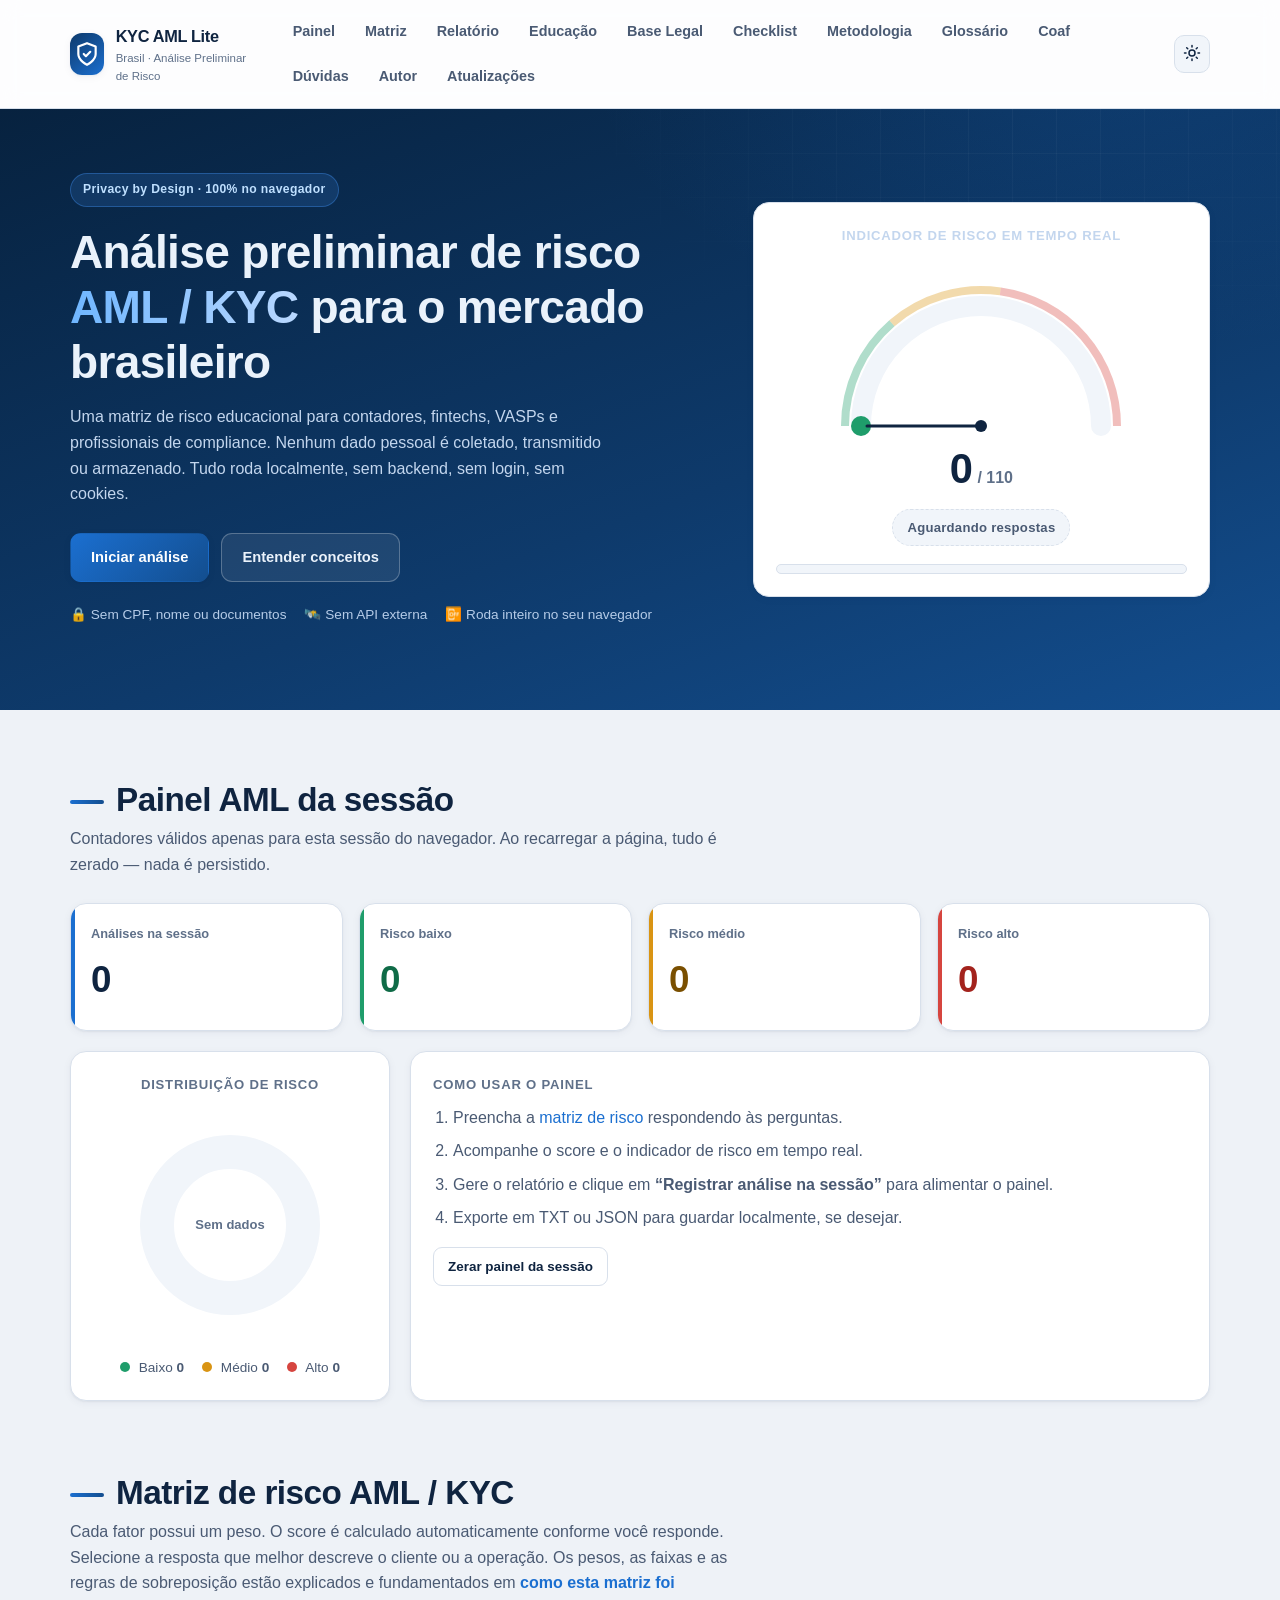
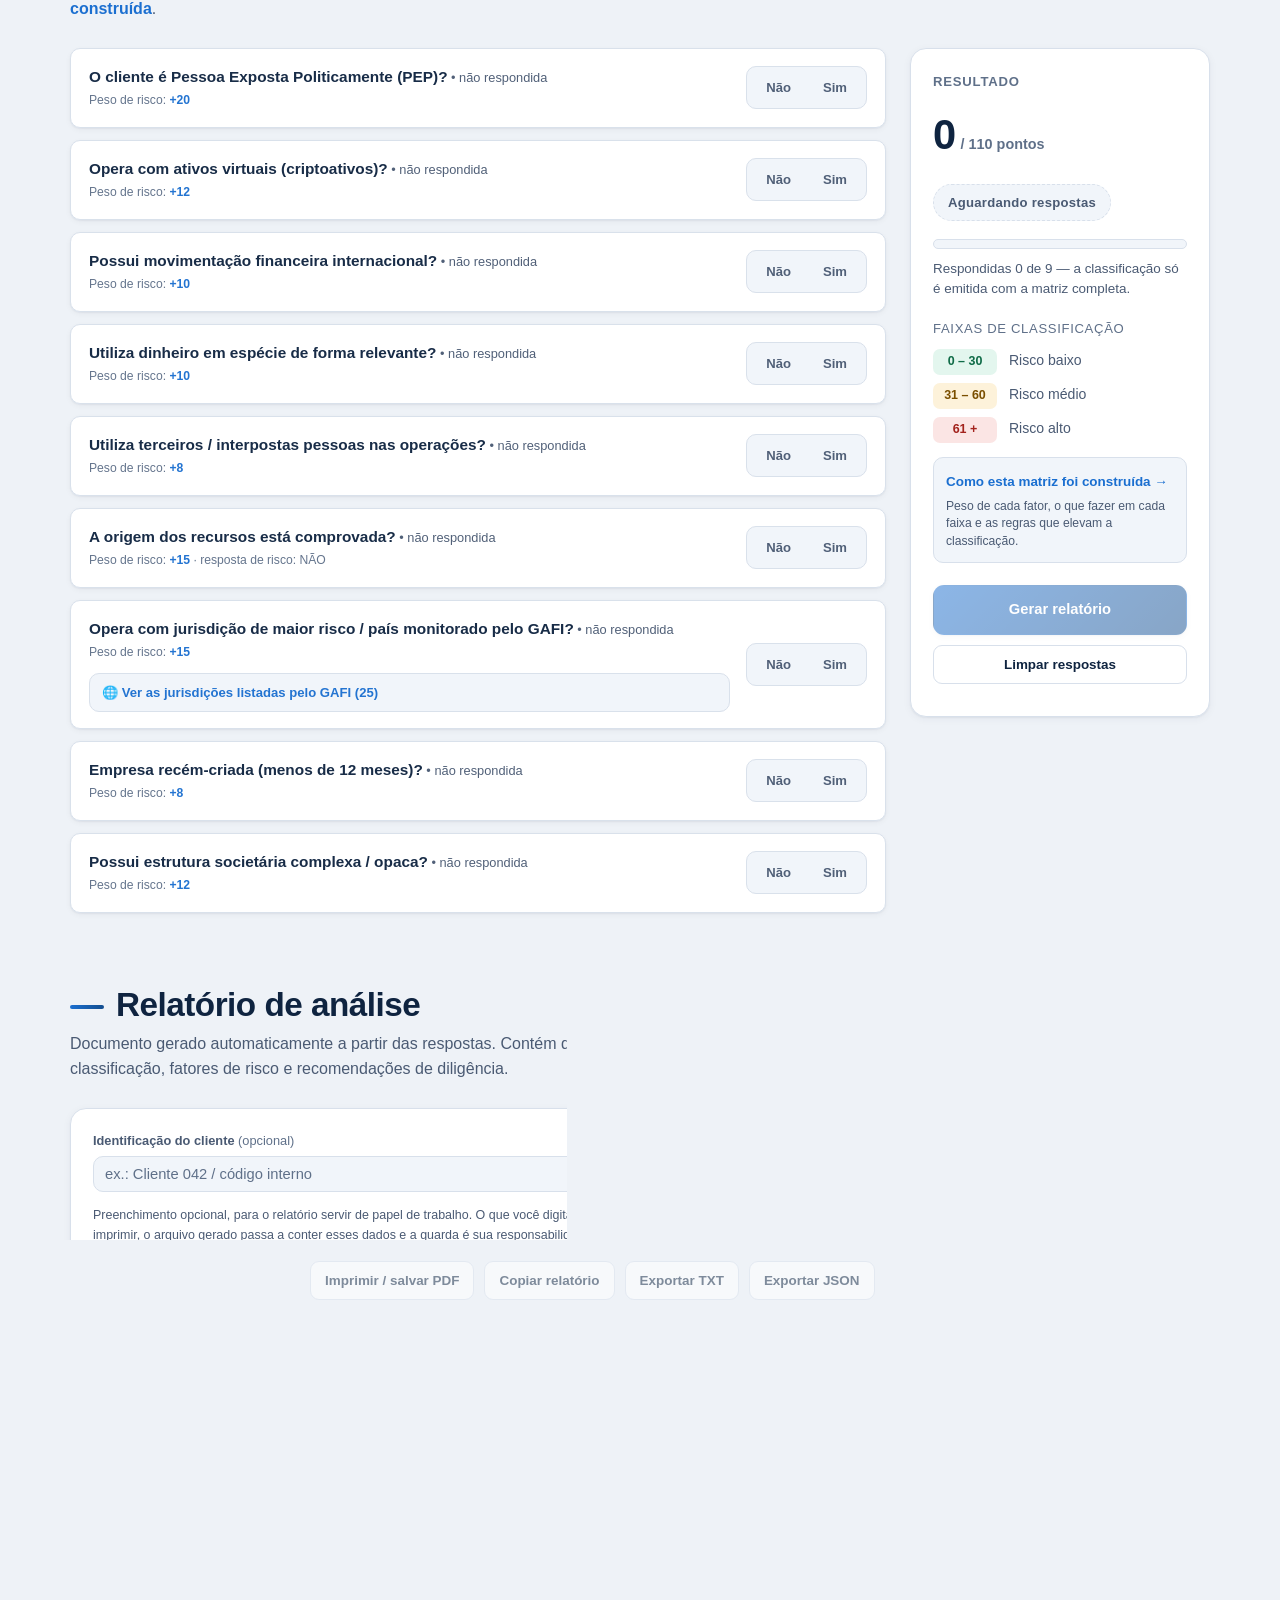
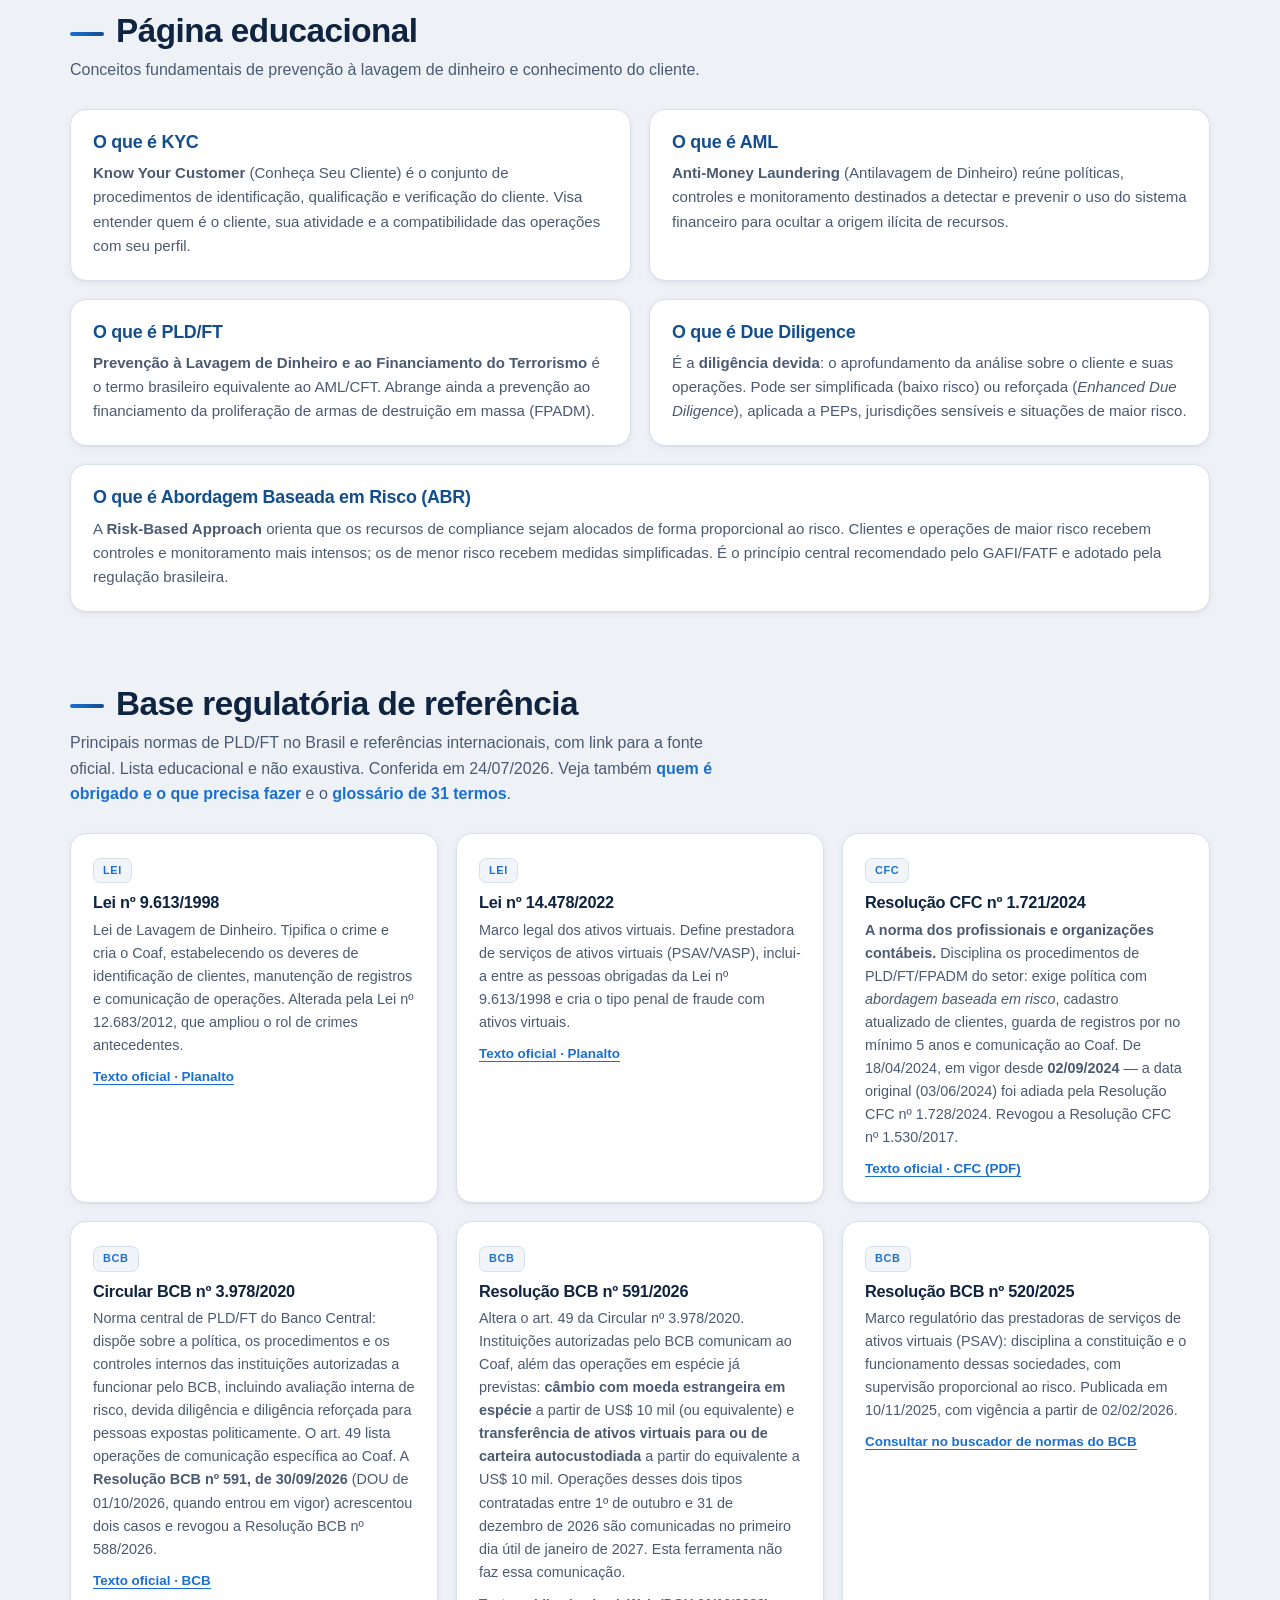
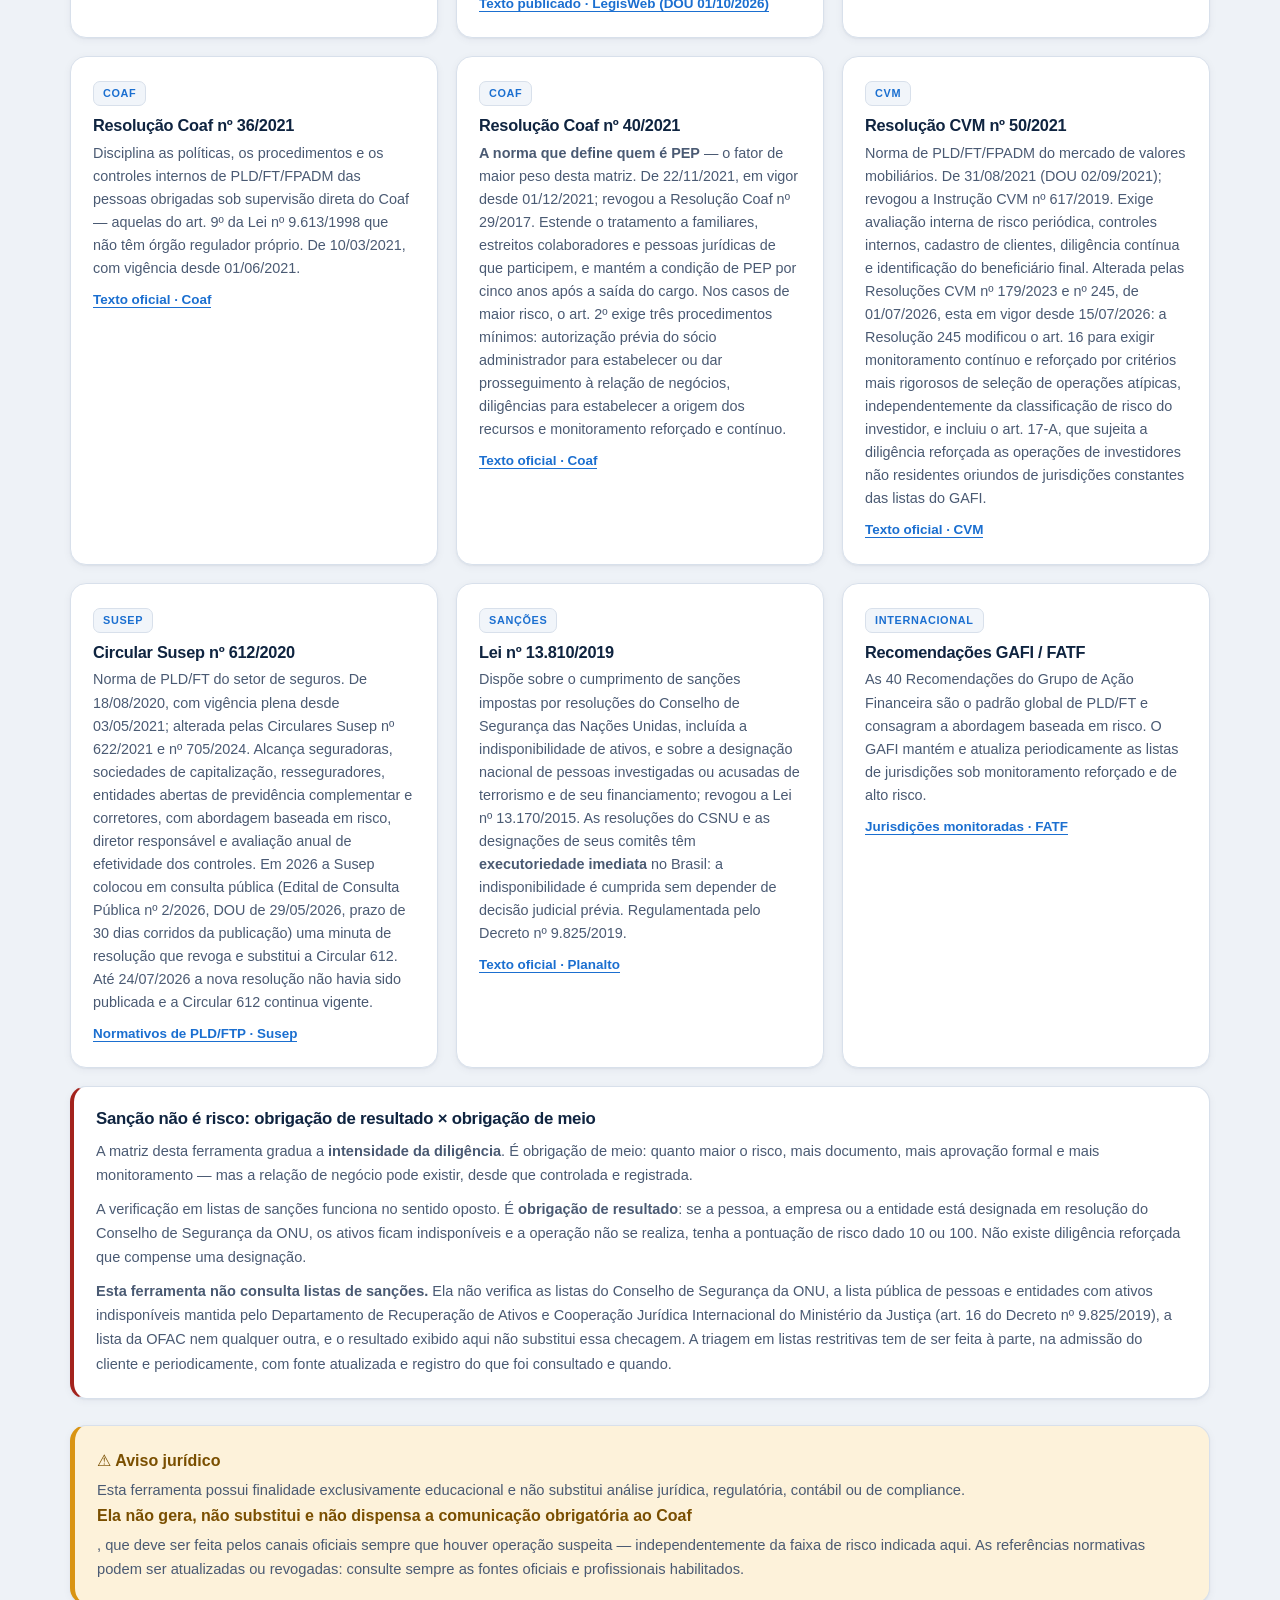
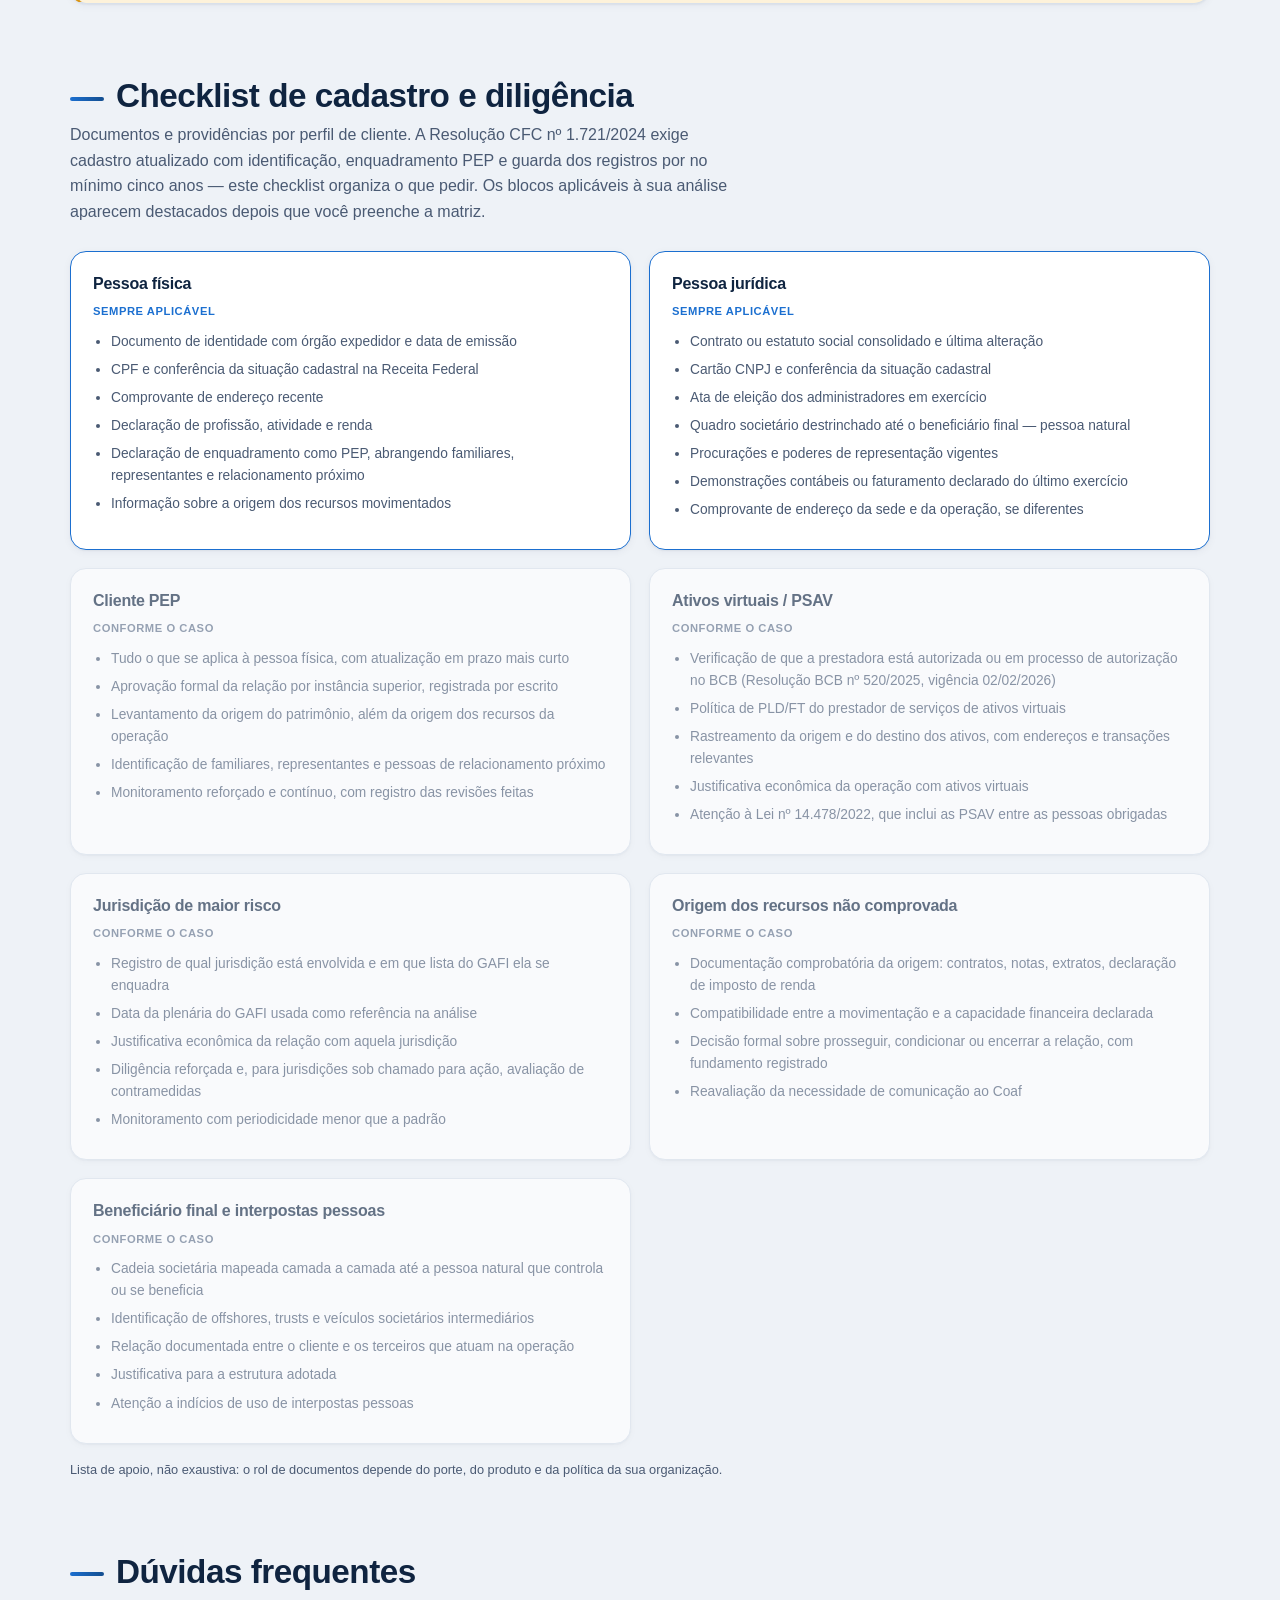
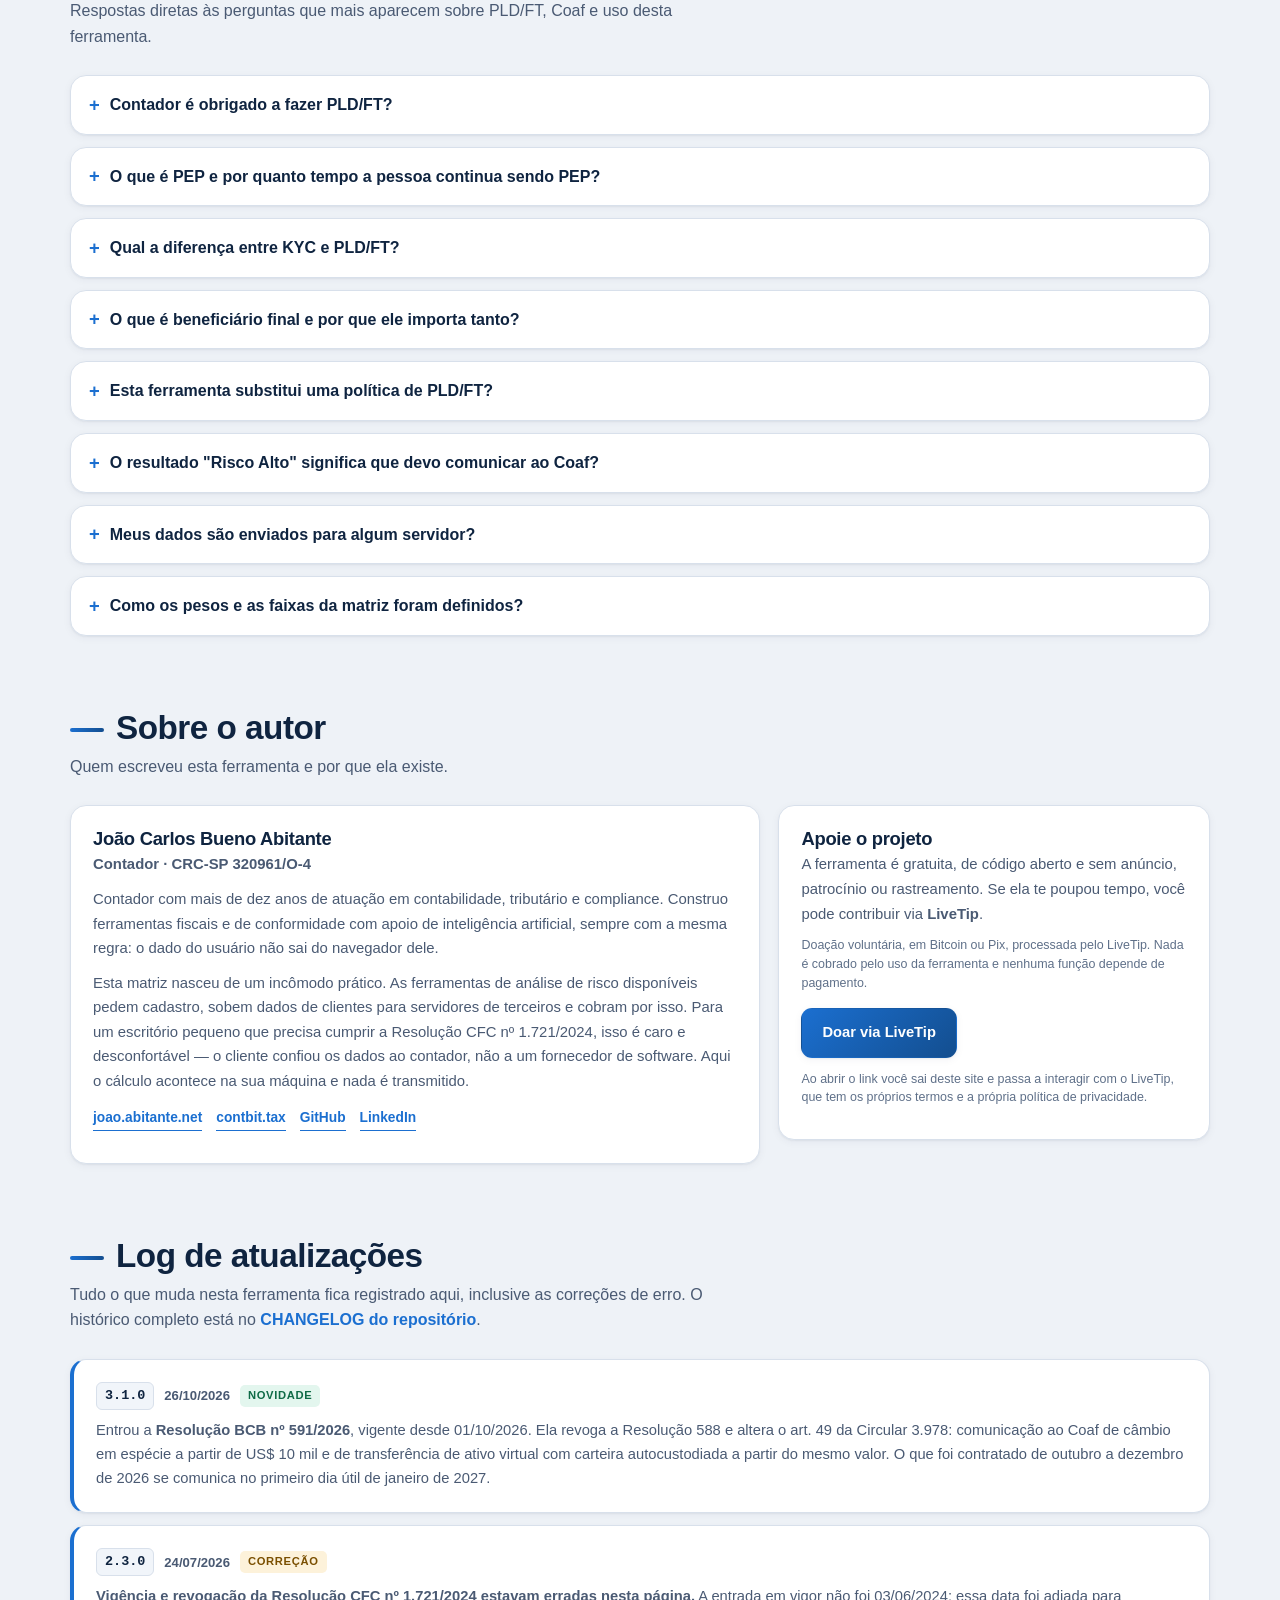
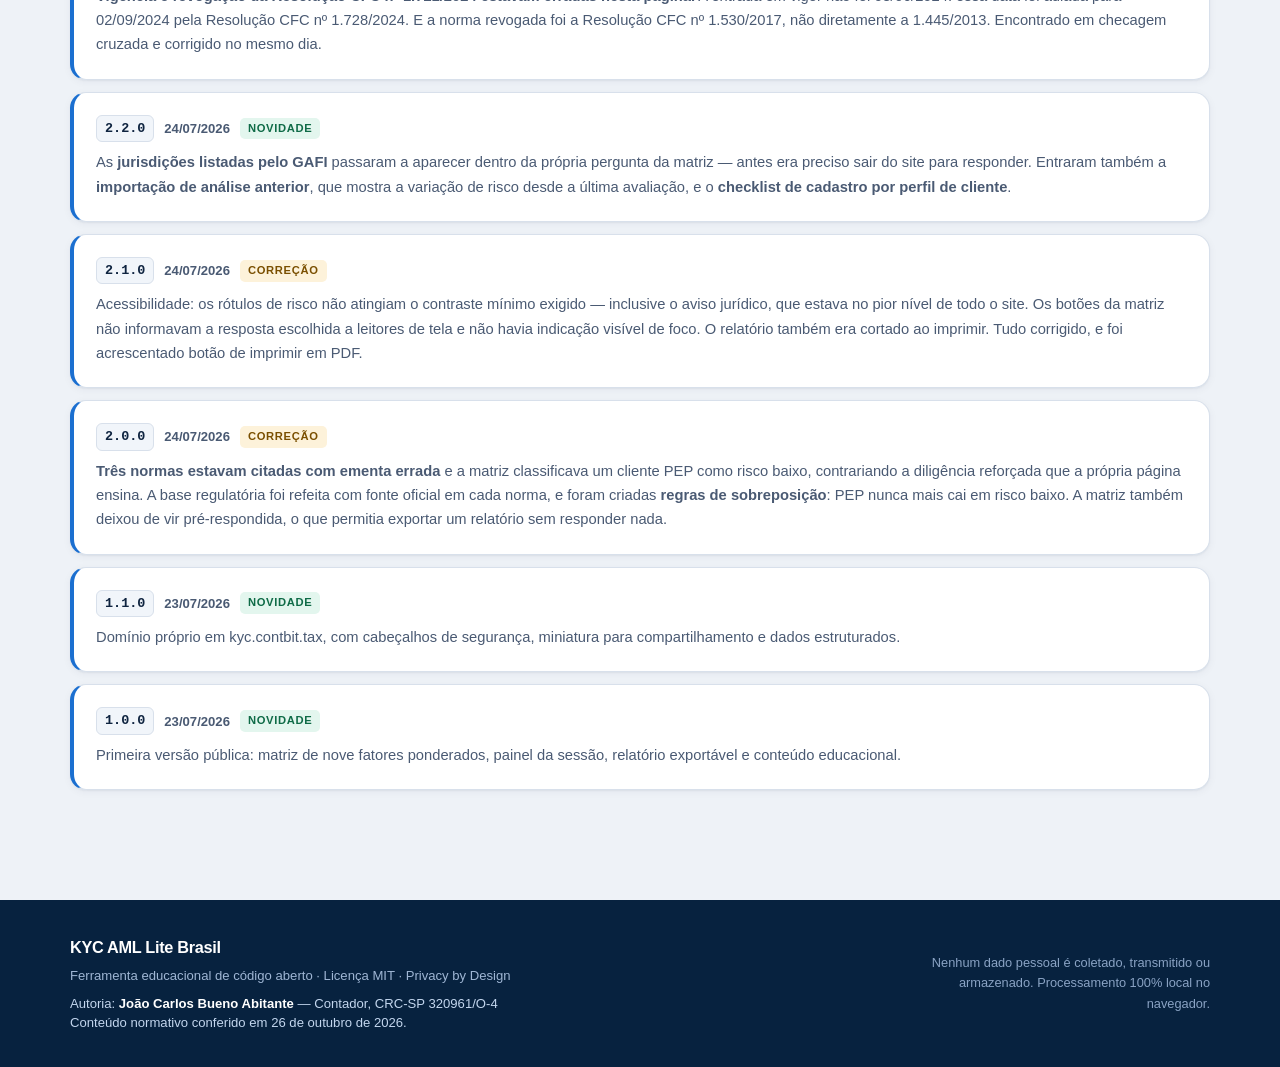
<file: index.html>
<!DOCTYPE html>
<html lang="pt-BR">
<head>
  <meta charset="UTF-8" />
  <meta name="viewport" content="width=device-width, initial-scale=1.0" />
  <meta name="description" content="Avalie o risco PLD/FT de um cliente em 9 fatores ponderados e gere um relatório com recomendações de diligência. Grátis, sem cadastro e sem enviar dado nenhum: roda inteiro no seu navegador." />
  <meta name="author" content="João Carlos Bueno Abitante" />
  <meta name="referrer" content="no-referrer" />
  <meta name="robots" content="index, follow" />
  <meta name="theme-color" content="#07223f" />
  <title>Matriz de Risco PLD/FT — análise KYC gratuita e sem cadastro</title>
  <link rel="canonical" href="https://kyc.contbit.tax/" />

  <link rel="icon" href="/favicon.ico" sizes="any" />
  <link rel="icon" type="image/png" href="/favicon.png" sizes="32x32" />
  <link rel="icon" type="image/png" href="/favicon-64.png" sizes="64x64" />
  <link rel="apple-touch-icon" href="/apple-touch-icon.png" />

  <!-- Open Graph / Twitter (imagem servida pelo próprio domínio) -->
  <meta property="og:type" content="website" />
  <meta property="og:site_name" content="KYC AML Lite Brasil" />
  <meta property="og:locale" content="pt_BR" />
  <meta property="og:title" content="Matriz de Risco PLD/FT — análise KYC gratuita e sem cadastro" />
  <meta property="og:description" content="Avalie o risco PLD/FT de um cliente em 9 fatores e gere um relatório de diligência. Grátis, sem cadastro e sem enviar dado nenhum." />
  <meta property="og:url" content="https://kyc.contbit.tax/" />
  <meta property="og:image" content="https://kyc.contbit.tax/og.png" />
  <meta property="og:image:width" content="1200" />
  <meta property="og:image:height" content="630" />
  <meta property="og:image:alt" content="KYC AML Lite Brasil — matriz de risco PLD/FT que roda no navegador, sem cadastro." />
  <meta name="twitter:card" content="summary_large_image" />
  <meta name="twitter:title" content="Matriz de Risco PLD/FT — análise KYC gratuita e sem cadastro" />
  <meta name="twitter:description" content="Avalie o risco PLD/FT de um cliente em 9 fatores. Grátis, sem cadastro, roda inteiro no seu navegador." />
  <meta name="twitter:image" content="https://kyc.contbit.tax/og.png" />
  <meta name="twitter:image:alt" content="KYC AML Lite Brasil — matriz de risco PLD/FT que roda no navegador, sem cadastro." />

  <script type="application/ld+json">
  {
    "@context": "https://schema.org",
    "@type": "WebApplication",
    "name": "KYC AML Lite Brasil",
    "url": "https://kyc.contbit.tax/",
    "description": "Ferramenta educacional gratuita de análise preliminar de risco AML/KYC. Privacy by Design: roda 100% no navegador, sem coleta de dados.",
    "applicationCategory": "BusinessApplication",
    "operatingSystem": "Web",
    "inLanguage": "pt-BR",
    "isAccessibleForFree": true,
    "offers": { "@type": "Offer", "price": "0", "priceCurrency": "BRL" },
    "datePublished": "2026-07-23",
    "dateModified": "2026-10-26",
    "author": {
      "@type": "Person",
      "@id": "https://joao.abitante.net/#pessoa",
      "name": "João Carlos Bueno Abitante",
      "jobTitle": "Contador",
      "url": "https://joao.abitante.net/",
      "hasCredential": {
        "@type": "EducationalOccupationalCredential",
        "credentialCategory": "Registro profissional",
        "name": "CRC-SP 320961/O-4",
        "recognizedBy": {
          "@type": "Organization",
          "name": "Conselho Regional de Contabilidade do Estado de São Paulo"
        }
      },
      "sameAs": ["https://joao.abitante.net/", "https://github.com/joaoabitante"]
    }
  }
  </script>
  <script type="application/ld+json">
  {
    "@context": "https://schema.org",
    "@type": "FAQPage",
    "inLanguage": "pt-BR",
    "mainEntity": [
      {
        "@type": "Question",
        "name": "Contador é obrigado a fazer PLD/FT?",
        "acceptedAnswer": { "@type": "Answer", "text": "Sim. Profissionais e organizações contábeis estão entre as pessoas obrigadas da Lei nº 9.613/1998, e a Resolução CFC nº 1.721/2024 detalha o que isso significa na prática: manter política de prevenção com abordagem baseada em risco, cadastrar e atualizar os dados dos clientes, guardar os registros por no mínimo cinco anos e comunicar ao Coaf as operações previstas na norma. A obrigação existe mesmo em escritório pequeno ou profissional autônomo." }
      },
      {
        "@type": "Question",
        "name": "O que é PEP e por quanto tempo a pessoa continua sendo PEP?",
        "acceptedAnswer": { "@type": "Answer", "text": "PEP é a pessoa exposta politicamente: quem ocupa ou ocupou cargo, emprego ou função pública relevante, no Brasil ou no exterior. A condição não termina junto com o mandato — ela permanece por um período após o afastamento (na regra geral, cinco anos) e alcança também familiares próximos, representantes e pessoas de relacionamento estreito. Ser PEP não é indício de irregularidade: significa que a relação exige diligência reforçada." }
      },
      {
        "@type": "Question",
        "name": "Qual a diferença entre KYC e PLD/FT?",
        "acceptedAnswer": { "@type": "Answer", "text": "KYC (know your customer) é o conjunto de procedimentos para conhecer e identificar o cliente — cadastro, documentos, entendimento da atividade e da origem dos recursos. PLD/FT é o programa mais amplo de prevenção à lavagem de dinheiro e ao financiamento do terrorismo, que inclui o KYC, mas também monitoramento das operações, avaliação de risco, treinamento, governança e a comunicação de operações suspeitas." }
      },
      {
        "@type": "Question",
        "name": "O que é beneficiário final e por que ele importa tanto?",
        "acceptedAnswer": { "@type": "Answer", "text": "Beneficiário final é a pessoa natural que, no fim da cadeia, controla ou se beneficia economicamente da operação — mesmo que o contrato esteja no nome de uma empresa ou de um terceiro. Ele importa porque ocultar quem realmente está por trás do dinheiro é o núcleo da lavagem: estruturas societárias em camadas e uso de interpostas pessoas existem justamente para dificultar essa identificação." }
      },
      {
        "@type": "Question",
        "name": "Esta ferramenta substitui uma política de PLD/FT?",
        "acceptedAnswer": { "@type": "Answer", "text": "Não. Ela é um apoio educacional para organizar uma análise preliminar de risco e nada mais. Uma política de PLD/FT é documento formal da organização, com governança, responsável designado, procedimentos de monitoramento, treinamento e critérios de comunicação. O resultado gerado aqui não é parecer, laudo nem relatório de compliance, e não dispensa profissional habilitado." }
      },
      {
        "@type": "Question",
        "name": "O resultado Risco Alto significa que devo comunicar ao Coaf?",
        "acceptedAnswer": { "@type": "Answer", "text": "Não diretamente — são coisas distintas. A classificação de risco orienta a intensidade da diligência que você aplica ao cliente. A comunicação ao Coaf decorre de hipóteses previstas em norma (operações suspeitas ou de comunicação obrigatória) e independe da faixa apontada aqui: pode haver dever de comunicar num cliente classificado como baixo risco, e pode não haver em um de risco alto." }
      },
      {
        "@type": "Question",
        "name": "Meus dados são enviados para algum servidor?",
        "acceptedAnswer": { "@type": "Answer", "text": "Não. A matriz é calculada inteiramente dentro do seu navegador, em JavaScript, e a página não faz nenhuma requisição de rede depois de carregada — não há API, banco de dados, cookie ou serviço de análise. Se você preencher os campos opcionais de identificação, eles também não saem da máquina e desaparecem ao fechar a aba." }
      },
      {
        "@type": "Question",
        "name": "Como os pesos e as faixas da matriz foram definidos?",
        "acceptedAnswer": { "@type": "Answer", "text": "Os pesos refletem a gravidade relativa que os fatores costumam ter na literatura de PLD/FT e nas tipologias mais conhecidas, e as faixas (0 a 30 baixo, 31 a 60 médio, 61 ou mais alto) são um recorte didático. Além da soma, existem regras de sobreposição: um cliente PEP, por exemplo, nunca é classificado como risco baixo, porque a diligência reforçada é exigida por norma." }
      }
    ]
  }
  </script>
  <script>
  /* Aplica o tema ANTES de qualquer pintura: rodando só no DOMContentLoaded,
     quem usa modo escuro via um flash branco a cada carregamento. */
  (function () {
    try {
      var t = localStorage.getItem("kyc_theme");
      if (!t) {
        t = (window.matchMedia && window.matchMedia("(prefers-color-scheme: dark)").matches) ? "dark" : "light";
      }
      document.documentElement.setAttribute("data-theme", t);
    } catch (e) {
      document.documentElement.setAttribute("data-theme", "light");
    }
  })();
  </script>
  <style>
/* =====================================================================
   KYC AML Lite Brasil — style.css
   Tema institucional fintech: azul escuro, branco, cinza claro
   Suporte a modo claro/escuro via [data-theme]
   ===================================================================== */

:root {
  /* Paleta base (modo claro) */
  --navy-900: #07223f;
  --navy-800: #0a2c52;
  --navy-700: #0e3a6b;
  --navy-600: #134e8f;
  --blue-500: #1b6fd0;
  --blue-400: #3d8be8;

  --bg:        #eef2f7;
  --bg-soft:   #f7f9fc;
  --surface:   #ffffff;
  --surface-2: #f1f5fa;
  --border:    #d8e0eb;
  --text:      #0f2440;
  --text-soft: #4a5a73;
  --text-mute: #5f7089;

  /* --low/--med/--high: PREENCHIMENTO (gráficos, barras, botões ativos).
     --*-ink: TINTA sobre --*-bg, calibrada para contraste AA (>= 4.5:1). */
  --low:  #1f9d6b;
  --low-bg: #e3f6ee;
  --low-ink: #0f6b47;
  --low-solid: #0f6b47;
  --med:  #d99413;
  --med-bg: #fdf2da;
  --med-ink: #7a4f00;
  --high: #d6453f;
  --high-bg: #fbe5e4;
  --high-ink: #a3231d;
  --high-solid: #a3231d;

  --shadow-sm: 0 1px 2px rgba(10,44,82,.06), 0 2px 8px rgba(10,44,82,.05);
  --shadow-md: 0 10px 30px rgba(10,44,82,.10);
  --radius:    16px;
  --radius-sm: 10px;

  --font-sans: "Segoe UI", "Helvetica Neue", Helvetica, Arial, system-ui, sans-serif;
  --font-mono: ui-monospace, "SF Mono", "Cascadia Code", Consolas, "Liberation Mono", monospace;
}

[data-theme="dark"] {
  --bg:        #060f1c;
  --bg-soft:   #0a1626;
  --surface:   #0e1d33;
  --surface-2: #122742;
  --border:    #1d3354;
  --text:      #e8eef7;
  --text-soft: #aebdd2;
  --text-mute: #8fa2bd;

  --low-bg: #0d2a20;
  --low-ink: #4ddba0;
  --low-solid: #157a52;
  --med-bg: #2e2410;
  --med-ink: #f0b429;
  --high-bg: #321515;
  --high-ink: #ff8a84;
  --high-solid: #b3352f;

  --shadow-sm: 0 1px 2px rgba(0,0,0,.4);
  --shadow-md: 0 14px 40px rgba(0,0,0,.5);
}

* { box-sizing: border-box; margin: 0; padding: 0; }

html { scroll-behavior: smooth; scroll-padding-top: 86px; }

body {
  font-family: var(--font-sans);
  background: var(--bg);
  color: var(--text);
  line-height: 1.6;
  -webkit-font-smoothing: antialiased;
  transition: background .3s ease, color .3s ease;
}

.container { width: min(1140px, 92%); margin-inline: auto; }

a { color: var(--blue-500); text-decoration: none; }
a:hover { text-decoration: underline; }

h1, h2, h3, h4 { line-height: 1.2; letter-spacing: -.015em; }

/* ===================== HEADER ===================== */
.site-header {
  position: sticky; top: 0; z-index: 50;
  background: color-mix(in srgb, var(--surface) 86%, transparent);
  border-bottom: 1px solid var(--border);
}
/* blur no header fixo é o item mais caro por frame em celular fraco:
   só é aplicado onde há folga de tela e o usuário não pediu menos movimento */
@media (min-width: 981px) and (prefers-reduced-motion: no-preference) {
  .site-header { backdrop-filter: saturate(140%) blur(10px); }
}
.header-inner { display: flex; align-items: center; gap: 22px; padding: 12px 0; }
.brand { display: flex; align-items: center; gap: 12px; }
.brand-mark {
  width: 42px; height: 42px; border-radius: 12px;
  display: grid; place-items: center; color: #fff;
  background: linear-gradient(140deg, var(--navy-700), var(--blue-500));
  box-shadow: var(--shadow-sm);
}
.brand-text { display: flex; flex-direction: column; }
.brand-title { font-weight: 800; font-size: 1.02rem; color: var(--text); letter-spacing: -.02em; }
.brand-sub { font-size: .72rem; color: var(--text-mute); }

.main-nav { margin-left: auto; display: flex; gap: 6px; flex-wrap: wrap; }
.main-nav a {
  color: var(--text-soft); font-size: .9rem; font-weight: 600;
  padding: 8px 12px; border-radius: 9px; text-decoration: none;
  transition: background .2s, color .2s;
}
.main-nav a:hover { background: var(--surface-2); color: var(--text); }

.theme-toggle {
  width: 44px; height: 38px; border-radius: 10px; cursor: pointer;
  border: 1px solid var(--border); background: var(--surface-2); color: var(--text);
  display: grid; place-items: center; transition: background .2s, transform .1s;
}
.theme-toggle:hover { background: var(--surface); }
.theme-toggle:active { transform: scale(.94); }
.theme-icon-dark { display: none; }
[data-theme="dark"] .theme-icon-light { display: none; }
[data-theme="dark"] .theme-icon-dark { display: block; }

/* ===================== HERO ===================== */
.hero {
  background:
    radial-gradient(900px 500px at 88% -10%, rgba(27,111,208,.18), transparent 60%),
    linear-gradient(160deg, var(--navy-900), var(--navy-700) 60%, var(--navy-600));
  color: #eaf2fb; padding: 64px 0 84px;
  position: relative; overflow: hidden;
}
.hero::after {
  content: ""; position: absolute; inset: 0;
  background-image: linear-gradient(rgba(255,255,255,.04) 1px, transparent 1px),
                    linear-gradient(90deg, rgba(255,255,255,.04) 1px, transparent 1px);
  background-size: 44px 44px; mask-image: radial-gradient(700px 400px at 80% 0%, #000, transparent 70%);
  pointer-events: none;
}
.hero-inner { position: relative; display: grid; grid-template-columns: 1.25fr .9fr; gap: 48px; align-items: center; }
.pill {
  display: inline-block; font-size: .76rem; font-weight: 700; letter-spacing: .03em;
  padding: 6px 12px; border-radius: 999px; color: #bfe0ff;
  background: rgba(61,139,232,.18); border: 1px solid rgba(61,139,232,.4);
}
.hero h1 { font-size: clamp(1.9rem, 3.6vw, 3rem); margin: 18px 0 14px; font-weight: 800; }
.grad { background: linear-gradient(90deg, #6fb6ff, #b9d8ff); -webkit-background-clip: text; background-clip: text; color: transparent; }
.hero p { color: #c3d6ee; max-width: 60ch; }
.hero-actions { display: flex; gap: 12px; margin: 26px 0 22px; flex-wrap: wrap; }
.hero-badges { list-style: none; display: flex; gap: 18px; flex-wrap: wrap; font-size: .85rem; color: #b6cce8; }

/* Botões */
.btn {
  display: inline-flex; align-items: center; justify-content: center; gap: 8px;
  font: inherit; font-weight: 700; font-size: .92rem; cursor: pointer;
  padding: 12px 20px; border-radius: 11px; border: 1px solid transparent;
  transition: transform .08s, background .2s, box-shadow .2s, border-color .2s;
  text-decoration: none;
}
.btn:active { transform: translateY(1px); }
.btn-primary { background: linear-gradient(135deg, var(--blue-500), var(--navy-600)); color: #fff; box-shadow: var(--shadow-sm); }
.btn-primary:hover { box-shadow: 0 8px 24px rgba(27,111,208,.4); text-decoration: none; }
.btn-ghost { background: var(--surface); color: var(--text); border-color: var(--border); }
.btn-ghost:hover { background: var(--surface-2); text-decoration: none; }
.hero .btn-ghost { background: rgba(255,255,255,.08); color: #eaf2fb; border-color: rgba(255,255,255,.25); }
.hero .btn-ghost:hover { background: rgba(255,255,255,.16); }
.btn-sm { padding: 8px 14px; font-size: .84rem; border-radius: 9px; }
.btn-block { width: 100%; }

/* Card medidor no hero */
.hero-gauge { text-align: center; }
.card-mini-title { font-size: .82rem; text-transform: uppercase; letter-spacing: .06em; color: var(--text-mute); margin-bottom: 10px; font-weight: 700; }
.gauge-readout { margin-top: -10px; }
.gauge-score { font-size: 2.6rem; font-weight: 800; color: var(--text); }
.gauge-max { color: var(--text-mute); font-weight: 600; }

/* ===================== CARDS / SECTIONS ===================== */
.card {
  background: var(--surface); border: 1px solid var(--border);
  border-radius: var(--radius); padding: 22px; box-shadow: var(--shadow-sm);
}
.main-stack { display: flex; flex-direction: column; gap: 72px; padding: 70px 0; }
.section-head { margin-bottom: 26px; }
.section-head h2 { font-size: clamp(1.5rem, 2.6vw, 2.1rem); font-weight: 800; }
.section-head h2::before {
  content: ""; display: inline-block; width: 34px; height: 4px; border-radius: 4px;
  background: linear-gradient(90deg, var(--blue-500), var(--navy-600)); margin-right: 12px; vertical-align: middle;
}
.section-desc { color: var(--text-soft); max-width: 75ch; margin-top: 6px; }

/* ===================== DASHBOARD ===================== */
.stat-grid { display: grid; grid-template-columns: repeat(4, 1fr); gap: 16px; }
.stat-card {
  background: var(--surface); border: 1px solid var(--border); border-radius: var(--radius);
  padding: 20px; box-shadow: var(--shadow-sm); position: relative; overflow: hidden;
}
.stat-card::before { content: ""; position: absolute; left: 0; top: 0; bottom: 0; width: 4px; }
.stat-total::before { background: var(--blue-500); }
.stat-low::before   { background: var(--low); }
.stat-med::before   { background: var(--med); }
.stat-high::before  { background: var(--high); }
.stat-label { display: block; font-size: .8rem; color: var(--text-mute); font-weight: 600; margin-bottom: 6px; }
.stat-value { font-size: 2.3rem; font-weight: 800; }
.stat-low .stat-value { color: var(--low-ink); }
.stat-med .stat-value { color: var(--med-ink); }
.stat-high .stat-value { color: var(--high-ink); }

.dash-bottom { display: grid; grid-template-columns: 320px 1fr; gap: 20px; margin-top: 20px; }
.chart-card { text-align: center; }
.chart-legend { list-style: none; display: flex; justify-content: center; gap: 18px; margin-top: 12px; font-size: .85rem; color: var(--text-soft); flex-wrap: wrap; }
.dot { display: inline-block; width: 10px; height: 10px; border-radius: 50%; margin-right: 5px; }
.dot-low { background: var(--low); } .dot-med { background: var(--med); } .dot-high { background: var(--high); }
.howto { padding-left: 20px; color: var(--text-soft); display: flex; flex-direction: column; gap: 8px; margin-bottom: 16px; }

/* ===================== MATRIZ ===================== */
.matrix-layout { display: grid; grid-template-columns: 1fr 300px; gap: 24px; align-items: start; }
.matrix-form { display: flex; flex-direction: column; gap: 12px; }
.q-item {
  background: var(--surface); border: 1px solid var(--border); border-radius: var(--radius-sm);
  padding: 16px 18px; display: flex; align-items: center; gap: 16px; box-shadow: var(--shadow-sm);
  transition: border-color .2s, box-shadow .2s;
}
.q-item.is-risk { border-color: color-mix(in srgb, var(--high) 50%, var(--border)); }
.q-main { flex: 1; }
.q-text { font-weight: 600; font-size: .96rem; }
.q-meta { font-size: .76rem; color: var(--text-mute); margin-top: 2px; }
.q-weight { font-weight: 700; color: var(--blue-500); }

.segmented { display: inline-flex; background: var(--surface-2); border: 1px solid var(--border); border-radius: 10px; padding: 3px; }
.segmented button {
  font: inherit; font-weight: 700; font-size: .82rem; cursor: pointer; border: none; background: transparent;
  color: var(--text-soft); padding: 7px 16px; border-radius: 8px; transition: background .15s, color .15s;
}
.segmented button.active-no { background: var(--low-solid); color: #fff; }
.segmented button.active-yes { background: var(--high-solid); color: #fff; }
/* Para a pergunta invertida (origem comprovada), inverter as cores semânticas */
.segmented.inverted button.active-no { background: var(--high-solid); color: #fff; }
.segmented.inverted button.active-yes { background: var(--low-solid); color: #fff; }

/* Painel lateral */
.matrix-side { position: sticky; top: 90px; }
.side-score { margin-bottom: 10px; }
.side-score-value { font-size: 2.6rem; font-weight: 800; }
.side-score-max { color: var(--text-mute); font-size: .9rem; font-weight: 600; }
.side-sub { margin: 20px 0 10px; font-size: .82rem; text-transform: uppercase; letter-spacing: .05em; color: var(--text-mute); }
.bands { list-style: none; display: flex; flex-direction: column; gap: 8px; font-size: .88rem; color: var(--text-soft); }
.band-chip { display: inline-block; min-width: 64px; text-align: center; font-weight: 700; font-size: .78rem; padding: 3px 8px; border-radius: 7px; margin-right: 8px; }
.band-low { background: var(--low-bg); color: var(--low-ink); }
.band-med { background: var(--med-bg); color: var(--med-ink); }
.band-high { background: var(--high-bg); color: var(--high-ink); }
.side-actions { margin-top: 22px; display: flex; flex-direction: column; gap: 10px; }

/* Badge de risco + progresso */
.risk-badge {
  display: inline-block; font-weight: 800; font-size: .82rem; letter-spacing: .02em;
  padding: 7px 14px; border-radius: 999px; margin: 6px 0;
}
.risk-low  { background: var(--low-bg);  color: var(--low-ink); }
.risk-med  { background: var(--med-bg);  color: var(--med-ink); }
.risk-high { background: var(--high-bg); color: var(--high-ink); }

.progress-wrap { height: 10px; background: var(--surface-2); border: 1px solid var(--border); border-radius: 999px; overflow: hidden; margin-top: 12px; }
.progress-bar { height: 100%; width: 0%; border-radius: 999px; background: var(--low); transition: width .4s ease, background .4s ease; }

/* ===================== RELATÓRIO ===================== */
.report-toolbar { display: flex; gap: 10px; flex-wrap: wrap; align-items: center; margin-bottom: 16px; }
.toolbar-msg { font-size: .82rem; font-weight: 700; color: var(--low-ink); margin-left: auto; }
.report-output {
  font-family: var(--font-mono); font-size: .86rem; line-height: 1.7;
  white-space: pre-wrap; word-break: break-word; color: var(--text);
  background: var(--surface-2); border: 1px solid var(--border); border-radius: var(--radius-sm);
  padding: 20px; min-height: 200px; max-height: 560px; overflow: auto;
}

/* ===================== EDUCAÇÃO ===================== */
.edu-grid { display: grid; grid-template-columns: repeat(2, 1fr); gap: 18px; }
.edu-card h3 { font-size: 1.12rem; margin-bottom: 8px; color: var(--navy-600); }
[data-theme="dark"] .edu-card h3 { color: var(--blue-400); }
.edu-card p { color: var(--text-soft); font-size: .94rem; }
.edu-wide { grid-column: 1 / -1; }

/* ===================== REGULATÓRIO ===================== */
.reg-grid { display: grid; grid-template-columns: repeat(3, 1fr); gap: 18px; }
.reg-card { position: relative; }
.reg-tag {
  display: inline-block; font-size: .68rem; font-weight: 800; text-transform: uppercase; letter-spacing: .06em;
  padding: 3px 9px; border-radius: 7px; margin-bottom: 10px;
  background: var(--surface-2); color: var(--blue-500); border: 1px solid var(--border);
}
.reg-card h3 { font-size: 1.02rem; margin-bottom: 6px; }
.reg-card p { color: var(--text-soft); font-size: .9rem; }
/* Estado "não respondido" e regras de sobreposição */
.risk-badge.risk-pending { background: var(--surface-2); color: var(--text-soft); border: 1px dashed var(--border); }
.q-item.is-pending { opacity: .96; }
.q-item.is-pending .q-text::after { content: " • não respondida"; color: var(--text-soft); font-size: .8rem; font-weight: 500; }
.matrix-progress { font-size: .84rem; color: var(--text-soft); margin-top: 10px; line-height: 1.45; }
.matrix-progress.is-complete { color: var(--low-ink); font-weight: 600; }
.override-box { margin-top: 12px; padding: 10px 12px; border-radius: 8px; background: rgba(214, 158, 46, .10); border: 1px solid var(--med); }
.override-box strong { display: block; font-size: .85rem; color: var(--med-ink); margin-bottom: 6px; }
.override-box ul { margin: 0; padding-left: 18px; }
.override-box li { font-size: .82rem; color: var(--text-soft); line-height: 1.5; margin-bottom: 4px; }
.btn:disabled { opacity: .5; cursor: not-allowed; }
.revisao-box { margin-top: 12px; padding: 9px 11px; border-radius: 8px; background: rgba(27,111,208,.09); border: 1px solid var(--blue-500); font-size: .8rem; color: var(--text-soft); line-height: 1.5; }
.import-label { cursor: pointer; display: inline-flex; align-items: center; }
.import-label:focus-within { outline: 3px solid var(--blue-500); outline-offset: 2px; }
#importJson:focus-visible + .import-label, .sr-only:focus + .import-label { outline: 3px solid var(--blue-500); }
/* Card de sanções */
.sancoes-card { margin-top: 18px; border-left: 4px solid var(--high-solid); }
.sancoes-card h3 { font-size: 1.05rem; margin-bottom: 10px; }
.sancoes-card p { color: var(--text-soft); font-size: .91rem; line-height: 1.65; margin-bottom: 10px; }
.sancoes-card p:last-child { margin-bottom: 0; }

/* Sobre o autor e doação */
.sobre-grid { display: grid; grid-template-columns: 1.6fr 1fr; gap: 18px; align-items: start; }
.sobre-card h3 { font-size: 1.15rem; margin-bottom: 2px; }
.sobre-cargo { font-size: .84rem; font-weight: 700; color: var(--blue-500); margin-bottom: 12px; }
.sobre-card p { color: var(--text-soft); font-size: .93rem; line-height: 1.65; margin-bottom: 10px; }
.sobre-links { display: flex; flex-wrap: wrap; gap: 14px; margin-top: 14px; }
.sobre-links a { font-size: .86rem; font-weight: 700; color: var(--blue-500); text-decoration: none; border-bottom: 1px solid currentColor; }
.doacao-card .btn { margin: 6px 0 12px; }
.doacao-nota { font-size: .78rem !important; color: var(--text-mute) !important; line-height: 1.5 !important; }
@media (max-width: 980px) { .sobre-grid { grid-template-columns: 1fr; } }

/* Log de atualizações */
.log-list { display: flex; flex-direction: column; gap: 12px; }
.log-item { border-left: 4px solid var(--blue-500); }
.log-head { display: flex; align-items: center; gap: 10px; flex-wrap: wrap; margin-bottom: 8px; }
.log-versao { font-family: var(--font-mono); font-size: .84rem; font-weight: 700; color: var(--text); background: var(--surface-2); border: 1px solid var(--border); border-radius: 6px; padding: 2px 8px; }
.log-head time { font-size: .82rem; color: var(--text-soft); font-weight: 600; }
.log-tag { font-size: .7rem; font-weight: 800; text-transform: uppercase; letter-spacing: .06em; padding: 2px 8px; border-radius: 5px; }
.log-tag.log-novo { background: var(--low-bg); color: var(--low-ink); }
.log-tag.log-fix { background: var(--med-bg); color: var(--med-ink); }
.log-item p { color: var(--text-soft); font-size: .92rem; line-height: 1.65; margin: 0; }
.section-desc a { color: var(--blue-500); font-weight: 600; }
.side-metodologia { margin: 14px 0 0; padding: 10px 12px; background: var(--surface-2); border: 1px solid var(--border); border-radius: var(--radius-sm); }
.side-metodologia a { font-size: .84rem; font-weight: 700; color: var(--blue-500); text-decoration: none; }
.side-metodologia a:hover { text-decoration: underline; }
.side-metodologia span { display: inline-block; margin-top: 4px; font-size: .76rem; color: var(--text-soft); line-height: 1.45; }
.side-link { font-size: .72rem; font-weight: 700; color: var(--blue-500); text-transform: none; letter-spacing: 0; margin-left: 6px; }

/* Canvas responsivo: sem max-width, o medidor de 300px estourava telas de ~370px */
#gaugeCanvas, #donutCanvas { max-width: 100%; height: auto; display: block; margin: 0 auto; }
/* Reserva de espaço do formulário injetado por JS, para não deslocar o layout */
#riskForm { min-height: 620px; }
@media (max-width: 720px) { #riskForm { min-height: 0; } }

/* Checklist documental */
.checklist-grid { display: grid; grid-template-columns: repeat(2, 1fr); gap: 18px; }
.check-card { opacity: .62; transition: opacity .2s, border-color .2s; }
.check-card.is-aplicavel { opacity: 1; border-color: var(--blue-500); box-shadow: var(--shadow-sm); }
.check-card h3 { font-size: 1rem; margin-bottom: 4px; }
.check-tag { display: inline-block; font-size: .7rem; font-weight: 700; text-transform: uppercase; letter-spacing: .05em; color: var(--text-mute); margin-bottom: 10px; }
.check-card.is-aplicavel .check-tag { color: var(--blue-500); }
.check-card ul { margin: 0; padding-left: 18px; }
.check-card li { font-size: .86rem; color: var(--text-soft); line-height: 1.6; margin-bottom: 6px; }
.checklist-nota { font-size: .8rem; color: var(--text-soft); margin-top: 16px; }
@media (max-width: 720px) { .checklist-grid { grid-template-columns: 1fr; } }

/* Painel do GAFI dentro da matriz */
.gafi-panel { margin-top: 10px; border: 1px solid var(--border); border-radius: var(--radius-sm); background: var(--surface-2); }
.gafi-panel summary { cursor: pointer; padding: 8px 12px; font-size: .82rem; font-weight: 700; color: var(--blue-500); list-style: none; }
.gafi-panel summary::-webkit-details-marker { display: none; }
.gafi-panel summary::before { content: "🌐 "; }
.gafi-panel[open] summary { border-bottom: 1px solid var(--border); }
.gafi-grupo { padding: 10px 12px 4px; }
.gafi-grupo strong { font-size: .78rem; text-transform: uppercase; letter-spacing: .04em; }
.gafi-grupo strong.gafi-alto { color: var(--high-ink); }
.gafi-grupo strong.gafi-cinza { color: var(--med-ink); }
.gafi-desc { font-size: .78rem; color: var(--text-soft); margin: 3px 0 6px; line-height: 1.5; }
.gafi-grupo ul { display: flex; flex-wrap: wrap; gap: 4px 6px; margin: 0; padding: 0; list-style: none; }
.gafi-grupo li { font-size: .78rem; background: var(--surface); border: 1px solid var(--border); border-radius: 5px; padding: 2px 7px; color: var(--text); }
.gafi-rodape { font-size: .74rem; color: var(--text-soft); padding: 8px 12px 0; margin: 0; line-height: 1.5; }
.gafi-link { display: inline-block; margin: 6px 12px 12px; font-size: .78rem; font-weight: 700; color: var(--blue-500); }

/* FAQ */
.faq-list { display: flex; flex-direction: column; gap: 12px; }
.faq-item { padding: 0; }
.faq-item summary {
  cursor: pointer; list-style: none; padding: 16px 18px;
  font-weight: 700; font-size: 1rem; color: var(--text);
  display: flex; align-items: center; gap: 10px;
}
.faq-item summary::-webkit-details-marker { display: none; }
.faq-item summary::before { content: "+"; color: var(--blue-500); font-weight: 800; font-size: 1.15rem; line-height: 1; }
.faq-item[open] summary::before { content: "–"; }
.faq-item summary:hover { color: var(--blue-500); }
.faq-item p { padding: 0 18px 16px 40px; margin: 0; color: var(--text-soft); font-size: .93rem; line-height: 1.65; }
@media print { .faq-item p { padding-left: 18px; } }

/* Identificação opcional do relatório */
.report-ident { display: grid; grid-template-columns: 1fr 1fr; gap: 14px; margin-bottom: 16px; }
.ident-field { display: flex; flex-direction: column; gap: 5px; }
.ident-field label { font-size: .8rem; font-weight: 700; color: var(--text-soft); }
.ident-opt { font-weight: 500; color: var(--text-mute); }
.ident-field input {
  font-family: inherit; font-size: .92rem; padding: 9px 11px; color: var(--text);
  background: var(--surface-2); border: 1px solid var(--border); border-radius: var(--radius-sm);
}
.ident-field input::placeholder { color: var(--text-mute); }
.ident-aviso { grid-column: 1 / -1; font-size: .78rem; color: var(--text-soft); line-height: 1.55; margin: 0; }
@media (max-width: 720px) { .report-ident { grid-template-columns: 1fr; } }
.reg-fonte { margin-top: 8px; }
.reg-fonte a { color: var(--blue-500); font-size: .84rem; font-weight: 600; text-decoration: none; border-bottom: 1px solid currentColor; }
.reg-fonte a:hover { color: var(--navy-700); }
[data-theme="dark"] .reg-fonte a { color: var(--blue-400); }
[data-theme="dark"] .reg-fonte a:hover { color: #8fc0f5; }

.disclaimer {
  margin-top: 26px; border-left: 5px solid var(--med);
  background: var(--med-bg);
}
.disclaimer strong { display: block; margin-bottom: 6px; color: var(--med-ink); font-size: 1rem; }
.disclaimer p { color: var(--text-soft); font-size: .92rem; }

/* ===================== FOOTER ===================== */
.site-footer { background: var(--navy-900); color: #c3d6ee; padding: 34px 0; margin-top: 40px; }
.footer-inner { display: flex; justify-content: space-between; align-items: center; gap: 20px; flex-wrap: wrap; }
.site-footer .brand-title { color: #fff; }
.footer-note { font-size: .82rem; color: #9fb6d4; margin-top: 4px; }
.footer-autor { font-size: .82rem; color: #c3d6ee; margin-top: 8px; line-height: 1.5; }
.footer-autor strong { color: #fff; }
.footer-mini { font-size: .8rem; color: #8aa3c4; max-width: 40ch; text-align: right; }

/* ===================== RESPONSIVO ===================== */
@media (max-width: 980px) {
  .hero-inner { grid-template-columns: 1fr; }
  .matrix-layout { grid-template-columns: 1fr; }
  .matrix-side { position: static; }
  .dash-bottom { grid-template-columns: 1fr; }
  .reg-grid { grid-template-columns: repeat(2, 1fr); }
}
@media (max-width: 720px) {
  /* O menu vira uma faixa rolável em vez de sumir */
  .main-nav {
    order: 3; width: 100%; overflow-x: auto; gap: 14px;
    padding-top: 8px; -webkit-overflow-scrolling: touch;
  }
  .main-nav a { white-space: nowrap; font-size: .84rem; }
  .header-inner { flex-wrap: wrap; }
  .stat-grid { grid-template-columns: repeat(2, 1fr); }
  .edu-grid, .reg-grid { grid-template-columns: 1fr; }
  .footer-mini { text-align: left; }
  .q-item { flex-direction: column; align-items: stretch; }
  /* Alvos de toque confortáveis (>= 44px) no celular */
  .segmented button { padding: 12px 20px; min-height: 44px; flex: 1; }
  .segmented { display: flex; }
  .btn-sm { min-height: 44px; }
}

/* Animação de entrada */
@keyframes rise { from { opacity: 0; transform: translateY(14px); } to { opacity: 1; transform: none; } }
.section, .hero-gauge { animation: rise .5s ease both; }

/* ===================== ACESSIBILIDADE ===================== */
:focus-visible { outline: 3px solid var(--blue-500); outline-offset: 2px; border-radius: 6px; }
[data-theme="dark"] :focus-visible { outline-color: var(--blue-400); }
.hero :focus-visible, .site-header :focus-visible, .site-footer :focus-visible { outline-color: #bfe0ff; }

/* Link para pular direto ao conteúdo (teclado / leitor de tela) */
.skip-link {
  position: absolute; left: 8px; top: -48px; z-index: 100;
  background: var(--navy-800); color: #fff; padding: 10px 16px;
  border-radius: 0 0 8px 8px; font-weight: 700; font-size: .9rem; text-decoration: none;
  transition: top .15s ease;
}
.skip-link:focus { top: 0; }

/* Descrição textual dos gráficos, só para leitores de tela */
.sr-only {
  position: absolute; width: 1px; height: 1px; padding: 0; margin: -1px;
  overflow: hidden; clip: rect(0 0 0 0); white-space: nowrap; border: 0;
}

@media (prefers-reduced-motion: reduce) {
  .section, .hero-gauge { animation: none; }
  html { scroll-behavior: auto; }
  *, *::before, *::after { transition-duration: .01ms !important; animation-duration: .01ms !important; }
}

/* ===================== IMPRESSÃO / PDF ===================== */
@media print {
  .site-header, .hero, .main-nav, .report-toolbar, .side-actions,
  #dashboard, #educacao, #sobre, #atualizacoes, #faq, #checklist,
  .theme-toggle, .site-footer, .skip-link { display: none !important; }
  body { background: #fff; color: #000; }
  .section { animation: none; padding: 0; }
  .card { box-shadow: none; border: 1px solid #999; page-break-inside: avoid; break-inside: avoid; }
  .report-output {
    max-height: none !important; overflow: visible !important;
    border: 0; background: #fff; color: #000; font-size: 11pt; white-space: pre-wrap;
  }
  #relatorio::after {
    content: "Gerado em kyc.contbit.tax";
    display: block; margin-top: 12pt; font-size: 9pt; color: #444;
  }
  @page { margin: 14mm; }
}

  </style>
</head>
<body>
  <a class="skip-link" href="#matriz">Pular para a matriz de risco</a>
  <noscript>
    <div class="disclaimer card" role="note" style="margin:24px auto;max-width:900px">
      <strong>JavaScript desativado</strong>
      <p>A matriz de risco é calculada inteiramente no seu navegador, por JavaScript — é assim que
      nenhum dado seu precisa ser enviado a um servidor. Com o JavaScript desativado, o conteúdo
      educacional e a base regulatória continuam disponíveis, mas a matriz não funciona.</p>
    </div>
  </noscript>

  <!-- ================= HEADER ================= -->
  <header class="site-header">
    <div class="container header-inner">
      <div class="brand">
        <div class="brand-mark" aria-hidden="true">
          <svg viewBox="0 0 24 24" width="26" height="26" fill="none" stroke="currentColor" stroke-width="2" stroke-linecap="round" stroke-linejoin="round">
            <path d="M12 22s8-4 8-10V5l-8-3-8 3v7c0 6 8 10 8 10z"></path>
            <path d="m9 12 2 2 4-4"></path>
          </svg>
        </div>
        <div class="brand-text">
          <span class="brand-title">KYC AML Lite</span>
          <span class="brand-sub">Brasil · Análise Preliminar de Risco</span>
        </div>
      </div>

      <nav class="main-nav" aria-label="Navegação principal">
        <a href="#dashboard">Painel</a>
        <a href="#matriz">Matriz</a>
        <a href="#relatorio">Relatório</a>
        <a href="#educacao">Educação</a>
        <a href="#regulatorio">Base Legal</a>
        <a href="#checklist">Checklist</a>
        <a href="metodologia.html">Metodologia</a>
        <a href="glossario.html">Glossário</a>
        <a href="obrigacoes-coaf.html">Coaf</a>
        <a href="#faq">Dúvidas</a>
        <a href="#sobre">Autor</a>
        <a href="#atualizacoes">Atualizações</a>
      </nav>

      <button id="themeToggle" class="theme-toggle" type="button" aria-label="Alternar modo escuro">
        <span class="theme-icon theme-icon-light" aria-hidden="true">
          <svg viewBox="0 0 24 24" width="18" height="18" fill="none" stroke="currentColor" stroke-width="2" stroke-linecap="round" stroke-linejoin="round"><circle cx="12" cy="12" r="4"/><path d="M12 2v2M12 20v2M4.93 4.93l1.41 1.41M17.66 17.66l1.41 1.41M2 12h2M20 12h2M6.34 17.66l-1.41 1.41M19.07 4.93l-1.41 1.41"/></svg>
        </span>
        <span class="theme-icon theme-icon-dark" aria-hidden="true">
          <svg viewBox="0 0 24 24" width="18" height="18" fill="none" stroke="currentColor" stroke-width="2" stroke-linecap="round" stroke-linejoin="round"><path d="M21 12.79A9 9 0 1 1 11.21 3 7 7 0 0 0 21 12.79z"/></svg>
        </span>
      </button>
    </div>
  </header>

  <!-- ================= HERO ================= -->
  <section class="hero">
    <div class="container hero-inner">
      <div class="hero-copy">
        <span class="pill">Privacy by Design · 100% no navegador</span>
        <h1>Análise preliminar de risco <span class="grad">AML / KYC</span> para o mercado brasileiro</h1>
        <p>Uma matriz de risco educacional para contadores, fintechs, VASPs e profissionais de compliance.
        Nenhum dado pessoal é coletado, transmitido ou armazenado. Tudo roda localmente, sem backend, sem login, sem cookies.</p>
        <div class="hero-actions">
          <a class="btn btn-primary" href="#matriz">Iniciar análise</a>
          <a class="btn btn-ghost" href="#educacao">Entender conceitos</a>
        </div>
        <ul class="hero-badges">
          <li>🔒 Sem CPF, nome ou documentos</li>
          <li>🛰️ Sem API externa</li>
          <li>📴 Roda inteiro no seu navegador</li>
        </ul>
      </div>

      <div class="hero-gauge card">
        <p class="card-mini-title">Indicador de risco em tempo real</p>
        <canvas id="gaugeCanvas" width="300" height="190" role="img" aria-label="Medidor de risco"></canvas>
        <div class="gauge-readout">
          <span id="gaugeScore" class="gauge-score">0</span>
          <span class="gauge-max">/ 110</span>
        </div>
        <span id="gaugeBadge" class="risk-badge risk-pending">Aguardando respostas</span>
        <div class="progress-wrap" aria-hidden="true">
          <div id="scoreProgress" class="progress-bar" style="width:0%"></div>
        </div>
      </div>
    </div>
  </section>

  <main class="container main-stack">

    <!-- ================= DASHBOARD ================= -->
    <section id="dashboard" class="section">
      <div class="section-head">
        <h2>Painel AML da sessão</h2>
        <p class="section-desc">Contadores válidos apenas para esta sessão do navegador. Ao recarregar a página, tudo é zerado — nada é persistido.</p>
      </div>

      <div class="stat-grid">
        <div class="stat-card stat-total">
          <span class="stat-label">Análises na sessão</span>
          <span id="statTotal" class="stat-value">0</span>
        </div>
        <div class="stat-card stat-low">
          <span class="stat-label">Risco baixo</span>
          <span id="statLow" class="stat-value">0</span>
        </div>
        <div class="stat-card stat-med">
          <span class="stat-label">Risco médio</span>
          <span id="statMed" class="stat-value">0</span>
        </div>
        <div class="stat-card stat-high">
          <span class="stat-label">Risco alto</span>
          <span id="statHigh" class="stat-value">0</span>
        </div>
      </div>

      <div class="dash-bottom">
        <div class="card chart-card">
          <p class="card-mini-title">Distribuição de risco</p>
          <canvas id="donutCanvas" width="240" height="240" role="img" aria-label="Distribuição de risco da sessão"></canvas>
          <ul class="chart-legend">
            <li><span class="dot dot-low"></span> Baixo <b id="legLow">0</b></li>
            <li><span class="dot dot-med"></span> Médio <b id="legMed">0</b></li>
            <li><span class="dot dot-high"></span> Alto <b id="legHigh">0</b></li>
          </ul>
        </div>
        <div class="card dash-note">
          <p class="card-mini-title">Como usar o painel</p>
          <ol class="howto">
            <li>Preencha a <a href="#matriz">matriz de risco</a> respondendo às perguntas.</li>
            <li>Acompanhe o score e o indicador de risco em tempo real.</li>
            <li>Gere o relatório e clique em <b>“Registrar análise na sessão”</b> para alimentar o painel.</li>
            <li>Exporte em TXT ou JSON para guardar localmente, se desejar.</li>
          </ol>
          <button id="resetSession" class="btn btn-ghost btn-sm" type="button">Zerar painel da sessão</button>
          <span id="sessionMsg" class="toolbar-msg" role="status" aria-live="polite"></span>
        </div>
      </div>
    </section>

    <!-- ================= MATRIZ ================= -->
    <section id="matriz" class="section">
      <div class="section-head">
        <h2>Matriz de risco AML / KYC</h2>
        <p class="section-desc">Cada fator possui um peso. O score é calculado automaticamente conforme você responde. Selecione a resposta que melhor descreve o cliente ou a operação. Os pesos, as faixas e as regras de sobreposição estão explicados e fundamentados em <a href="metodologia.html">como esta matriz foi construída</a>.</p>
      </div>

      <div class="matrix-layout">
        <form id="riskForm" class="matrix-form" autocomplete="off"></form>

        <aside class="matrix-side card">
          <p class="card-mini-title">Resultado</p>
          <div class="side-score">
            <span id="sideScore" class="side-score-value">0</span>
            <span class="side-score-max">/ 110 pontos</span>
          </div>
          <span id="sideBadge" class="risk-badge risk-pending">Aguardando respostas</span>
          <div class="progress-wrap"><div id="sideProgress" class="progress-bar" style="width:0%"></div></div>

          <p id="matrixProgress" class="matrix-progress" role="status" aria-live="polite">Respondidas 0 de 9 — a classificação só é emitida com a matriz completa.</p>
          <p id="revisaoBox" class="revisao-box" role="note" hidden></p>
          <div id="overrideBox" class="override-box" role="note" hidden></div>

          <p class="side-sub">Faixas de classificação</p>
          <ul class="bands">
            <li><span class="band-chip band-low">0 – 30</span> Risco baixo</li>
            <li><span class="band-chip band-med">31 – 60</span> Risco médio</li>
            <li><span class="band-chip band-high">61 +</span> Risco alto</li>
          </ul>

          <p class="side-metodologia"><a href="metodologia.html">Como esta matriz foi construída →</a><br />
            <span>Peso de cada fator, o que fazer em cada faixa e as regras que elevam a classificação.</span></p>

          <div class="side-actions">
            <button id="genReport" class="btn btn-primary btn-block" type="button">Gerar relatório</button>
            <button id="clearForm" class="btn btn-ghost btn-block btn-sm" type="button">Limpar respostas</button>
            <span id="matrixMsg" class="toolbar-msg" role="status" aria-live="polite"></span>
          </div>
        </aside>
      </div>
    </section>

    <!-- ================= RELATÓRIO ================= -->
    <section id="relatorio" class="section">
      <div class="section-head">
        <h2>Relatório de análise</h2>
        <p class="section-desc">Documento gerado automaticamente a partir das respostas. Contém data, score, classificação, fatores de risco e recomendações de diligência.</p>
      </div>

      <div class="report-card card">
        <div class="report-ident">
          <div class="ident-field">
            <label for="identCliente">Identificação do cliente <span class="ident-opt">(opcional)</span></label>
            <input id="identCliente" type="text" maxlength="80" autocomplete="off" spellcheck="false"
                   placeholder="ex.: Cliente 042 / código interno" />
          </div>
          <div class="ident-field">
            <label for="identAnalista">Analista responsável <span class="ident-opt">(opcional)</span></label>
            <input id="identAnalista" type="text" maxlength="80" autocomplete="off" spellcheck="false"
                   placeholder="ex.: nome e registro profissional" />
          </div>
          <p class="ident-aviso">
            Preenchimento opcional, para o relatório servir de papel de trabalho. O que você digitar
            <strong>não sai do seu navegador</strong> e não é salvo em lugar nenhum — some ao fechar a página.
            Se exportar ou imprimir, o arquivo gerado passa a conter esses dados e a guarda é sua
            responsabilidade, como controlador, nos termos da LGPD. Prefira código interno a nome completo.
          </p>
        </div>
        <div class="report-toolbar">
          <button id="registerBtn" class="btn btn-primary btn-sm" type="button">Registrar análise na sessão</button>
          <button id="printBtn" class="btn btn-ghost btn-sm" type="button">Imprimir / salvar PDF</button>
          <button id="copyBtn" class="btn btn-ghost btn-sm" type="button">Copiar relatório</button>
          <button id="exportTxt" class="btn btn-ghost btn-sm" type="button">Exportar TXT</button>
          <button id="exportJson" class="btn btn-ghost btn-sm" type="button">Exportar JSON</button>
          <label for="importJson" class="btn btn-ghost btn-sm import-label">Importar análise (JSON)</label>
          <input id="importJson" type="file" accept="application/json,.json" class="sr-only" />
          <span id="toolbarMsg" class="toolbar-msg" role="status" aria-live="polite"></span>
        </div>
        <pre id="reportOutput" class="report-output">Preencha a matriz de risco e clique em “Gerar relatório”.</pre>
      </div>
    </section>

    <!-- ================= EDUCAÇÃO ================= -->
    <section id="educacao" class="section">
      <div class="section-head">
        <h2>Página educacional</h2>
        <p class="section-desc">Conceitos fundamentais de prevenção à lavagem de dinheiro e conhecimento do cliente.</p>
      </div>

      <div class="edu-grid">
        <article class="card edu-card">
          <h3>O que é KYC</h3>
          <p><b>Know Your Customer</b> (Conheça Seu Cliente) é o conjunto de procedimentos de identificação, qualificação e verificação do cliente. Visa entender quem é o cliente, sua atividade e a compatibilidade das operações com seu perfil.</p>
        </article>
        <article class="card edu-card">
          <h3>O que é AML</h3>
          <p><b>Anti-Money Laundering</b> (Antilavagem de Dinheiro) reúne políticas, controles e monitoramento destinados a detectar e prevenir o uso do sistema financeiro para ocultar a origem ilícita de recursos.</p>
        </article>
        <article class="card edu-card">
          <h3>O que é PLD/FT</h3>
          <p><b>Prevenção à Lavagem de Dinheiro e ao Financiamento do Terrorismo</b> é o termo brasileiro equivalente ao AML/CFT. Abrange ainda a prevenção ao financiamento da proliferação de armas de destruição em massa (FPADM).</p>
        </article>
        <article class="card edu-card">
          <h3>O que é Due Diligence</h3>
          <p>É a <b>diligência devida</b>: o aprofundamento da análise sobre o cliente e suas operações. Pode ser simplificada (baixo risco) ou reforçada (<i>Enhanced Due Diligence</i>), aplicada a PEPs, jurisdições sensíveis e situações de maior risco.</p>
        </article>
        <article class="card edu-card edu-wide">
          <h3>O que é Abordagem Baseada em Risco (ABR)</h3>
          <p>A <b>Risk-Based Approach</b> orienta que os recursos de compliance sejam alocados de forma proporcional ao risco. Clientes e operações de maior risco recebem controles e monitoramento mais intensos; os de menor risco recebem medidas simplificadas. É o princípio central recomendado pelo GAFI/FATF e adotado pela regulação brasileira.</p>
        </article>
      </div>
    </section>

    <!-- ================= REGULATÓRIO ================= -->
    <section id="regulatorio" class="section">
      <div class="section-head">
        <h2>Base regulatória de referência</h2>
        <p class="section-desc">Principais normas de PLD/FT no Brasil e referências internacionais, com link para a fonte oficial. Lista educacional e não exaustiva. Conferida em 24/07/2026. Veja também <a href="obrigacoes-coaf.html">quem é obrigado e o que precisa fazer</a> e o <a href="glossario.html">glossário de 31 termos</a>.</p>
      </div>

      <div class="reg-grid">
        <div class="card reg-card">
          <span class="reg-tag">Lei</span>
          <h3>Lei nº 9.613/1998</h3>
          <p>Lei de Lavagem de Dinheiro. Tipifica o crime e cria o Coaf, estabelecendo os deveres de identificação de clientes, manutenção de registros e comunicação de operações. Alterada pela Lei nº 12.683/2012, que ampliou o rol de crimes antecedentes.</p>
          <p class="reg-fonte"><a href="https://www.planalto.gov.br/ccivil_03/leis/l9613.htm" target="_blank" rel="noopener noreferrer">Texto oficial · Planalto</a></p>
        </div>
        <div class="card reg-card">
          <span class="reg-tag">Lei</span>
          <h3>Lei nº 14.478/2022</h3>
          <p>Marco legal dos ativos virtuais. Define prestadora de serviços de ativos virtuais (PSAV/VASP), inclui-a entre as pessoas obrigadas da Lei nº 9.613/1998 e cria o tipo penal de fraude com ativos virtuais.</p>
          <p class="reg-fonte"><a href="https://www.planalto.gov.br/ccivil_03/_ato2019-2022/2022/lei/l14478.htm" target="_blank" rel="noopener noreferrer">Texto oficial · Planalto</a></p>
        </div>
        <div class="card reg-card">
          <span class="reg-tag">CFC</span>
          <h3>Resolução CFC nº 1.721/2024</h3>
          <p><strong>A norma dos profissionais e organizações contábeis.</strong> Disciplina os procedimentos de PLD/FT/FPADM do setor: exige política com <em>abordagem baseada em risco</em>, cadastro atualizado de clientes, guarda de registros por no mínimo 5 anos e comunicação ao Coaf. De 18/04/2024, em vigor desde <strong>02/09/2024</strong> — a data original (03/06/2024) foi adiada pela Resolução CFC nº 1.728/2024. Revogou a Resolução CFC nº 1.530/2017.</p>
          <p class="reg-fonte"><a href="https://www1.cfc.org.br/sisweb/SRE/docs/RES_1721.pdf" target="_blank" rel="noopener noreferrer">Texto oficial · CFC (PDF)</a></p>
        </div>
        <div class="card reg-card">
          <span class="reg-tag">BCB</span>
          <h3>Circular BCB nº 3.978/2020</h3>
          <p>Norma central de PLD/FT do Banco Central: dispõe sobre a política, os procedimentos e os controles internos das instituições autorizadas a funcionar pelo BCB, incluindo avaliação interna de risco, devida diligência e diligência reforçada para pessoas expostas politicamente. O art. 49 lista operações de comunicação específica ao Coaf. A <strong>Resolução BCB nº 591, de 30/09/2026</strong> (DOU de 01/10/2026, quando entrou em vigor) acrescentou dois casos e revogou a Resolução BCB nº 588/2026.</p>
          <p class="reg-fonte"><a href="https://www.bcb.gov.br/estabilidadefinanceira/exibenormativo?tipo=Circular&amp;numero=3978" target="_blank" rel="noopener noreferrer">Texto oficial · BCB</a></p>
        </div>
        <div class="card reg-card">
          <span class="reg-tag">BCB</span>
          <h3>Resolução BCB nº 591/2026</h3>
          <p>Altera o art. 49 da Circular nº 3.978/2020. Instituições autorizadas pelo BCB comunicam ao Coaf, além das operações em espécie já previstas: <strong>câmbio com moeda estrangeira em espécie</strong> a partir de US$ 10 mil (ou equivalente) e <strong>transferência de ativos virtuais para ou de carteira autocustodiada</strong> a partir do equivalente a US$ 10 mil. Operações desses dois tipos contratadas entre 1º de outubro e 31 de dezembro de 2026 são comunicadas no primeiro dia útil de janeiro de 2027. Esta ferramenta não faz essa comunicação.</p>
          <p class="reg-fonte"><a href="https://www.legisweb.com.br/legislacao/?id=502373" target="_blank" rel="noopener noreferrer">Texto publicado · LegisWeb (DOU 01/10/2026)</a></p>
        </div>
        <div class="card reg-card">
          <span class="reg-tag">BCB</span>
          <h3>Resolução BCB nº 520/2025</h3>
          <p>Marco regulatório das prestadoras de serviços de ativos virtuais (PSAV): disciplina a constituição e o funcionamento dessas sociedades, com supervisão proporcional ao risco. Publicada em 10/11/2025, com vigência a partir de 02/02/2026.</p>
          <p class="reg-fonte"><a href="https://www.bcb.gov.br/estabilidadefinanceira/buscanormas" target="_blank" rel="noopener noreferrer">Consultar no buscador de normas do BCB</a></p>
        </div>
        <div class="card reg-card">
          <span class="reg-tag">Coaf</span>
          <h3>Resolução Coaf nº 36/2021</h3>
          <p>Disciplina as políticas, os procedimentos e os controles internos de PLD/FT/FPADM das pessoas obrigadas sob supervisão direta do Coaf — aquelas do art. 9º da Lei nº 9.613/1998 que não têm órgão regulador próprio. De 10/03/2021, com vigência desde 01/06/2021.</p>
          <p class="reg-fonte"><a href="https://www.gov.br/coaf/pt-br/acesso-a-informacao/Institucional/a-atividade-de-supervisao/regulacao/supervisao/normas-1/resolucao-coaf-no-36-de-10-de-marco-de-2021" target="_blank" rel="noopener noreferrer">Texto oficial · Coaf</a></p>
        </div>
        <div class="card reg-card">
          <span class="reg-tag">Coaf</span>
          <h3>Resolução Coaf nº 40/2021</h3>
          <p><strong>A norma que define quem é PEP</strong> — o fator de maior peso desta matriz. De 22/11/2021, em vigor desde 01/12/2021; revogou a Resolução Coaf nº 29/2017. Estende o tratamento a familiares, estreitos colaboradores e pessoas jurídicas de que participem, e mantém a condição de PEP por cinco anos após a saída do cargo. Nos casos de maior risco, o art. 2º exige três procedimentos mínimos: autorização prévia do sócio administrador para estabelecer ou dar prosseguimento à relação de negócios, diligências para estabelecer a origem dos recursos e monitoramento reforçado e contínuo.</p>
          <p class="reg-fonte"><a href="https://www.gov.br/coaf/pt-br/acesso-a-informacao/Institucional/a-atividade-de-supervisao/regulacao/supervisao/normas-1/resolucao-coaf-no-40-de-22-de-novembro-de-2021" target="_blank" rel="noopener noreferrer">Texto oficial · Coaf</a></p>
        </div>
        <div class="card reg-card">
          <span class="reg-tag">CVM</span>
          <h3>Resolução CVM nº 50/2021</h3>
          <p>Norma de PLD/FT/FPADM do mercado de valores mobiliários. De 31/08/2021 (DOU 02/09/2021); revogou a Instrução CVM nº 617/2019. Exige avaliação interna de risco periódica, controles internos, cadastro de clientes, diligência contínua e identificação do beneficiário final. Alterada pelas Resoluções CVM nº 179/2023 e nº 245, de 01/07/2026, esta em vigor desde 15/07/2026: a Resolução 245 modificou o art. 16 para exigir monitoramento contínuo e reforçado por critérios mais rigorosos de seleção de operações atípicas, independentemente da classificação de risco do investidor, e incluiu o art. 17-A, que sujeita a diligência reforçada as operações de investidores não residentes oriundos de jurisdições constantes das listas do GAFI.</p>
          <p class="reg-fonte"><a href="https://conteudo.cvm.gov.br/legislacao/resolucoes/resol050.html" target="_blank" rel="noopener noreferrer">Texto oficial · CVM</a></p>
        </div>
        <div class="card reg-card">
          <span class="reg-tag">Susep</span>
          <h3>Circular Susep nº 612/2020</h3>
          <p>Norma de PLD/FT do setor de seguros. De 18/08/2020, com vigência plena desde 03/05/2021; alterada pelas Circulares Susep nº 622/2021 e nº 705/2024. Alcança seguradoras, sociedades de capitalização, resseguradores, entidades abertas de previdência complementar e corretores, com abordagem baseada em risco, diretor responsável e avaliação anual de efetividade dos controles. Em 2026 a Susep colocou em consulta pública (Edital de Consulta Pública nº 2/2026, DOU de 29/05/2026, prazo de 30 dias corridos da publicação) uma minuta de resolução que revoga e substitui a Circular 612. Até 24/07/2026 a nova resolução não havia sido publicada e a Circular 612 continua vigente.</p>
          <p class="reg-fonte"><a href="https://www.gov.br/susep/pt-br/assuntos/cidadao/pldftp/normativos-de-pldftp" target="_blank" rel="noopener noreferrer">Normativos de PLD/FTP · Susep</a></p>
        </div>
        <div class="card reg-card">
          <span class="reg-tag">Sanções</span>
          <h3>Lei nº 13.810/2019</h3>
          <p>Dispõe sobre o cumprimento de sanções impostas por resoluções do Conselho de Segurança das Nações Unidas, incluída a indisponibilidade de ativos, e sobre a designação nacional de pessoas investigadas ou acusadas de terrorismo e de seu financiamento; revogou a Lei nº 13.170/2015. As resoluções do CSNU e as designações de seus comitês têm <strong>executoriedade imediata</strong> no Brasil: a indisponibilidade é cumprida sem depender de decisão judicial prévia. Regulamentada pelo Decreto nº 9.825/2019.</p>
          <p class="reg-fonte"><a href="https://www.planalto.gov.br/ccivil_03/_ato2019-2022/2019/lei/L13810.htm" target="_blank" rel="noopener noreferrer">Texto oficial · Planalto</a></p>
        </div>
        <div class="card reg-card">
          <span class="reg-tag">Internacional</span>
          <h3>Recomendações GAFI / FATF</h3>
          <p>As 40 Recomendações do Grupo de Ação Financeira são o padrão global de PLD/FT e consagram a abordagem baseada em risco. O GAFI mantém e atualiza periodicamente as listas de jurisdições sob monitoramento reforçado e de alto risco.</p>
          <p class="reg-fonte"><a href="https://www.fatf-gafi.org/en/publications/High-risk-and-other-monitored-jurisdictions.html" target="_blank" rel="noopener noreferrer">Jurisdições monitoradas · FATF</a></p>
        </div>
      </div>

      <div class="card sancoes-card">
        <h3>Sanção não é risco: obrigação de resultado × obrigação de meio</h3>
        <p>A matriz desta ferramenta gradua a <strong>intensidade da diligência</strong>. É obrigação de meio: quanto maior o risco, mais documento, mais aprovação formal e mais monitoramento — mas a relação de negócio pode existir, desde que controlada e registrada.</p>
        <p>A verificação em listas de sanções funciona no sentido oposto. É <strong>obrigação de resultado</strong>: se a pessoa, a empresa ou a entidade está designada em resolução do Conselho de Segurança da ONU, os ativos ficam indisponíveis e a operação não se realiza, tenha a pontuação de risco dado 10 ou 100. Não existe diligência reforçada que compense uma designação.</p>
        <p><strong>Esta ferramenta não consulta listas de sanções.</strong> Ela não verifica as listas do Conselho de Segurança da ONU, a lista pública de pessoas e entidades com ativos indisponíveis mantida pelo Departamento de Recuperação de Ativos e Cooperação Jurídica Internacional do Ministério da Justiça (art. 16 do Decreto nº 9.825/2019), a lista da OFAC nem qualquer outra, e o resultado exibido aqui não substitui essa checagem. A triagem em listas restritivas tem de ser feita à parte, na admissão do cliente e periodicamente, com fonte atualizada e registro do que foi consultado e quando.</p>
      </div>

      <div class="disclaimer card" role="note" id="aviso-juridico">
        <strong>⚠️ Aviso jurídico</strong>
        <p>Esta ferramenta possui finalidade exclusivamente educacional e não substitui análise jurídica, regulatória, contábil ou de compliance. <strong>Ela não gera, não substitui e não dispensa a comunicação obrigatória ao Coaf</strong>, que deve ser feita pelos canais oficiais sempre que houver operação suspeita — independentemente da faixa de risco indicada aqui. As referências normativas podem ser atualizadas ou revogadas: consulte sempre as fontes oficiais e profissionais habilitados.</p>
      </div>
    </section>

    <!-- ================= CHECKLIST ================= -->
    <section id="checklist" class="section">
      <div class="section-head">
        <h2>Checklist de cadastro e diligência</h2>
        <p class="section-desc">Documentos e providências por perfil de cliente. A Resolução CFC nº 1.721/2024 exige cadastro atualizado com identificação, enquadramento PEP e guarda dos registros por no mínimo cinco anos — este checklist organiza o que pedir. Os blocos aplicáveis à sua análise aparecem destacados depois que você preenche a matriz.</p>
      </div>
      <div id="checklistGrid" class="checklist-grid"></div>
      <p class="checklist-nota">Lista de apoio, não exaustiva: o rol de documentos depende do porte, do produto e da política da sua organização.</p>
    </section>

    <!-- ================= FAQ ================= -->
    <section id="faq" class="section">
      <div class="section-head">
        <h2>Dúvidas frequentes</h2>
        <p class="section-desc">Respostas diretas às perguntas que mais aparecem sobre PLD/FT, Coaf e uso desta ferramenta.</p>
      </div>

      <div class="faq-list">
        <details class="card faq-item">
          <summary>Contador é obrigado a fazer PLD/FT?</summary>
          <p>Sim. Profissionais e organizações contábeis estão entre as pessoas obrigadas da Lei nº 9.613/1998, e a <strong>Resolução CFC nº 1.721/2024</strong> detalha o que isso significa na prática: manter política de prevenção com abordagem baseada em risco, cadastrar e atualizar os dados dos clientes, guardar os registros por no mínimo cinco anos e comunicar ao Coaf as operações previstas na norma. A obrigação existe mesmo em escritório pequeno ou profissional autônomo.</p>
        </details>
        <details class="card faq-item">
          <summary>O que é PEP e por quanto tempo a pessoa continua sendo PEP?</summary>
          <p>PEP é a pessoa exposta politicamente: quem ocupa ou ocupou cargo, emprego ou função pública relevante, no Brasil ou no exterior. A condição não termina junto com o mandato — ela permanece por um período após o afastamento (na regra geral, cinco anos) e alcança também familiares próximos, representantes e pessoas de relacionamento estreito. Ser PEP não é indício de irregularidade: significa que a relação exige diligência reforçada.</p>
        </details>
        <details class="card faq-item">
          <summary>Qual a diferença entre KYC e PLD/FT?</summary>
          <p>KYC (<em>know your customer</em>) é o conjunto de procedimentos para conhecer e identificar o cliente — cadastro, documentos, entendimento da atividade e da origem dos recursos. PLD/FT é o programa mais amplo de prevenção à lavagem de dinheiro e ao financiamento do terrorismo, que inclui o KYC, mas também monitoramento das operações, avaliação de risco, treinamento, governança e a comunicação de operações suspeitas.</p>
        </details>
        <details class="card faq-item">
          <summary>O que é beneficiário final e por que ele importa tanto?</summary>
          <p>Beneficiário final é a pessoa natural que, no fim da cadeia, controla ou se beneficia economicamente da operação — mesmo que o contrato esteja no nome de uma empresa ou de um terceiro. Ele importa porque ocultar quem realmente está por trás do dinheiro é o núcleo da lavagem: estruturas societárias em camadas e uso de interpostas pessoas existem justamente para dificultar essa identificação.</p>
        </details>
        <details class="card faq-item">
          <summary>Esta ferramenta substitui uma política de PLD/FT?</summary>
          <p>Não. Ela é um apoio educacional para organizar uma análise preliminar de risco e nada mais. Uma política de PLD/FT é documento formal da organização, com governança, responsável designado, procedimentos de monitoramento, treinamento e critérios de comunicação. O resultado gerado aqui não é parecer, laudo nem relatório de compliance, e não dispensa profissional habilitado.</p>
        </details>
        <details class="card faq-item">
          <summary>O resultado "Risco Alto" significa que devo comunicar ao Coaf?</summary>
          <p>Não diretamente — são coisas distintas. A classificação de risco orienta a intensidade da diligência que você aplica ao cliente. A comunicação ao Coaf decorre de hipóteses previstas em norma (operações suspeitas ou de comunicação obrigatória) e <strong>independe da faixa apontada aqui</strong>: pode haver dever de comunicar num cliente classificado como baixo risco, e pode não haver em um de risco alto. Na dúvida, consulte a norma do seu setor.</p>
        </details>
        <details class="card faq-item">
          <summary>Meus dados são enviados para algum servidor?</summary>
          <p>Não. A matriz é calculada inteiramente dentro do seu navegador, em JavaScript, e a página não faz nenhuma requisição de rede depois de carregada — não há API, banco de dados, cookie ou serviço de análise. Se você preencher os campos opcionais de identificação, eles também não saem da máquina e desaparecem ao fechar a aba. Só existe dado fora do navegador se você mesmo exportar ou imprimir o relatório.</p>
        </details>
        <details class="card faq-item">
          <summary>Como os pesos e as faixas da matriz foram definidos?</summary>
          <p>Os pesos refletem a gravidade relativa que os fatores costumam ter na literatura de PLD/FT e nas tipologias mais conhecidas, e as faixas (0–30 baixo, 31–60 médio, 61+ alto) são um recorte didático. Além da soma, existem <strong>regras de sobreposição</strong>: um cliente PEP, por exemplo, nunca é classificado como risco baixo, porque a diligência reforçada é exigida por norma. É um modelo educacional de referência — sua organização deve calibrar os critérios conforme o próprio porte, produtos e clientela.</p>
        </details>
      </div>
    </section>
    <!-- ================= SOBRE O AUTOR ================= -->
    <section id="sobre" class="section">
      <div class="section-head">
        <h2>Sobre o autor</h2>
        <p class="section-desc">Quem escreveu esta ferramenta e por que ela existe.</p>
      </div>

      <div class="sobre-grid">
        <div class="card sobre-card">
          <h3>João Carlos Bueno Abitante</h3>
          <p class="sobre-cargo">Contador · CRC-SP 320961/O-4</p>
          <p>Contador com mais de dez anos de atuação em contabilidade, tributário e compliance. Construo ferramentas fiscais e de conformidade com apoio de inteligência artificial, sempre com a mesma regra: o dado do usuário não sai do navegador dele.</p>
          <p>Esta matriz nasceu de um incômodo prático. As ferramentas de análise de risco disponíveis pedem cadastro, sobem dados de clientes para servidores de terceiros e cobram por isso. Para um escritório pequeno que precisa cumprir a Resolução CFC nº 1.721/2024, isso é caro e desconfortável — o cliente confiou os dados ao contador, não a um fornecedor de software. Aqui o cálculo acontece na sua máquina e nada é transmitido.</p>
          <p class="sobre-links">
            <a href="https://joao.abitante.net/" target="_blank" rel="noopener noreferrer">joao.abitante.net</a>
            <a href="https://contbit.tax/" target="_blank" rel="noopener noreferrer">contbit.tax</a>
            <a href="https://github.com/joaoabitante" target="_blank" rel="noopener noreferrer">GitHub</a>
            <a href="https://www.linkedin.com/in/joaocarlos" target="_blank" rel="noopener noreferrer">LinkedIn</a>
          </p>
        </div>

        <div class="card sobre-card doacao-card">
          <h3>Apoie o projeto</h3>
          <p>A ferramenta é gratuita, de código aberto e sem anúncio, patrocínio ou rastreamento. Se ela te poupou tempo, você pode contribuir via <strong>LiveTip</strong>.</p>
          <p class="doacao-nota">Doação voluntária, em Bitcoin ou Pix, processada pelo LiveTip. Nada é cobrado pelo uso da ferramenta e nenhuma função depende de pagamento.</p>
          <a class="btn btn-primary" href="https://livetip.gg/libertcontador" target="_blank" rel="noopener noreferrer">Doar via LiveTip</a>
          <p class="doacao-nota">Ao abrir o link você sai deste site e passa a interagir com o LiveTip, que tem os próprios termos e a própria política de privacidade.</p>
        </div>
      </div>
    </section>

    <!-- ================= LOG DE ATUALIZAÇÕES ================= -->
    <section id="atualizacoes" class="section">
      <div class="section-head">
        <h2>Log de atualizações</h2>
        <p class="section-desc">Tudo o que muda nesta ferramenta fica registrado aqui, inclusive as correções de erro. O histórico completo está no <a href="https://github.com/joaoabitante/KYC-AML/blob/main/CHANGELOG.md" target="_blank" rel="noopener noreferrer">CHANGELOG do repositório</a>.</p>
      </div>

      <div class="log-list">
        <article class="card log-item">
          <header class="log-head">
            <span class="log-versao">3.1.0</span>
            <time datetime="2026-10-26">26/10/2026</time>
            <span class="log-tag log-novo">novidade</span>
          </header>
          <p>Entrou a <strong>Resolução BCB nº 591/2026</strong>, vigente desde 01/10/2026. Ela revoga a Resolução 588 e altera o art. 49 da Circular 3.978: comunicação ao Coaf de câmbio em espécie a partir de US$ 10 mil e de transferência de ativo virtual com carteira autocustodiada a partir do mesmo valor. O que foi contratado de outubro a dezembro de 2026 se comunica no primeiro dia útil de janeiro de 2027.</p>
        </article>

        <article class="card log-item">
          <header class="log-head">
            <span class="log-versao">2.3.0</span>
            <time datetime="2026-07-24">24/07/2026</time>
            <span class="log-tag log-fix">correção</span>
          </header>
          <p><strong>Vigência e revogação da Resolução CFC nº 1.721/2024 estavam erradas nesta página.</strong> A entrada em vigor não foi 03/06/2024: essa data foi adiada para 02/09/2024 pela Resolução CFC nº 1.728/2024. E a norma revogada foi a Resolução CFC nº 1.530/2017, não diretamente a 1.445/2013. Encontrado em checagem cruzada e corrigido no mesmo dia.</p>
        </article>

        <article class="card log-item">
          <header class="log-head">
            <span class="log-versao">2.2.0</span>
            <time datetime="2026-07-24">24/07/2026</time>
            <span class="log-tag log-novo">novidade</span>
          </header>
          <p>As <strong>jurisdições listadas pelo GAFI</strong> passaram a aparecer dentro da própria pergunta da matriz — antes era preciso sair do site para responder. Entraram também a <strong>importação de análise anterior</strong>, que mostra a variação de risco desde a última avaliação, e o <strong>checklist de cadastro por perfil de cliente</strong>.</p>
        </article>

        <article class="card log-item">
          <header class="log-head">
            <span class="log-versao">2.1.0</span>
            <time datetime="2026-07-24">24/07/2026</time>
            <span class="log-tag log-fix">correção</span>
          </header>
          <p>Acessibilidade: os rótulos de risco não atingiam o contraste mínimo exigido — inclusive o aviso jurídico, que estava no pior nível de todo o site. Os botões da matriz não informavam a resposta escolhida a leitores de tela e não havia indicação visível de foco. O relatório também era cortado ao imprimir. Tudo corrigido, e foi acrescentado botão de imprimir em PDF.</p>
        </article>

        <article class="card log-item">
          <header class="log-head">
            <span class="log-versao">2.0.0</span>
            <time datetime="2026-07-24">24/07/2026</time>
            <span class="log-tag log-fix">correção</span>
          </header>
          <p><strong>Três normas estavam citadas com ementa errada</strong> e a matriz classificava um cliente PEP como risco baixo, contrariando a diligência reforçada que a própria página ensina. A base regulatória foi refeita com fonte oficial em cada norma, e foram criadas <strong>regras de sobreposição</strong>: PEP nunca mais cai em risco baixo. A matriz também deixou de vir pré-respondida, o que permitia exportar um relatório sem responder nada.</p>
        </article>

        <article class="card log-item">
          <header class="log-head">
            <span class="log-versao">1.1.0</span>
            <time datetime="2026-07-23">23/07/2026</time>
            <span class="log-tag log-novo">novidade</span>
          </header>
          <p>Domínio próprio em kyc.contbit.tax, com cabeçalhos de segurança, miniatura para compartilhamento e dados estruturados.</p>
        </article>

        <article class="card log-item">
          <header class="log-head">
            <span class="log-versao">1.0.0</span>
            <time datetime="2026-07-23">23/07/2026</time>
            <span class="log-tag log-novo">novidade</span>
          </header>
          <p>Primeira versão pública: matriz de nove fatores ponderados, painel da sessão, relatório exportável e conteúdo educacional.</p>
        </article>
      </div>
    </section>
  </main>

  <!-- ================= FOOTER ================= -->
  <footer class="site-footer">
    <div class="container footer-inner">
      <div>
        <span class="brand-title">KYC AML Lite Brasil</span>
        <p class="footer-note">Ferramenta educacional de código aberto · Licença MIT · Privacy by Design</p>
        <p class="footer-autor">Autoria: <strong>João Carlos Bueno Abitante</strong> — Contador, CRC-SP 320961/O-4<br />
          Conteúdo normativo conferido em <time datetime="2026-10-26">26 de outubro de 2026</time>.</p>
      </div>
      <p class="footer-mini">Nenhum dado pessoal é coletado, transmitido ou armazenado. Processamento 100% local no navegador.</p>
    </div>
  </footer>

  <!-- Listas do GAFI/FATF embarcadas no build.
       NÃO editar à mão fora dos marcadores: o workflow .github/workflows/gafi.yml
       abre issue a cada plenária lembrando de conferir contra a fonte oficial.
       Nenhuma requisição de rede acontece no navegador — o dado já vem na página. -->
  <!-- GAFI:START -->
  <script type="application/json" id="gafi-data">
  {
    "plenaria": "19 de junho de 2026",
    "verificado_em": "2026-07-24",
    "fonte": "https://www.fatf-gafi.org/en/countries/black-and-grey-lists.html",
    "call_for_action": ["Coreia do Norte", "Irã", "Mianmar"],
    "increased_monitoring": [
      "Angola", "Bolívia", "Bósnia e Herzegovina", "Bulgária", "Camarões",
      "Costa do Marfim", "Haiti", "Iêmen", "Iraque", "Kuwait", "Laos", "Líbano",
      "Mônaco", "Nepal", "Papua-Nova Guiné", "Quênia", "República Democrática do Congo",
      "Síria", "Sudão do Sul", "Venezuela", "Vietnã", "Ilhas Virgens Britânicas"
    ]
  }
  </script>
  <!-- GAFI:END -->

  <script>
/* =====================================================================
   KYC AML Lite Brasil — script.js
   100% local · sem backend · sem armazenamento de dados pessoais
   Sem localStorage para dados de cliente. Contadores apenas em memória.
   ===================================================================== */

(function () {
  "use strict";

  /* ----------------------------------------------------------------
     1) DEFINIÇÃO DA MATRIZ DE RISCO
     - peso: pontos somados quando a resposta é a "de risco"
     - inverted: se true, a resposta de risco é "NÃO" (ex.: origem NÃO comprovada)
     - rec: recomendação de diligência associada ao fator
  ---------------------------------------------------------------- */
  var QUESTIONS = [
    { id: "pep",     text: "O cliente é Pessoa Exposta Politicamente (PEP)?",
      weight: 20, inverted: false,
      rec: "Aplicar Due Diligence Reforçada (EDD), aprovação por instância superior e monitoramento contínuo das operações." },
    { id: "va",      text: "Opera com ativos virtuais (criptoativos)?",
      weight: 12, inverted: false,
      rec: "Verificar conformidade do prestador (VASP), rastrear origem/destino dos ativos e observar a Lei 14.478/2022." },
    { id: "intl",    text: "Possui movimentação financeira internacional?",
      weight: 10, inverted: false,
      rec: "Avaliar países envolvidos, finalidade das remessas e compatibilidade com a atividade declarada." },
    { id: "cash",    text: "Utiliza dinheiro em espécie de forma relevante?",
      weight: 10, inverted: false,
      rec: "Reforçar registro e justificativa econômica das operações em espécie; atenção a fracionamento (smurfing)." },
    { id: "third",   text: "Utiliza terceiros / interpostas pessoas nas operações?",
      weight: 8,  inverted: false,
      rec: "Identificar o beneficiário final e a relação entre as partes; investigar possível uso de laranjas." },
    { id: "origin",  text: "A origem dos recursos está comprovada?",
      weight: 15, inverted: true,
      rec: "Exigir documentação comprobatória da origem dos recursos antes de prosseguir com a relação." },
    { id: "juris",   text: "Opera com jurisdição de maior risco / país monitorado pelo GAFI?",
      weight: 15, inverted: false,
      rec: "Aplicar EDD, consultar listas de países de alto risco do GAFI/FATF e intensificar o monitoramento." },
    { id: "new",     text: "Empresa recém-criada (menos de 12 meses)?",
      weight: 8,  inverted: false,
      rec: "Verificar atos constitutivos, capacidade econômica e coerência entre faturamento e movimentação." },
    { id: "complex", text: "Possui estrutura societária complexa / opaca?",
      weight: 12, inverted: false,
      rec: "Mapear cadeia societária até o beneficiário final efetivo; investigar offshores e camadas societárias." }
  ];

  var MAX_SCORE = QUESTIONS.reduce(function (s, q) { return s + q.weight; }, 0); // 110
  var VERSAO_MATRIZ = "2.0 (24/07/2026)";

  /* ----------------------------------------------------------------
     1.2) CHECKLIST DOCUMENTAL POR PERFIL
     `quando` = null → sempre aplicável; função → destaca conforme a matriz
  ---------------------------------------------------------------- */
  var CHECKLIST = [
    {
      id: "pf", titulo: "Pessoa física", quando: null,
      itens: [
        "Documento de identidade com órgão expedidor e data de emissão",
        "CPF e conferência da situação cadastral na Receita Federal",
        "Comprovante de endereço recente",
        "Declaração de profissão, atividade e renda",
        "Declaração de enquadramento como PEP, abrangendo familiares, representantes e relacionamento próximo",
        "Informação sobre a origem dos recursos movimentados"
      ]
    },
    {
      id: "pj", titulo: "Pessoa jurídica", quando: null,
      itens: [
        "Contrato ou estatuto social consolidado e última alteração",
        "Cartão CNPJ e conferência da situação cadastral",
        "Ata de eleição dos administradores em exercício",
        "Quadro societário destrinchado até o beneficiário final — pessoa natural",
        "Procurações e poderes de representação vigentes",
        "Demonstrações contábeis ou faturamento declarado do último exercício",
        "Comprovante de endereço da sede e da operação, se diferentes"
      ]
    },
    {
      id: "pep", titulo: "Cliente PEP", quando: function (a) { return a.pep === true; },
      itens: [
        "Tudo o que se aplica à pessoa física, com atualização em prazo mais curto",
        "Aprovação formal da relação por instância superior, registrada por escrito",
        "Levantamento da origem do patrimônio, além da origem dos recursos da operação",
        "Identificação de familiares, representantes e pessoas de relacionamento próximo",
        "Monitoramento reforçado e contínuo, com registro das revisões feitas"
      ]
    },
    {
      id: "vasp", titulo: "Ativos virtuais / PSAV", quando: function (a) { return a.va === true; },
      itens: [
        "Verificação de que a prestadora está autorizada ou em processo de autorização no BCB (Resolução BCB nº 520/2025, vigência 02/02/2026)",
        "Política de PLD/FT do prestador de serviços de ativos virtuais",
        "Rastreamento da origem e do destino dos ativos, com endereços e transações relevantes",
        "Justificativa econômica da operação com ativos virtuais",
        "Atenção à Lei nº 14.478/2022, que inclui as PSAV entre as pessoas obrigadas"
      ]
    },
    {
      id: "juris", titulo: "Jurisdição de maior risco", quando: function (a) { return a.juris === true; },
      itens: [
        "Registro de qual jurisdição está envolvida e em que lista do GAFI ela se enquadra",
        "Data da plenária do GAFI usada como referência na análise",
        "Justificativa econômica da relação com aquela jurisdição",
        "Diligência reforçada e, para jurisdições sob chamado para ação, avaliação de contramedidas",
        "Monitoramento com periodicidade menor que a padrão"
      ]
    },
    {
      id: "origem", titulo: "Origem dos recursos não comprovada", quando: function (a) { return a.origin === false; },
      itens: [
        "Documentação comprobatória da origem: contratos, notas, extratos, declaração de imposto de renda",
        "Compatibilidade entre a movimentação e a capacidade financeira declarada",
        "Decisão formal sobre prosseguir, condicionar ou encerrar a relação, com fundamento registrado",
        "Reavaliação da necessidade de comunicação ao Coaf"
      ]
    },
    {
      id: "beneficiario", titulo: "Beneficiário final e interpostas pessoas",
      quando: function (a) { return a.complex === true || a.third === true; },
      itens: [
        "Cadeia societária mapeada camada a camada até a pessoa natural que controla ou se beneficia",
        "Identificação de offshores, trusts e veículos societários intermediários",
        "Relação documentada entre o cliente e os terceiros que atuam na operação",
        "Justificativa para a estrutura adotada",
        "Atenção a indícios de uso de interpostas pessoas"
      ]
    }
  ];

  /* Listas do GAFI embarcadas na própria página (sem requisição de rede) */
  var GAFI = (function () {
    try {
      var el = document.getElementById("gafi-data");
      return el ? JSON.parse(el.textContent) : null;
    } catch (e) { return null; }
  })();

  /* ----------------------------------------------------------------
     1.1) REGRAS DE SOBREPOSIÇÃO (piso de classificação)
     A soma de pesos não captura interação entre fatores nem obrigação
     normativa. Estas regras impõem um piso à classificação final,
     qualquer que seja o escore.
  ---------------------------------------------------------------- */
  var NIVEIS = { low: 0, med: 1, high: 2 };

  var OVERRIDES = [
    { piso: "med",
      quando: function (a) { return a.pep === true; },
      motivo: "Cliente é PEP: a diligência reforçada (EDD) e a aprovação por instância superior são exigidas por norma, qualquer que seja o escore." },
    { piso: "high",
      quando: function (a) { return a.pep === true && a.origin === false; },
      motivo: "Cliente é PEP e a origem dos recursos não está comprovada." },
    { piso: "high",
      quando: function (a) { return a.juris === true && a.origin === false; },
      motivo: "Operação com jurisdição de maior risco somada a origem dos recursos não comprovada." },
    { piso: "high",
      quando: function (a) { return a.complex === true && a.third === true; },
      motivo: "Estrutura societária opaca combinada com uso de interpostas pessoas: dificulta identificar o beneficiário final." }
  ];

  /* Estado das respostas: true = "Sim", false = "Não", null = não respondida */
  var answers = {};
  QUESTIONS.forEach(function (q) { answers[q.id] = null; });

  /* Contadores da sessão (somente memória) */
  var session = { total: 0, low: 0, med: 0, high: 0 };

  /* Último relatório gerado */
  var lastReport = null;

  /* Análise anterior carregada via importação (para comparar na revisão periódica) */
  var anterior = null;

  /* Assinatura da última análise registrada no painel, para não contar em dobro */
  var ultimaRegistrada = null;

  /* ----------------------------------------------------------------
     2) HELPERS
  ---------------------------------------------------------------- */
  function $(sel) { return document.querySelector(sel); }

  function classify(score) {
    if (score <= 30) return { key: "low",  label: "Risco Baixo",  cls: "risk-low",  color: getColor("--low") };
    if (score <= 60) return { key: "med",  label: "Risco Médio",  cls: "risk-med",  color: getColor("--med") };
    return            { key: "high", label: "Risco Alto",   cls: "risk-high", color: getColor("--high") };
  }

  function rotulo(key) {
    if (key === "low")  return { key: "low",  label: "Risco Baixo", cls: "risk-low",  color: getColor("--low") };
    if (key === "med")  return { key: "med",  label: "Risco Médio", cls: "risk-med",  color: getColor("--med") };
    return                     { key: "high", label: "Risco Alto",  cls: "risk-high", color: getColor("--high") };
  }

  /* Quantas perguntas já foram respondidas */
  function respondidas() {
    var n = 0;
    QUESTIONS.forEach(function (q) { if (answers[q.id] !== null) n++; });
    return n;
  }
  function matrizCompleta() { return respondidas() === QUESTIONS.length; }

  /* Avaliação completa: soma + regras de sobreposição */
  function avaliar() {
    var r = computeScore();
    var base = classify(r.score);
    var nivel = base.key;
    var motivos = [];

    OVERRIDES.forEach(function (o) {
      if (o.quando(answers)) {
        motivos.push(o.motivo);
        if (NIVEIS[o.piso] > NIVEIS[nivel]) nivel = o.piso;
      }
    });

    return {
      score: r.score,
      factors: r.factors,
      base: base,
      classe: rotulo(nivel),
      elevado: nivel !== base.key,
      motivos: motivos,
      completa: matrizCompleta()
    };
  }

  /* Cores do tema em cache: getComputedStyle era chamado ~8x por clique e
     ~12x por resize, forçando recálculo de estilo à toa. */
  var _cores = {};
  function getColor(varName) {
    if (_cores[varName]) return _cores[varName];
    var v = getComputedStyle(document.documentElement).getPropertyValue(varName).trim() || "#888";
    _cores[varName] = v;
    return v;
  }
  function limparCacheCores() { _cores = {}; }

  function computeScore() {
    var score = 0;
    var factors = [];
    QUESTIONS.forEach(function (q) {
      if (answers[q.id] === null) return; // não respondida não pontua
      var isRisk = q.inverted ? (answers[q.id] === false) : (answers[q.id] === true);
      if (isRisk) {
        score += q.weight;
        factors.push(q);
      }
    });
    return { score: score, factors: factors };
  }

  function nowStamp() {
    var d = new Date();
    var pad = function (n) { return String(n).padStart(2, "0"); };
    return pad(d.getDate()) + "/" + pad(d.getMonth() + 1) + "/" + d.getFullYear() +
           " às " + pad(d.getHours()) + ":" + pad(d.getMinutes());
  }

  /* ----------------------------------------------------------------
     3) RENDER DA MATRIZ
  ---------------------------------------------------------------- */
  function renderMatrix() {
    var form = $("#riskForm");
    form.innerHTML = "";
    QUESTIONS.forEach(function (q) {
      var item = document.createElement("div");
      item.className = "q-item";
      item.dataset.id = q.id;

      var main = document.createElement("div");
      main.className = "q-main";
      main.innerHTML =
        '<div class="q-text">' + q.text + '</div>' +
        '<div class="q-meta">Peso de risco: <span class="q-weight">+' + q.weight + '</span>' +
        (q.inverted ? ' · resposta de risco: NÃO' : '') + '</div>';

      var seg = document.createElement("div");
      seg.className = "segmented" + (q.inverted ? " inverted" : "");
      seg.setAttribute("role", "group");
      seg.setAttribute("aria-label", q.text);

      var btnNo = document.createElement("button");
      btnNo.type = "button"; btnNo.textContent = "Não"; btnNo.dataset.val = "no";
      btnNo.setAttribute("aria-label", "Não — " + q.text);
      var btnYes = document.createElement("button");
      btnYes.type = "button"; btnYes.textContent = "Sim"; btnYes.dataset.val = "yes";
      btnYes.setAttribute("aria-label", "Sim — " + q.text);

      seg.appendChild(btnNo); seg.appendChild(btnYes);

      btnNo.addEventListener("click", function () { setAnswer(q.id, false); });
      btnYes.addEventListener("click", function () { setAnswer(q.id, true); });

      item.appendChild(main);
      item.appendChild(seg);

      // Na pergunta de jurisdição, entrega a lista do GAFI ali mesmo
      if (q.id === "juris" && GAFI) { main.appendChild(painelGafi()); }

      form.appendChild(item);
    });
    refreshSegments();
  }

  /* Checklist documental — montado com textContent, destacado pela matriz */
  function renderChecklist() {
    var grid = document.getElementById("checklistGrid");
    if (!grid) return;
    grid.textContent = "";
    CHECKLIST.forEach(function (bloco) {
      var aplica = bloco.quando ? bloco.quando(answers) : true;
      var card = document.createElement("div");
      card.className = "card check-card" + (aplica ? " is-aplicavel" : "");
      card.dataset.id = bloco.id;

      var h = document.createElement("h3");
      h.textContent = bloco.titulo;
      card.appendChild(h);

      var tag = document.createElement("span");
      tag.className = "check-tag";
      tag.textContent = bloco.quando
        ? (aplica ? "aplicável a esta análise" : "conforme o caso")
        : "sempre aplicável";
      card.appendChild(tag);

      var ul = document.createElement("ul");
      bloco.itens.forEach(function (t) {
        var li = document.createElement("li");
        li.textContent = t;
        ul.appendChild(li);
      });
      card.appendChild(ul);
      grid.appendChild(card);
    });
  }

  /* Lista do GAFI renderizada com textContent (nunca innerHTML) */
  function painelGafi() {
    var det = document.createElement("details");
    det.className = "gafi-panel";

    var sum = document.createElement("summary");
    sum.textContent = "Ver as jurisdições listadas pelo GAFI (" +
      (GAFI.call_for_action.length + GAFI.increased_monitoring.length) + ")";
    det.appendChild(sum);

    function grupo(titulo, descricao, lista, cls) {
      var wrap = document.createElement("div");
      wrap.className = "gafi-grupo";
      var h = document.createElement("strong");
      h.className = cls;
      h.textContent = titulo + " (" + lista.length + ")";
      var d = document.createElement("p");
      d.className = "gafi-desc";
      d.textContent = descricao;
      var ul = document.createElement("ul");
      lista.forEach(function (pais) {
        var li = document.createElement("li");
        li.textContent = pais;
        ul.appendChild(li);
      });
      wrap.appendChild(h); wrap.appendChild(d); wrap.appendChild(ul);
      return wrap;
    }

    det.appendChild(grupo(
      "Alto risco — chamado para ação",
      "Deficiências estratégicas graves. A norma pede contramedidas e diligência reforçada.",
      GAFI.call_for_action, "gafi-alto"));
    det.appendChild(grupo(
      "Sob monitoramento reforçado (lista cinza)",
      "Jurisdições com plano de ação em andamento junto ao GAFI. Exigem atenção adicional.",
      GAFI.increased_monitoring, "gafi-cinza"));

    var rodape = document.createElement("p");
    rodape.className = "gafi-rodape";
    rodape.textContent = "Plenária de " + GAFI.plenaria + " · conferido em " +
      GAFI.verificado_em.split("-").reverse().join("/") +
      ". As listas mudam três vezes ao ano — confirme na fonte oficial do GAFI antes de decidir.";
    det.appendChild(rodape);

    var link = document.createElement("a");
    link.href = GAFI.fonte;
    link.target = "_blank";
    link.rel = "noopener noreferrer";
    link.className = "gafi-link";
    link.textContent = "Fonte oficial · FATF/GAFI";
    det.appendChild(link);

    return det;
  }

  function setAnswer(id, value) {
    answers[id] = value;
    refreshSegments();
    updateLive();
  }

  function refreshSegments() {
    QUESTIONS.forEach(function (q) {
      var item = document.querySelector('.q-item[data-id="' + q.id + '"]');
      if (!item) return;
      var seg = item.querySelector(".segmented");
      var btnNo = seg.querySelector('[data-val="no"]');
      var btnYes = seg.querySelector('[data-val="yes"]');
      btnNo.className = ""; btnYes.className = "";
      if (answers[q.id] === true) { btnYes.className = "active-yes"; }
      else if (answers[q.id] === false) { btnNo.className = "active-no"; }

      // estado exposto a leitor de tela (a cor não é o único canal)
      btnYes.setAttribute("aria-pressed", String(answers[q.id] === true));
      btnNo.setAttribute("aria-pressed", String(answers[q.id] === false));

      var respondida = answers[q.id] !== null;
      var isRisk = respondida && (q.inverted ? (answers[q.id] === false) : (answers[q.id] === true));
      item.classList.toggle("is-risk", isRisk);
      item.classList.toggle("is-pending", !respondida);
    });
  }

  /* ----------------------------------------------------------------
     4) ATUALIZAÇÃO EM TEMPO REAL (score, badges, barras, medidor)
  ---------------------------------------------------------------- */
  function updateLive() {
    var a = avaliar();
    var pct = Math.min(100, Math.round((a.score / MAX_SCORE) * 100));

    // Hero
    $("#gaugeScore").textContent = a.score;
    setBadge($("#gaugeBadge"), a);
    setProgress($("#scoreProgress"), pct, a.classe.color);

    // Painel lateral matriz
    $("#sideScore").textContent = a.score;
    setBadge($("#sideBadge"), a);
    setProgress($("#sideProgress"), pct, a.classe.color);

    // Alternativa textual do medidor (leitor de tela) — acompanha o score
    var gc = document.getElementById("gaugeCanvas");
    if (gc) {
      gc.setAttribute("aria-label", a.completa
        ? "Medidor de risco: " + a.score + " de " + MAX_SCORE + " pontos, " + a.classe.label +
          (a.elevado ? ", elevado por regra de sobreposição" : "")
        : "Medidor de risco: matriz incompleta, classificação ainda não emitida");
    }

    // Progresso de preenchimento e travas de exportação
    var n = respondidas();
    var prog = $("#matrixProgress");
    if (prog) {
      prog.textContent = a.completa
        ? "Matriz completa: " + QUESTIONS.length + " de " + QUESTIONS.length + " respondidas. Resultado: " +
          a.classe.label + ", " + a.score + " de " + MAX_SCORE + " pontos" +
          (a.elevado ? " (elevado por regra de sobreposição)" : "") + "."
        : "Respondidas " + n + " de " + QUESTIONS.length + " — a classificação só é emitida com a matriz completa.";
      prog.classList.toggle("is-complete", a.completa);
    }
    travarAcoes(a.completa);

    // Comparação com a análise importada (revisão periódica)
    var rev = $("#revisaoBox");
    if (rev) {
      if (anterior && a.completa) {
        var delta = anterior.score === null ? null : a.score - anterior.score;
        var frase = "Revisão da análise de " + anterior.data + ". ";
        if (delta === null) { frase += "Escore anterior não registrado no arquivo."; }
        else if (delta > 0)  { frase += "O risco subiu " + delta + " ponto" + (delta > 1 ? "s" : "") + ": de " + anterior.score + " (" + anterior.classificacao + ") para " + a.score + " (" + a.classe.label + ")."; }
        else if (delta < 0)  { frase += "O risco caiu " + Math.abs(delta) + " ponto" + (delta < -1 ? "s" : "") + ": de " + anterior.score + " (" + anterior.classificacao + ") para " + a.score + " (" + a.classe.label + ")."; }
        else                 { frase += "O escore permanece em " + a.score + " (" + a.classe.label + ")."; }
        rev.textContent = frase;
        rev.hidden = false;
      } else {
        rev.hidden = true;
        rev.textContent = "";
      }
    }

    // Motivos das regras de sobreposição
    var box = $("#overrideBox");
    if (box) {
      if (a.completa && a.motivos.length) {
        var itens = a.motivos.map(function (m) {
          var li = document.createElement("li");
          li.textContent = m;
          return li;
        });
        box.innerHTML = "";
        var titulo = document.createElement("strong");
        titulo.textContent = a.elevado
          ? "Classificação elevada por regra de sobreposição"
          : "Regras de sobreposição aplicáveis";
        box.appendChild(titulo);
        var ul = document.createElement("ul");
        itens.forEach(function (li) { ul.appendChild(li); });
        box.appendChild(ul);
        box.hidden = false;
      } else {
        box.hidden = true;
        box.innerHTML = "";
      }
    }

    renderChecklist();
    drawGauge(a.score);
  }

  /* Impede gerar/exportar relatório com a matriz incompleta */
  function travarAcoes(completa) {
    ["#genReport", "#registerBtn", "#printBtn", "#copyBtn", "#exportTxt", "#exportJson"].forEach(function (sel) {
      var el = $(sel);
      if (!el) return;
      el.disabled = !completa;
      el.title = completa ? "" : "Responda todas as perguntas da matriz para liberar esta ação.";
    });
  }

  function setBadge(el, a) {
    if (!a.completa) {
      el.textContent = "Aguardando respostas";
      el.className = "risk-badge risk-pending";
      return;
    }
    el.textContent = a.classe.label + (a.elevado ? " (por regra)" : "");
    el.className = "risk-badge " + a.classe.cls;
  }
  function setProgress(el, pct, color) {
    el.style.width = pct + "%";
    el.style.background = color;
  }

  /* ----------------------------------------------------------------
     5) GERAÇÃO DE RELATÓRIO
  ---------------------------------------------------------------- */
  function buildReport() {
    var a = avaliar();
    var r = { score: a.score, factors: a.factors };
    var c = a.classe;
    var stamp = nowStamp();

    // Identificação opcional: texto puro, uma linha, nunca interpretado como HTML
    function campoIdent(sel) {
      var el = $(sel);
      if (!el) return "";
      return String(el.value || "").replace(/[\r\n\t]+/g, " ").trim().slice(0, 80);
    }
    var cliente = campoIdent("#identCliente");
    var analista = campoIdent("#identAnalista");

    var overrideLines = a.motivos.length
      ? a.motivos.map(function (m, i) { return "  " + (i + 1) + ". " + m; }).join("\n")
      : "  • Nenhuma regra de sobreposição aplicável.";

    var factorLines = r.factors.length
      ? r.factors.map(function (q) {
          var label = q.inverted ? (q.text.replace("?", "") + " → NÃO") : q.text.replace("?", "");
          return "  • " + label + "  (+" + q.weight + ")";
        }).join("\n")
      : "  • Nenhum fator de risco relevante identificado.";

    var recLines = r.factors.length
      ? r.factors.map(function (q, i) { return "  " + (i + 1) + ". " + q.rec; }).join("\n")
      : "  • Diligência simplificada compatível com baixo risco, mantendo monitoramento de rotina.";

    var text =
"============================================================\n" +
"   RELATÓRIO DE ANÁLISE PRELIMINAR DE RISCO AML / KYC\n" +
"   KYC AML Lite Brasil — ferramenta educacional\n" +
"============================================================\n\n" +
(cliente  ? "Cliente..........: " + cliente + "\n" : "") +
(analista ? "Analista.........: " + analista + "\n" : "") +
(anterior ? "Revisão de.......: análise de " + anterior.data +
            (anterior.score !== null ? " (score " + anterior.score + ", " + anterior.classificacao + ")" : "") + "\n" : "") +
"Data da análise..: " + stamp + "\n" +
"Versão da matriz.: " + VERSAO_MATRIZ + "\n" +
((answers.juris === true && GAFI)
  ? "Listas do GAFI...: plenária de " + GAFI.plenaria + " (conferidas em " +
    GAFI.verificado_em.split("-").reverse().join("/") + ")\n" : "") +
"Score de risco...: " + r.score + " / " + MAX_SCORE + " pontos\n" +
"Classificação....: " + c.label.toUpperCase() +
  (a.elevado ? "  (elevada de " + a.base.label.toUpperCase() + " por regra de sobreposição)" : "") + "\n\n" +
"------------------------------------------------------------\n" +
"FATORES DE RISCO IDENTIFICADOS\n" +
"------------------------------------------------------------\n" +
factorLines + "\n\n" +
"------------------------------------------------------------\n" +
"REGRAS DE SOBREPOSIÇÃO APLICADAS\n" +
"------------------------------------------------------------\n" +
overrideLines + "\n\n" +
"------------------------------------------------------------\n" +
"RECOMENDAÇÕES DE DILIGÊNCIA\n" +
"------------------------------------------------------------\n" +
recLines + "\n\n" +
"------------------------------------------------------------\n" +
"FAIXAS DE CLASSIFICAÇÃO\n" +
"------------------------------------------------------------\n" +
"  0 – 30  : Risco baixo\n" +
"  31 – 60 : Risco médio\n" +
"  61 +    : Risco alto\n" +
"  As regras de sobreposição podem elevar a classificação acima\n" +
"  da faixa indicada pelo escore.\n\n" +
"------------------------------------------------------------\n" +
"AVISO JURÍDICO\n" +
"------------------------------------------------------------\n" +
"Documento gerado automaticamente por ferramenta educacional.\n" +
"NÃO é parecer, laudo ou relatório de compliance, e não substitui\n" +
"análise jurídica, regulatória ou contábil por profissional\n" +
"habilitado. NÃO gera nem substitui a comunicação obrigatória ao\n" +
"Coaf, que deve ser feita pelos canais oficiais sempre que houver\n" +
"operação suspeita, independentemente da faixa acima.\n" +
"Nenhum dado pessoal foi coletado ou armazenado.\n" +
"============================================================\n";

    lastReport = {
      schema: "kyc-aml-lite/1",
      // ISO 8601 com fuso: a data em pt-BR abaixo é para leitura humana e não é parseável
      gerado_em_iso: new Date().toISOString(),
      fuso_horario: (function () {
        try { return Intl.DateTimeFormat().resolvedOptions().timeZone || ""; } catch (e) { return ""; }
      })(),
      revisao_de: anterior,
      cliente: cliente || null,
      analista: analista || null,
      gerado_em: stamp,
      versao_matriz: VERSAO_MATRIZ,
      respostas: (function () { var o = {}; QUESTIONS.forEach(function (q) { o[q.id] = answers[q.id]; }); return o; })(),
      listas_gafi: (answers.juris === true && GAFI)
        ? { plenaria: GAFI.plenaria, verificado_em: GAFI.verificado_em } : null,
      score: r.score,
      score_maximo: MAX_SCORE,
      classificacao: c.label,
      faixa: c.key,
      classificacao_por_escore: a.base.label,
      elevada_por_regra: a.elevado,
      regras_de_sobreposicao: a.motivos,
      fatores_de_risco: r.factors.map(function (q) {
        return { id: q.id, fator: q.text, peso: q.weight, resposta_de_risco: q.inverted ? "NÃO" : "SIM" };
      }),
      recomendacoes: r.factors.length ? r.factors.map(function (q) { return q.rec; })
                                      : ["Diligência simplificada compatível com baixo risco."],
      aviso: "Documento gerado automaticamente por ferramenta educacional. Não é parecer nem laudo e não substitui análise jurídica, regulatória, contábil ou de compliance.",
      aviso_coaf: "Não gera nem substitui a comunicação obrigatória ao Coaf, que independe da faixa de risco indicada.",
      privacidade: "Nenhum dado pessoal coletado ou armazenado. Processamento 100% local."
    };

    $("#reportOutput").textContent = text;
    return text;
  }

  /* ----------------------------------------------------------------
     6) DASHBOARD / SESSÃO
  ---------------------------------------------------------------- */
  function registerAnalysis() {
    // Sempre regenera: registrar um relatório obsoleto contaria a faixa errada
    buildReport();
    if (!lastReport) return;

    // Impede contar duas vezes a mesma análise (duplo clique / clique repetido)
    var assinatura = JSON.stringify(lastReport.respostas) + "|" + lastReport.faixa;
    if (assinatura === ultimaRegistrada) {
      flash("Esta análise já foi registrada. Mude alguma resposta para registrar outra.");
      return;
    }
    ultimaRegistrada = assinatura;

    session.total += 1;
    if (lastReport.faixa === "low") session.low += 1;
    else if (lastReport.faixa === "med") session.med += 1;
    else session.high += 1;
    renderDashboard();
    flash("Análise registrada no painel da sessão ✓");
  }

  function renderDashboard() {
    $("#statTotal").textContent = session.total;
    $("#statLow").textContent = session.low;
    $("#statMed").textContent = session.med;
    $("#statHigh").textContent = session.high;
    $("#legLow").textContent = session.low;
    $("#legMed").textContent = session.med;
    $("#legHigh").textContent = session.high;
    drawDonut();
  }

  function resetSession() {
    session = { total: 0, low: 0, med: 0, high: 0 };
    ultimaRegistrada = null;
    renderDashboard();
    flash("Painel da sessão zerado.", "#sessionMsg");
  }

  /* ----------------------------------------------------------------
     7) EXPORTAÇÃO / CÓPIA (somente download local)
  ---------------------------------------------------------------- */
  function download(filename, content, mime) {
    var blob = new Blob([content], { type: mime });
    var url = URL.createObjectURL(blob);
    var a = document.createElement("a");
    a.href = url; a.download = filename;
    document.body.appendChild(a); a.click();
    document.body.removeChild(a);
    setTimeout(function () { URL.revokeObjectURL(url); }, 1500);
  }

  function fileStamp() {
    var d = new Date(), p = function (n) { return String(n).padStart(2, "0"); };
    return d.getFullYear() + p(d.getMonth() + 1) + p(d.getDate()) + "-" + p(d.getHours()) + p(d.getMinutes());
  }

  function copyReport() {
    var text = $("#reportOutput").textContent;
    if (navigator.clipboard && navigator.clipboard.writeText) {
      navigator.clipboard.writeText(text).then(
        function () { flash("Relatório copiado ✓"); },
        function () { fallbackCopy(text); }
      );
    } else { fallbackCopy(text); }
  }
  function fallbackCopy(text) {
    var ta = document.createElement("textarea");
    ta.value = text; ta.style.position = "fixed"; ta.style.opacity = "0";
    document.body.appendChild(ta); ta.select();
    var ok = false;
    // execCommand devolve false quando a cópia falha: ignorar isso anunciava sucesso falso
    try { ok = document.execCommand("copy") === true; } catch (e) { ok = false; }
    document.body.removeChild(ta);
    flash(ok ? "Relatório copiado ✓" : "Não foi possível copiar — use “Exportar TXT”.");
  }

  /* Mensagem de status; `alvo` permite avisar na seção onde a ação aconteceu,
     em vez de escrever numa área fora da tela do usuário. */
  function flash(msg, alvo) {
    var el = $(alvo || "#toolbarMsg");
    if (!el) el = $("#toolbarMsg");
    if (!el) return;
    el.textContent = msg;
    clearTimeout(el._t);
    el._t = setTimeout(function () { el.textContent = ""; }, 4000);
  }

  /* ----------------------------------------------------------------
     8) GRÁFICOS EM CANVAS (vanilla, sem dependências externas)
  ---------------------------------------------------------------- */
  /* Ajusta o canvas ao devicePixelRatio: sem isso o desenho sai borrado
     em qualquer tela HiDPI (praticamente todo celular). Devolve as
     dimensões em CSS pixels, para o restante do código não mudar. */
  function prepararCanvas(cv, wCss, hCss) {
    var dpr = window.devicePixelRatio || 1;
    var larguraReal = cv.clientWidth || wCss;
    var escala = Math.min(1, larguraReal / wCss);
    var W = Math.round(wCss * escala), H = Math.round(hCss * escala);
    if (cv.width !== Math.round(W * dpr) || cv.height !== Math.round(H * dpr)) {
      cv.width = Math.round(W * dpr);
      cv.height = Math.round(H * dpr);
    }
    cv.style.width = W + "px";
    cv.style.height = H + "px";
    var ctx = cv.getContext("2d");
    ctx.setTransform(1, 0, 0, 1, 0, 0);
    ctx.scale(cv.width / W, cv.height / H);
    ctx.clearRect(0, 0, W, H);
    return { ctx: ctx, W: W, H: H, escala: escala };
  }

  function drawGauge(score) {
    var cv = $("#gaugeCanvas"); if (!cv) return;
    var p = prepararCanvas(cv, 300, 190);
    var ctx = p.ctx, W = p.W, H = p.H;
    var cx = W / 2, cy = H - 20 * p.escala, R = 120 * p.escala;
    ctx.lineCap = "round";

    // trilho de fundo (semicírculo)
    ctx.beginPath();
    ctx.lineWidth = 20 * p.escala;
    ctx.strokeStyle = getColor("--surface-2");
    ctx.arc(cx, cy, R, Math.PI, 2 * Math.PI);
    ctx.stroke();

    // faixas coloridas
    var bands = [
      { from: 0,  to: 30,  color: getColor("--low") },
      { from: 30, to: 60,  color: getColor("--med") },
      { from: 60, to: MAX_SCORE, color: getColor("--high") }
    ];
    bands.forEach(function (b) {
      var a0 = Math.PI + (b.from / MAX_SCORE) * Math.PI;
      var a1 = Math.PI + (Math.min(b.to, MAX_SCORE) / MAX_SCORE) * Math.PI;
      ctx.beginPath(); ctx.lineWidth = 8 * p.escala; ctx.globalAlpha = .35;
      ctx.lineCap = "butt";
      ctx.strokeStyle = b.color; ctx.arc(cx, cy, R + 16 * p.escala, a0, a1); ctx.stroke();
      ctx.lineCap = "round";
      ctx.globalAlpha = 1;
    });

    // arco do score atual — usa a classificação final (com sobreposição)
    var frac = Math.min(1, score / MAX_SCORE);
    var c = matrizCompleta() ? avaliar().classe : classify(score);
    ctx.beginPath();
    ctx.lineWidth = 20 * p.escala;
    ctx.strokeStyle = c.color;
    ctx.arc(cx, cy, R, Math.PI, Math.PI + frac * Math.PI);
    ctx.stroke();

    // ponteiro
    var ang = Math.PI + frac * Math.PI;
    ctx.beginPath();
    ctx.strokeStyle = getColor("--text");
    ctx.lineWidth = 3 * p.escala;
    ctx.moveTo(cx, cy);
    ctx.lineTo(cx + Math.cos(ang) * (R - 6 * p.escala), cy + Math.sin(ang) * (R - 6 * p.escala));
    ctx.stroke();
    ctx.beginPath();
    ctx.fillStyle = getColor("--text");
    ctx.arc(cx, cy, 6 * p.escala, 0, 2 * Math.PI); ctx.fill();
  }

  function drawDonut() {
    var cv = $("#donutCanvas"); if (!cv) return;
    var p = prepararCanvas(cv, 240, 240);
    var ctx = p.ctx, W = p.W, H = p.H;
    var cx = W / 2, cy = H / 2, R = 90 * p.escala, r = 56 * p.escala;

    var data = [
      { v: session.low,  color: getColor("--low") },
      { v: session.med,  color: getColor("--med") },
      { v: session.high, color: getColor("--high") }
    ];
    var total = data.reduce(function (s, d) { return s + d.v; }, 0);

    if (total === 0) {
      ctx.beginPath(); ctx.lineWidth = R - r;
      ctx.strokeStyle = getColor("--surface-2");
      ctx.arc(cx, cy, (R + r) / 2, 0, 2 * Math.PI); ctx.stroke();
      ctx.fillStyle = getColor("--text-mute");
      ctx.font = "600 13px sans-serif"; ctx.textAlign = "center"; ctx.textBaseline = "middle";
      ctx.fillText("Sem dados", cx, cy);
      return;
    }

    var start = -Math.PI / 2;
    data.forEach(function (d) {
      if (d.v === 0) return;
      var slice = (d.v / total) * 2 * Math.PI;
      ctx.beginPath();
      ctx.moveTo(cx, cy);
      ctx.fillStyle = d.color;
      ctx.arc(cx, cy, R, start, start + slice);
      ctx.closePath(); ctx.fill();
      start += slice;
    });

    // furo central
    ctx.beginPath();
    ctx.fillStyle = getColor("--surface");
    ctx.arc(cx, cy, r, 0, 2 * Math.PI); ctx.fill();

    ctx.fillStyle = getColor("--text");
    ctx.font = "800 26px sans-serif"; ctx.textAlign = "center"; ctx.textBaseline = "middle";
    ctx.fillText(String(total), cx, cy - 6);
    ctx.fillStyle = getColor("--text-mute");
    ctx.font = "600 11px sans-serif";
    ctx.fillText("análises", cx, cy + 14);
  }

  /* ----------------------------------------------------------------
     9) TEMA (modo escuro) — preferência salva apenas como flag de UI
  ---------------------------------------------------------------- */
  function applyTheme(theme) {
    document.documentElement.setAttribute("data-theme", theme);
    try { localStorage.setItem("kyc_theme", theme); } catch (e) {}
    limparCacheCores(); // as variáveis de cor mudaram com o tema
    updateLive();
    drawDonut();
  }
  function initTheme() {
    var saved = null;
    try { saved = localStorage.getItem("kyc_theme"); } catch (e) {}
    if (!saved) {
      saved = (window.matchMedia && window.matchMedia("(prefers-color-scheme: dark)").matches) ? "dark" : "light";
    }
    document.documentElement.setAttribute("data-theme", saved);
  }

  /* ----------------------------------------------------------------
     10) BIND DE EVENTOS + INICIALIZAÇÃO
  ---------------------------------------------------------------- */
  function bind() {
    $("#themeToggle").addEventListener("click", function () {
      var cur = document.documentElement.getAttribute("data-theme");
      applyTheme(cur === "dark" ? "light" : "dark");
    });

    $("#genReport").addEventListener("click", function () {
      buildReport();
      document.getElementById("relatorio").scrollIntoView({ behavior: "smooth" });
    });
    $("#clearForm").addEventListener("click", function () {
      QUESTIONS.forEach(function (q) { answers[q.id] = null; });
      lastReport = null;
      anterior = null;
      $("#reportOutput").textContent = "Preencha a matriz de risco e clique em “Gerar relatório”.";
      $("#identCliente").value = ""; $("#identAnalista").value = "";
      refreshSegments(); updateLive();
      flash("Respostas limpas.", "#matrixMsg");
    });

    /* Importação de análise anterior — FileReader lê o arquivo local,
       sem nenhuma requisição de rede (compatível com connect-src 'none'). */
    $("#importJson").addEventListener("change", function (ev) {
      var f = ev.target.files && ev.target.files[0];
      if (!f) return;
      if (f.size > 200000) { flash("Arquivo grande demais para ser um relatório desta ferramenta."); ev.target.value = ""; return; }
      var fr = new FileReader();
      fr.onerror = function () { flash("Não foi possível ler o arquivo."); ev.target.value = ""; };
      fr.onload = function () {
        var d;
        try { d = JSON.parse(String(fr.result)); }
        catch (e) { flash("Arquivo inválido: não é um JSON legível."); ev.target.value = ""; return; }

        if (!d || d.schema !== "kyc-aml-lite/1" || !d.respostas) {
          flash("Este JSON não foi gerado por esta ferramenta (versão 2.0 ou mais recente).");
          ev.target.value = ""; return;
        }

        var lidas = 0;
        QUESTIONS.forEach(function (q) {
          var v = d.respostas[q.id];
          if (v === true || v === false) { answers[q.id] = v; lidas++; }
          else { answers[q.id] = null; }
        });

        anterior = {
          data: typeof d.gerado_em === "string" ? d.gerado_em.slice(0, 40) : "",
          score: typeof d.score === "number" ? d.score : null,
          classificacao: typeof d.classificacao === "string" ? d.classificacao.slice(0, 40) : "",
          versao: typeof d.versao_matriz === "string" ? d.versao_matriz.slice(0, 40) : ""
        };
        if (typeof d.cliente === "string") { $("#identCliente").value = d.cliente.slice(0, 80); }
        if (typeof d.analista === "string") { $("#identAnalista").value = d.analista.slice(0, 80); }

        refreshSegments(); updateLive();
        flash("Análise de " + (anterior.data || "data desconhecida") + " carregada (" + lidas + " respostas). O arquivo foi lido no seu navegador.");
        document.getElementById("matriz").scrollIntoView({ behavior: "smooth" });
        ev.target.value = "";
      };
      fr.readAsText(f);
    });

    $("#registerBtn").addEventListener("click", registerAnalysis);
    $("#printBtn").addEventListener("click", function () {
      buildReport();
      window.print();
    });
    $("#copyBtn").addEventListener("click", function () { buildReport(); copyReport(); });
    $("#exportTxt").addEventListener("click", function () {
      var text = buildReport();
      // BOM UTF-8: sem ele, acentos viram mojibake no Bloco de Notas e no Excel antigos
      download("relatorio-aml-" + fileStamp() + ".txt", "﻿" + text, "text/plain;charset=utf-8");
      flash("Arquivo TXT gerado ✓");
    });
    $("#exportJson").addEventListener("click", function () {
      buildReport();
      download("relatorio-aml-" + fileStamp() + ".json",
               JSON.stringify(lastReport, null, 2), "application/json;charset=utf-8");
      flash("Arquivo JSON gerado ✓");
    });
    $("#resetSession").addEventListener("click", resetSession);

    // Redesenhar gráficos ao redimensionar (densidade de pixels estável)
    // Debounce: sem isso os dois canvas eram redesenhados a cada frame de
    // scroll no Android, onde a barra de endereço dispara resize continuamente.
    var _rt = null;
    window.addEventListener("resize", function () {
      clearTimeout(_rt);
      _rt = setTimeout(function () { drawGauge(computeScore().score); drawDonut(); }, 150);
    });
  }

  function init() {
    initTheme();
    renderMatrix();
    renderDashboard();
    updateLive();
    bind();
  }

  if (document.readyState === "loading") {
    document.addEventListener("DOMContentLoaded", init);
  } else { init(); }
})();

  </script>
</body>
</html>
</file>
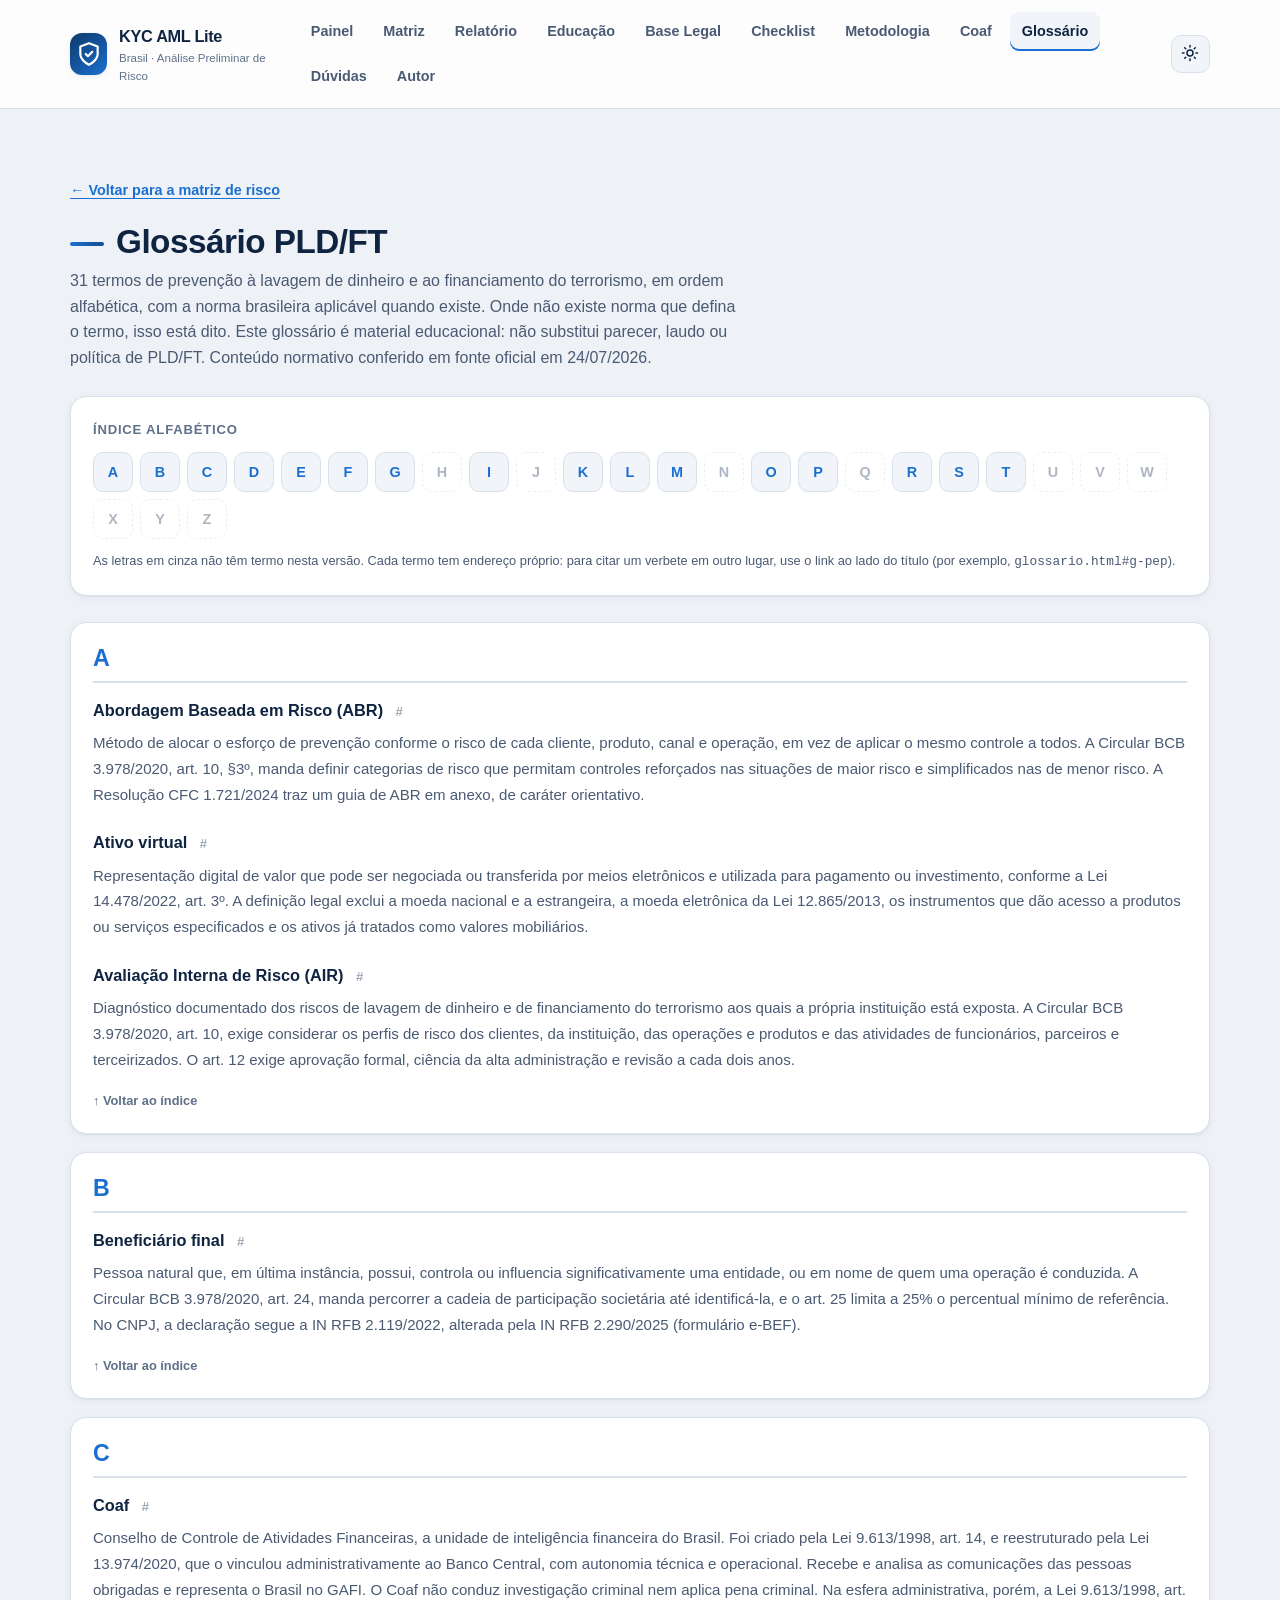
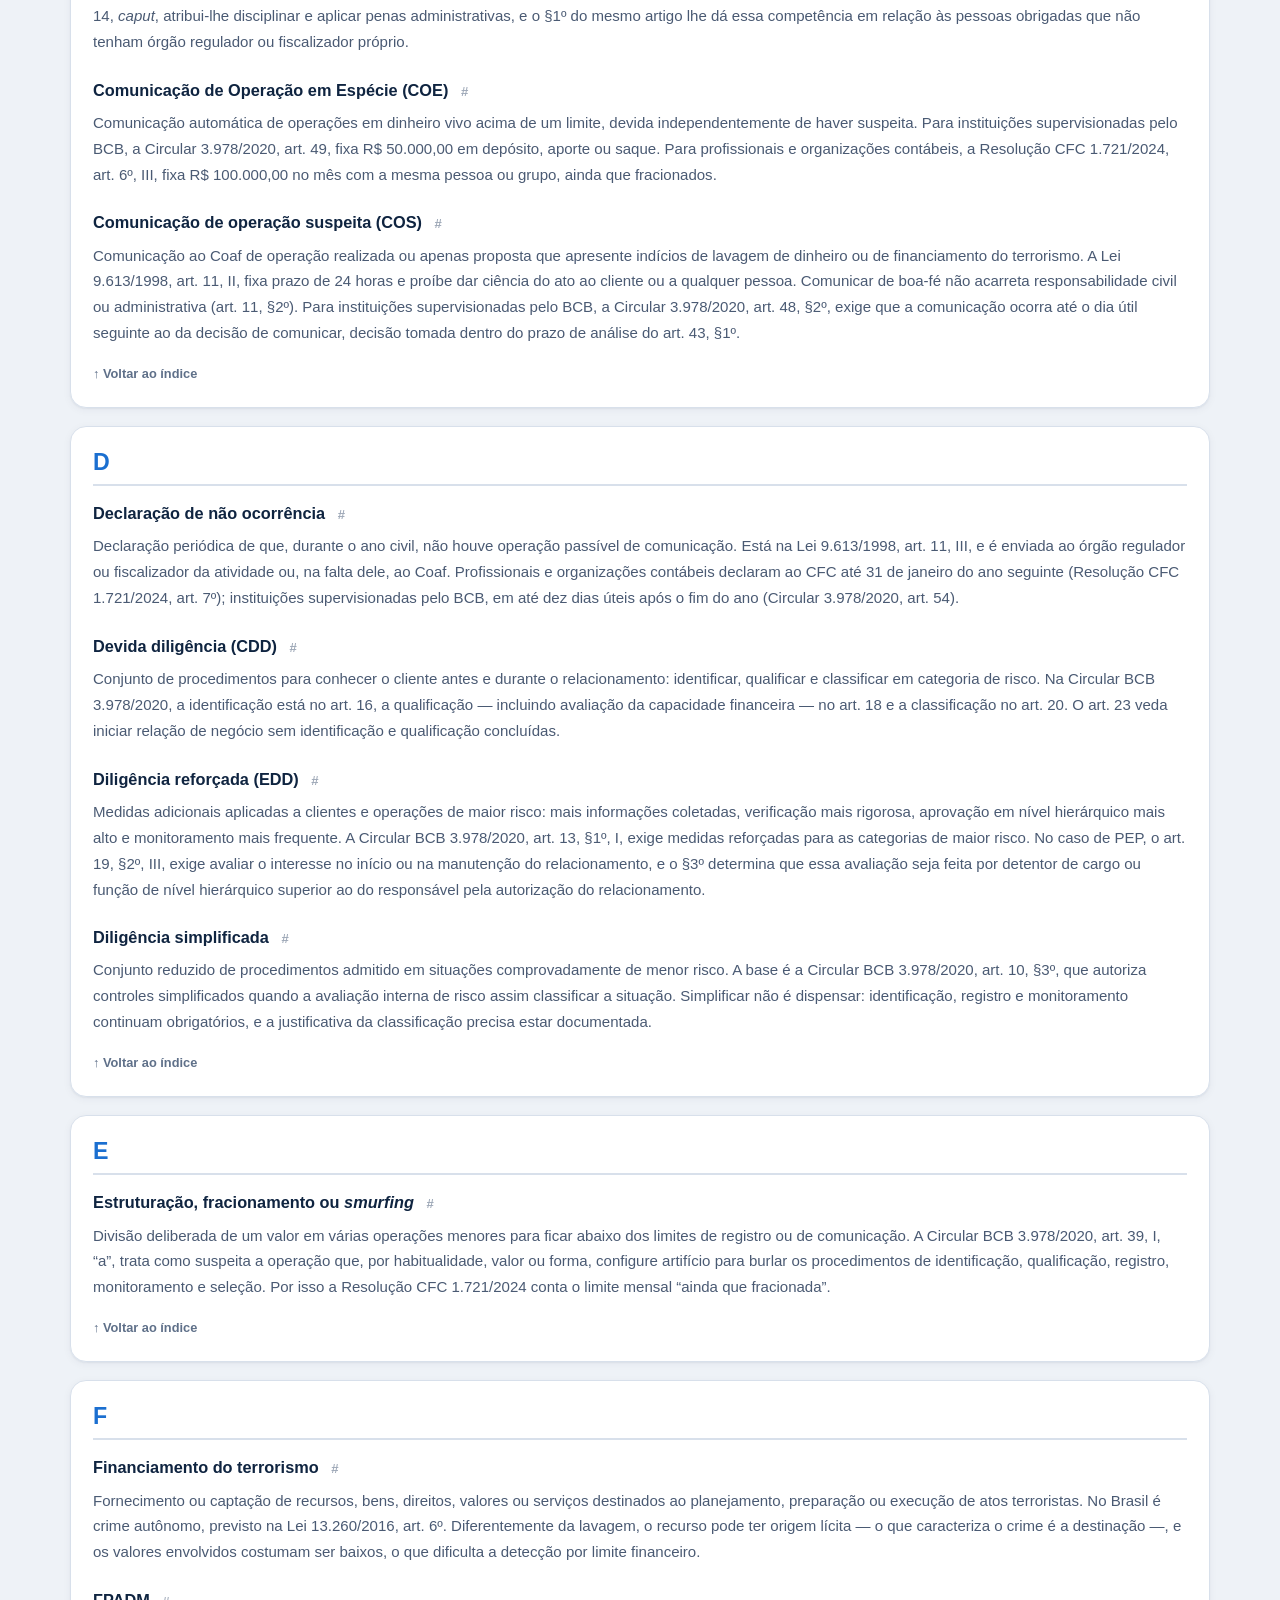
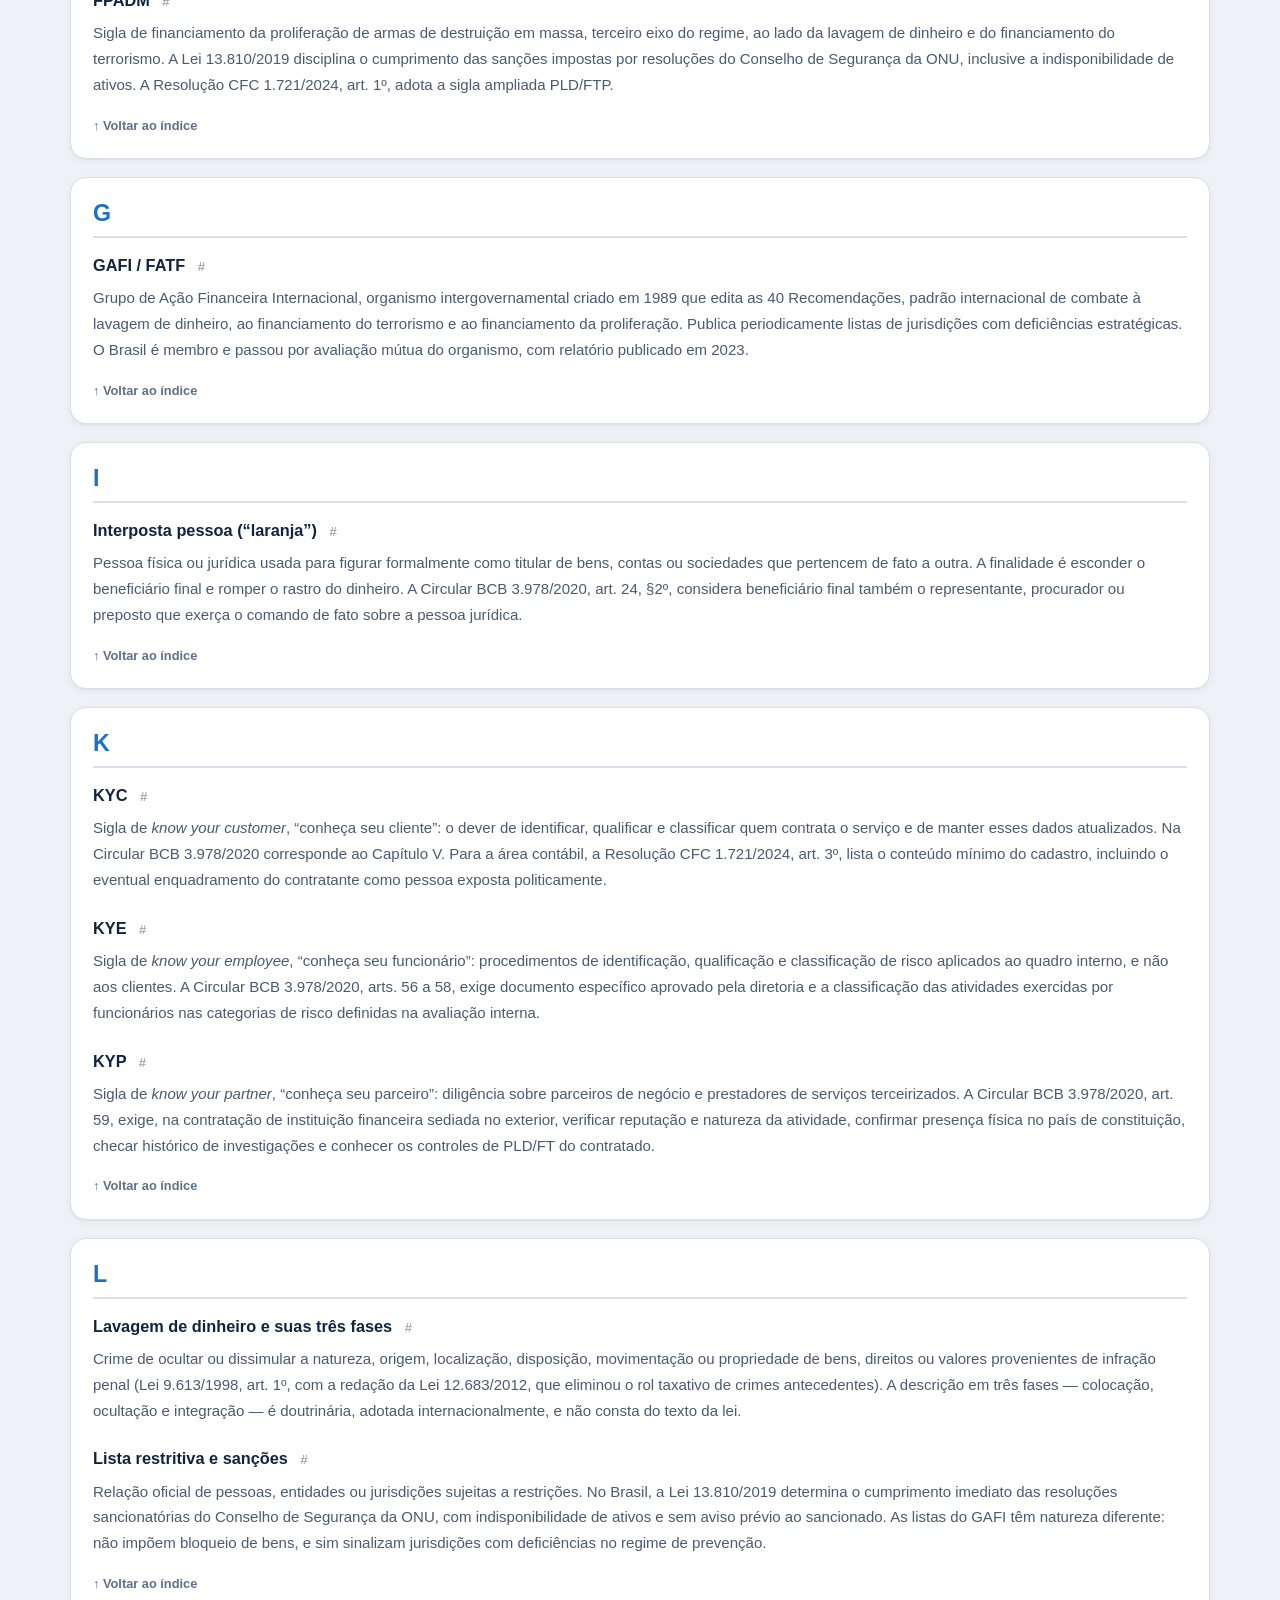
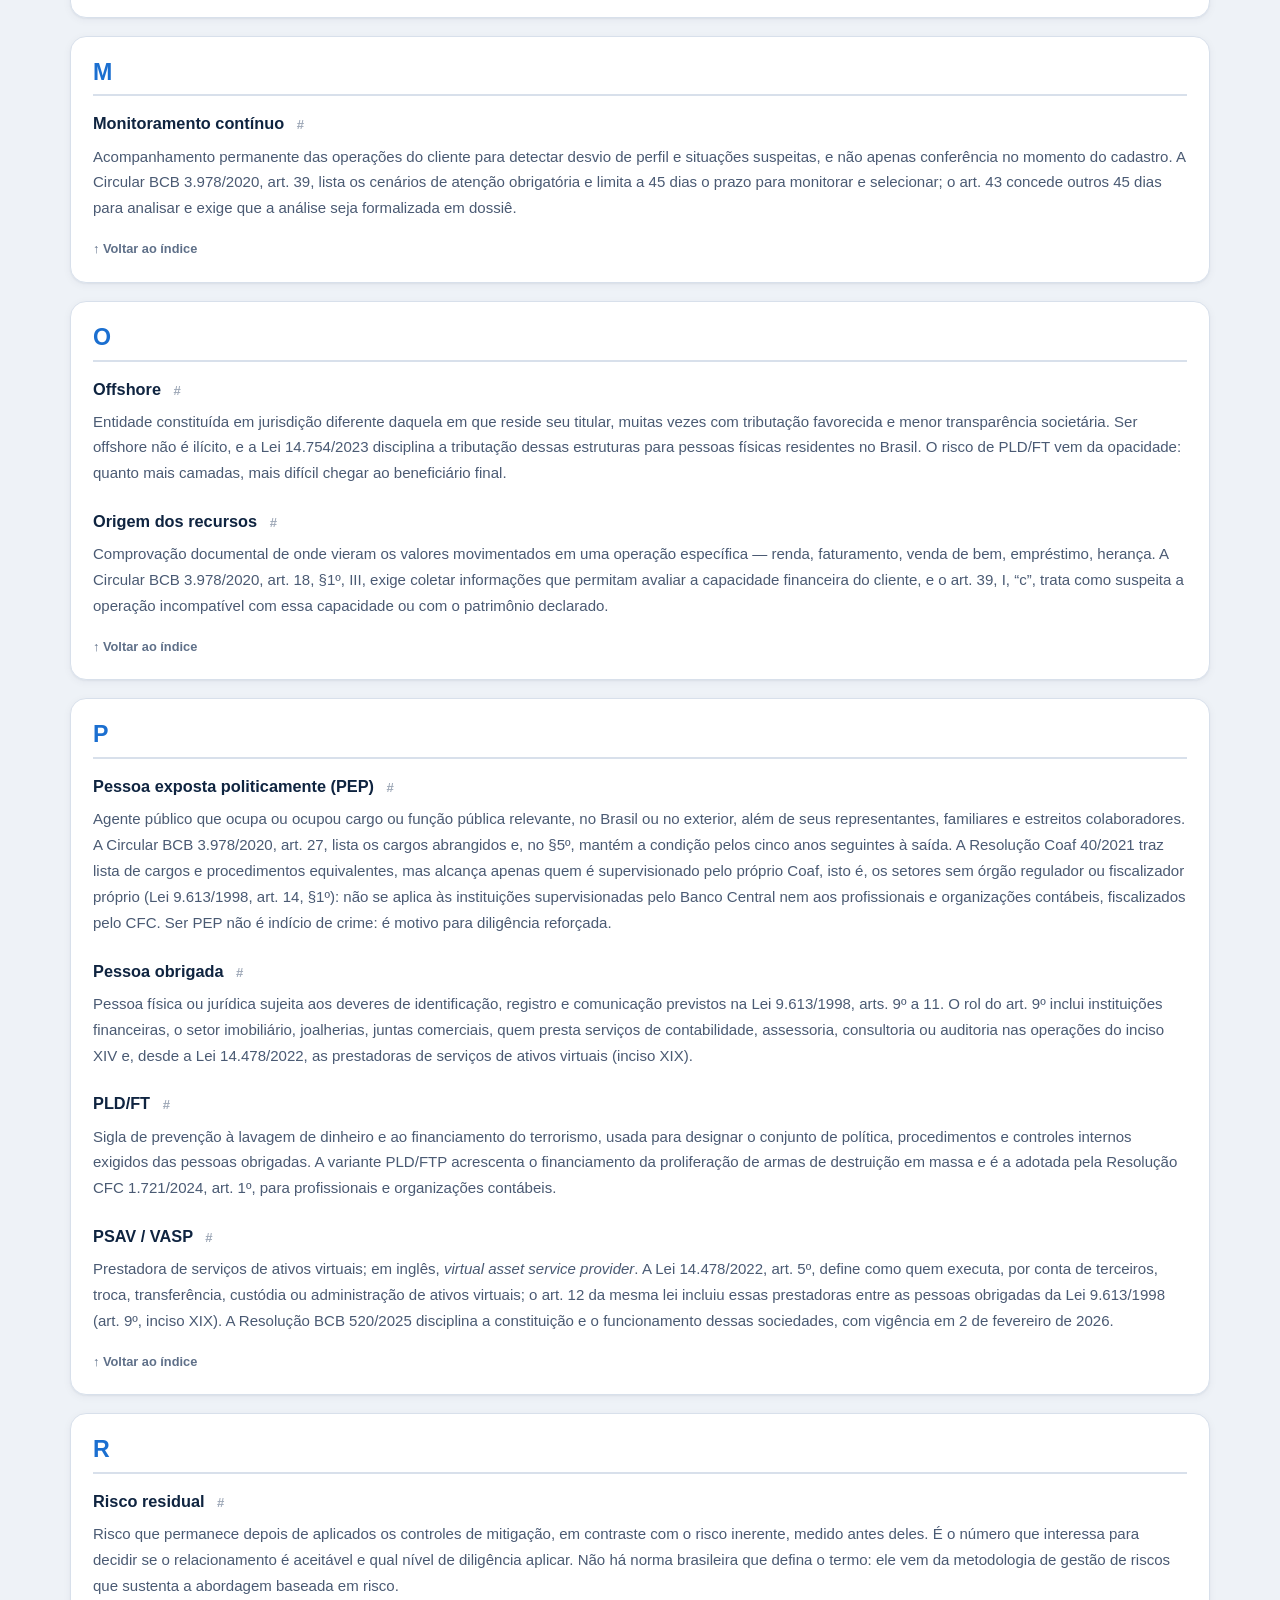
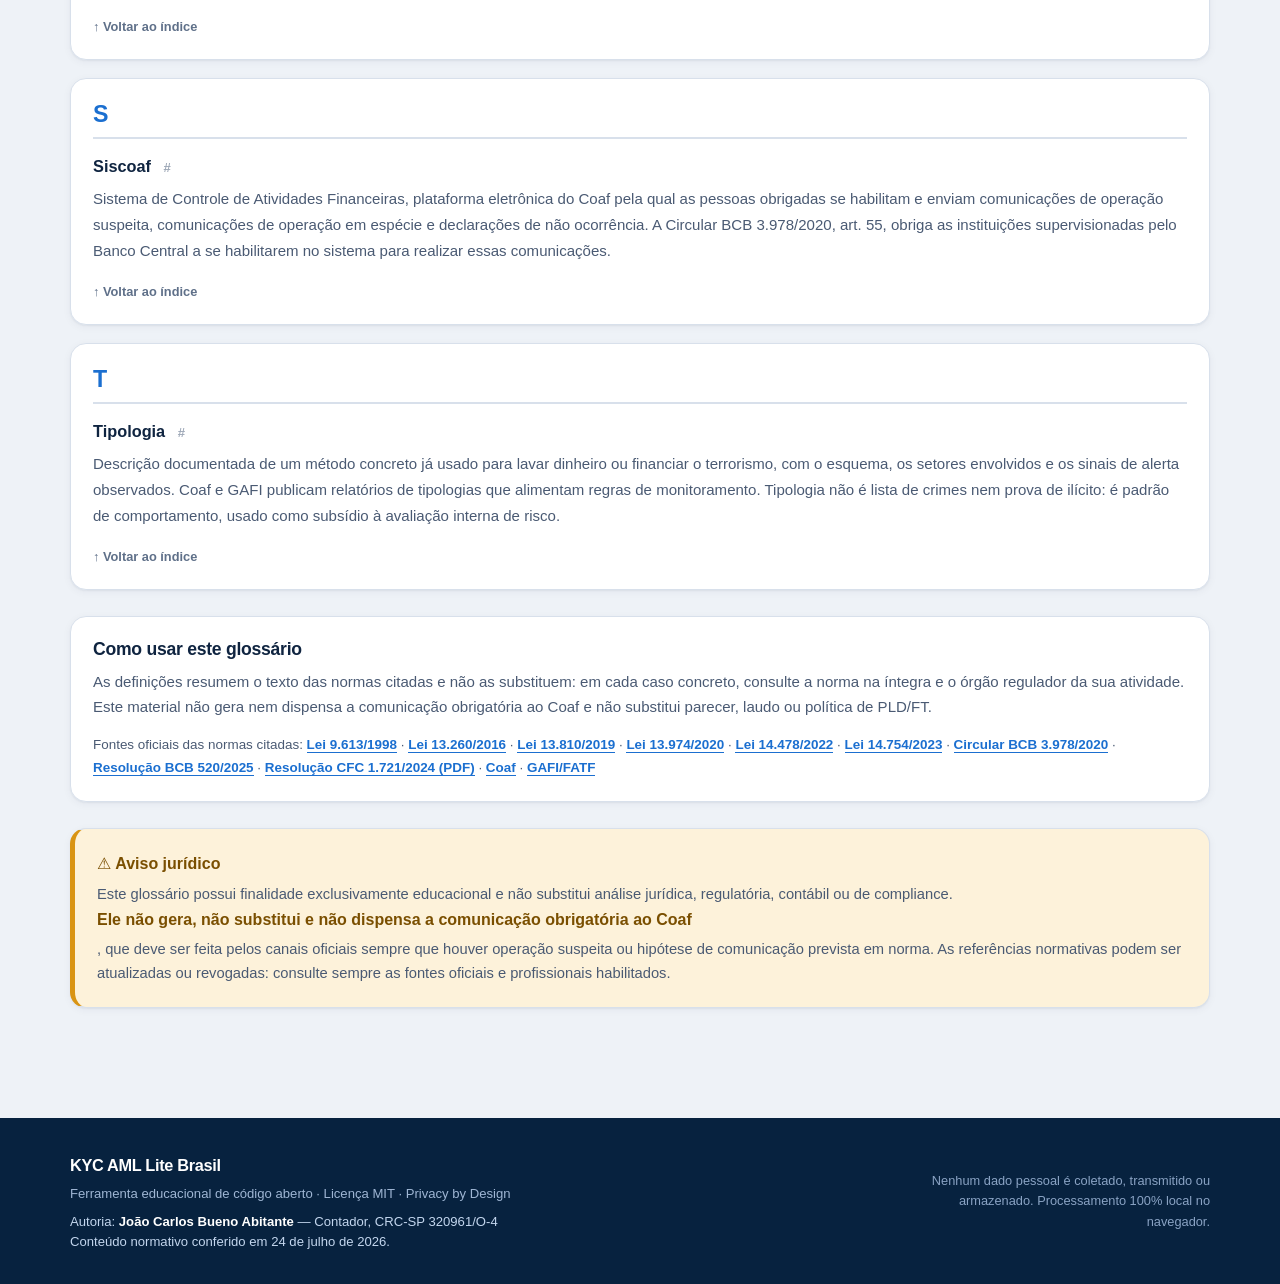
<file: glossario.html>
<!DOCTYPE html>
<html lang="pt-BR">
<head>
  <meta charset="UTF-8" />
  <meta name="viewport" content="width=device-width, initial-scale=1.0" />
  <meta name="description" content="Glossário de PLD/FT com 31 termos definidos e a norma brasileira de cada um: Lei 9.613/1998, Circular BCB 3.978/2020 e Resolução CFC 1.721/2024. Índice alfabético." />
  <meta name="author" content="João Carlos Bueno Abitante" />
  <meta name="referrer" content="no-referrer" />
  <meta name="robots" content="index, follow" />
  <meta name="theme-color" content="#07223f" />
  <title>Glossário PLD/FT — 31 termos com a norma brasileira aplicável</title>
  <link rel="canonical" href="https://kyc.contbit.tax/glossario.html" />

  <link rel="icon" href="/favicon.ico" sizes="any" />
  <link rel="icon" type="image/png" href="/favicon.png" sizes="32x32" />
  <link rel="icon" type="image/png" href="/favicon-64.png" sizes="64x64" />
  <link rel="apple-touch-icon" href="/apple-touch-icon.png" />

  <!-- Open Graph / Twitter (imagem servida pelo próprio domínio) -->
  <meta property="og:type" content="article" />
  <meta property="og:site_name" content="KYC AML Lite Brasil" />
  <meta property="og:locale" content="pt_BR" />
  <meta property="og:title" content="Glossário PLD/FT — 31 termos com a norma brasileira aplicável" />
  <meta property="og:description" content="31 termos de prevenção à lavagem de dinheiro e financiamento do terrorismo, cada um com o artigo da norma que o sustenta. Onde não há norma, está dito." />
  <meta property="og:url" content="https://kyc.contbit.tax/glossario.html" />
  <meta property="og:image" content="https://kyc.contbit.tax/og.png" />
  <meta property="og:image:width" content="1200" />
  <meta property="og:image:height" content="630" />
  <meta property="og:image:alt" content="Cartão do site KYC AML Lite Brasil, ferramenta educacional de análise de risco PLD/FT" />
  <meta name="twitter:card" content="summary_large_image" />
  <meta name="twitter:title" content="Glossário PLD/FT — 31 termos com a norma brasileira aplicável" />
  <meta name="twitter:description" content="31 termos de PLD/FT com o artigo da norma que sustenta cada definição. Conferido em fonte oficial." />
  <meta name="twitter:image" content="https://kyc.contbit.tax/og.png" />
  <meta name="twitter:image:alt" content="Cartão do site KYC AML Lite Brasil, ferramenta educacional de análise de risco PLD/FT" />

  <script type="application/ld+json">
  {
    "@context": "https://schema.org",
    "@type": "WebPage",
    "@id": "https://kyc.contbit.tax/glossario.html",
    "url": "https://kyc.contbit.tax/glossario.html",
    "name": "Glossário PLD/FT — 31 termos com a norma brasileira aplicável",
    "description": "Glossário de PLD/FT com 31 termos definidos e a norma brasileira de cada um: Lei 9.613/1998, Circular BCB 3.978/2020 e Resolução CFC 1.721/2024.",
    "inLanguage": "pt-BR",
    "datePublished": "2026-07-24",
    "dateModified": "2026-07-24",
    "isPartOf": {
      "@type": "WebSite",
      "@id": "https://kyc.contbit.tax/#site",
      "name": "KYC AML Lite Brasil",
      "url": "https://kyc.contbit.tax/",
      "inLanguage": "pt-BR"
    },
    "publisher": {
      "@type": "Person",
      "@id": "https://joao.abitante.net/#pessoa",
      "name": "João Carlos Bueno Abitante"
    },
    "author": {
      "@type": "Person",
      "@id": "https://joao.abitante.net/#pessoa",
      "name": "João Carlos Bueno Abitante",
      "jobTitle": "Contador",
      "url": "https://joao.abitante.net/",
      "hasCredential": {
        "@type": "EducationalOccupationalCredential",
        "credentialCategory": "Registro profissional",
        "name": "CRC-SP 320961/O-4",
        "recognizedBy": {
          "@type": "Organization",
          "name": "Conselho Regional de Contabilidade do Estado de São Paulo"
        }
      },
      "sameAs": ["https://joao.abitante.net/", "https://github.com/joaoabitante"]
    },
    "breadcrumb": {
      "@type": "BreadcrumbList",
      "itemListElement": [
        { "@type": "ListItem", "position": 1, "name": "Matriz de risco PLD/FT", "item": "https://kyc.contbit.tax/" },
        { "@type": "ListItem", "position": 2, "name": "Glossário PLD/FT", "item": "https://kyc.contbit.tax/glossario.html" }
      ]
    },
    "mainEntity": {
      "@type": "DefinedTermSet",
      "@id": "https://kyc.contbit.tax/glossario.html#glossario",
      "name": "Glossário PLD/FT",
      "url": "https://kyc.contbit.tax/glossario.html",
      "inLanguage": "pt-BR",
      "description": "31 termos de prevenção à lavagem de dinheiro e ao financiamento do terrorismo, com a norma brasileira aplicável a cada um.",
      "hasDefinedTerm": [
        {
          "@type": "DefinedTerm",
          "@id": "https://kyc.contbit.tax/glossario.html#g-abr",
          "name": "Abordagem Baseada em Risco (ABR)",
          "description": "Método de alocar o esforço de prevenção conforme o risco de cada cliente, produto, canal e operação, em vez de aplicar o mesmo controle a todos. A Circular BCB 3.978/2020, art. 10, §3º, manda definir categorias de risco que permitam controles reforçados nas situações de maior risco e simplificados nas de menor risco. A Resolução CFC 1.721/2024 traz um guia de ABR em anexo, de caráter orientativo.",
          "inDefinedTermSet": { "@id": "https://kyc.contbit.tax/glossario.html#glossario" }
        },
        {
          "@type": "DefinedTerm",
          "@id": "https://kyc.contbit.tax/glossario.html#g-ativo-virtual",
          "name": "Ativo virtual",
          "description": "Representação digital de valor que pode ser negociada ou transferida por meios eletrônicos e utilizada para pagamento ou investimento, conforme a Lei 14.478/2022, art. 3º. A definição legal exclui a moeda nacional e a estrangeira, a moeda eletrônica da Lei 12.865/2013, os instrumentos que dão acesso a produtos ou serviços especificados e os ativos já tratados como valores mobiliários.",
          "inDefinedTermSet": { "@id": "https://kyc.contbit.tax/glossario.html#glossario" }
        },
        {
          "@type": "DefinedTerm",
          "@id": "https://kyc.contbit.tax/glossario.html#g-air",
          "name": "Avaliação Interna de Risco (AIR)",
          "description": "Diagnóstico documentado dos riscos de lavagem de dinheiro e de financiamento do terrorismo aos quais a própria instituição está exposta. A Circular BCB 3.978/2020, art. 10, exige considerar os perfis de risco dos clientes, da instituição, das operações e produtos e das atividades de funcionários, parceiros e terceirizados. O art. 12 exige aprovação formal, ciência da alta administração e revisão a cada dois anos.",
          "inDefinedTermSet": { "@id": "https://kyc.contbit.tax/glossario.html#glossario" }
        },
        {
          "@type": "DefinedTerm",
          "@id": "https://kyc.contbit.tax/glossario.html#g-beneficiario-final",
          "name": "Beneficiário final",
          "description": "Pessoa natural que, em última instância, possui, controla ou influencia significativamente uma entidade, ou em nome de quem uma operação é conduzida. A Circular BCB 3.978/2020, art. 24, manda percorrer a cadeia de participação societária até identificá-la, e o art. 25 limita a 25% o percentual mínimo de referência. No CNPJ, a declaração segue a IN RFB 2.119/2022, alterada pela IN RFB 2.290/2025 (formulário e-BEF).",
          "inDefinedTermSet": { "@id": "https://kyc.contbit.tax/glossario.html#glossario" }
        },
        {
          "@type": "DefinedTerm",
          "@id": "https://kyc.contbit.tax/glossario.html#g-coaf",
          "name": "Coaf",
          "description": "Conselho de Controle de Atividades Financeiras, a unidade de inteligência financeira do Brasil. Foi criado pela Lei 9.613/1998, art. 14, e reestruturado pela Lei 13.974/2020, que o vinculou administrativamente ao Banco Central, com autonomia técnica e operacional. Recebe e analisa as comunicações das pessoas obrigadas e representa o Brasil no GAFI. O Coaf não conduz investigação criminal nem aplica pena criminal. Na esfera administrativa, porém, a Lei 9.613/1998, art. 14, caput, atribui-lhe disciplinar e aplicar penas administrativas, e o §1º do mesmo artigo lhe dá essa competência em relação às pessoas obrigadas que não tenham órgão regulador ou fiscalizador próprio.",
          "inDefinedTermSet": { "@id": "https://kyc.contbit.tax/glossario.html#glossario" }
        },
        {
          "@type": "DefinedTerm",
          "@id": "https://kyc.contbit.tax/glossario.html#g-coe",
          "name": "Comunicação de Operação em Espécie (COE)",
          "description": "Comunicação automática de operações em dinheiro vivo acima de um limite, devida independentemente de haver suspeita. Para instituições supervisionadas pelo BCB, a Circular 3.978/2020, art. 49, fixa R$ 50.000,00 em depósito, aporte ou saque. Para profissionais e organizações contábeis, a Resolução CFC 1.721/2024, art. 6º, III, fixa R$ 100.000,00 no mês com a mesma pessoa ou grupo, ainda que fracionados.",
          "inDefinedTermSet": { "@id": "https://kyc.contbit.tax/glossario.html#glossario" }
        },
        {
          "@type": "DefinedTerm",
          "@id": "https://kyc.contbit.tax/glossario.html#g-cos",
          "name": "Comunicação de operação suspeita (COS)",
          "description": "Comunicação ao Coaf de operação realizada ou apenas proposta que apresente indícios de lavagem de dinheiro ou de financiamento do terrorismo. A Lei 9.613/1998, art. 11, II, fixa prazo de 24 horas e proíbe dar ciência do ato ao cliente ou a qualquer pessoa. Comunicar de boa-fé não acarreta responsabilidade civil ou administrativa (art. 11, §2º). Para instituições supervisionadas pelo BCB, a Circular 3.978/2020, art. 48, §2º, exige que a comunicação ocorra até o dia útil seguinte ao da decisão de comunicar, decisão tomada dentro do prazo de análise do art. 43, §1º.",
          "inDefinedTermSet": { "@id": "https://kyc.contbit.tax/glossario.html#glossario" }
        },
        {
          "@type": "DefinedTerm",
          "@id": "https://kyc.contbit.tax/glossario.html#g-nao-ocorrencia",
          "name": "Declaração de não ocorrência",
          "description": "Declaração periódica de que, durante o ano civil, não houve operação passível de comunicação. Está na Lei 9.613/1998, art. 11, III, e é enviada ao órgão regulador ou fiscalizador da atividade ou, na falta dele, ao Coaf. Profissionais e organizações contábeis declaram ao CFC até 31 de janeiro do ano seguinte (Resolução CFC 1.721/2024, art. 7º); instituições supervisionadas pelo BCB, em até dez dias úteis após o fim do ano (Circular 3.978/2020, art. 54).",
          "inDefinedTermSet": { "@id": "https://kyc.contbit.tax/glossario.html#glossario" }
        },
        {
          "@type": "DefinedTerm",
          "@id": "https://kyc.contbit.tax/glossario.html#g-cdd",
          "name": "Devida diligência (CDD)",
          "description": "Conjunto de procedimentos para conhecer o cliente antes e durante o relacionamento: identificar, qualificar e classificar em categoria de risco. Na Circular BCB 3.978/2020, a identificação está no art. 16, a qualificação, incluindo avaliação da capacidade financeira, no art. 18, e a classificação no art. 20. O art. 23 veda iniciar relação de negócio sem identificação e qualificação concluídas.",
          "inDefinedTermSet": { "@id": "https://kyc.contbit.tax/glossario.html#glossario" }
        },
        {
          "@type": "DefinedTerm",
          "@id": "https://kyc.contbit.tax/glossario.html#g-edd",
          "name": "Diligência reforçada (EDD)",
          "description": "Medidas adicionais aplicadas a clientes e operações de maior risco: mais informações coletadas, verificação mais rigorosa, aprovação em nível hierárquico mais alto e monitoramento mais frequente. A Circular BCB 3.978/2020, art. 13, §1º, I, exige medidas reforçadas para as categorias de maior risco. No caso de PEP, o art. 19, §2º, III, exige avaliar o interesse no início ou na manutenção do relacionamento, e o §3º determina que essa avaliação seja feita por detentor de cargo ou função de nível hierárquico superior ao do responsável pela autorização do relacionamento.",
          "inDefinedTermSet": { "@id": "https://kyc.contbit.tax/glossario.html#glossario" }
        },
        {
          "@type": "DefinedTerm",
          "@id": "https://kyc.contbit.tax/glossario.html#g-ddd-simplificada",
          "name": "Diligência simplificada",
          "description": "Conjunto reduzido de procedimentos admitido em situações comprovadamente de menor risco. A base é a Circular BCB 3.978/2020, art. 10, §3º, que autoriza controles simplificados quando a avaliação interna de risco assim classificar a situação. Simplificar não é dispensar: identificação, registro e monitoramento continuam obrigatórios, e a justificativa da classificação precisa estar documentada.",
          "inDefinedTermSet": { "@id": "https://kyc.contbit.tax/glossario.html#glossario" }
        },
        {
          "@type": "DefinedTerm",
          "@id": "https://kyc.contbit.tax/glossario.html#g-estruturacao",
          "name": "Estruturação, fracionamento ou smurfing",
          "description": "Divisão deliberada de um valor em várias operações menores para ficar abaixo dos limites de registro ou de comunicação. A Circular BCB 3.978/2020, art. 39, I, alínea a, trata como suspeita a operação que, por habitualidade, valor ou forma, configure artifício para burlar os procedimentos de identificação, qualificação, registro, monitoramento e seleção. Por isso a Resolução CFC 1.721/2024 conta o limite mensal ainda que a operação seja fracionada.",
          "inDefinedTermSet": { "@id": "https://kyc.contbit.tax/glossario.html#glossario" }
        },
        {
          "@type": "DefinedTerm",
          "@id": "https://kyc.contbit.tax/glossario.html#g-ft",
          "name": "Financiamento do terrorismo",
          "description": "Fornecimento ou captação de recursos, bens, direitos, valores ou serviços destinados ao planejamento, preparação ou execução de atos terroristas. No Brasil é crime autônomo, previsto na Lei 13.260/2016, art. 6º. Diferentemente da lavagem, o recurso pode ter origem lícita, pois o que caracteriza o crime é a destinação, e os valores envolvidos costumam ser baixos, o que dificulta a detecção por limite financeiro.",
          "inDefinedTermSet": { "@id": "https://kyc.contbit.tax/glossario.html#glossario" }
        },
        {
          "@type": "DefinedTerm",
          "@id": "https://kyc.contbit.tax/glossario.html#g-fpadm",
          "name": "FPADM",
          "description": "Sigla de financiamento da proliferação de armas de destruição em massa, terceiro eixo do regime, ao lado da lavagem de dinheiro e do financiamento do terrorismo. A Lei 13.810/2019 disciplina o cumprimento das sanções impostas por resoluções do Conselho de Segurança da ONU, inclusive a indisponibilidade de ativos. A Resolução CFC 1.721/2024, art. 1º, adota a sigla ampliada PLD/FTP.",
          "inDefinedTermSet": { "@id": "https://kyc.contbit.tax/glossario.html#glossario" }
        },
        {
          "@type": "DefinedTerm",
          "@id": "https://kyc.contbit.tax/glossario.html#g-gafi",
          "name": "GAFI / FATF",
          "description": "Grupo de Ação Financeira Internacional, organismo intergovernamental criado em 1989 que edita as 40 Recomendações, padrão internacional de combate à lavagem de dinheiro, ao financiamento do terrorismo e ao financiamento da proliferação. Publica periodicamente listas de jurisdições com deficiências estratégicas. O Brasil é membro e passou por avaliação mútua do organismo, com relatório publicado em 2023.",
          "inDefinedTermSet": { "@id": "https://kyc.contbit.tax/glossario.html#glossario" }
        },
        {
          "@type": "DefinedTerm",
          "@id": "https://kyc.contbit.tax/glossario.html#g-interposta-pessoa",
          "name": "Interposta pessoa (laranja)",
          "description": "Pessoa física ou jurídica usada para figurar formalmente como titular de bens, contas ou sociedades que pertencem de fato a outra. A finalidade é esconder o beneficiário final e romper o rastro do dinheiro. A Circular BCB 3.978/2020, art. 24, §2º, considera beneficiário final também o representante, procurador ou preposto que exerça o comando de fato sobre a pessoa jurídica.",
          "inDefinedTermSet": { "@id": "https://kyc.contbit.tax/glossario.html#glossario" }
        },
        {
          "@type": "DefinedTerm",
          "@id": "https://kyc.contbit.tax/glossario.html#g-kyc",
          "name": "KYC",
          "description": "Sigla de know your customer, conheça seu cliente: o dever de identificar, qualificar e classificar quem contrata o serviço e de manter esses dados atualizados. Na Circular BCB 3.978/2020 corresponde ao Capítulo V. Para a área contábil, a Resolução CFC 1.721/2024, art. 3º, lista o conteúdo mínimo do cadastro, incluindo o eventual enquadramento do contratante como pessoa exposta politicamente.",
          "inDefinedTermSet": { "@id": "https://kyc.contbit.tax/glossario.html#glossario" }
        },
        {
          "@type": "DefinedTerm",
          "@id": "https://kyc.contbit.tax/glossario.html#g-kye",
          "name": "KYE",
          "description": "Sigla de know your employee, conheça seu funcionário: procedimentos de identificação, qualificação e classificação de risco aplicados ao quadro interno, e não aos clientes. A Circular BCB 3.978/2020, arts. 56 a 58, exige documento específico aprovado pela diretoria e a classificação das atividades exercidas por funcionários nas categorias de risco definidas na avaliação interna.",
          "inDefinedTermSet": { "@id": "https://kyc.contbit.tax/glossario.html#glossario" }
        },
        {
          "@type": "DefinedTerm",
          "@id": "https://kyc.contbit.tax/glossario.html#g-kyp",
          "name": "KYP",
          "description": "Sigla de know your partner, conheça seu parceiro: diligência sobre parceiros de negócio e prestadores de serviços terceirizados. A Circular BCB 3.978/2020, art. 59, exige, na contratação de instituição financeira sediada no exterior, verificar reputação e natureza da atividade, confirmar presença física no país de constituição, checar histórico de investigações e conhecer os controles de PLD/FT do contratado.",
          "inDefinedTermSet": { "@id": "https://kyc.contbit.tax/glossario.html#glossario" }
        },
        {
          "@type": "DefinedTerm",
          "@id": "https://kyc.contbit.tax/glossario.html#g-lavagem",
          "name": "Lavagem de dinheiro e suas três fases",
          "description": "Crime de ocultar ou dissimular a natureza, origem, localização, disposição, movimentação ou propriedade de bens, direitos ou valores provenientes de infração penal (Lei 9.613/1998, art. 1º, com a redação da Lei 12.683/2012, que eliminou o rol taxativo de crimes antecedentes). A descrição em três fases, colocação, ocultação e integração, é doutrinária, adotada internacionalmente, e não consta do texto da lei.",
          "inDefinedTermSet": { "@id": "https://kyc.contbit.tax/glossario.html#glossario" }
        },
        {
          "@type": "DefinedTerm",
          "@id": "https://kyc.contbit.tax/glossario.html#g-listas",
          "name": "Lista restritiva e sanções",
          "description": "Relação oficial de pessoas, entidades ou jurisdições sujeitas a restrições. No Brasil, a Lei 13.810/2019 determina o cumprimento imediato das resoluções sancionatórias do Conselho de Segurança da ONU, com indisponibilidade de ativos e sem aviso prévio ao sancionado. As listas do GAFI têm natureza diferente: não impõem bloqueio de bens, e sim sinalizam jurisdições com deficiências no regime de prevenção.",
          "inDefinedTermSet": { "@id": "https://kyc.contbit.tax/glossario.html#glossario" }
        },
        {
          "@type": "DefinedTerm",
          "@id": "https://kyc.contbit.tax/glossario.html#g-monitoramento",
          "name": "Monitoramento contínuo",
          "description": "Acompanhamento permanente das operações do cliente para detectar desvio de perfil e situações suspeitas, e não apenas conferência no momento do cadastro. A Circular BCB 3.978/2020, art. 39, lista os cenários de atenção obrigatória e limita a 45 dias o prazo para monitorar e selecionar; o art. 43 concede outros 45 dias para analisar e exige que a análise seja formalizada em dossiê.",
          "inDefinedTermSet": { "@id": "https://kyc.contbit.tax/glossario.html#glossario" }
        },
        {
          "@type": "DefinedTerm",
          "@id": "https://kyc.contbit.tax/glossario.html#g-offshore",
          "name": "Offshore",
          "description": "Entidade constituída em jurisdição diferente daquela em que reside seu titular, muitas vezes com tributação favorecida e menor transparência societária. Ser offshore não é ilícito, e a Lei 14.754/2023 disciplina a tributação dessas estruturas para pessoas físicas residentes no Brasil. O risco de PLD/FT vem da opacidade: quanto mais camadas, mais difícil chegar ao beneficiário final.",
          "inDefinedTermSet": { "@id": "https://kyc.contbit.tax/glossario.html#glossario" }
        },
        {
          "@type": "DefinedTerm",
          "@id": "https://kyc.contbit.tax/glossario.html#g-origem-recursos",
          "name": "Origem dos recursos",
          "description": "Comprovação documental de onde vieram os valores movimentados em uma operação específica: renda, faturamento, venda de bem, empréstimo, herança. A Circular BCB 3.978/2020, art. 18, §1º, III, exige coletar informações que permitam avaliar a capacidade financeira do cliente, e o art. 39, I, alínea c, trata como suspeita a operação incompatível com essa capacidade ou com o patrimônio declarado.",
          "inDefinedTermSet": { "@id": "https://kyc.contbit.tax/glossario.html#glossario" }
        },
        {
          "@type": "DefinedTerm",
          "@id": "https://kyc.contbit.tax/glossario.html#g-pep",
          "name": "Pessoa exposta politicamente (PEP)",
          "description": "Agente público que ocupa ou ocupou cargo ou função pública relevante, no Brasil ou no exterior, além de seus representantes, familiares e estreitos colaboradores. A Circular BCB 3.978/2020, art. 27, lista os cargos abrangidos e, no §5º, mantém a condição pelos cinco anos seguintes à saída. A Resolução Coaf 40/2021 traz lista de cargos e procedimentos equivalentes, mas alcança apenas quem é supervisionado pelo próprio Coaf, isto é, os setores sem órgão regulador ou fiscalizador próprio (Lei 9.613/1998, art. 14, §1º): não se aplica às instituições supervisionadas pelo Banco Central nem aos profissionais e organizações contábeis, fiscalizados pelo CFC. Ser PEP não é indício de crime: é motivo para diligência reforçada.",
          "inDefinedTermSet": { "@id": "https://kyc.contbit.tax/glossario.html#glossario" }
        },
        {
          "@type": "DefinedTerm",
          "@id": "https://kyc.contbit.tax/glossario.html#g-pessoa-obrigada",
          "name": "Pessoa obrigada",
          "description": "Pessoa física ou jurídica sujeita aos deveres de identificação, registro e comunicação previstos na Lei 9.613/1998, arts. 9º a 11. O rol do art. 9º inclui instituições financeiras, o setor imobiliário, joalherias, juntas comerciais, quem presta serviços de contabilidade, assessoria, consultoria ou auditoria nas operações do inciso XIV e, desde a Lei 14.478/2022, as prestadoras de serviços de ativos virtuais (inciso XIX).",
          "inDefinedTermSet": { "@id": "https://kyc.contbit.tax/glossario.html#glossario" }
        },
        {
          "@type": "DefinedTerm",
          "@id": "https://kyc.contbit.tax/glossario.html#g-pldft",
          "name": "PLD/FT",
          "description": "Sigla de prevenção à lavagem de dinheiro e ao financiamento do terrorismo, usada para designar o conjunto de política, procedimentos e controles internos exigidos das pessoas obrigadas. A variante PLD/FTP acrescenta o financiamento da proliferação de armas de destruição em massa e é a adotada pela Resolução CFC 1.721/2024, art. 1º, para profissionais e organizações contábeis.",
          "inDefinedTermSet": { "@id": "https://kyc.contbit.tax/glossario.html#glossario" }
        },
        {
          "@type": "DefinedTerm",
          "@id": "https://kyc.contbit.tax/glossario.html#g-psav",
          "name": "PSAV / VASP",
          "description": "Prestadora de serviços de ativos virtuais; em inglês, virtual asset service provider. A Lei 14.478/2022, art. 5º, define como quem executa, por conta de terceiros, troca, transferência, custódia ou administração de ativos virtuais; o art. 12 da mesma lei incluiu essas prestadoras entre as pessoas obrigadas da Lei 9.613/1998 (art. 9º, inciso XIX). A Resolução BCB 520/2025 disciplina a constituição e o funcionamento dessas sociedades, com vigência em 2 de fevereiro de 2026.",
          "inDefinedTermSet": { "@id": "https://kyc.contbit.tax/glossario.html#glossario" }
        },
        {
          "@type": "DefinedTerm",
          "@id": "https://kyc.contbit.tax/glossario.html#g-risco-residual",
          "name": "Risco residual",
          "description": "Risco que permanece depois de aplicados os controles de mitigação, em contraste com o risco inerente, medido antes deles. É o número que interessa para decidir se o relacionamento é aceitável e qual nível de diligência aplicar. Não há norma brasileira que defina o termo: ele vem da metodologia de gestão de riscos que sustenta a abordagem baseada em risco.",
          "inDefinedTermSet": { "@id": "https://kyc.contbit.tax/glossario.html#glossario" }
        },
        {
          "@type": "DefinedTerm",
          "@id": "https://kyc.contbit.tax/glossario.html#g-siscoaf",
          "name": "Siscoaf",
          "description": "Sistema de Controle de Atividades Financeiras, plataforma eletrônica do Coaf pela qual as pessoas obrigadas se habilitam e enviam comunicações de operação suspeita, comunicações de operação em espécie e declarações de não ocorrência. A Circular BCB 3.978/2020, art. 55, obriga as instituições supervisionadas pelo Banco Central a se habilitarem no sistema para realizar essas comunicações.",
          "inDefinedTermSet": { "@id": "https://kyc.contbit.tax/glossario.html#glossario" }
        },
        {
          "@type": "DefinedTerm",
          "@id": "https://kyc.contbit.tax/glossario.html#g-tipologia",
          "name": "Tipologia",
          "description": "Descrição documentada de um método concreto já usado para lavar dinheiro ou financiar o terrorismo, com o esquema, os setores envolvidos e os sinais de alerta observados. Coaf e GAFI publicam relatórios de tipologias que alimentam regras de monitoramento. Tipologia não é lista de crimes nem prova de ilícito: é padrão de comportamento, usado como subsídio à avaliação interna de risco.",
          "inDefinedTermSet": { "@id": "https://kyc.contbit.tax/glossario.html#glossario" }
        }
      ]
    }
  }
  </script>
  <script>
  /* Aplica o tema ANTES de qualquer pintura: rodando só no DOMContentLoaded,
     quem usa modo escuro via um flash branco a cada carregamento. */
  (function () {
    try {
      var t = localStorage.getItem("kyc_theme");
      if (!t) {
        t = (window.matchMedia && window.matchMedia("(prefers-color-scheme: dark)").matches) ? "dark" : "light";
      }
      document.documentElement.setAttribute("data-theme", t);
    } catch (e) {
      document.documentElement.setAttribute("data-theme", "light");
    }
  })();
  </script>
  <style>
/* =====================================================================
   KYC AML Lite Brasil — style.css
   Tema institucional fintech: azul escuro, branco, cinza claro
   Suporte a modo claro/escuro via [data-theme]
   ===================================================================== */

:root {
  /* Paleta base (modo claro) */
  --navy-900: #07223f;
  --navy-800: #0a2c52;
  --navy-700: #0e3a6b;
  --navy-600: #134e8f;
  --blue-500: #1b6fd0;
  --blue-400: #3d8be8;

  --bg:        #eef2f7;
  --bg-soft:   #f7f9fc;
  --surface:   #ffffff;
  --surface-2: #f1f5fa;
  --border:    #d8e0eb;
  --text:      #0f2440;
  --text-soft: #4a5a73;
  --text-mute: #5f7089;

  /* --low/--med/--high: PREENCHIMENTO (gráficos, barras, botões ativos).
     --*-ink: TINTA sobre --*-bg, calibrada para contraste AA (>= 4.5:1). */
  --low:  #1f9d6b;
  --low-bg: #e3f6ee;
  --low-ink: #0f6b47;
  --low-solid: #0f6b47;
  --med:  #d99413;
  --med-bg: #fdf2da;
  --med-ink: #7a4f00;
  --high: #d6453f;
  --high-bg: #fbe5e4;
  --high-ink: #a3231d;
  --high-solid: #a3231d;

  --shadow-sm: 0 1px 2px rgba(10,44,82,.06), 0 2px 8px rgba(10,44,82,.05);
  --shadow-md: 0 10px 30px rgba(10,44,82,.10);
  --radius:    16px;
  --radius-sm: 10px;

  --font-sans: "Segoe UI", "Helvetica Neue", Helvetica, Arial, system-ui, sans-serif;
  --font-mono: ui-monospace, "SF Mono", "Cascadia Code", Consolas, "Liberation Mono", monospace;
}

[data-theme="dark"] {
  --bg:        #060f1c;
  --bg-soft:   #0a1626;
  --surface:   #0e1d33;
  --surface-2: #122742;
  --border:    #1d3354;
  --text:      #e8eef7;
  --text-soft: #aebdd2;
  --text-mute: #8fa2bd;

  --low-bg: #0d2a20;
  --low-ink: #4ddba0;
  --low-solid: #157a52;
  --med-bg: #2e2410;
  --med-ink: #f0b429;
  --high-bg: #321515;
  --high-ink: #ff8a84;
  --high-solid: #b3352f;

  --shadow-sm: 0 1px 2px rgba(0,0,0,.4);
  --shadow-md: 0 14px 40px rgba(0,0,0,.5);
}

* { box-sizing: border-box; margin: 0; padding: 0; }

html { scroll-behavior: smooth; scroll-padding-top: 86px; }

body {
  font-family: var(--font-sans);
  background: var(--bg);
  color: var(--text);
  line-height: 1.6;
  -webkit-font-smoothing: antialiased;
  transition: background .3s ease, color .3s ease;
}

.container { width: min(1140px, 92%); margin-inline: auto; }

a { color: var(--blue-500); text-decoration: none; }
a:hover { text-decoration: underline; }

h1, h2, h3, h4 { line-height: 1.2; letter-spacing: -.015em; }

/* ===================== HEADER ===================== */
.site-header {
  position: sticky; top: 0; z-index: 50;
  background: color-mix(in srgb, var(--surface) 86%, transparent);
  border-bottom: 1px solid var(--border);
}
/* blur no header fixo é o item mais caro por frame em celular fraco:
   só é aplicado onde há folga de tela e o usuário não pediu menos movimento */
@media (min-width: 981px) and (prefers-reduced-motion: no-preference) {
  .site-header { backdrop-filter: saturate(140%) blur(10px); }
}
.header-inner { display: flex; align-items: center; gap: 22px; padding: 12px 0; }
.brand { display: flex; align-items: center; gap: 12px; }
.brand-mark {
  width: 42px; height: 42px; border-radius: 12px;
  display: grid; place-items: center; color: #fff;
  background: linear-gradient(140deg, var(--navy-700), var(--blue-500));
  box-shadow: var(--shadow-sm);
}
.brand-text { display: flex; flex-direction: column; }
.brand-title { font-weight: 800; font-size: 1.02rem; color: var(--text); letter-spacing: -.02em; }
.brand-sub { font-size: .72rem; color: var(--text-mute); }

.main-nav { margin-left: auto; display: flex; gap: 6px; flex-wrap: wrap; }
.main-nav a {
  color: var(--text-soft); font-size: .9rem; font-weight: 600;
  padding: 8px 12px; border-radius: 9px; text-decoration: none;
  transition: background .2s, color .2s;
}
.main-nav a:hover { background: var(--surface-2); color: var(--text); }

.theme-toggle {
  width: 44px; height: 38px; border-radius: 10px; cursor: pointer;
  border: 1px solid var(--border); background: var(--surface-2); color: var(--text);
  display: grid; place-items: center; transition: background .2s, transform .1s;
}
.theme-toggle:hover { background: var(--surface); }
.theme-toggle:active { transform: scale(.94); }
.theme-icon-dark { display: none; }
[data-theme="dark"] .theme-icon-light { display: none; }
[data-theme="dark"] .theme-icon-dark { display: block; }

/* ===================== HERO ===================== */
.hero {
  background:
    radial-gradient(900px 500px at 88% -10%, rgba(27,111,208,.18), transparent 60%),
    linear-gradient(160deg, var(--navy-900), var(--navy-700) 60%, var(--navy-600));
  color: #eaf2fb; padding: 64px 0 84px;
  position: relative; overflow: hidden;
}
.hero::after {
  content: ""; position: absolute; inset: 0;
  background-image: linear-gradient(rgba(255,255,255,.04) 1px, transparent 1px),
                    linear-gradient(90deg, rgba(255,255,255,.04) 1px, transparent 1px);
  background-size: 44px 44px; mask-image: radial-gradient(700px 400px at 80% 0%, #000, transparent 70%);
  pointer-events: none;
}
.hero-inner { position: relative; display: grid; grid-template-columns: 1.25fr .9fr; gap: 48px; align-items: center; }
.pill {
  display: inline-block; font-size: .76rem; font-weight: 700; letter-spacing: .03em;
  padding: 6px 12px; border-radius: 999px; color: #bfe0ff;
  background: rgba(61,139,232,.18); border: 1px solid rgba(61,139,232,.4);
}
.hero h1 { font-size: clamp(1.9rem, 3.6vw, 3rem); margin: 18px 0 14px; font-weight: 800; }
.grad { background: linear-gradient(90deg, #6fb6ff, #b9d8ff); -webkit-background-clip: text; background-clip: text; color: transparent; }
.hero p { color: #c3d6ee; max-width: 60ch; }
.hero-actions { display: flex; gap: 12px; margin: 26px 0 22px; flex-wrap: wrap; }
.hero-badges { list-style: none; display: flex; gap: 18px; flex-wrap: wrap; font-size: .85rem; color: #b6cce8; }

/* Botões */
.btn {
  display: inline-flex; align-items: center; justify-content: center; gap: 8px;
  font: inherit; font-weight: 700; font-size: .92rem; cursor: pointer;
  padding: 12px 20px; border-radius: 11px; border: 1px solid transparent;
  transition: transform .08s, background .2s, box-shadow .2s, border-color .2s;
  text-decoration: none;
}
.btn:active { transform: translateY(1px); }
.btn-primary { background: linear-gradient(135deg, var(--blue-500), var(--navy-600)); color: #fff; box-shadow: var(--shadow-sm); }
.btn-primary:hover { box-shadow: 0 8px 24px rgba(27,111,208,.4); text-decoration: none; }
.btn-ghost { background: var(--surface); color: var(--text); border-color: var(--border); }
.btn-ghost:hover { background: var(--surface-2); text-decoration: none; }
.hero .btn-ghost { background: rgba(255,255,255,.08); color: #eaf2fb; border-color: rgba(255,255,255,.25); }
.hero .btn-ghost:hover { background: rgba(255,255,255,.16); }
.btn-sm { padding: 8px 14px; font-size: .84rem; border-radius: 9px; }
.btn-block { width: 100%; }

/* Card medidor no hero */
.hero-gauge { text-align: center; }
.card-mini-title { font-size: .82rem; text-transform: uppercase; letter-spacing: .06em; color: var(--text-mute); margin-bottom: 10px; font-weight: 700; }
.gauge-readout { margin-top: -10px; }
.gauge-score { font-size: 2.6rem; font-weight: 800; color: var(--text); }
.gauge-max { color: var(--text-mute); font-weight: 600; }

/* ===================== CARDS / SECTIONS ===================== */
.card {
  background: var(--surface); border: 1px solid var(--border);
  border-radius: var(--radius); padding: 22px; box-shadow: var(--shadow-sm);
}
.main-stack { display: flex; flex-direction: column; gap: 72px; padding: 70px 0; }
.section-head { margin-bottom: 26px; }
.section-head h2 { font-size: clamp(1.5rem, 2.6vw, 2.1rem); font-weight: 800; }
.section-head h2::before {
  content: ""; display: inline-block; width: 34px; height: 4px; border-radius: 4px;
  background: linear-gradient(90deg, var(--blue-500), var(--navy-600)); margin-right: 12px; vertical-align: middle;
}
.section-desc { color: var(--text-soft); max-width: 75ch; margin-top: 6px; }

/* ===================== DASHBOARD ===================== */
.stat-grid { display: grid; grid-template-columns: repeat(4, 1fr); gap: 16px; }
.stat-card {
  background: var(--surface); border: 1px solid var(--border); border-radius: var(--radius);
  padding: 20px; box-shadow: var(--shadow-sm); position: relative; overflow: hidden;
}
.stat-card::before { content: ""; position: absolute; left: 0; top: 0; bottom: 0; width: 4px; }
.stat-total::before { background: var(--blue-500); }
.stat-low::before   { background: var(--low); }
.stat-med::before   { background: var(--med); }
.stat-high::before  { background: var(--high); }
.stat-label { display: block; font-size: .8rem; color: var(--text-mute); font-weight: 600; margin-bottom: 6px; }
.stat-value { font-size: 2.3rem; font-weight: 800; }
.stat-low .stat-value { color: var(--low-ink); }
.stat-med .stat-value { color: var(--med-ink); }
.stat-high .stat-value { color: var(--high-ink); }

.dash-bottom { display: grid; grid-template-columns: 320px 1fr; gap: 20px; margin-top: 20px; }
.chart-card { text-align: center; }
.chart-legend { list-style: none; display: flex; justify-content: center; gap: 18px; margin-top: 12px; font-size: .85rem; color: var(--text-soft); flex-wrap: wrap; }
.dot { display: inline-block; width: 10px; height: 10px; border-radius: 50%; margin-right: 5px; }
.dot-low { background: var(--low); } .dot-med { background: var(--med); } .dot-high { background: var(--high); }
.howto { padding-left: 20px; color: var(--text-soft); display: flex; flex-direction: column; gap: 8px; margin-bottom: 16px; }

/* ===================== MATRIZ ===================== */
.matrix-layout { display: grid; grid-template-columns: 1fr 300px; gap: 24px; align-items: start; }
.matrix-form { display: flex; flex-direction: column; gap: 12px; }
.q-item {
  background: var(--surface); border: 1px solid var(--border); border-radius: var(--radius-sm);
  padding: 16px 18px; display: flex; align-items: center; gap: 16px; box-shadow: var(--shadow-sm);
  transition: border-color .2s, box-shadow .2s;
}
.q-item.is-risk { border-color: color-mix(in srgb, var(--high) 50%, var(--border)); }
.q-main { flex: 1; }
.q-text { font-weight: 600; font-size: .96rem; }
.q-meta { font-size: .76rem; color: var(--text-mute); margin-top: 2px; }
.q-weight { font-weight: 700; color: var(--blue-500); }

.segmented { display: inline-flex; background: var(--surface-2); border: 1px solid var(--border); border-radius: 10px; padding: 3px; }
.segmented button {
  font: inherit; font-weight: 700; font-size: .82rem; cursor: pointer; border: none; background: transparent;
  color: var(--text-soft); padding: 7px 16px; border-radius: 8px; transition: background .15s, color .15s;
}
.segmented button.active-no { background: var(--low-solid); color: #fff; }
.segmented button.active-yes { background: var(--high-solid); color: #fff; }
/* Para a pergunta invertida (origem comprovada), inverter as cores semânticas */
.segmented.inverted button.active-no { background: var(--high-solid); color: #fff; }
.segmented.inverted button.active-yes { background: var(--low-solid); color: #fff; }

/* Painel lateral */
.matrix-side { position: sticky; top: 90px; }
.side-score { margin-bottom: 10px; }
.side-score-value { font-size: 2.6rem; font-weight: 800; }
.side-score-max { color: var(--text-mute); font-size: .9rem; font-weight: 600; }
.side-sub { margin: 20px 0 10px; font-size: .82rem; text-transform: uppercase; letter-spacing: .05em; color: var(--text-mute); }
.bands { list-style: none; display: flex; flex-direction: column; gap: 8px; font-size: .88rem; color: var(--text-soft); }
.band-chip { display: inline-block; min-width: 64px; text-align: center; font-weight: 700; font-size: .78rem; padding: 3px 8px; border-radius: 7px; margin-right: 8px; }
.band-low { background: var(--low-bg); color: var(--low-ink); }
.band-med { background: var(--med-bg); color: var(--med-ink); }
.band-high { background: var(--high-bg); color: var(--high-ink); }
.side-actions { margin-top: 22px; display: flex; flex-direction: column; gap: 10px; }

/* Badge de risco + progresso */
.risk-badge {
  display: inline-block; font-weight: 800; font-size: .82rem; letter-spacing: .02em;
  padding: 7px 14px; border-radius: 999px; margin: 6px 0;
}
.risk-low  { background: var(--low-bg);  color: var(--low-ink); }
.risk-med  { background: var(--med-bg);  color: var(--med-ink); }
.risk-high { background: var(--high-bg); color: var(--high-ink); }

.progress-wrap { height: 10px; background: var(--surface-2); border: 1px solid var(--border); border-radius: 999px; overflow: hidden; margin-top: 12px; }
.progress-bar { height: 100%; width: 0%; border-radius: 999px; background: var(--low); transition: width .4s ease, background .4s ease; }

/* ===================== RELATÓRIO ===================== */
.report-toolbar { display: flex; gap: 10px; flex-wrap: wrap; align-items: center; margin-bottom: 16px; }
.toolbar-msg { font-size: .82rem; font-weight: 700; color: var(--low-ink); margin-left: auto; }
.report-output {
  font-family: var(--font-mono); font-size: .86rem; line-height: 1.7;
  white-space: pre-wrap; word-break: break-word; color: var(--text);
  background: var(--surface-2); border: 1px solid var(--border); border-radius: var(--radius-sm);
  padding: 20px; min-height: 200px; max-height: 560px; overflow: auto;
}

/* ===================== EDUCAÇÃO ===================== */
.edu-grid { display: grid; grid-template-columns: repeat(2, 1fr); gap: 18px; }
.edu-card h3 { font-size: 1.12rem; margin-bottom: 8px; color: var(--navy-600); }
[data-theme="dark"] .edu-card h3 { color: var(--blue-400); }
.edu-card p { color: var(--text-soft); font-size: .94rem; }
.edu-wide { grid-column: 1 / -1; }

/* ===================== REGULATÓRIO ===================== */
.reg-grid { display: grid; grid-template-columns: repeat(3, 1fr); gap: 18px; }
.reg-card { position: relative; }
.reg-tag {
  display: inline-block; font-size: .68rem; font-weight: 800; text-transform: uppercase; letter-spacing: .06em;
  padding: 3px 9px; border-radius: 7px; margin-bottom: 10px;
  background: var(--surface-2); color: var(--blue-500); border: 1px solid var(--border);
}
.reg-card h3 { font-size: 1.02rem; margin-bottom: 6px; }
.reg-card p { color: var(--text-soft); font-size: .9rem; }
/* Estado "não respondido" e regras de sobreposição */
.risk-badge.risk-pending { background: var(--surface-2); color: var(--text-soft); border: 1px dashed var(--border); }
.q-item.is-pending { opacity: .96; }
.q-item.is-pending .q-text::after { content: " • não respondida"; color: var(--text-soft); font-size: .8rem; font-weight: 500; }
.matrix-progress { font-size: .84rem; color: var(--text-soft); margin-top: 10px; line-height: 1.45; }
.matrix-progress.is-complete { color: var(--low-ink); font-weight: 600; }
.override-box { margin-top: 12px; padding: 10px 12px; border-radius: 8px; background: rgba(214, 158, 46, .10); border: 1px solid var(--med); }
.override-box strong { display: block; font-size: .85rem; color: var(--med-ink); margin-bottom: 6px; }
.override-box ul { margin: 0; padding-left: 18px; }
.override-box li { font-size: .82rem; color: var(--text-soft); line-height: 1.5; margin-bottom: 4px; }
.btn:disabled { opacity: .5; cursor: not-allowed; }
.revisao-box { margin-top: 12px; padding: 9px 11px; border-radius: 8px; background: rgba(27,111,208,.09); border: 1px solid var(--blue-500); font-size: .8rem; color: var(--text-soft); line-height: 1.5; }
.import-label { cursor: pointer; display: inline-flex; align-items: center; }
.import-label:focus-within { outline: 3px solid var(--blue-500); outline-offset: 2px; }
#importJson:focus-visible + .import-label, .sr-only:focus + .import-label { outline: 3px solid var(--blue-500); }
/* Sobre o autor e doação */
.sobre-grid { display: grid; grid-template-columns: 1.6fr 1fr; gap: 18px; align-items: start; }
.sobre-card h3 { font-size: 1.15rem; margin-bottom: 2px; }
.sobre-cargo { font-size: .84rem; font-weight: 700; color: var(--blue-500); margin-bottom: 12px; }
.sobre-card p { color: var(--text-soft); font-size: .93rem; line-height: 1.65; margin-bottom: 10px; }
.sobre-links { display: flex; flex-wrap: wrap; gap: 14px; margin-top: 14px; }
.sobre-links a { font-size: .86rem; font-weight: 700; color: var(--blue-500); text-decoration: none; border-bottom: 1px solid currentColor; }
.doacao-card .btn { margin: 6px 0 12px; }
.doacao-nota { font-size: .78rem !important; color: var(--text-mute) !important; line-height: 1.5 !important; }
@media (max-width: 980px) { .sobre-grid { grid-template-columns: 1fr; } }

/* Log de atualizações */
.log-list { display: flex; flex-direction: column; gap: 12px; }
.log-item { border-left: 4px solid var(--blue-500); }
.log-head { display: flex; align-items: center; gap: 10px; flex-wrap: wrap; margin-bottom: 8px; }
.log-versao { font-family: var(--font-mono); font-size: .84rem; font-weight: 700; color: var(--text); background: var(--surface-2); border: 1px solid var(--border); border-radius: 6px; padding: 2px 8px; }
.log-head time { font-size: .82rem; color: var(--text-soft); font-weight: 600; }
.log-tag { font-size: .7rem; font-weight: 800; text-transform: uppercase; letter-spacing: .06em; padding: 2px 8px; border-radius: 5px; }
.log-tag.log-novo { background: var(--low-bg); color: var(--low-ink); }
.log-tag.log-fix { background: var(--med-bg); color: var(--med-ink); }
.log-item p { color: var(--text-soft); font-size: .92rem; line-height: 1.65; margin: 0; }
.section-desc a { color: var(--blue-500); font-weight: 600; }

/* Canvas responsivo: sem max-width, o medidor de 300px estourava telas de ~370px */
#gaugeCanvas, #donutCanvas { max-width: 100%; height: auto; display: block; margin: 0 auto; }
/* Reserva de espaço do formulário injetado por JS, para não deslocar o layout */
#riskForm { min-height: 620px; }
@media (max-width: 720px) { #riskForm { min-height: 0; } }

/* Checklist documental */
.checklist-grid { display: grid; grid-template-columns: repeat(2, 1fr); gap: 18px; }
.check-card { opacity: .62; transition: opacity .2s, border-color .2s; }
.check-card.is-aplicavel { opacity: 1; border-color: var(--blue-500); box-shadow: var(--shadow-sm); }
.check-card h3 { font-size: 1rem; margin-bottom: 4px; }
.check-tag { display: inline-block; font-size: .7rem; font-weight: 700; text-transform: uppercase; letter-spacing: .05em; color: var(--text-mute); margin-bottom: 10px; }
.check-card.is-aplicavel .check-tag { color: var(--blue-500); }
.check-card ul { margin: 0; padding-left: 18px; }
.check-card li { font-size: .86rem; color: var(--text-soft); line-height: 1.6; margin-bottom: 6px; }
.checklist-nota { font-size: .8rem; color: var(--text-soft); margin-top: 16px; }
@media (max-width: 720px) { .checklist-grid { grid-template-columns: 1fr; } }

/* Painel do GAFI dentro da matriz */
.gafi-panel { margin-top: 10px; border: 1px solid var(--border); border-radius: var(--radius-sm); background: var(--surface-2); }
.gafi-panel summary { cursor: pointer; padding: 8px 12px; font-size: .82rem; font-weight: 700; color: var(--blue-500); list-style: none; }
.gafi-panel summary::-webkit-details-marker { display: none; }
.gafi-panel summary::before { content: "🌐 "; }
.gafi-panel[open] summary { border-bottom: 1px solid var(--border); }
.gafi-grupo { padding: 10px 12px 4px; }
.gafi-grupo strong { font-size: .78rem; text-transform: uppercase; letter-spacing: .04em; }
.gafi-grupo strong.gafi-alto { color: var(--high-ink); }
.gafi-grupo strong.gafi-cinza { color: var(--med-ink); }
.gafi-desc { font-size: .78rem; color: var(--text-soft); margin: 3px 0 6px; line-height: 1.5; }
.gafi-grupo ul { display: flex; flex-wrap: wrap; gap: 4px 6px; margin: 0; padding: 0; list-style: none; }
.gafi-grupo li { font-size: .78rem; background: var(--surface); border: 1px solid var(--border); border-radius: 5px; padding: 2px 7px; color: var(--text); }
.gafi-rodape { font-size: .74rem; color: var(--text-soft); padding: 8px 12px 0; margin: 0; line-height: 1.5; }
.gafi-link { display: inline-block; margin: 6px 12px 12px; font-size: .78rem; font-weight: 700; color: var(--blue-500); }

/* FAQ */
.faq-list { display: flex; flex-direction: column; gap: 12px; }
.faq-item { padding: 0; }
.faq-item summary {
  cursor: pointer; list-style: none; padding: 16px 18px;
  font-weight: 700; font-size: 1rem; color: var(--text);
  display: flex; align-items: center; gap: 10px;
}
.faq-item summary::-webkit-details-marker { display: none; }
.faq-item summary::before { content: "+"; color: var(--blue-500); font-weight: 800; font-size: 1.15rem; line-height: 1; }
.faq-item[open] summary::before { content: "–"; }
.faq-item summary:hover { color: var(--blue-500); }
.faq-item p { padding: 0 18px 16px 40px; margin: 0; color: var(--text-soft); font-size: .93rem; line-height: 1.65; }
@media print { .faq-item p { padding-left: 18px; } }

/* Identificação opcional do relatório */
.report-ident { display: grid; grid-template-columns: 1fr 1fr; gap: 14px; margin-bottom: 16px; }
.ident-field { display: flex; flex-direction: column; gap: 5px; }
.ident-field label { font-size: .8rem; font-weight: 700; color: var(--text-soft); }
.ident-opt { font-weight: 500; color: var(--text-mute); }
.ident-field input {
  font-family: inherit; font-size: .92rem; padding: 9px 11px; color: var(--text);
  background: var(--surface-2); border: 1px solid var(--border); border-radius: var(--radius-sm);
}
.ident-field input::placeholder { color: var(--text-mute); }
.ident-aviso { grid-column: 1 / -1; font-size: .78rem; color: var(--text-soft); line-height: 1.55; margin: 0; }
@media (max-width: 720px) { .report-ident { grid-template-columns: 1fr; } }
.reg-fonte { margin-top: 8px; }
.reg-fonte a { color: var(--blue-500); font-size: .84rem; font-weight: 600; text-decoration: none; border-bottom: 1px solid currentColor; }
.reg-fonte a:hover { color: var(--navy-700); }
[data-theme="dark"] .reg-fonte a { color: var(--blue-400); }
[data-theme="dark"] .reg-fonte a:hover { color: #8fc0f5; }

.disclaimer {
  margin-top: 26px; border-left: 5px solid var(--med);
  background: var(--med-bg);
}
.disclaimer strong { display: block; margin-bottom: 6px; color: var(--med-ink); font-size: 1rem; }
.disclaimer p { color: var(--text-soft); font-size: .92rem; }

/* ===================== FOOTER ===================== */
.site-footer { background: var(--navy-900); color: #c3d6ee; padding: 34px 0; margin-top: 40px; }
.footer-inner { display: flex; justify-content: space-between; align-items: center; gap: 20px; flex-wrap: wrap; }
.site-footer .brand-title { color: #fff; }
.footer-note { font-size: .82rem; color: #9fb6d4; margin-top: 4px; }
.footer-autor { font-size: .82rem; color: #c3d6ee; margin-top: 8px; line-height: 1.5; }
.footer-autor strong { color: #fff; }
.footer-mini { font-size: .8rem; color: #8aa3c4; max-width: 40ch; text-align: right; }

/* ===================== RESPONSIVO ===================== */
@media (max-width: 980px) {
  .hero-inner { grid-template-columns: 1fr; }
  .matrix-layout { grid-template-columns: 1fr; }
  .matrix-side { position: static; }
  .dash-bottom { grid-template-columns: 1fr; }
  .reg-grid { grid-template-columns: repeat(2, 1fr); }
}
@media (max-width: 720px) {
  /* O menu vira uma faixa rolável em vez de sumir */
  .main-nav {
    order: 3; width: 100%; overflow-x: auto; gap: 14px;
    padding-top: 8px; -webkit-overflow-scrolling: touch;
  }
  .main-nav a { white-space: nowrap; font-size: .84rem; }
  .header-inner { flex-wrap: wrap; }
  .stat-grid { grid-template-columns: repeat(2, 1fr); }
  .edu-grid, .reg-grid { grid-template-columns: 1fr; }
  .footer-mini { text-align: left; }
  .q-item { flex-direction: column; align-items: stretch; }
  /* Alvos de toque confortáveis (>= 44px) no celular */
  .segmented button { padding: 12px 20px; min-height: 44px; flex: 1; }
  .segmented { display: flex; }
  .btn-sm { min-height: 44px; }
}

/* Animação de entrada */
@keyframes rise { from { opacity: 0; transform: translateY(14px); } to { opacity: 1; transform: none; } }
.section, .hero-gauge { animation: rise .5s ease both; }

/* ===================== ACESSIBILIDADE ===================== */
:focus-visible { outline: 3px solid var(--blue-500); outline-offset: 2px; border-radius: 6px; }
[data-theme="dark"] :focus-visible { outline-color: var(--blue-400); }
.hero :focus-visible, .site-header :focus-visible, .site-footer :focus-visible { outline-color: #bfe0ff; }

/* Link para pular direto ao conteúdo (teclado / leitor de tela) */
.skip-link {
  position: absolute; left: 8px; top: -48px; z-index: 100;
  background: var(--navy-800); color: #fff; padding: 10px 16px;
  border-radius: 0 0 8px 8px; font-weight: 700; font-size: .9rem; text-decoration: none;
  transition: top .15s ease;
}
.skip-link:focus { top: 0; }

/* Descrição textual dos gráficos, só para leitores de tela */
.sr-only {
  position: absolute; width: 1px; height: 1px; padding: 0; margin: -1px;
  overflow: hidden; clip: rect(0 0 0 0); white-space: nowrap; border: 0;
}

@media (prefers-reduced-motion: reduce) {
  .section, .hero-gauge { animation: none; }
  html { scroll-behavior: auto; }
  *, *::before, *::after { transition-duration: .01ms !important; animation-duration: .01ms !important; }
}

/* ===================== IMPRESSÃO / PDF ===================== */
@media print {
  .site-header, .hero, .main-nav, .report-toolbar, .side-actions,
  #dashboard, #educacao, #sobre, #atualizacoes, #faq, #checklist,
  .theme-toggle, .site-footer, .skip-link { display: none !important; }
  body { background: #fff; color: #000; }
  .section { animation: none; padding: 0; }
  .card { box-shadow: none; border: 1px solid #999; page-break-inside: avoid; break-inside: avoid; }
  .report-output {
    max-height: none !important; overflow: visible !important;
    border: 0; background: #fff; color: #000; font-size: 11pt; white-space: pre-wrap;
  }
  #relatorio::after {
    content: "Gerado em kyc.contbit.tax";
    display: block; margin-top: 12pt; font-size: 9pt; color: #444;
  }
  @page { margin: 14mm; }
}

/* =====================================================================
   CSS EXCLUSIVO DA PÁGINA DE GLOSSÁRIO (acrescentado ao final)
   ===================================================================== */

/* Página atual no menu */
.main-nav a[aria-current="page"] {
  background: var(--surface-2); color: var(--text);
  box-shadow: inset 0 -2px 0 var(--blue-500);
}

/* Navegação de retorno */
.voltar { margin: 0 0 20px; font-size: .9rem; }
.voltar a { font-weight: 700; border-bottom: 1px solid currentColor; }
.voltar a:hover { text-decoration: none; color: var(--navy-700); }
[data-theme="dark"] .voltar a:hover { color: var(--blue-400); }

/* Índice alfabético */
.alpha-card { margin-bottom: 26px; }
.alpha-titulo { font-size: .82rem; text-transform: uppercase; letter-spacing: .06em; color: var(--text-mute); font-weight: 700; margin-bottom: 12px; }
.alpha-index { list-style: none; display: flex; flex-wrap: wrap; gap: 7px; margin: 0; padding: 0; }
.alpha-index a,
.alpha-index span {
  display: grid; place-items: center;
  min-width: 40px; min-height: 40px; padding: 0 9px;
  border-radius: 10px; font-weight: 800; font-size: .9rem;
}
.alpha-index a {
  color: var(--blue-500); background: var(--surface-2);
  border: 1px solid var(--border); text-decoration: none;
  transition: background .15s, color .15s;
}
.alpha-index a:hover { background: var(--surface); color: var(--navy-700); text-decoration: none; }
[data-theme="dark"] .alpha-index a { color: var(--blue-400); }
[data-theme="dark"] .alpha-index a:hover { color: #8fc0f5; }
.alpha-index span {
  color: var(--text-mute); border: 1px dashed var(--border);
  background: transparent; opacity: .5; font-weight: 700;
}
.alpha-nota { font-size: .8rem; color: var(--text-soft); margin-top: 12px; }

/* Lista de termos */
.glossario { display: flex; flex-direction: column; gap: 18px; }
.letra-card { scroll-margin-top: 96px; }
.letra {
  font-size: 1.45rem; font-weight: 800; color: var(--blue-500);
  border-bottom: 2px solid var(--border); padding-bottom: 8px; margin-bottom: 4px;
}
[data-theme="dark"] .letra { color: var(--blue-400); }
.termos dt {
  font-size: 1.02rem; font-weight: 700; color: var(--text);
  margin-top: 22px; scroll-margin-top: 100px;
}
.termos dt:first-of-type { margin-top: 14px; }
.termos dd { margin: 7px 0 0; color: var(--text-soft); font-size: .94rem; line-height: 1.72; }
.termos dt:target { background: var(--surface-2); border-radius: 8px; padding: 4px 8px; margin-left: -8px; }
.perma {
  margin-left: 8px; font-size: .82rem; font-weight: 700; color: var(--text-mute);
  text-decoration: none; opacity: .6;
}
.perma:hover { opacity: 1; color: var(--blue-500); text-decoration: none; }

/* Título principal da página (mesma pauta visual dos h2 do site) */
.section-head h1 { font-size: clamp(1.5rem, 2.6vw, 2.1rem); font-weight: 800; }
.section-head h1::before {
  content: ""; display: inline-block; width: 34px; height: 4px; border-radius: 4px;
  background: linear-gradient(90deg, var(--blue-500), var(--navy-600)); margin-right: 12px; vertical-align: middle;
}

/* Bloco final "como usar" */
.uso-card { margin-top: 26px; }
.uso-card h2 { font-size: 1.1rem; margin-bottom: 8px; }
.uso-card p { color: var(--text-soft); font-size: .94rem; line-height: 1.7; }
.uso-card .reg-fonte { margin-top: 14px; color: var(--text-soft); font-size: .84rem; }

/* Volta ao índice, ao fim de cada letra */
.subir { margin-top: 18px; font-size: .8rem; }
.subir a { color: var(--text-mute); font-weight: 600; }
.subir a:hover { color: var(--blue-500); }

@media print {
  .voltar, .alpha-card, .subir, .perma { display: none !important; }
  .letra-card { break-inside: avoid; }
}
  .main-nav a.nav-atual { background: var(--surface-2); color: var(--text); font-weight: 700; }
  </style>
</head>
<body>
  <a class="skip-link" href="#glossario">Pular para o glossário</a>
  <noscript>
    <div class="disclaimer card" role="note" style="margin:24px auto;max-width:900px">
      <strong>JavaScript desativado</strong>
      <p>Esta página é conteúdo estático: o glossário, o índice alfabético e os links para as fontes
      oficiais funcionam normalmente sem JavaScript. Só o botão de alternar entre modo claro e escuro
      deixa de responder.</p>
    </div>
  </noscript>

  <!-- ================= HEADER ================= -->
  <header class="site-header">
    <div class="container header-inner">
      <div class="brand">
        <div class="brand-mark" aria-hidden="true">
          <svg viewBox="0 0 24 24" width="26" height="26" fill="none" stroke="currentColor" stroke-width="2" stroke-linecap="round" stroke-linejoin="round">
            <path d="M12 22s8-4 8-10V5l-8-3-8 3v7c0 6 8 10 8 10z"></path>
            <path d="m9 12 2 2 4-4"></path>
          </svg>
        </div>
        <div class="brand-text">
          <span class="brand-title">KYC AML Lite</span>
          <span class="brand-sub">Brasil · Análise Preliminar de Risco</span>
        </div>
      </div>

      <nav class="main-nav" aria-label="Navegação principal">
        <a href="index.html#dashboard">Painel</a>
        <a href="index.html#matriz">Matriz</a>
        <a href="index.html#relatorio">Relatório</a>
        <a href="index.html#educacao">Educação</a>
        <a href="index.html#regulatorio">Base Legal</a>
        <a href="index.html#checklist">Checklist</a>
        <a href="metodologia.html">Metodologia</a>
        <a href="obrigacoes-coaf.html">Coaf</a>
        <a href="glossario.html" aria-current="page" class="nav-atual">Glossário</a>
        <a href="index.html#faq">Dúvidas</a>
        <a href="index.html#sobre">Autor</a>
      </nav>

      <button id="themeToggle" class="theme-toggle" type="button" aria-label="Alternar modo escuro">
        <span class="theme-icon theme-icon-light" aria-hidden="true">
          <svg viewBox="0 0 24 24" width="18" height="18" fill="none" stroke="currentColor" stroke-width="2" stroke-linecap="round" stroke-linejoin="round"><circle cx="12" cy="12" r="4"/><path d="M12 2v2M12 20v2M4.93 4.93l1.41 1.41M17.66 17.66l1.41 1.41M2 12h2M20 12h2M6.34 17.66l-1.41 1.41M19.07 4.93l-1.41 1.41"/></svg>
        </span>
        <span class="theme-icon theme-icon-dark" aria-hidden="true">
          <svg viewBox="0 0 24 24" width="18" height="18" fill="none" stroke="currentColor" stroke-width="2" stroke-linecap="round" stroke-linejoin="round"><path d="M21 12.79A9 9 0 1 1 11.21 3 7 7 0 0 0 21 12.79z"/></svg>
        </span>
      </button>
    </div>
  </header>

  <main class="container main-stack">
    <section id="glossario" class="section">
      <p class="voltar"><a href="index.html">← Voltar para a matriz de risco</a></p>

      <div class="section-head">
        <h1>Glossário PLD/FT</h1>
        <p class="section-desc">31 termos de prevenção à lavagem de dinheiro e ao financiamento do terrorismo, em ordem alfabética, com a norma brasileira aplicável quando existe. Onde não existe norma que defina o termo, isso está dito. Este glossário é material educacional: não substitui parecer, laudo ou política de PLD/FT. Conteúdo normativo conferido em fonte oficial em 24/07/2026.</p>
      </div>

      <nav class="card alpha-card" aria-labelledby="alpha-titulo" id="indice">
        <p class="alpha-titulo" id="alpha-titulo">Índice alfabético</p>
        <ul class="alpha-index">
          <li><a href="#letra-a" aria-label="Termos com A">A</a></li>
          <li><a href="#letra-b" aria-label="Termos com B">B</a></li>
          <li><a href="#letra-c" aria-label="Termos com C">C</a></li>
          <li><a href="#letra-d" aria-label="Termos com D">D</a></li>
          <li><a href="#letra-e" aria-label="Termos com E">E</a></li>
          <li><a href="#letra-f" aria-label="Termos com F">F</a></li>
          <li><a href="#letra-g" aria-label="Termos com G">G</a></li>
          <li><span aria-hidden="true">H</span></li>
          <li><a href="#letra-i" aria-label="Termos com I">I</a></li>
          <li><span aria-hidden="true">J</span></li>
          <li><a href="#letra-k" aria-label="Termos com K">K</a></li>
          <li><a href="#letra-l" aria-label="Termos com L">L</a></li>
          <li><a href="#letra-m" aria-label="Termos com M">M</a></li>
          <li><span aria-hidden="true">N</span></li>
          <li><a href="#letra-o" aria-label="Termos com O">O</a></li>
          <li><a href="#letra-p" aria-label="Termos com P">P</a></li>
          <li><span aria-hidden="true">Q</span></li>
          <li><a href="#letra-r" aria-label="Termos com R">R</a></li>
          <li><a href="#letra-s" aria-label="Termos com S">S</a></li>
          <li><a href="#letra-t" aria-label="Termos com T">T</a></li>
          <li><span aria-hidden="true">U</span></li>
          <li><span aria-hidden="true">V</span></li>
          <li><span aria-hidden="true">W</span></li>
          <li><span aria-hidden="true">X</span></li>
          <li><span aria-hidden="true">Y</span></li>
          <li><span aria-hidden="true">Z</span></li>
        </ul>
        <p class="alpha-nota">As letras em cinza não têm termo nesta versão. Cada termo tem endereço próprio: para citar um verbete em outro lugar, use o link ao lado do título (por exemplo, <code>glossario.html#g-pep</code>).</p>
      </nav>

      <div class="glossario">

        <div class="card letra-card" id="letra-a">
          <h2 class="letra">A</h2>
          <dl class="termos">
            <dt id="g-abr">Abordagem Baseada em Risco (ABR) <a class="perma" href="#g-abr" aria-label="Link permanente para Abordagem Baseada em Risco">#</a></dt>
            <dd>Método de alocar o esforço de prevenção conforme o risco de cada cliente, produto, canal e operação, em vez de aplicar o mesmo controle a todos. A Circular BCB 3.978/2020, art. 10, §3º, manda definir categorias de risco que permitam controles reforçados nas situações de maior risco e simplificados nas de menor risco. A Resolução CFC 1.721/2024 traz um guia de ABR em anexo, de caráter orientativo.</dd>

            <dt id="g-ativo-virtual">Ativo virtual <a class="perma" href="#g-ativo-virtual" aria-label="Link permanente para Ativo virtual">#</a></dt>
            <dd>Representação digital de valor que pode ser negociada ou transferida por meios eletrônicos e utilizada para pagamento ou investimento, conforme a Lei 14.478/2022, art. 3º. A definição legal exclui a moeda nacional e a estrangeira, a moeda eletrônica da Lei 12.865/2013, os instrumentos que dão acesso a produtos ou serviços especificados e os ativos já tratados como valores mobiliários.</dd>

            <dt id="g-air">Avaliação Interna de Risco (AIR) <a class="perma" href="#g-air" aria-label="Link permanente para Avaliação Interna de Risco">#</a></dt>
            <dd>Diagnóstico documentado dos riscos de lavagem de dinheiro e de financiamento do terrorismo aos quais a própria instituição está exposta. A Circular BCB 3.978/2020, art. 10, exige considerar os perfis de risco dos clientes, da instituição, das operações e produtos e das atividades de funcionários, parceiros e terceirizados. O art. 12 exige aprovação formal, ciência da alta administração e revisão a cada dois anos.</dd>
          </dl>
          <p class="subir"><a href="#indice">↑ Voltar ao índice</a></p>
        </div>

        <div class="card letra-card" id="letra-b">
          <h2 class="letra">B</h2>
          <dl class="termos">
            <dt id="g-beneficiario-final">Beneficiário final <a class="perma" href="#g-beneficiario-final" aria-label="Link permanente para Beneficiário final">#</a></dt>
            <dd>Pessoa natural que, em última instância, possui, controla ou influencia significativamente uma entidade, ou em nome de quem uma operação é conduzida. A Circular BCB 3.978/2020, art. 24, manda percorrer a cadeia de participação societária até identificá-la, e o art. 25 limita a 25% o percentual mínimo de referência. No CNPJ, a declaração segue a IN RFB 2.119/2022, alterada pela IN RFB 2.290/2025 (formulário e-BEF).</dd>
          </dl>
          <p class="subir"><a href="#indice">↑ Voltar ao índice</a></p>
        </div>

        <div class="card letra-card" id="letra-c">
          <h2 class="letra">C</h2>
          <dl class="termos">
            <dt id="g-coaf">Coaf <a class="perma" href="#g-coaf" aria-label="Link permanente para Coaf">#</a></dt>
            <dd>Conselho de Controle de Atividades Financeiras, a unidade de inteligência financeira do Brasil. Foi criado pela Lei 9.613/1998, art. 14, e reestruturado pela Lei 13.974/2020, que o vinculou administrativamente ao Banco Central, com autonomia técnica e operacional. Recebe e analisa as comunicações das pessoas obrigadas e representa o Brasil no GAFI. O Coaf não conduz investigação criminal nem aplica pena criminal. Na esfera administrativa, porém, a Lei 9.613/1998, art. 14, <em>caput</em>, atribui-lhe disciplinar e aplicar penas administrativas, e o §1º do mesmo artigo lhe dá essa competência em relação às pessoas obrigadas que não tenham órgão regulador ou fiscalizador próprio.</dd>

            <dt id="g-coe">Comunicação de Operação em Espécie (COE) <a class="perma" href="#g-coe" aria-label="Link permanente para Comunicação de Operação em Espécie">#</a></dt>
            <dd>Comunicação automática de operações em dinheiro vivo acima de um limite, devida independentemente de haver suspeita. Para instituições supervisionadas pelo BCB, a Circular 3.978/2020, art. 49, fixa R$ 50.000,00 em depósito, aporte ou saque. Para profissionais e organizações contábeis, a Resolução CFC 1.721/2024, art. 6º, III, fixa R$ 100.000,00 no mês com a mesma pessoa ou grupo, ainda que fracionados.</dd>

            <dt id="g-cos">Comunicação de operação suspeita (COS) <a class="perma" href="#g-cos" aria-label="Link permanente para Comunicação de operação suspeita">#</a></dt>
            <dd>Comunicação ao Coaf de operação realizada ou apenas proposta que apresente indícios de lavagem de dinheiro ou de financiamento do terrorismo. A Lei 9.613/1998, art. 11, II, fixa prazo de 24 horas e proíbe dar ciência do ato ao cliente ou a qualquer pessoa. Comunicar de boa-fé não acarreta responsabilidade civil ou administrativa (art. 11, §2º). Para instituições supervisionadas pelo BCB, a Circular 3.978/2020, art. 48, §2º, exige que a comunicação ocorra até o dia útil seguinte ao da decisão de comunicar, decisão tomada dentro do prazo de análise do art. 43, §1º.</dd>
          </dl>
          <p class="subir"><a href="#indice">↑ Voltar ao índice</a></p>
        </div>

        <div class="card letra-card" id="letra-d">
          <h2 class="letra">D</h2>
          <dl class="termos">
            <dt id="g-nao-ocorrencia">Declaração de não ocorrência <a class="perma" href="#g-nao-ocorrencia" aria-label="Link permanente para Declaração de não ocorrência">#</a></dt>
            <dd>Declaração periódica de que, durante o ano civil, não houve operação passível de comunicação. Está na Lei 9.613/1998, art. 11, III, e é enviada ao órgão regulador ou fiscalizador da atividade ou, na falta dele, ao Coaf. Profissionais e organizações contábeis declaram ao CFC até 31 de janeiro do ano seguinte (Resolução CFC 1.721/2024, art. 7º); instituições supervisionadas pelo BCB, em até dez dias úteis após o fim do ano (Circular 3.978/2020, art. 54).</dd>

            <dt id="g-cdd">Devida diligência (CDD) <a class="perma" href="#g-cdd" aria-label="Link permanente para Devida diligência">#</a></dt>
            <dd>Conjunto de procedimentos para conhecer o cliente antes e durante o relacionamento: identificar, qualificar e classificar em categoria de risco. Na Circular BCB 3.978/2020, a identificação está no art. 16, a qualificação — incluindo avaliação da capacidade financeira — no art. 18 e a classificação no art. 20. O art. 23 veda iniciar relação de negócio sem identificação e qualificação concluídas.</dd>

            <dt id="g-edd">Diligência reforçada (EDD) <a class="perma" href="#g-edd" aria-label="Link permanente para Diligência reforçada">#</a></dt>
            <dd>Medidas adicionais aplicadas a clientes e operações de maior risco: mais informações coletadas, verificação mais rigorosa, aprovação em nível hierárquico mais alto e monitoramento mais frequente. A Circular BCB 3.978/2020, art. 13, §1º, I, exige medidas reforçadas para as categorias de maior risco. No caso de PEP, o art. 19, §2º, III, exige avaliar o interesse no início ou na manutenção do relacionamento, e o §3º determina que essa avaliação seja feita por detentor de cargo ou função de nível hierárquico superior ao do responsável pela autorização do relacionamento.</dd>

            <dt id="g-ddd-simplificada">Diligência simplificada <a class="perma" href="#g-ddd-simplificada" aria-label="Link permanente para Diligência simplificada">#</a></dt>
            <dd>Conjunto reduzido de procedimentos admitido em situações comprovadamente de menor risco. A base é a Circular BCB 3.978/2020, art. 10, §3º, que autoriza controles simplificados quando a avaliação interna de risco assim classificar a situação. Simplificar não é dispensar: identificação, registro e monitoramento continuam obrigatórios, e a justificativa da classificação precisa estar documentada.</dd>
          </dl>
          <p class="subir"><a href="#indice">↑ Voltar ao índice</a></p>
        </div>

        <div class="card letra-card" id="letra-e">
          <h2 class="letra">E</h2>
          <dl class="termos">
            <dt id="g-estruturacao">Estruturação, fracionamento ou <em>smurfing</em> <a class="perma" href="#g-estruturacao" aria-label="Link permanente para Estruturação, fracionamento ou smurfing">#</a></dt>
            <dd>Divisão deliberada de um valor em várias operações menores para ficar abaixo dos limites de registro ou de comunicação. A Circular BCB 3.978/2020, art. 39, I, &ldquo;a&rdquo;, trata como suspeita a operação que, por habitualidade, valor ou forma, configure artifício para burlar os procedimentos de identificação, qualificação, registro, monitoramento e seleção. Por isso a Resolução CFC 1.721/2024 conta o limite mensal &ldquo;ainda que fracionada&rdquo;.</dd>
          </dl>
          <p class="subir"><a href="#indice">↑ Voltar ao índice</a></p>
        </div>

        <div class="card letra-card" id="letra-f">
          <h2 class="letra">F</h2>
          <dl class="termos">
            <dt id="g-ft">Financiamento do terrorismo <a class="perma" href="#g-ft" aria-label="Link permanente para Financiamento do terrorismo">#</a></dt>
            <dd>Fornecimento ou captação de recursos, bens, direitos, valores ou serviços destinados ao planejamento, preparação ou execução de atos terroristas. No Brasil é crime autônomo, previsto na Lei 13.260/2016, art. 6º. Diferentemente da lavagem, o recurso pode ter origem lícita — o que caracteriza o crime é a destinação —, e os valores envolvidos costumam ser baixos, o que dificulta a detecção por limite financeiro.</dd>

            <dt id="g-fpadm">FPADM <a class="perma" href="#g-fpadm" aria-label="Link permanente para FPADM">#</a></dt>
            <dd>Sigla de financiamento da proliferação de armas de destruição em massa, terceiro eixo do regime, ao lado da lavagem de dinheiro e do financiamento do terrorismo. A Lei 13.810/2019 disciplina o cumprimento das sanções impostas por resoluções do Conselho de Segurança da ONU, inclusive a indisponibilidade de ativos. A Resolução CFC 1.721/2024, art. 1º, adota a sigla ampliada PLD/FTP.</dd>
          </dl>
          <p class="subir"><a href="#indice">↑ Voltar ao índice</a></p>
        </div>

        <div class="card letra-card" id="letra-g">
          <h2 class="letra">G</h2>
          <dl class="termos">
            <dt id="g-gafi">GAFI / FATF <a class="perma" href="#g-gafi" aria-label="Link permanente para GAFI / FATF">#</a></dt>
            <dd>Grupo de Ação Financeira Internacional, organismo intergovernamental criado em 1989 que edita as 40 Recomendações, padrão internacional de combate à lavagem de dinheiro, ao financiamento do terrorismo e ao financiamento da proliferação. Publica periodicamente listas de jurisdições com deficiências estratégicas. O Brasil é membro e passou por avaliação mútua do organismo, com relatório publicado em 2023.</dd>
          </dl>
          <p class="subir"><a href="#indice">↑ Voltar ao índice</a></p>
        </div>

        <div class="card letra-card" id="letra-i">
          <h2 class="letra">I</h2>
          <dl class="termos">
            <dt id="g-interposta-pessoa">Interposta pessoa (&ldquo;laranja&rdquo;) <a class="perma" href="#g-interposta-pessoa" aria-label="Link permanente para Interposta pessoa">#</a></dt>
            <dd>Pessoa física ou jurídica usada para figurar formalmente como titular de bens, contas ou sociedades que pertencem de fato a outra. A finalidade é esconder o beneficiário final e romper o rastro do dinheiro. A Circular BCB 3.978/2020, art. 24, §2º, considera beneficiário final também o representante, procurador ou preposto que exerça o comando de fato sobre a pessoa jurídica.</dd>
          </dl>
          <p class="subir"><a href="#indice">↑ Voltar ao índice</a></p>
        </div>

        <div class="card letra-card" id="letra-k">
          <h2 class="letra">K</h2>
          <dl class="termos">
            <dt id="g-kyc">KYC <a class="perma" href="#g-kyc" aria-label="Link permanente para KYC">#</a></dt>
            <dd>Sigla de <em>know your customer</em>, &ldquo;conheça seu cliente&rdquo;: o dever de identificar, qualificar e classificar quem contrata o serviço e de manter esses dados atualizados. Na Circular BCB 3.978/2020 corresponde ao Capítulo V. Para a área contábil, a Resolução CFC 1.721/2024, art. 3º, lista o conteúdo mínimo do cadastro, incluindo o eventual enquadramento do contratante como pessoa exposta politicamente.</dd>

            <dt id="g-kye">KYE <a class="perma" href="#g-kye" aria-label="Link permanente para KYE">#</a></dt>
            <dd>Sigla de <em>know your employee</em>, &ldquo;conheça seu funcionário&rdquo;: procedimentos de identificação, qualificação e classificação de risco aplicados ao quadro interno, e não aos clientes. A Circular BCB 3.978/2020, arts. 56 a 58, exige documento específico aprovado pela diretoria e a classificação das atividades exercidas por funcionários nas categorias de risco definidas na avaliação interna.</dd>

            <dt id="g-kyp">KYP <a class="perma" href="#g-kyp" aria-label="Link permanente para KYP">#</a></dt>
            <dd>Sigla de <em>know your partner</em>, &ldquo;conheça seu parceiro&rdquo;: diligência sobre parceiros de negócio e prestadores de serviços terceirizados. A Circular BCB 3.978/2020, art. 59, exige, na contratação de instituição financeira sediada no exterior, verificar reputação e natureza da atividade, confirmar presença física no país de constituição, checar histórico de investigações e conhecer os controles de PLD/FT do contratado.</dd>
          </dl>
          <p class="subir"><a href="#indice">↑ Voltar ao índice</a></p>
        </div>

        <div class="card letra-card" id="letra-l">
          <h2 class="letra">L</h2>
          <dl class="termos">
            <dt id="g-lavagem">Lavagem de dinheiro e suas três fases <a class="perma" href="#g-lavagem" aria-label="Link permanente para Lavagem de dinheiro e suas três fases">#</a></dt>
            <dd>Crime de ocultar ou dissimular a natureza, origem, localização, disposição, movimentação ou propriedade de bens, direitos ou valores provenientes de infração penal (Lei 9.613/1998, art. 1º, com a redação da Lei 12.683/2012, que eliminou o rol taxativo de crimes antecedentes). A descrição em três fases — colocação, ocultação e integração — é doutrinária, adotada internacionalmente, e não consta do texto da lei.</dd>

            <dt id="g-listas">Lista restritiva e sanções <a class="perma" href="#g-listas" aria-label="Link permanente para Lista restritiva e sanções">#</a></dt>
            <dd>Relação oficial de pessoas, entidades ou jurisdições sujeitas a restrições. No Brasil, a Lei 13.810/2019 determina o cumprimento imediato das resoluções sancionatórias do Conselho de Segurança da ONU, com indisponibilidade de ativos e sem aviso prévio ao sancionado. As listas do GAFI têm natureza diferente: não impõem bloqueio de bens, e sim sinalizam jurisdições com deficiências no regime de prevenção.</dd>
          </dl>
          <p class="subir"><a href="#indice">↑ Voltar ao índice</a></p>
        </div>

        <div class="card letra-card" id="letra-m">
          <h2 class="letra">M</h2>
          <dl class="termos">
            <dt id="g-monitoramento">Monitoramento contínuo <a class="perma" href="#g-monitoramento" aria-label="Link permanente para Monitoramento contínuo">#</a></dt>
            <dd>Acompanhamento permanente das operações do cliente para detectar desvio de perfil e situações suspeitas, e não apenas conferência no momento do cadastro. A Circular BCB 3.978/2020, art. 39, lista os cenários de atenção obrigatória e limita a 45 dias o prazo para monitorar e selecionar; o art. 43 concede outros 45 dias para analisar e exige que a análise seja formalizada em dossiê.</dd>
          </dl>
          <p class="subir"><a href="#indice">↑ Voltar ao índice</a></p>
        </div>

        <div class="card letra-card" id="letra-o">
          <h2 class="letra">O</h2>
          <dl class="termos">
            <dt id="g-offshore">Offshore <a class="perma" href="#g-offshore" aria-label="Link permanente para Offshore">#</a></dt>
            <dd>Entidade constituída em jurisdição diferente daquela em que reside seu titular, muitas vezes com tributação favorecida e menor transparência societária. Ser offshore não é ilícito, e a Lei 14.754/2023 disciplina a tributação dessas estruturas para pessoas físicas residentes no Brasil. O risco de PLD/FT vem da opacidade: quanto mais camadas, mais difícil chegar ao beneficiário final.</dd>

            <dt id="g-origem-recursos">Origem dos recursos <a class="perma" href="#g-origem-recursos" aria-label="Link permanente para Origem dos recursos">#</a></dt>
            <dd>Comprovação documental de onde vieram os valores movimentados em uma operação específica — renda, faturamento, venda de bem, empréstimo, herança. A Circular BCB 3.978/2020, art. 18, §1º, III, exige coletar informações que permitam avaliar a capacidade financeira do cliente, e o art. 39, I, &ldquo;c&rdquo;, trata como suspeita a operação incompatível com essa capacidade ou com o patrimônio declarado.</dd>
          </dl>
          <p class="subir"><a href="#indice">↑ Voltar ao índice</a></p>
        </div>

        <div class="card letra-card" id="letra-p">
          <h2 class="letra">P</h2>
          <dl class="termos">
            <dt id="g-pep">Pessoa exposta politicamente (PEP) <a class="perma" href="#g-pep" aria-label="Link permanente para Pessoa exposta politicamente">#</a></dt>
            <dd>Agente público que ocupa ou ocupou cargo ou função pública relevante, no Brasil ou no exterior, além de seus representantes, familiares e estreitos colaboradores. A Circular BCB 3.978/2020, art. 27, lista os cargos abrangidos e, no §5º, mantém a condição pelos cinco anos seguintes à saída. A Resolução Coaf 40/2021 traz lista de cargos e procedimentos equivalentes, mas alcança apenas quem é supervisionado pelo próprio Coaf, isto é, os setores sem órgão regulador ou fiscalizador próprio (Lei 9.613/1998, art. 14, §1º): não se aplica às instituições supervisionadas pelo Banco Central nem aos profissionais e organizações contábeis, fiscalizados pelo CFC. Ser PEP não é indício de crime: é motivo para diligência reforçada.</dd>

            <dt id="g-pessoa-obrigada">Pessoa obrigada <a class="perma" href="#g-pessoa-obrigada" aria-label="Link permanente para Pessoa obrigada">#</a></dt>
            <dd>Pessoa física ou jurídica sujeita aos deveres de identificação, registro e comunicação previstos na Lei 9.613/1998, arts. 9º a 11. O rol do art. 9º inclui instituições financeiras, o setor imobiliário, joalherias, juntas comerciais, quem presta serviços de contabilidade, assessoria, consultoria ou auditoria nas operações do inciso XIV e, desde a Lei 14.478/2022, as prestadoras de serviços de ativos virtuais (inciso XIX).</dd>

            <dt id="g-pldft">PLD/FT <a class="perma" href="#g-pldft" aria-label="Link permanente para PLD/FT">#</a></dt>
            <dd>Sigla de prevenção à lavagem de dinheiro e ao financiamento do terrorismo, usada para designar o conjunto de política, procedimentos e controles internos exigidos das pessoas obrigadas. A variante PLD/FTP acrescenta o financiamento da proliferação de armas de destruição em massa e é a adotada pela Resolução CFC 1.721/2024, art. 1º, para profissionais e organizações contábeis.</dd>

            <dt id="g-psav">PSAV / VASP <a class="perma" href="#g-psav" aria-label="Link permanente para PSAV / VASP">#</a></dt>
            <dd>Prestadora de serviços de ativos virtuais; em inglês, <em>virtual asset service provider</em>. A Lei 14.478/2022, art. 5º, define como quem executa, por conta de terceiros, troca, transferência, custódia ou administração de ativos virtuais; o art. 12 da mesma lei incluiu essas prestadoras entre as pessoas obrigadas da Lei 9.613/1998 (art. 9º, inciso XIX). A Resolução BCB 520/2025 disciplina a constituição e o funcionamento dessas sociedades, com vigência em 2 de fevereiro de 2026.</dd>
          </dl>
          <p class="subir"><a href="#indice">↑ Voltar ao índice</a></p>
        </div>

        <div class="card letra-card" id="letra-r">
          <h2 class="letra">R</h2>
          <dl class="termos">
            <dt id="g-risco-residual">Risco residual <a class="perma" href="#g-risco-residual" aria-label="Link permanente para Risco residual">#</a></dt>
            <dd>Risco que permanece depois de aplicados os controles de mitigação, em contraste com o risco inerente, medido antes deles. É o número que interessa para decidir se o relacionamento é aceitável e qual nível de diligência aplicar. Não há norma brasileira que defina o termo: ele vem da metodologia de gestão de riscos que sustenta a abordagem baseada em risco.</dd>
          </dl>
          <p class="subir"><a href="#indice">↑ Voltar ao índice</a></p>
        </div>

        <div class="card letra-card" id="letra-s">
          <h2 class="letra">S</h2>
          <dl class="termos">
            <dt id="g-siscoaf">Siscoaf <a class="perma" href="#g-siscoaf" aria-label="Link permanente para Siscoaf">#</a></dt>
            <dd>Sistema de Controle de Atividades Financeiras, plataforma eletrônica do Coaf pela qual as pessoas obrigadas se habilitam e enviam comunicações de operação suspeita, comunicações de operação em espécie e declarações de não ocorrência. A Circular BCB 3.978/2020, art. 55, obriga as instituições supervisionadas pelo Banco Central a se habilitarem no sistema para realizar essas comunicações.</dd>
          </dl>
          <p class="subir"><a href="#indice">↑ Voltar ao índice</a></p>
        </div>

        <div class="card letra-card" id="letra-t">
          <h2 class="letra">T</h2>
          <dl class="termos">
            <dt id="g-tipologia">Tipologia <a class="perma" href="#g-tipologia" aria-label="Link permanente para Tipologia">#</a></dt>
            <dd>Descrição documentada de um método concreto já usado para lavar dinheiro ou financiar o terrorismo, com o esquema, os setores envolvidos e os sinais de alerta observados. Coaf e GAFI publicam relatórios de tipologias que alimentam regras de monitoramento. Tipologia não é lista de crimes nem prova de ilícito: é padrão de comportamento, usado como subsídio à avaliação interna de risco.</dd>
          </dl>
          <p class="subir"><a href="#indice">↑ Voltar ao índice</a></p>
        </div>

      </div>

      <div class="card uso-card">
        <h2>Como usar este glossário</h2>
        <p>As definições resumem o texto das normas citadas e não as substituem: em cada caso concreto, consulte a norma na íntegra e o órgão regulador da sua atividade. Este material não gera nem dispensa a comunicação obrigatória ao Coaf e não substitui parecer, laudo ou política de PLD/FT.</p>
        <p class="reg-fonte">Fontes oficiais das normas citadas:
          <a href="https://www.planalto.gov.br/ccivil_03/leis/l9613.htm" target="_blank" rel="noopener noreferrer">Lei 9.613/1998</a> ·
          <a href="https://www.planalto.gov.br/ccivil_03/_ato2015-2018/2016/lei/l13260.htm" target="_blank" rel="noopener noreferrer">Lei 13.260/2016</a> ·
          <a href="https://www.planalto.gov.br/ccivil_03/_ato2019-2022/2019/lei/L13810.htm" target="_blank" rel="noopener noreferrer">Lei 13.810/2019</a> ·
          <a href="https://www.planalto.gov.br/ccivil_03/_ato2019-2022/2020/lei/L13974.htm" target="_blank" rel="noopener noreferrer">Lei 13.974/2020</a> ·
          <a href="https://www.planalto.gov.br/ccivil_03/_ato2019-2022/2022/lei/L14478.htm" target="_blank" rel="noopener noreferrer">Lei 14.478/2022</a> ·
          <a href="https://www.planalto.gov.br/ccivil_03/_ato2023-2026/2023/lei/L14754.htm" target="_blank" rel="noopener noreferrer">Lei 14.754/2023</a> ·
          <a href="https://www.bcb.gov.br/estabilidadefinanceira/exibenormativo?tipo=Circular&amp;numero=3978" target="_blank" rel="noopener noreferrer">Circular BCB 3.978/2020</a> ·
          <a href="https://www.bcb.gov.br/estabilidadefinanceira/buscanormas" target="_blank" rel="noopener noreferrer">Resolução BCB 520/2025</a> ·
          <a href="https://www1.cfc.org.br/sisweb/SRE/docs/RES_1721.pdf" target="_blank" rel="noopener noreferrer">Resolução CFC 1.721/2024 (PDF)</a> ·
          <a href="https://www.gov.br/coaf/pt-br" target="_blank" rel="noopener noreferrer">Coaf</a> ·
          <a href="https://www.fatf-gafi.org/en/the-fatf/history-of-the-fatf.html" target="_blank" rel="noopener noreferrer">GAFI/FATF</a>
        </p>
      </div>

      <div class="disclaimer card" role="note" id="aviso-juridico">
        <strong>⚠️ Aviso jurídico</strong>
        <p>Este glossário possui finalidade exclusivamente educacional e não substitui análise jurídica, regulatória, contábil ou de compliance. <strong>Ele não gera, não substitui e não dispensa a comunicação obrigatória ao Coaf</strong>, que deve ser feita pelos canais oficiais sempre que houver operação suspeita ou hipótese de comunicação prevista em norma. As referências normativas podem ser atualizadas ou revogadas: consulte sempre as fontes oficiais e profissionais habilitados.</p>
      </div>
    </section>
  </main>

  <!-- ================= FOOTER ================= -->
  <footer class="site-footer">
    <div class="container footer-inner">
      <div>
        <span class="brand-title">KYC AML Lite Brasil</span>
        <p class="footer-note">Ferramenta educacional de código aberto · Licença MIT · Privacy by Design</p>
        <p class="footer-autor">Autoria: <strong>João Carlos Bueno Abitante</strong> — Contador, CRC-SP 320961/O-4<br />
          Conteúdo normativo conferido em <time datetime="2026-07-24">24 de julho de 2026</time>.</p>
      </div>
      <p class="footer-mini">Nenhum dado pessoal é coletado, transmitido ou armazenado. Processamento 100% local no navegador.</p>
    </div>
  </footer>

  <script>
  /* Único script de interação desta página: alternar claro/escuro.
     Sem requisição de rede, sem cookie; a preferência é gravada apenas
     na chave kyc_theme do localStorage, igual à página inicial. */
  (function () {
    "use strict";
    var btn = document.getElementById("themeToggle");
    if (!btn) { return; }
    btn.addEventListener("click", function () {
      var atual = document.documentElement.getAttribute("data-theme");
      var novo = (atual === "dark") ? "light" : "dark";
      document.documentElement.setAttribute("data-theme", novo);
      try { localStorage.setItem("kyc_theme", novo); } catch (e) {}
    });
  })();
  </script>
</body>
</html>
</file>
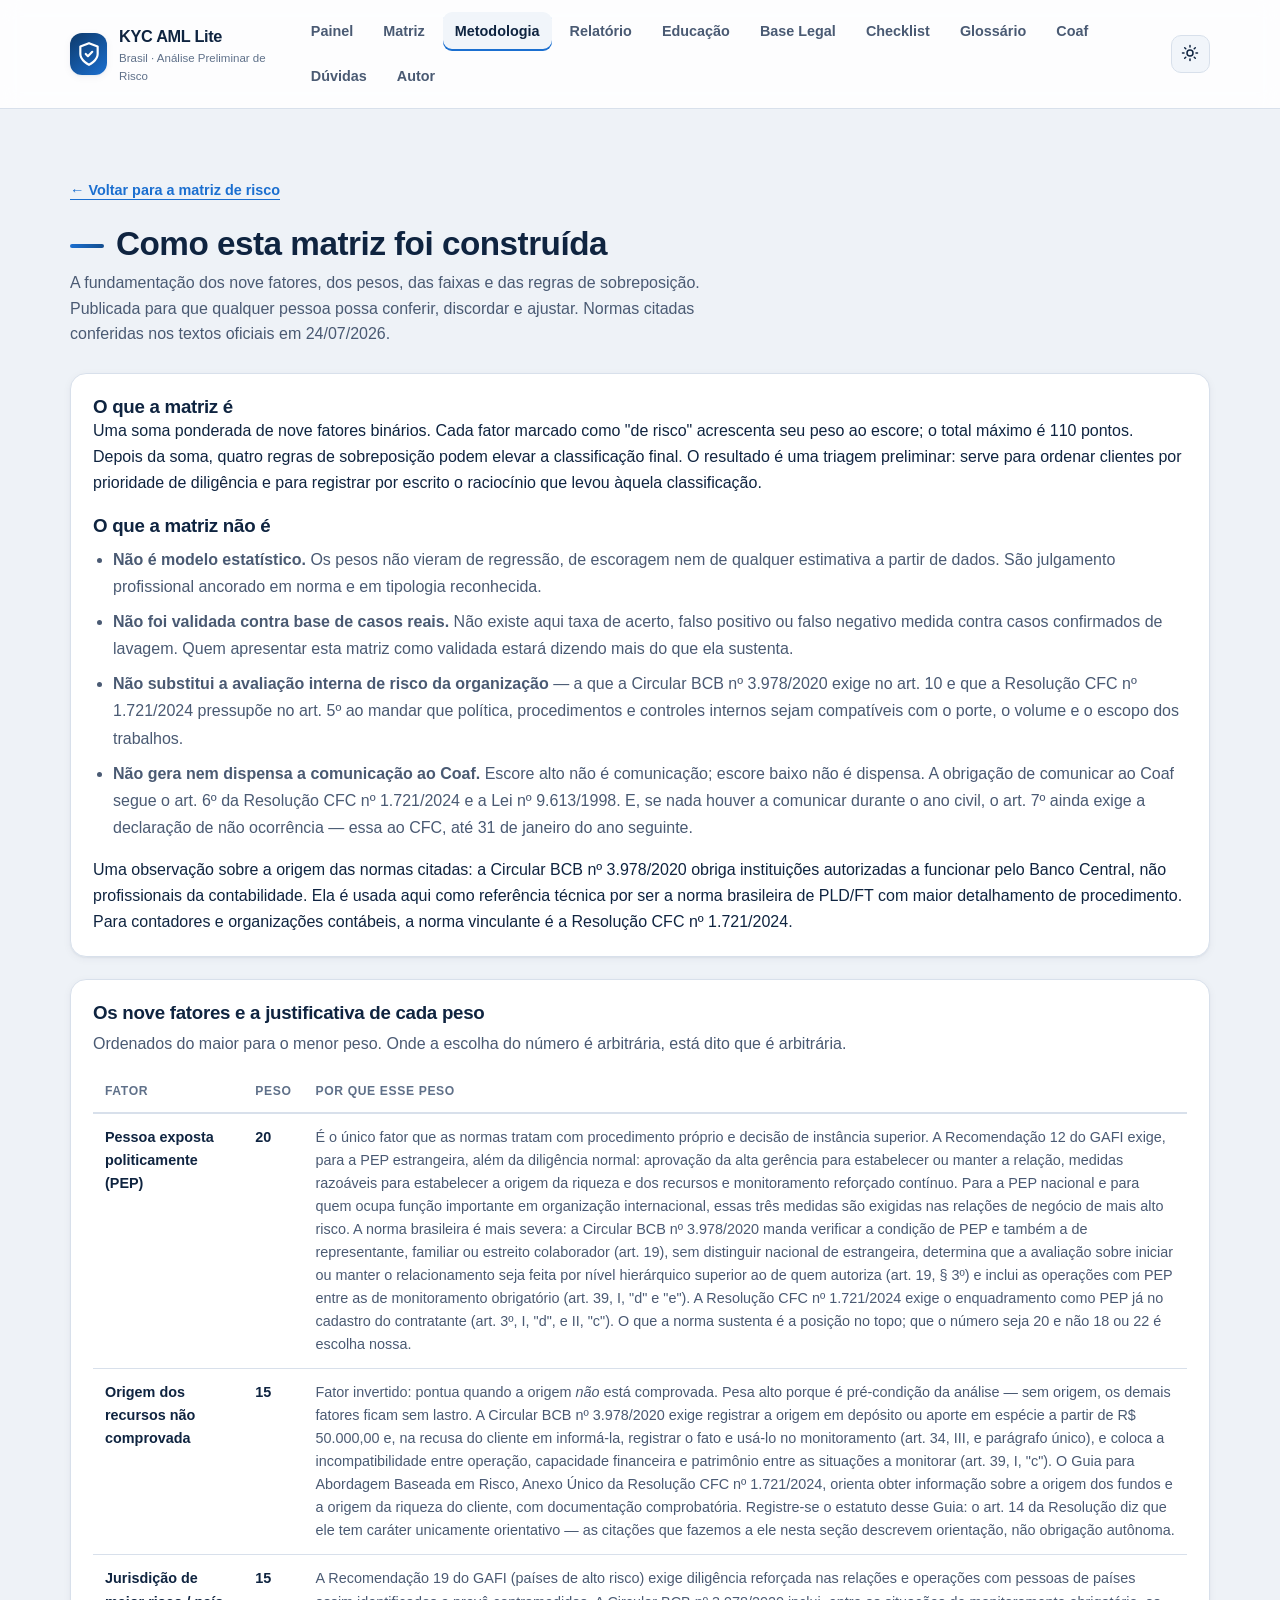
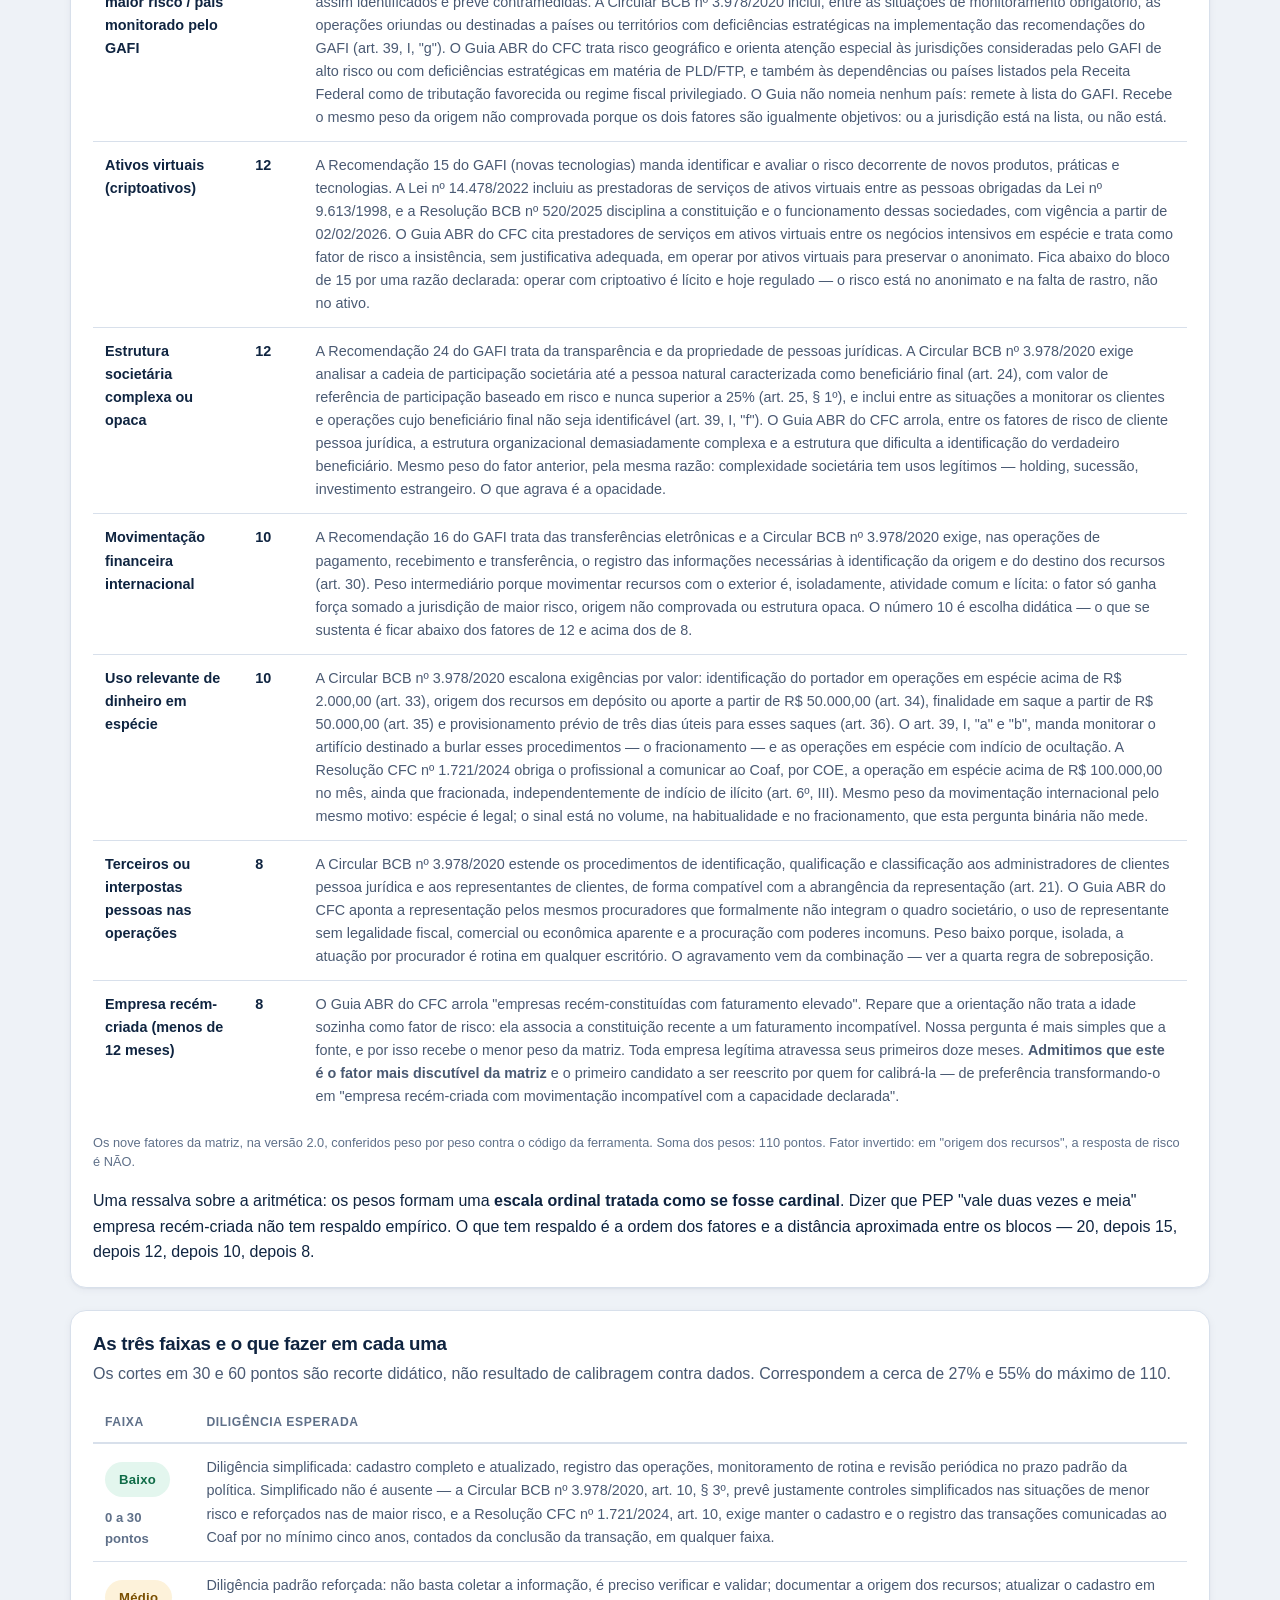
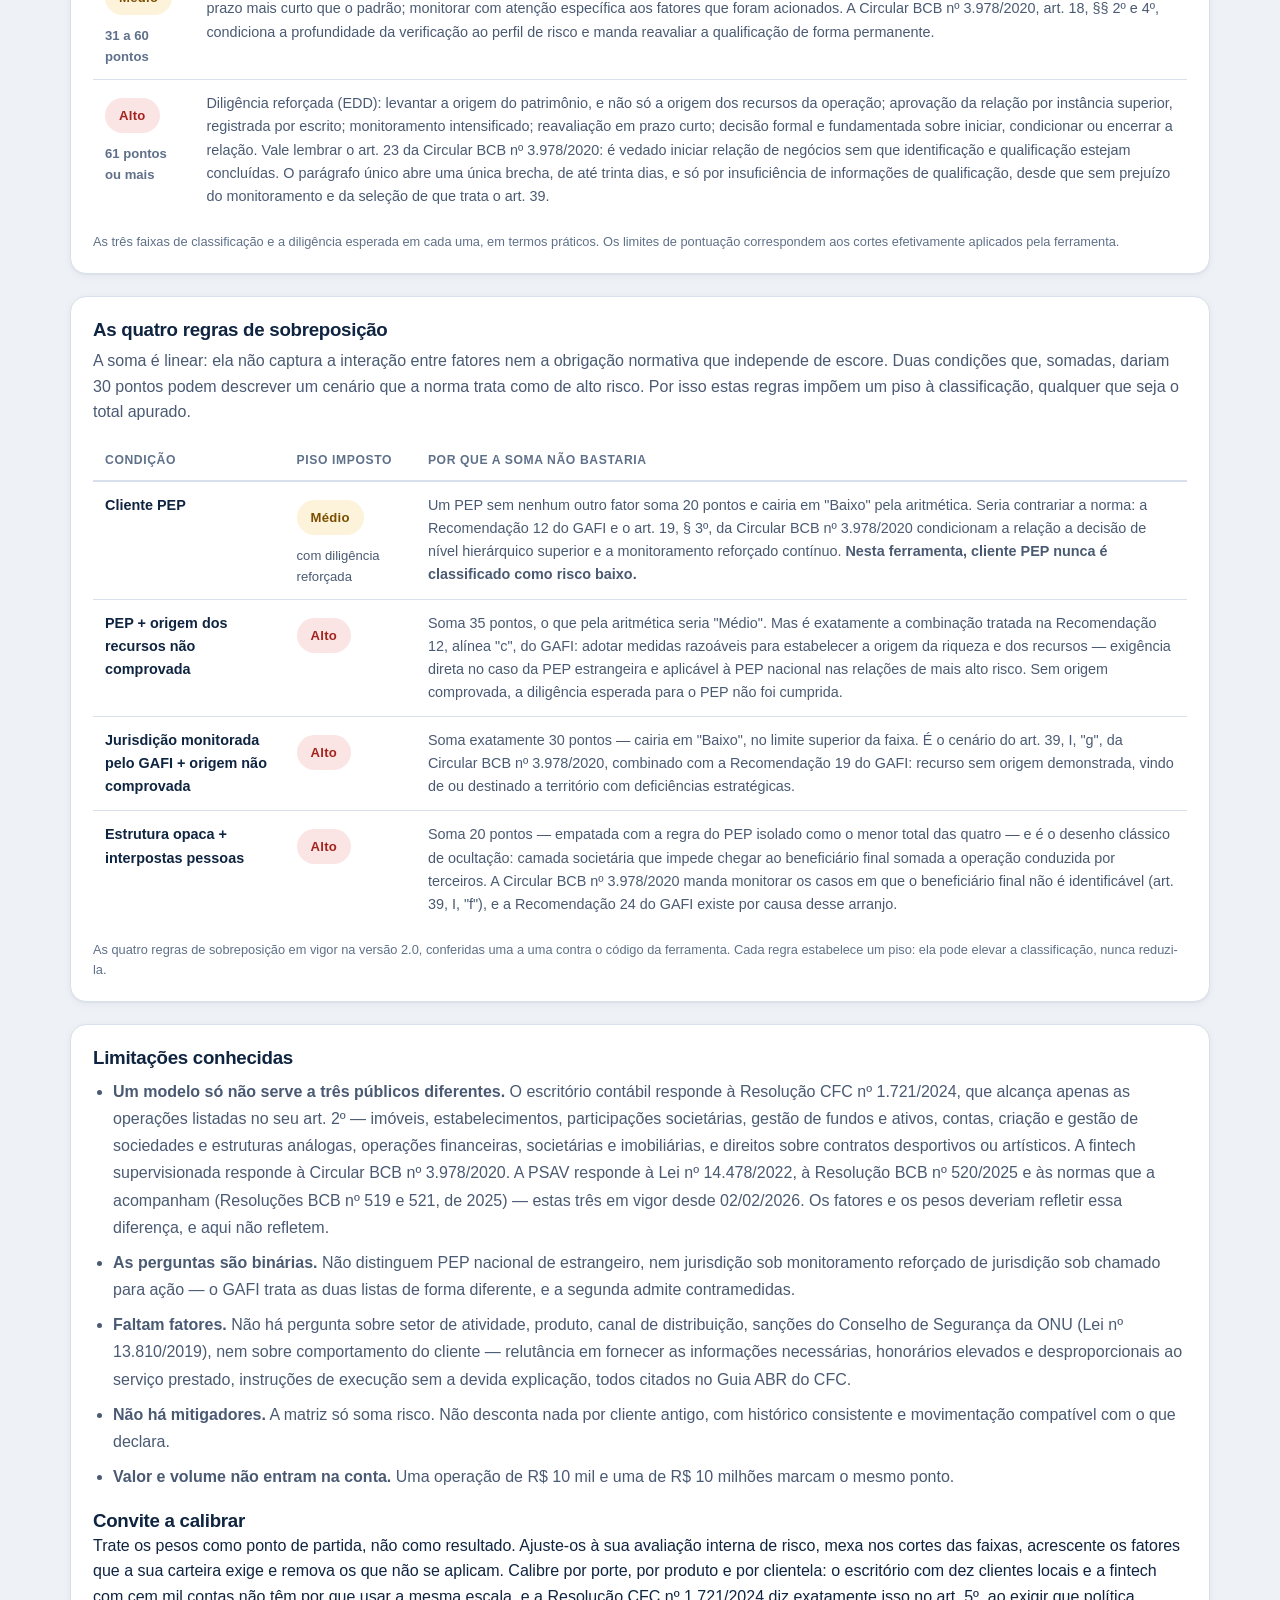
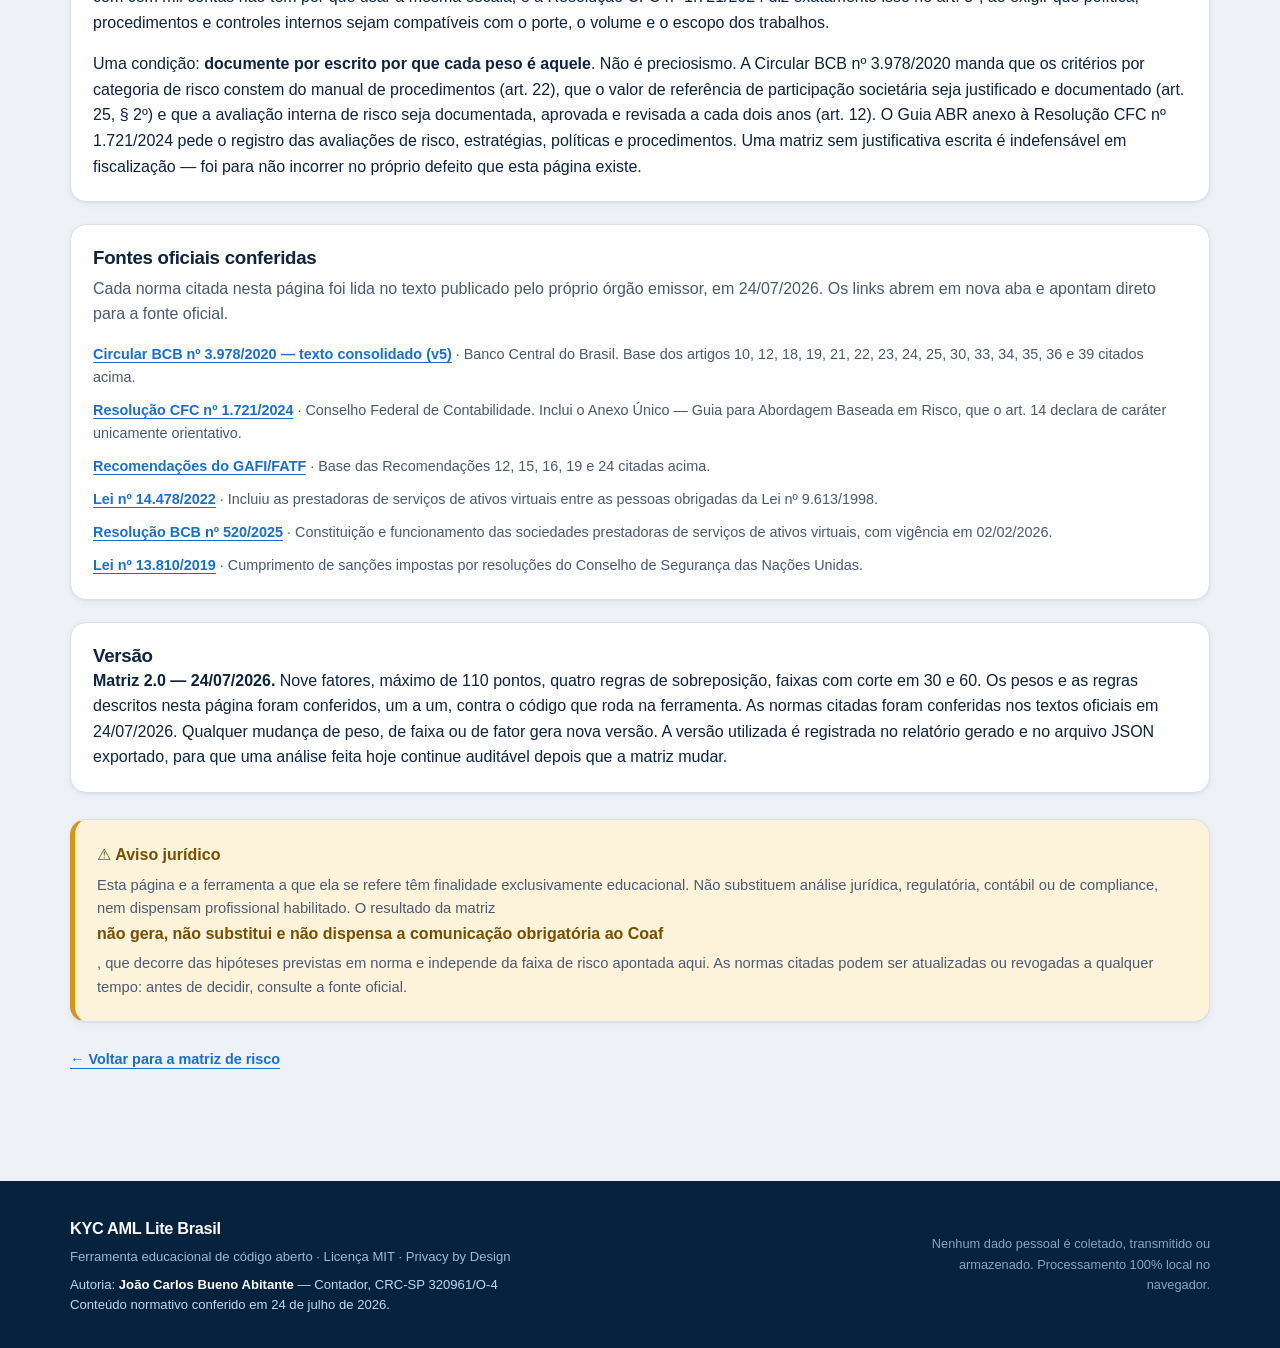
<file: metodologia.html>
<!DOCTYPE html>
<html lang="pt-BR">
<head>
  <meta charset="UTF-8" />
  <meta name="viewport" content="width=device-width, initial-scale=1.0" />
  <meta name="description" content="Como os nove fatores, os pesos e as três faixas da matriz de risco PLD/FT foram definidos, com a norma que sustenta cada escolha e o que é apenas recorte didático." />
  <meta name="author" content="João Carlos Bueno Abitante" />
  <meta name="referrer" content="no-referrer" />
  <meta name="robots" content="index, follow" />
  <meta name="theme-color" content="#07223f" />
  <title>Metodologia da matriz de risco PLD/FT: pesos, faixas e fontes</title>
  <link rel="canonical" href="https://kyc.contbit.tax/metodologia.html" />

  <link rel="icon" href="/favicon.ico" sizes="any" />
  <link rel="icon" type="image/png" href="/favicon.png" sizes="32x32" />
  <link rel="icon" type="image/png" href="/favicon-64.png" sizes="64x64" />
  <link rel="apple-touch-icon" href="/apple-touch-icon.png" />

  <!-- Open Graph / Twitter (imagem servida pelo próprio domínio) -->
  <meta property="og:type" content="article" />
  <meta property="og:site_name" content="KYC AML Lite Brasil" />
  <meta property="og:locale" content="pt_BR" />
  <meta property="og:title" content="Metodologia da matriz de risco PLD/FT: pesos, faixas e fontes" />
  <meta property="og:description" content="A fundamentação dos nove fatores, dos pesos, das faixas e das regras de sobreposição — com o que decorre de norma e o que é escolha didática declarada." />
  <meta property="og:url" content="https://kyc.contbit.tax/metodologia.html" />
  <meta property="og:image" content="https://kyc.contbit.tax/og.png" />
  <meta property="og:image:width" content="1200" />
  <meta property="og:image:height" content="630" />
  <meta property="og:image:alt" content="Cartão do KYC AML Lite Brasil, ferramenta educacional de análise preliminar de risco PLD/FT que roda inteiramente no navegador." />
  <meta name="twitter:card" content="summary_large_image" />
  <meta name="twitter:title" content="Metodologia da matriz de risco PLD/FT: pesos, faixas e fontes" />
  <meta name="twitter:description" content="Nove fatores, 110 pontos, quatro regras de sobreposição. A justificativa de cada peso e as limitações conhecidas do modelo." />
  <meta name="twitter:image" content="https://kyc.contbit.tax/og.png" />

  <script type="application/ld+json">
  {
    "@context": "https://schema.org",
    "@type": "WebPage",
    "name": "Como esta matriz de risco foi construída",
    "headline": "Metodologia da matriz de risco PLD/FT: pesos, faixas e fontes",
    "url": "https://kyc.contbit.tax/metodologia.html",
    "inLanguage": "pt-BR",
    "datePublished": "2026-07-24",
    "dateModified": "2026-07-24",
    "description": "Fundamentação pública do modelo de análise preliminar de risco PLD/FT do KYC AML Lite Brasil: os nove fatores, a justificativa normativa de cada peso, as três faixas de diligência, as quatro regras de sobreposição e as limitações conhecidas.",
    "about": {
      "@type": "Thing",
      "name": "Metodologia da matriz de risco PLD/FT do KYC AML Lite Brasil",
      "description": "Soma ponderada de nove fatores binários, com total máximo de 110 pontos e faixas de risco cortadas em 30 e 60 pontos, complementada por quatro regras de sobreposição que impõem um piso à classificação final independentemente do escore apurado. A metodologia expõe a norma que sustenta a posição relativa de cada fator, declara quais números são recorte didático do autor e não decorrem de norma, indica a diligência esperada em cada faixa e relaciona as limitações conhecidas do modelo, entre elas a ausência de validação contra base de casos reais, a ausência de fatores mitigadores e o tratamento de uma escala ordinal como se fosse cardinal."
    },
    "author": {
      "@type": "Person",
      "@id": "https://joao.abitante.net/#pessoa",
      "name": "João Carlos Bueno Abitante",
      "jobTitle": "Contador",
      "url": "https://joao.abitante.net/",
      "hasCredential": {
        "@type": "EducationalOccupationalCredential",
        "credentialCategory": "Registro profissional",
        "name": "CRC-SP 320961/O-4",
        "recognizedBy": {
          "@type": "Organization",
          "name": "Conselho Regional de Contabilidade do Estado de São Paulo"
        }
      },
      "sameAs": ["https://joao.abitante.net/", "https://github.com/joaoabitante"]
    },
    "publisher": { "@id": "https://joao.abitante.net/#pessoa" },
    "isPartOf": {
      "@type": "WebSite",
      "@id": "https://kyc.contbit.tax/#site",
      "name": "KYC AML Lite Brasil",
      "url": "https://kyc.contbit.tax/",
      "inLanguage": "pt-BR",
      "publisher": { "@id": "https://joao.abitante.net/#pessoa" }
    }
  }
  </script>
  <script>
  /* Aplica o tema ANTES de qualquer pintura: rodando só no DOMContentLoaded,
     quem usa modo escuro via um flash branco a cada carregamento. */
  (function () {
    try {
      var t = localStorage.getItem("kyc_theme");
      if (!t) {
        t = (window.matchMedia && window.matchMedia("(prefers-color-scheme: dark)").matches) ? "dark" : "light";
      }
      document.documentElement.setAttribute("data-theme", t);
    } catch (e) {
      document.documentElement.setAttribute("data-theme", "light");
    }
  })();
  </script>
  <style>
/* =====================================================================
   KYC AML Lite Brasil — style.css
   Tema institucional fintech: azul escuro, branco, cinza claro
   Suporte a modo claro/escuro via [data-theme]
   ===================================================================== */

:root {
  /* Paleta base (modo claro) */
  --navy-900: #07223f;
  --navy-800: #0a2c52;
  --navy-700: #0e3a6b;
  --navy-600: #134e8f;
  --blue-500: #1b6fd0;
  --blue-400: #3d8be8;

  --bg:        #eef2f7;
  --bg-soft:   #f7f9fc;
  --surface:   #ffffff;
  --surface-2: #f1f5fa;
  --border:    #d8e0eb;
  --text:      #0f2440;
  --text-soft: #4a5a73;
  --text-mute: #5f7089;

  /* --low/--med/--high: PREENCHIMENTO (gráficos, barras, botões ativos).
     --*-ink: TINTA sobre --*-bg, calibrada para contraste AA (>= 4.5:1). */
  --low:  #1f9d6b;
  --low-bg: #e3f6ee;
  --low-ink: #0f6b47;
  --low-solid: #0f6b47;
  --med:  #d99413;
  --med-bg: #fdf2da;
  --med-ink: #7a4f00;
  --high: #d6453f;
  --high-bg: #fbe5e4;
  --high-ink: #a3231d;
  --high-solid: #a3231d;

  --shadow-sm: 0 1px 2px rgba(10,44,82,.06), 0 2px 8px rgba(10,44,82,.05);
  --shadow-md: 0 10px 30px rgba(10,44,82,.10);
  --radius:    16px;
  --radius-sm: 10px;

  --font-sans: "Segoe UI", "Helvetica Neue", Helvetica, Arial, system-ui, sans-serif;
  --font-mono: ui-monospace, "SF Mono", "Cascadia Code", Consolas, "Liberation Mono", monospace;
}

[data-theme="dark"] {
  --bg:        #060f1c;
  --bg-soft:   #0a1626;
  --surface:   #0e1d33;
  --surface-2: #122742;
  --border:    #1d3354;
  --text:      #e8eef7;
  --text-soft: #aebdd2;
  --text-mute: #8fa2bd;

  --low-bg: #0d2a20;
  --low-ink: #4ddba0;
  --low-solid: #157a52;
  --med-bg: #2e2410;
  --med-ink: #f0b429;
  --high-bg: #321515;
  --high-ink: #ff8a84;
  --high-solid: #b3352f;

  --shadow-sm: 0 1px 2px rgba(0,0,0,.4);
  --shadow-md: 0 14px 40px rgba(0,0,0,.5);
}

* { box-sizing: border-box; margin: 0; padding: 0; }

html { scroll-behavior: smooth; scroll-padding-top: 86px; }

body {
  font-family: var(--font-sans);
  background: var(--bg);
  color: var(--text);
  line-height: 1.6;
  -webkit-font-smoothing: antialiased;
  transition: background .3s ease, color .3s ease;
}

.container { width: min(1140px, 92%); margin-inline: auto; }

a { color: var(--blue-500); text-decoration: none; }
a:hover { text-decoration: underline; }

h1, h2, h3, h4 { line-height: 1.2; letter-spacing: -.015em; }

/* ===================== HEADER ===================== */
.site-header {
  position: sticky; top: 0; z-index: 50;
  background: color-mix(in srgb, var(--surface) 86%, transparent);
  border-bottom: 1px solid var(--border);
}
/* blur no header fixo é o item mais caro por frame em celular fraco:
   só é aplicado onde há folga de tela e o usuário não pediu menos movimento */
@media (min-width: 981px) and (prefers-reduced-motion: no-preference) {
  .site-header { backdrop-filter: saturate(140%) blur(10px); }
}
.header-inner { display: flex; align-items: center; gap: 22px; padding: 12px 0; }
.brand { display: flex; align-items: center; gap: 12px; }
.brand-mark {
  width: 42px; height: 42px; border-radius: 12px;
  display: grid; place-items: center; color: #fff;
  background: linear-gradient(140deg, var(--navy-700), var(--blue-500));
  box-shadow: var(--shadow-sm);
}
.brand-text { display: flex; flex-direction: column; }
.brand-title { font-weight: 800; font-size: 1.02rem; color: var(--text); letter-spacing: -.02em; }
.brand-sub { font-size: .72rem; color: var(--text-mute); }

.main-nav { margin-left: auto; display: flex; gap: 6px; flex-wrap: wrap; }
.main-nav a {
  color: var(--text-soft); font-size: .9rem; font-weight: 600;
  padding: 8px 12px; border-radius: 9px; text-decoration: none;
  transition: background .2s, color .2s;
}
.main-nav a:hover { background: var(--surface-2); color: var(--text); }

.theme-toggle {
  width: 44px; height: 38px; border-radius: 10px; cursor: pointer;
  border: 1px solid var(--border); background: var(--surface-2); color: var(--text);
  display: grid; place-items: center; transition: background .2s, transform .1s;
}
.theme-toggle:hover { background: var(--surface); }
.theme-toggle:active { transform: scale(.94); }
.theme-icon-dark { display: none; }
[data-theme="dark"] .theme-icon-light { display: none; }
[data-theme="dark"] .theme-icon-dark { display: block; }

/* ===================== HERO ===================== */
.hero {
  background:
    radial-gradient(900px 500px at 88% -10%, rgba(27,111,208,.18), transparent 60%),
    linear-gradient(160deg, var(--navy-900), var(--navy-700) 60%, var(--navy-600));
  color: #eaf2fb; padding: 64px 0 84px;
  position: relative; overflow: hidden;
}
.hero::after {
  content: ""; position: absolute; inset: 0;
  background-image: linear-gradient(rgba(255,255,255,.04) 1px, transparent 1px),
                    linear-gradient(90deg, rgba(255,255,255,.04) 1px, transparent 1px);
  background-size: 44px 44px; mask-image: radial-gradient(700px 400px at 80% 0%, #000, transparent 70%);
  pointer-events: none;
}
.hero-inner { position: relative; display: grid; grid-template-columns: 1.25fr .9fr; gap: 48px; align-items: center; }
.pill {
  display: inline-block; font-size: .76rem; font-weight: 700; letter-spacing: .03em;
  padding: 6px 12px; border-radius: 999px; color: #bfe0ff;
  background: rgba(61,139,232,.18); border: 1px solid rgba(61,139,232,.4);
}
.hero h1 { font-size: clamp(1.9rem, 3.6vw, 3rem); margin: 18px 0 14px; font-weight: 800; }
.grad { background: linear-gradient(90deg, #6fb6ff, #b9d8ff); -webkit-background-clip: text; background-clip: text; color: transparent; }
.hero p { color: #c3d6ee; max-width: 60ch; }
.hero-actions { display: flex; gap: 12px; margin: 26px 0 22px; flex-wrap: wrap; }
.hero-badges { list-style: none; display: flex; gap: 18px; flex-wrap: wrap; font-size: .85rem; color: #b6cce8; }

/* Botões */
.btn {
  display: inline-flex; align-items: center; justify-content: center; gap: 8px;
  font: inherit; font-weight: 700; font-size: .92rem; cursor: pointer;
  padding: 12px 20px; border-radius: 11px; border: 1px solid transparent;
  transition: transform .08s, background .2s, box-shadow .2s, border-color .2s;
  text-decoration: none;
}
.btn:active { transform: translateY(1px); }
.btn-primary { background: linear-gradient(135deg, var(--blue-500), var(--navy-600)); color: #fff; box-shadow: var(--shadow-sm); }
.btn-primary:hover { box-shadow: 0 8px 24px rgba(27,111,208,.4); text-decoration: none; }
.btn-ghost { background: var(--surface); color: var(--text); border-color: var(--border); }
.btn-ghost:hover { background: var(--surface-2); text-decoration: none; }
.hero .btn-ghost { background: rgba(255,255,255,.08); color: #eaf2fb; border-color: rgba(255,255,255,.25); }
.hero .btn-ghost:hover { background: rgba(255,255,255,.16); }
.btn-sm { padding: 8px 14px; font-size: .84rem; border-radius: 9px; }
.btn-block { width: 100%; }

/* Card medidor no hero */
.hero-gauge { text-align: center; }
.card-mini-title { font-size: .82rem; text-transform: uppercase; letter-spacing: .06em; color: var(--text-mute); margin-bottom: 10px; font-weight: 700; }
.gauge-readout { margin-top: -10px; }
.gauge-score { font-size: 2.6rem; font-weight: 800; color: var(--text); }
.gauge-max { color: var(--text-mute); font-weight: 600; }

/* ===================== CARDS / SECTIONS ===================== */
.card {
  background: var(--surface); border: 1px solid var(--border);
  border-radius: var(--radius); padding: 22px; box-shadow: var(--shadow-sm);
}
.main-stack { display: flex; flex-direction: column; gap: 72px; padding: 70px 0; }
.section-head { margin-bottom: 26px; }
.section-head h2 { font-size: clamp(1.5rem, 2.6vw, 2.1rem); font-weight: 800; }
.section-head h2::before {
  content: ""; display: inline-block; width: 34px; height: 4px; border-radius: 4px;
  background: linear-gradient(90deg, var(--blue-500), var(--navy-600)); margin-right: 12px; vertical-align: middle;
}
.section-desc { color: var(--text-soft); max-width: 75ch; margin-top: 6px; }

/* ===================== DASHBOARD ===================== */
.stat-grid { display: grid; grid-template-columns: repeat(4, 1fr); gap: 16px; }
.stat-card {
  background: var(--surface); border: 1px solid var(--border); border-radius: var(--radius);
  padding: 20px; box-shadow: var(--shadow-sm); position: relative; overflow: hidden;
}
.stat-card::before { content: ""; position: absolute; left: 0; top: 0; bottom: 0; width: 4px; }
.stat-total::before { background: var(--blue-500); }
.stat-low::before   { background: var(--low); }
.stat-med::before   { background: var(--med); }
.stat-high::before  { background: var(--high); }
.stat-label { display: block; font-size: .8rem; color: var(--text-mute); font-weight: 600; margin-bottom: 6px; }
.stat-value { font-size: 2.3rem; font-weight: 800; }
.stat-low .stat-value { color: var(--low-ink); }
.stat-med .stat-value { color: var(--med-ink); }
.stat-high .stat-value { color: var(--high-ink); }

.dash-bottom { display: grid; grid-template-columns: 320px 1fr; gap: 20px; margin-top: 20px; }
.chart-card { text-align: center; }
.chart-legend { list-style: none; display: flex; justify-content: center; gap: 18px; margin-top: 12px; font-size: .85rem; color: var(--text-soft); flex-wrap: wrap; }
.dot { display: inline-block; width: 10px; height: 10px; border-radius: 50%; margin-right: 5px; }
.dot-low { background: var(--low); } .dot-med { background: var(--med); } .dot-high { background: var(--high); }
.howto { padding-left: 20px; color: var(--text-soft); display: flex; flex-direction: column; gap: 8px; margin-bottom: 16px; }

/* ===================== MATRIZ ===================== */
.matrix-layout { display: grid; grid-template-columns: 1fr 300px; gap: 24px; align-items: start; }
.matrix-form { display: flex; flex-direction: column; gap: 12px; }
.q-item {
  background: var(--surface); border: 1px solid var(--border); border-radius: var(--radius-sm);
  padding: 16px 18px; display: flex; align-items: center; gap: 16px; box-shadow: var(--shadow-sm);
  transition: border-color .2s, box-shadow .2s;
}
.q-item.is-risk { border-color: color-mix(in srgb, var(--high) 50%, var(--border)); }
.q-main { flex: 1; }
.q-text { font-weight: 600; font-size: .96rem; }
.q-meta { font-size: .76rem; color: var(--text-mute); margin-top: 2px; }
.q-weight { font-weight: 700; color: var(--blue-500); }

.segmented { display: inline-flex; background: var(--surface-2); border: 1px solid var(--border); border-radius: 10px; padding: 3px; }
.segmented button {
  font: inherit; font-weight: 700; font-size: .82rem; cursor: pointer; border: none; background: transparent;
  color: var(--text-soft); padding: 7px 16px; border-radius: 8px; transition: background .15s, color .15s;
}
.segmented button.active-no { background: var(--low-solid); color: #fff; }
.segmented button.active-yes { background: var(--high-solid); color: #fff; }
/* Para a pergunta invertida (origem comprovada), inverter as cores semânticas */
.segmented.inverted button.active-no { background: var(--high-solid); color: #fff; }
.segmented.inverted button.active-yes { background: var(--low-solid); color: #fff; }

/* Painel lateral */
.matrix-side { position: sticky; top: 90px; }
.side-score { margin-bottom: 10px; }
.side-score-value { font-size: 2.6rem; font-weight: 800; }
.side-score-max { color: var(--text-mute); font-size: .9rem; font-weight: 600; }
.side-sub { margin: 20px 0 10px; font-size: .82rem; text-transform: uppercase; letter-spacing: .05em; color: var(--text-mute); }
.bands { list-style: none; display: flex; flex-direction: column; gap: 8px; font-size: .88rem; color: var(--text-soft); }
.band-chip { display: inline-block; min-width: 64px; text-align: center; font-weight: 700; font-size: .78rem; padding: 3px 8px; border-radius: 7px; margin-right: 8px; }
.band-low { background: var(--low-bg); color: var(--low-ink); }
.band-med { background: var(--med-bg); color: var(--med-ink); }
.band-high { background: var(--high-bg); color: var(--high-ink); }
.side-actions { margin-top: 22px; display: flex; flex-direction: column; gap: 10px; }

/* Badge de risco + progresso */
.risk-badge {
  display: inline-block; font-weight: 800; font-size: .82rem; letter-spacing: .02em;
  padding: 7px 14px; border-radius: 999px; margin: 6px 0;
}
.risk-low  { background: var(--low-bg);  color: var(--low-ink); }
.risk-med  { background: var(--med-bg);  color: var(--med-ink); }
.risk-high { background: var(--high-bg); color: var(--high-ink); }

.progress-wrap { height: 10px; background: var(--surface-2); border: 1px solid var(--border); border-radius: 999px; overflow: hidden; margin-top: 12px; }
.progress-bar { height: 100%; width: 0%; border-radius: 999px; background: var(--low); transition: width .4s ease, background .4s ease; }

/* ===================== RELATÓRIO ===================== */
.report-toolbar { display: flex; gap: 10px; flex-wrap: wrap; align-items: center; margin-bottom: 16px; }
.toolbar-msg { font-size: .82rem; font-weight: 700; color: var(--low-ink); margin-left: auto; }
.report-output {
  font-family: var(--font-mono); font-size: .86rem; line-height: 1.7;
  white-space: pre-wrap; word-break: break-word; color: var(--text);
  background: var(--surface-2); border: 1px solid var(--border); border-radius: var(--radius-sm);
  padding: 20px; min-height: 200px; max-height: 560px; overflow: auto;
}

/* ===================== EDUCAÇÃO ===================== */
.edu-grid { display: grid; grid-template-columns: repeat(2, 1fr); gap: 18px; }
.edu-card h3 { font-size: 1.12rem; margin-bottom: 8px; color: var(--navy-600); }
[data-theme="dark"] .edu-card h3 { color: var(--blue-400); }
.edu-card p { color: var(--text-soft); font-size: .94rem; }
.edu-wide { grid-column: 1 / -1; }

/* ===================== REGULATÓRIO ===================== */
.reg-grid { display: grid; grid-template-columns: repeat(3, 1fr); gap: 18px; }
.reg-card { position: relative; }
.reg-tag {
  display: inline-block; font-size: .68rem; font-weight: 800; text-transform: uppercase; letter-spacing: .06em;
  padding: 3px 9px; border-radius: 7px; margin-bottom: 10px;
  background: var(--surface-2); color: var(--blue-500); border: 1px solid var(--border);
}
.reg-card h3 { font-size: 1.02rem; margin-bottom: 6px; }
.reg-card p { color: var(--text-soft); font-size: .9rem; }
/* Estado "não respondido" e regras de sobreposição */
.risk-badge.risk-pending { background: var(--surface-2); color: var(--text-soft); border: 1px dashed var(--border); }
.q-item.is-pending { opacity: .96; }
.q-item.is-pending .q-text::after { content: " • não respondida"; color: var(--text-soft); font-size: .8rem; font-weight: 500; }
.matrix-progress { font-size: .84rem; color: var(--text-soft); margin-top: 10px; line-height: 1.45; }
.matrix-progress.is-complete { color: var(--low-ink); font-weight: 600; }
.override-box { margin-top: 12px; padding: 10px 12px; border-radius: 8px; background: rgba(214, 158, 46, .10); border: 1px solid var(--med); }
.override-box strong { display: block; font-size: .85rem; color: var(--med-ink); margin-bottom: 6px; }
.override-box ul { margin: 0; padding-left: 18px; }
.override-box li { font-size: .82rem; color: var(--text-soft); line-height: 1.5; margin-bottom: 4px; }
.btn:disabled { opacity: .5; cursor: not-allowed; }
.revisao-box { margin-top: 12px; padding: 9px 11px; border-radius: 8px; background: rgba(27,111,208,.09); border: 1px solid var(--blue-500); font-size: .8rem; color: var(--text-soft); line-height: 1.5; }
.import-label { cursor: pointer; display: inline-flex; align-items: center; }
.import-label:focus-within { outline: 3px solid var(--blue-500); outline-offset: 2px; }
#importJson:focus-visible + .import-label, .sr-only:focus + .import-label { outline: 3px solid var(--blue-500); }
/* Sobre o autor e doação */
.sobre-grid { display: grid; grid-template-columns: 1.6fr 1fr; gap: 18px; align-items: start; }
.sobre-card h3 { font-size: 1.15rem; margin-bottom: 2px; }
.sobre-cargo { font-size: .84rem; font-weight: 700; color: var(--blue-500); margin-bottom: 12px; }
.sobre-card p { color: var(--text-soft); font-size: .93rem; line-height: 1.65; margin-bottom: 10px; }
.sobre-links { display: flex; flex-wrap: wrap; gap: 14px; margin-top: 14px; }
.sobre-links a { font-size: .86rem; font-weight: 700; color: var(--blue-500); text-decoration: none; border-bottom: 1px solid currentColor; }
.doacao-card .btn { margin: 6px 0 12px; }
.doacao-nota { font-size: .78rem !important; color: var(--text-mute) !important; line-height: 1.5 !important; }
@media (max-width: 980px) { .sobre-grid { grid-template-columns: 1fr; } }

/* Log de atualizações */
.log-list { display: flex; flex-direction: column; gap: 12px; }
.log-item { border-left: 4px solid var(--blue-500); }
.log-head { display: flex; align-items: center; gap: 10px; flex-wrap: wrap; margin-bottom: 8px; }
.log-versao { font-family: var(--font-mono); font-size: .84rem; font-weight: 700; color: var(--text); background: var(--surface-2); border: 1px solid var(--border); border-radius: 6px; padding: 2px 8px; }
.log-head time { font-size: .82rem; color: var(--text-soft); font-weight: 600; }
.log-tag { font-size: .7rem; font-weight: 800; text-transform: uppercase; letter-spacing: .06em; padding: 2px 8px; border-radius: 5px; }
.log-tag.log-novo { background: var(--low-bg); color: var(--low-ink); }
.log-tag.log-fix { background: var(--med-bg); color: var(--med-ink); }
.log-item p { color: var(--text-soft); font-size: .92rem; line-height: 1.65; margin: 0; }
.section-desc a { color: var(--blue-500); font-weight: 600; }

/* Canvas responsivo: sem max-width, o medidor de 300px estourava telas de ~370px */
#gaugeCanvas, #donutCanvas { max-width: 100%; height: auto; display: block; margin: 0 auto; }
/* Reserva de espaço do formulário injetado por JS, para não deslocar o layout */
#riskForm { min-height: 620px; }
@media (max-width: 720px) { #riskForm { min-height: 0; } }

/* Checklist documental */
.checklist-grid { display: grid; grid-template-columns: repeat(2, 1fr); gap: 18px; }
.check-card { opacity: .62; transition: opacity .2s, border-color .2s; }
.check-card.is-aplicavel { opacity: 1; border-color: var(--blue-500); box-shadow: var(--shadow-sm); }
.check-card h3 { font-size: 1rem; margin-bottom: 4px; }
.check-tag { display: inline-block; font-size: .7rem; font-weight: 700; text-transform: uppercase; letter-spacing: .05em; color: var(--text-mute); margin-bottom: 10px; }
.check-card.is-aplicavel .check-tag { color: var(--blue-500); }
.check-card ul { margin: 0; padding-left: 18px; }
.check-card li { font-size: .86rem; color: var(--text-soft); line-height: 1.6; margin-bottom: 6px; }
.checklist-nota { font-size: .8rem; color: var(--text-soft); margin-top: 16px; }
@media (max-width: 720px) { .checklist-grid { grid-template-columns: 1fr; } }

/* Painel do GAFI dentro da matriz */
.gafi-panel { margin-top: 10px; border: 1px solid var(--border); border-radius: var(--radius-sm); background: var(--surface-2); }
.gafi-panel summary { cursor: pointer; padding: 8px 12px; font-size: .82rem; font-weight: 700; color: var(--blue-500); list-style: none; }
.gafi-panel summary::-webkit-details-marker { display: none; }
.gafi-panel summary::before { content: "🌐 "; }
.gafi-panel[open] summary { border-bottom: 1px solid var(--border); }
.gafi-grupo { padding: 10px 12px 4px; }
.gafi-grupo strong { font-size: .78rem; text-transform: uppercase; letter-spacing: .04em; }
.gafi-grupo strong.gafi-alto { color: var(--high-ink); }
.gafi-grupo strong.gafi-cinza { color: var(--med-ink); }
.gafi-desc { font-size: .78rem; color: var(--text-soft); margin: 3px 0 6px; line-height: 1.5; }
.gafi-grupo ul { display: flex; flex-wrap: wrap; gap: 4px 6px; margin: 0; padding: 0; list-style: none; }
.gafi-grupo li { font-size: .78rem; background: var(--surface); border: 1px solid var(--border); border-radius: 5px; padding: 2px 7px; color: var(--text); }
.gafi-rodape { font-size: .74rem; color: var(--text-soft); padding: 8px 12px 0; margin: 0; line-height: 1.5; }
.gafi-link { display: inline-block; margin: 6px 12px 12px; font-size: .78rem; font-weight: 700; color: var(--blue-500); }

/* FAQ */
.faq-list { display: flex; flex-direction: column; gap: 12px; }
.faq-item { padding: 0; }
.faq-item summary {
  cursor: pointer; list-style: none; padding: 16px 18px;
  font-weight: 700; font-size: 1rem; color: var(--text);
  display: flex; align-items: center; gap: 10px;
}
.faq-item summary::-webkit-details-marker { display: none; }
.faq-item summary::before { content: "+"; color: var(--blue-500); font-weight: 800; font-size: 1.15rem; line-height: 1; }
.faq-item[open] summary::before { content: "–"; }
.faq-item summary:hover { color: var(--blue-500); }
.faq-item p { padding: 0 18px 16px 40px; margin: 0; color: var(--text-soft); font-size: .93rem; line-height: 1.65; }
@media print { .faq-item p { padding-left: 18px; } }

/* Identificação opcional do relatório */
.report-ident { display: grid; grid-template-columns: 1fr 1fr; gap: 14px; margin-bottom: 16px; }
.ident-field { display: flex; flex-direction: column; gap: 5px; }
.ident-field label { font-size: .8rem; font-weight: 700; color: var(--text-soft); }
.ident-opt { font-weight: 500; color: var(--text-mute); }
.ident-field input {
  font-family: inherit; font-size: .92rem; padding: 9px 11px; color: var(--text);
  background: var(--surface-2); border: 1px solid var(--border); border-radius: var(--radius-sm);
}
.ident-field input::placeholder { color: var(--text-mute); }
.ident-aviso { grid-column: 1 / -1; font-size: .78rem; color: var(--text-soft); line-height: 1.55; margin: 0; }
@media (max-width: 720px) { .report-ident { grid-template-columns: 1fr; } }
.reg-fonte { margin-top: 8px; }
.reg-fonte a { color: var(--blue-500); font-size: .84rem; font-weight: 600; text-decoration: none; border-bottom: 1px solid currentColor; }
.reg-fonte a:hover { color: var(--navy-700); }
[data-theme="dark"] .reg-fonte a { color: var(--blue-400); }
[data-theme="dark"] .reg-fonte a:hover { color: #8fc0f5; }

.disclaimer {
  margin-top: 26px; border-left: 5px solid var(--med);
  background: var(--med-bg);
}
.disclaimer strong { display: block; margin-bottom: 6px; color: var(--med-ink); font-size: 1rem; }
.disclaimer p { color: var(--text-soft); font-size: .92rem; }

/* ===================== FOOTER ===================== */
.site-footer { background: var(--navy-900); color: #c3d6ee; padding: 34px 0; margin-top: 40px; }
.footer-inner { display: flex; justify-content: space-between; align-items: center; gap: 20px; flex-wrap: wrap; }
.site-footer .brand-title { color: #fff; }
.footer-note { font-size: .82rem; color: #9fb6d4; margin-top: 4px; }
.footer-autor { font-size: .82rem; color: #c3d6ee; margin-top: 8px; line-height: 1.5; }
.footer-autor strong { color: #fff; }
.footer-mini { font-size: .8rem; color: #8aa3c4; max-width: 40ch; text-align: right; }

/* ===================== RESPONSIVO ===================== */
@media (max-width: 980px) {
  .hero-inner { grid-template-columns: 1fr; }
  .matrix-layout { grid-template-columns: 1fr; }
  .matrix-side { position: static; }
  .dash-bottom { grid-template-columns: 1fr; }
  .reg-grid { grid-template-columns: repeat(2, 1fr); }
}
@media (max-width: 720px) {
  /* O menu vira uma faixa rolável em vez de sumir */
  .main-nav {
    order: 3; width: 100%; overflow-x: auto; gap: 14px;
    padding-top: 8px; -webkit-overflow-scrolling: touch;
  }
  .main-nav a { white-space: nowrap; font-size: .84rem; }
  .header-inner { flex-wrap: wrap; }
  .stat-grid { grid-template-columns: repeat(2, 1fr); }
  .edu-grid, .reg-grid { grid-template-columns: 1fr; }
  .footer-mini { text-align: left; }
  .q-item { flex-direction: column; align-items: stretch; }
  /* Alvos de toque confortáveis (>= 44px) no celular */
  .segmented button { padding: 12px 20px; min-height: 44px; flex: 1; }
  .segmented { display: flex; }
  .btn-sm { min-height: 44px; }
}

/* Animação de entrada */
@keyframes rise { from { opacity: 0; transform: translateY(14px); } to { opacity: 1; transform: none; } }
.section, .hero-gauge { animation: rise .5s ease both; }

/* ===================== ACESSIBILIDADE ===================== */
:focus-visible { outline: 3px solid var(--blue-500); outline-offset: 2px; border-radius: 6px; }
[data-theme="dark"] :focus-visible { outline-color: var(--blue-400); }
.hero :focus-visible, .site-header :focus-visible, .site-footer :focus-visible { outline-color: #bfe0ff; }

/* Link para pular direto ao conteúdo (teclado / leitor de tela) */
.skip-link {
  position: absolute; left: 8px; top: -48px; z-index: 100;
  background: var(--navy-800); color: #fff; padding: 10px 16px;
  border-radius: 0 0 8px 8px; font-weight: 700; font-size: .9rem; text-decoration: none;
  transition: top .15s ease;
}
.skip-link:focus { top: 0; }

/* Descrição textual dos gráficos, só para leitores de tela */
.sr-only {
  position: absolute; width: 1px; height: 1px; padding: 0; margin: -1px;
  overflow: hidden; clip: rect(0 0 0 0); white-space: nowrap; border: 0;
}

@media (prefers-reduced-motion: reduce) {
  .section, .hero-gauge { animation: none; }
  html { scroll-behavior: auto; }
  *, *::before, *::after { transition-duration: .01ms !important; animation-duration: .01ms !important; }
}

/* ===================== IMPRESSÃO / PDF ===================== */
@media print {
  .site-header, .hero, .main-nav, .report-toolbar, .side-actions,
  #dashboard, #educacao, #sobre, #atualizacoes, #faq, #checklist,
  .theme-toggle, .site-footer, .skip-link { display: none !important; }
  body { background: #fff; color: #000; }
  .section { animation: none; padding: 0; }
  .card { box-shadow: none; border: 1px solid #999; page-break-inside: avoid; break-inside: avoid; }
  .report-output {
    max-height: none !important; overflow: visible !important;
    border: 0; background: #fff; color: #000; font-size: 11pt; white-space: pre-wrap;
  }
  #relatorio::after {
    content: "Gerado em kyc.contbit.tax";
    display: block; margin-top: 12pt; font-size: 9pt; color: #444;
  }
  @page { margin: 14mm; }
}

/* =====================================================================
   ACRÉSCIMOS DESTA PÁGINA (metodologia.html)
   ===================================================================== */

/* Navegação de retorno no topo do conteúdo */
.voltar { margin-bottom: 22px; font-size: .9rem; }
.voltar a {
  font-weight: 700; color: var(--blue-500); text-decoration: none;
  border-bottom: 1px solid currentColor; padding-bottom: 1px;
}
.voltar a:hover { color: var(--navy-700); }
[data-theme="dark"] .voltar a { color: var(--blue-400); }
[data-theme="dark"] .voltar a:hover { color: #8fc0f5; }

/* Página atual no menu */
.main-nav a[aria-current="page"] {
  background: var(--surface-2); color: var(--text);
  box-shadow: inset 0 -2px 0 var(--blue-500);
}

/* Tabelas largas: rolagem própria, o corpo da página nunca rola na horizontal */
.tabela-scroll { overflow-x: auto; -webkit-overflow-scrolling: touch; }
.tab-meto { width: 100%; border-collapse: collapse; font-size: .9rem; text-align: left; }
.tab-meto-fatores { min-width: 640px; }
.tab-meto-faixas { min-width: 620px; }
.tab-meto-regras { min-width: 640px; }
.tab-meto caption {
  caption-side: bottom; text-align: left; color: var(--text-mute);
  font-size: .8rem; padding-top: 12px; line-height: 1.55;
}
.tab-meto thead tr { border-bottom: 2px solid var(--border); }
.tab-meto th[scope="col"] {
  padding: 10px 12px; color: var(--text-mute); font-weight: 700;
  font-size: .76rem; text-transform: uppercase; letter-spacing: .05em;
}
.tab-meto tbody tr { border-bottom: 1px solid var(--border); }
.tab-meto tbody tr:last-child { border-bottom: 0; }
.tab-meto tbody th[scope="row"] { padding: 12px; color: var(--text); vertical-align: top; font-weight: 700; }
.tab-meto td { padding: 12px; vertical-align: top; color: var(--text-soft); }
.tab-meto .col-peso, .tab-meto .cel-peso { white-space: nowrap; }
.tab-meto .cel-peso { font-weight: 800; color: var(--text); }
.faixa-pontos { display: block; margin-top: 4px; color: var(--text-mute); font-size: .82rem; font-weight: 600; }
.piso-nota { display: block; margin-top: 4px; font-size: .82rem; }

/* Listas de texto corrido dentro dos cards */
.lista-meto { margin: 8px 0 0; padding-left: 20px; color: var(--text-soft); line-height: 1.7; }
.lista-meto li + li { margin-top: 8px; }
.card h3 + .sub-desc { color: var(--text-soft); margin: 6px 0 16px; }
.sub-h3 { margin-top: 20px; }
.nota-meto { margin-top: 16px; }

/* Fontes oficiais conferidas */
.fontes-lista { list-style: none; margin: 10px 0 0; padding: 0; display: flex; flex-direction: column; gap: 10px; }
.fontes-lista li { color: var(--text-soft); font-size: .9rem; line-height: 1.6; }
.fontes-lista a { font-weight: 700; color: var(--blue-500); border-bottom: 1px solid currentColor; text-decoration: none; }
.fontes-lista a:hover { color: var(--navy-700); }
[data-theme="dark"] .fontes-lista a { color: var(--blue-400); }
[data-theme="dark"] .fontes-lista a:hover { color: #8fc0f5; }
  .main-nav a.nav-atual { background: var(--surface-2); color: var(--text); font-weight: 700; }
  </style>
</head>
<body>
  <a class="skip-link" href="#conteudo">Pular para o conteúdo</a>
  <noscript>
    <div class="disclaimer card" role="note" style="margin:24px auto;max-width:900px">
      <strong>JavaScript desativado</strong>
      <p>Esta página é texto estático: a metodologia, as tabelas e as fontes continuam
      inteiramente legíveis sem JavaScript. A única função que depende dele é o botão de
      alternar entre o modo claro e o escuro.</p>
    </div>
  </noscript>

  <!-- ================= HEADER ================= -->
  <header class="site-header">
    <div class="container header-inner">
      <div class="brand">
        <div class="brand-mark" aria-hidden="true">
          <svg viewBox="0 0 24 24" width="26" height="26" fill="none" stroke="currentColor" stroke-width="2" stroke-linecap="round" stroke-linejoin="round">
            <path d="M12 22s8-4 8-10V5l-8-3-8 3v7c0 6 8 10 8 10z"></path>
            <path d="m9 12 2 2 4-4"></path>
          </svg>
        </div>
        <div class="brand-text">
          <span class="brand-title">KYC AML Lite</span>
          <span class="brand-sub">Brasil · Análise Preliminar de Risco</span>
        </div>
      </div>

      <nav class="main-nav" aria-label="Navegação principal">
        <a href="index.html#dashboard">Painel</a>
        <a href="index.html#matriz">Matriz</a>
        <a href="metodologia.html" aria-current="page" class="nav-atual">Metodologia</a>
        <a href="index.html#relatorio">Relatório</a>
        <a href="index.html#educacao">Educação</a>
        <a href="index.html#regulatorio">Base Legal</a>
        <a href="index.html#checklist">Checklist</a>
        <a href="glossario.html">Glossário</a>
        <a href="obrigacoes-coaf.html">Coaf</a>
        <a href="index.html#faq">Dúvidas</a>
        <a href="index.html#sobre">Autor</a>
      </nav>

      <button id="themeToggle" class="theme-toggle" type="button" aria-label="Alternar modo escuro">
        <span class="theme-icon theme-icon-light" aria-hidden="true">
          <svg viewBox="0 0 24 24" width="18" height="18" fill="none" stroke="currentColor" stroke-width="2" stroke-linecap="round" stroke-linejoin="round"><circle cx="12" cy="12" r="4"/><path d="M12 2v2M12 20v2M4.93 4.93l1.41 1.41M17.66 17.66l1.41 1.41M2 12h2M20 12h2M6.34 17.66l-1.41 1.41M19.07 4.93l-1.41 1.41"/></svg>
        </span>
        <span class="theme-icon theme-icon-dark" aria-hidden="true">
          <svg viewBox="0 0 24 24" width="18" height="18" fill="none" stroke="currentColor" stroke-width="2" stroke-linecap="round" stroke-linejoin="round"><path d="M21 12.79A9 9 0 1 1 11.21 3 7 7 0 0 0 21 12.79z"/></svg>
        </span>
      </button>
    </div>
  </header>

  <main id="conteudo" class="container main-stack">
    <section class="section">

      <p class="voltar"><a href="index.html">← Voltar para a matriz de risco</a></p>

      <div class="section-head">
        <h2>Como esta matriz foi construída</h2>
        <p class="section-desc">A fundamentação dos nove fatores, dos pesos, das faixas e das regras de sobreposição. Publicada para que qualquer pessoa possa conferir, discordar e ajustar. Normas citadas conferidas nos textos oficiais em 24/07/2026.</p>
      </div>

      <div class="card">
        <h3>O que a matriz é</h3>
        <p>Uma soma ponderada de nove fatores binários. Cada fator marcado como "de risco" acrescenta seu peso ao escore; o total máximo é 110 pontos. Depois da soma, quatro regras de sobreposição podem elevar a classificação final. O resultado é uma triagem preliminar: serve para ordenar clientes por prioridade de diligência e para registrar por escrito o raciocínio que levou àquela classificação.</p>

        <h3 class="sub-h3">O que a matriz não é</h3>
        <ul class="lista-meto">
          <li><strong>Não é modelo estatístico.</strong> Os pesos não vieram de regressão, de escoragem nem de qualquer estimativa a partir de dados. São julgamento profissional ancorado em norma e em tipologia reconhecida.</li>
          <li><strong>Não foi validada contra base de casos reais.</strong> Não existe aqui taxa de acerto, falso positivo ou falso negativo medida contra casos confirmados de lavagem. Quem apresentar esta matriz como validada estará dizendo mais do que ela sustenta.</li>
          <li><strong>Não substitui a avaliação interna de risco da organização</strong> — a que a Circular BCB nº 3.978/2020 exige no art. 10 e que a Resolução CFC nº 1.721/2024 pressupõe no art. 5º ao mandar que política, procedimentos e controles internos sejam compatíveis com o porte, o volume e o escopo dos trabalhos.</li>
          <li><strong>Não gera nem dispensa a comunicação ao Coaf.</strong> Escore alto não é comunicação; escore baixo não é dispensa. A obrigação de comunicar ao Coaf segue o art. 6º da Resolução CFC nº 1.721/2024 e a Lei nº 9.613/1998. E, se nada houver a comunicar durante o ano civil, o art. 7º ainda exige a declaração de não ocorrência — essa ao CFC, até 31 de janeiro do ano seguinte.</li>
        </ul>
        <p class="nota-meto">Uma observação sobre a origem das normas citadas: a Circular BCB nº 3.978/2020 obriga instituições autorizadas a funcionar pelo Banco Central, não profissionais da contabilidade. Ela é usada aqui como referência técnica por ser a norma brasileira de PLD/FT com maior detalhamento de procedimento. Para contadores e organizações contábeis, a norma vinculante é a Resolução CFC nº 1.721/2024.</p>
      </div>

      <div class="card" style="margin-top:22px">
        <h3>Os nove fatores e a justificativa de cada peso</h3>
        <p class="sub-desc">Ordenados do maior para o menor peso. Onde a escolha do número é arbitrária, está dito que é arbitrária.</p>

        <div class="tabela-scroll">
          <table class="tab-meto tab-meto-fatores">
            <caption>Os nove fatores da matriz, na versão 2.0, conferidos peso por peso contra o código da ferramenta. Soma dos pesos: 110 pontos. Fator invertido: em "origem dos recursos", a resposta de risco é NÃO.</caption>
            <thead>
              <tr>
                <th scope="col">Fator</th>
                <th scope="col" class="col-peso">Peso</th>
                <th scope="col">Por que esse peso</th>
              </tr>
            </thead>
            <tbody>
              <tr>
                <th scope="row">Pessoa exposta politicamente (PEP)</th>
                <td class="cel-peso">20</td>
                <td>É o único fator que as normas tratam com procedimento próprio e decisão de instância superior. A Recomendação 12 do GAFI exige, para a PEP estrangeira, além da diligência normal: aprovação da alta gerência para estabelecer ou manter a relação, medidas razoáveis para estabelecer a origem da riqueza e dos recursos e monitoramento reforçado contínuo. Para a PEP nacional e para quem ocupa função importante em organização internacional, essas três medidas são exigidas nas relações de negócio de mais alto risco. A norma brasileira é mais severa: a Circular BCB nº 3.978/2020 manda verificar a condição de PEP e também a de representante, familiar ou estreito colaborador (art. 19), sem distinguir nacional de estrangeira, determina que a avaliação sobre iniciar ou manter o relacionamento seja feita por nível hierárquico superior ao de quem autoriza (art. 19, § 3º) e inclui as operações com PEP entre as de monitoramento obrigatório (art. 39, I, "d" e "e"). A Resolução CFC nº 1.721/2024 exige o enquadramento como PEP já no cadastro do contratante (art. 3º, I, "d", e II, "c"). O que a norma sustenta é a posição no topo; que o número seja 20 e não 18 ou 22 é escolha nossa.</td>
              </tr>
              <tr>
                <th scope="row">Origem dos recursos não comprovada</th>
                <td class="cel-peso">15</td>
                <td>Fator invertido: pontua quando a origem <em>não</em> está comprovada. Pesa alto porque é pré-condição da análise — sem origem, os demais fatores ficam sem lastro. A Circular BCB nº 3.978/2020 exige registrar a origem em depósito ou aporte em espécie a partir de R$ 50.000,00 e, na recusa do cliente em informá-la, registrar o fato e usá-lo no monitoramento (art. 34, III, e parágrafo único), e coloca a incompatibilidade entre operação, capacidade financeira e patrimônio entre as situações a monitorar (art. 39, I, "c"). O Guia para Abordagem Baseada em Risco, Anexo Único da Resolução CFC nº 1.721/2024, orienta obter informação sobre a origem dos fundos e a origem da riqueza do cliente, com documentação comprobatória. Registre-se o estatuto desse Guia: o art. 14 da Resolução diz que ele tem caráter unicamente orientativo — as citações que fazemos a ele nesta seção descrevem orientação, não obrigação autônoma.</td>
              </tr>
              <tr>
                <th scope="row">Jurisdição de maior risco / país monitorado pelo GAFI</th>
                <td class="cel-peso">15</td>
                <td>A Recomendação 19 do GAFI (países de alto risco) exige diligência reforçada nas relações e operações com pessoas de países assim identificados e prevê contramedidas. A Circular BCB nº 3.978/2020 inclui, entre as situações de monitoramento obrigatório, as operações oriundas ou destinadas a países ou territórios com deficiências estratégicas na implementação das recomendações do GAFI (art. 39, I, "g"). O Guia ABR do CFC trata risco geográfico e orienta atenção especial às jurisdições consideradas pelo GAFI de alto risco ou com deficiências estratégicas em matéria de PLD/FTP, e também às dependências ou países listados pela Receita Federal como de tributação favorecida ou regime fiscal privilegiado. O Guia não nomeia nenhum país: remete à lista do GAFI. Recebe o mesmo peso da origem não comprovada porque os dois fatores são igualmente objetivos: ou a jurisdição está na lista, ou não está.</td>
              </tr>
              <tr>
                <th scope="row">Ativos virtuais (criptoativos)</th>
                <td class="cel-peso">12</td>
                <td>A Recomendação 15 do GAFI (novas tecnologias) manda identificar e avaliar o risco decorrente de novos produtos, práticas e tecnologias. A Lei nº 14.478/2022 incluiu as prestadoras de serviços de ativos virtuais entre as pessoas obrigadas da Lei nº 9.613/1998, e a Resolução BCB nº 520/2025 disciplina a constituição e o funcionamento dessas sociedades, com vigência a partir de 02/02/2026. O Guia ABR do CFC cita prestadores de serviços em ativos virtuais entre os negócios intensivos em espécie e trata como fator de risco a insistência, sem justificativa adequada, em operar por ativos virtuais para preservar o anonimato. Fica abaixo do bloco de 15 por uma razão declarada: operar com criptoativo é lícito e hoje regulado — o risco está no anonimato e na falta de rastro, não no ativo.</td>
              </tr>
              <tr>
                <th scope="row">Estrutura societária complexa ou opaca</th>
                <td class="cel-peso">12</td>
                <td>A Recomendação 24 do GAFI trata da transparência e da propriedade de pessoas jurídicas. A Circular BCB nº 3.978/2020 exige analisar a cadeia de participação societária até a pessoa natural caracterizada como beneficiário final (art. 24), com valor de referência de participação baseado em risco e nunca superior a 25% (art. 25, § 1º), e inclui entre as situações a monitorar os clientes e operações cujo beneficiário final não seja identificável (art. 39, I, "f"). O Guia ABR do CFC arrola, entre os fatores de risco de cliente pessoa jurídica, a estrutura organizacional demasiadamente complexa e a estrutura que dificulta a identificação do verdadeiro beneficiário. Mesmo peso do fator anterior, pela mesma razão: complexidade societária tem usos legítimos — holding, sucessão, investimento estrangeiro. O que agrava é a opacidade.</td>
              </tr>
              <tr>
                <th scope="row">Movimentação financeira internacional</th>
                <td class="cel-peso">10</td>
                <td>A Recomendação 16 do GAFI trata das transferências eletrônicas e a Circular BCB nº 3.978/2020 exige, nas operações de pagamento, recebimento e transferência, o registro das informações necessárias à identificação da origem e do destino dos recursos (art. 30). Peso intermediário porque movimentar recursos com o exterior é, isoladamente, atividade comum e lícita: o fator só ganha força somado a jurisdição de maior risco, origem não comprovada ou estrutura opaca. O número 10 é escolha didática — o que se sustenta é ficar abaixo dos fatores de 12 e acima dos de 8.</td>
              </tr>
              <tr>
                <th scope="row">Uso relevante de dinheiro em espécie</th>
                <td class="cel-peso">10</td>
                <td>A Circular BCB nº 3.978/2020 escalona exigências por valor: identificação do portador em operações em espécie acima de R$ 2.000,00 (art. 33), origem dos recursos em depósito ou aporte a partir de R$ 50.000,00 (art. 34), finalidade em saque a partir de R$ 50.000,00 (art. 35) e provisionamento prévio de três dias úteis para esses saques (art. 36). O art. 39, I, "a" e "b", manda monitorar o artifício destinado a burlar esses procedimentos — o fracionamento — e as operações em espécie com indício de ocultação. A Resolução CFC nº 1.721/2024 obriga o profissional a comunicar ao Coaf, por COE, a operação em espécie acima de R$ 100.000,00 no mês, ainda que fracionada, independentemente de indício de ilícito (art. 6º, III). Mesmo peso da movimentação internacional pelo mesmo motivo: espécie é legal; o sinal está no volume, na habitualidade e no fracionamento, que esta pergunta binária não mede.</td>
              </tr>
              <tr>
                <th scope="row">Terceiros ou interpostas pessoas nas operações</th>
                <td class="cel-peso">8</td>
                <td>A Circular BCB nº 3.978/2020 estende os procedimentos de identificação, qualificação e classificação aos administradores de clientes pessoa jurídica e aos representantes de clientes, de forma compatível com a abrangência da representação (art. 21). O Guia ABR do CFC aponta a representação pelos mesmos procuradores que formalmente não integram o quadro societário, o uso de representante sem legalidade fiscal, comercial ou econômica aparente e a procuração com poderes incomuns. Peso baixo porque, isolada, a atuação por procurador é rotina em qualquer escritório. O agravamento vem da combinação — ver a quarta regra de sobreposição.</td>
              </tr>
              <tr>
                <th scope="row">Empresa recém-criada (menos de 12 meses)</th>
                <td class="cel-peso">8</td>
                <td>O Guia ABR do CFC arrola "empresas recém-constituídas com faturamento elevado". Repare que a orientação não trata a idade sozinha como fator de risco: ela associa a constituição recente a um faturamento incompatível. Nossa pergunta é mais simples que a fonte, e por isso recebe o menor peso da matriz. Toda empresa legítima atravessa seus primeiros doze meses. <strong>Admitimos que este é o fator mais discutível da matriz</strong> e o primeiro candidato a ser reescrito por quem for calibrá-la — de preferência transformando-o em "empresa recém-criada com movimentação incompatível com a capacidade declarada".</td>
              </tr>
            </tbody>
          </table>
        </div>

        <p class="nota-meto">Uma ressalva sobre a aritmética: os pesos formam uma <strong>escala ordinal tratada como se fosse cardinal</strong>. Dizer que PEP "vale duas vezes e meia" empresa recém-criada não tem respaldo empírico. O que tem respaldo é a ordem dos fatores e a distância aproximada entre os blocos — 20, depois 15, depois 12, depois 10, depois 8.</p>
      </div>

      <div class="card" style="margin-top:22px">
        <h3>As três faixas e o que fazer em cada uma</h3>
        <p class="sub-desc">Os cortes em 30 e 60 pontos são recorte didático, não resultado de calibragem contra dados. Correspondem a cerca de 27% e 55% do máximo de 110.</p>

        <div class="tabela-scroll">
          <table class="tab-meto tab-meto-faixas">
            <caption>As três faixas de classificação e a diligência esperada em cada uma, em termos práticos. Os limites de pontuação correspondem aos cortes efetivamente aplicados pela ferramenta.</caption>
            <thead>
              <tr>
                <th scope="col" class="col-peso">Faixa</th>
                <th scope="col">Diligência esperada</th>
              </tr>
            </thead>
            <tbody>
              <tr>
                <th scope="row"><span class="risk-badge risk-low">Baixo</span><span class="faixa-pontos">0 a 30 pontos</span></th>
                <td>Diligência simplificada: cadastro completo e atualizado, registro das operações, monitoramento de rotina e revisão periódica no prazo padrão da política. Simplificado não é ausente — a Circular BCB nº 3.978/2020, art. 10, § 3º, prevê justamente controles simplificados nas situações de menor risco e reforçados nas de maior risco, e a Resolução CFC nº 1.721/2024, art. 10, exige manter o cadastro e o registro das transações comunicadas ao Coaf por no mínimo cinco anos, contados da conclusão da transação, em qualquer faixa.</td>
              </tr>
              <tr>
                <th scope="row"><span class="risk-badge risk-med">Médio</span><span class="faixa-pontos">31 a 60 pontos</span></th>
                <td>Diligência padrão reforçada: não basta coletar a informação, é preciso verificar e validar; documentar a origem dos recursos; atualizar o cadastro em prazo mais curto que o padrão; monitorar com atenção específica aos fatores que foram acionados. A Circular BCB nº 3.978/2020, art. 18, §§ 2º e 4º, condiciona a profundidade da verificação ao perfil de risco e manda reavaliar a qualificação de forma permanente.</td>
              </tr>
              <tr>
                <th scope="row"><span class="risk-badge risk-high">Alto</span><span class="faixa-pontos">61 pontos ou mais</span></th>
                <td>Diligência reforçada (EDD): levantar a origem do patrimônio, e não só a origem dos recursos da operação; aprovação da relação por instância superior, registrada por escrito; monitoramento intensificado; reavaliação em prazo curto; decisão formal e fundamentada sobre iniciar, condicionar ou encerrar a relação. Vale lembrar o art. 23 da Circular BCB nº 3.978/2020: é vedado iniciar relação de negócios sem que identificação e qualificação estejam concluídas. O parágrafo único abre uma única brecha, de até trinta dias, e só por insuficiência de informações de qualificação, desde que sem prejuízo do monitoramento e da seleção de que trata o art. 39.</td>
              </tr>
            </tbody>
          </table>
        </div>
      </div>

      <div class="card" style="margin-top:22px">
        <h3>As quatro regras de sobreposição</h3>
        <p class="sub-desc">A soma é linear: ela não captura a interação entre fatores nem a obrigação normativa que independe de escore. Duas condições que, somadas, dariam 30 pontos podem descrever um cenário que a norma trata como de alto risco. Por isso estas regras impõem um piso à classificação, qualquer que seja o total apurado.</p>

        <div class="tabela-scroll">
          <table class="tab-meto tab-meto-regras">
            <caption>As quatro regras de sobreposição em vigor na versão 2.0, conferidas uma a uma contra o código da ferramenta. Cada regra estabelece um piso: ela pode elevar a classificação, nunca reduzi-la.</caption>
            <thead>
              <tr>
                <th scope="col">Condição</th>
                <th scope="col" class="col-peso">Piso imposto</th>
                <th scope="col">Por que a soma não bastaria</th>
              </tr>
            </thead>
            <tbody>
              <tr>
                <th scope="row">Cliente PEP</th>
                <td><span class="risk-badge risk-med">Médio</span><span class="piso-nota">com diligência reforçada</span></td>
                <td>Um PEP sem nenhum outro fator soma 20 pontos e cairia em "Baixo" pela aritmética. Seria contrariar a norma: a Recomendação 12 do GAFI e o art. 19, § 3º, da Circular BCB nº 3.978/2020 condicionam a relação a decisão de nível hierárquico superior e a monitoramento reforçado contínuo. <strong>Nesta ferramenta, cliente PEP nunca é classificado como risco baixo.</strong></td>
              </tr>
              <tr>
                <th scope="row">PEP + origem dos recursos não comprovada</th>
                <td><span class="risk-badge risk-high">Alto</span></td>
                <td>Soma 35 pontos, o que pela aritmética seria "Médio". Mas é exatamente a combinação tratada na Recomendação 12, alínea "c", do GAFI: adotar medidas razoáveis para estabelecer a origem da riqueza e dos recursos — exigência direta no caso da PEP estrangeira e aplicável à PEP nacional nas relações de mais alto risco. Sem origem comprovada, a diligência esperada para o PEP não foi cumprida.</td>
              </tr>
              <tr>
                <th scope="row">Jurisdição monitorada pelo GAFI + origem não comprovada</th>
                <td><span class="risk-badge risk-high">Alto</span></td>
                <td>Soma exatamente 30 pontos — cairia em "Baixo", no limite superior da faixa. É o cenário do art. 39, I, "g", da Circular BCB nº 3.978/2020, combinado com a Recomendação 19 do GAFI: recurso sem origem demonstrada, vindo de ou destinado a território com deficiências estratégicas.</td>
              </tr>
              <tr>
                <th scope="row">Estrutura opaca + interpostas pessoas</th>
                <td><span class="risk-badge risk-high">Alto</span></td>
                <td>Soma 20 pontos — empatada com a regra do PEP isolado como o menor total das quatro — e é o desenho clássico de ocultação: camada societária que impede chegar ao beneficiário final somada a operação conduzida por terceiros. A Circular BCB nº 3.978/2020 manda monitorar os casos em que o beneficiário final não é identificável (art. 39, I, "f"), e a Recomendação 24 do GAFI existe por causa desse arranjo.</td>
              </tr>
            </tbody>
          </table>
        </div>
      </div>

      <div class="card" style="margin-top:22px">
        <h3>Limitações conhecidas</h3>
        <ul class="lista-meto">
          <li><strong>Um modelo só não serve a três públicos diferentes.</strong> O escritório contábil responde à Resolução CFC nº 1.721/2024, que alcança apenas as operações listadas no seu art. 2º — imóveis, estabelecimentos, participações societárias, gestão de fundos e ativos, contas, criação e gestão de sociedades e estruturas análogas, operações financeiras, societárias e imobiliárias, e direitos sobre contratos desportivos ou artísticos. A fintech supervisionada responde à Circular BCB nº 3.978/2020. A PSAV responde à Lei nº 14.478/2022, à Resolução BCB nº 520/2025 e às normas que a acompanham (Resoluções BCB nº 519 e 521, de 2025) — estas três em vigor desde 02/02/2026. Os fatores e os pesos deveriam refletir essa diferença, e aqui não refletem.</li>
          <li><strong>As perguntas são binárias.</strong> Não distinguem PEP nacional de estrangeiro, nem jurisdição sob monitoramento reforçado de jurisdição sob chamado para ação — o GAFI trata as duas listas de forma diferente, e a segunda admite contramedidas.</li>
          <li><strong>Faltam fatores.</strong> Não há pergunta sobre setor de atividade, produto, canal de distribuição, sanções do Conselho de Segurança da ONU (Lei nº 13.810/2019), nem sobre comportamento do cliente — relutância em fornecer as informações necessárias, honorários elevados e desproporcionais ao serviço prestado, instruções de execução sem a devida explicação, todos citados no Guia ABR do CFC.</li>
          <li><strong>Não há mitigadores.</strong> A matriz só soma risco. Não desconta nada por cliente antigo, com histórico consistente e movimentação compatível com o que declara.</li>
          <li><strong>Valor e volume não entram na conta.</strong> Uma operação de R$ 10 mil e uma de R$ 10 milhões marcam o mesmo ponto.</li>
        </ul>

        <h3 class="sub-h3">Convite a calibrar</h3>
        <p>Trate os pesos como ponto de partida, não como resultado. Ajuste-os à sua avaliação interna de risco, mexa nos cortes das faixas, acrescente os fatores que a sua carteira exige e remova os que não se aplicam. Calibre por porte, por produto e por clientela: o escritório com dez clientes locais e a fintech com cem mil contas não têm por que usar a mesma escala, e a Resolução CFC nº 1.721/2024 diz exatamente isso no art. 5º, ao exigir que política, procedimentos e controles internos sejam compatíveis com o porte, o volume e o escopo dos trabalhos.</p>
        <p class="nota-meto">Uma condição: <strong>documente por escrito por que cada peso é aquele</strong>. Não é preciosismo. A Circular BCB nº 3.978/2020 manda que os critérios por categoria de risco constem do manual de procedimentos (art. 22), que o valor de referência de participação societária seja justificado e documentado (art. 25, § 2º) e que a avaliação interna de risco seja documentada, aprovada e revisada a cada dois anos (art. 12). O Guia ABR anexo à Resolução CFC nº 1.721/2024 pede o registro das avaliações de risco, estratégias, políticas e procedimentos. Uma matriz sem justificativa escrita é indefensável em fiscalização — foi para não incorrer no próprio defeito que esta página existe.</p>
      </div>

      <div class="card" style="margin-top:22px">
        <h3>Fontes oficiais conferidas</h3>
        <p class="sub-desc">Cada norma citada nesta página foi lida no texto publicado pelo próprio órgão emissor, em 24/07/2026. Os links abrem em nova aba e apontam direto para a fonte oficial.</p>
        <ul class="fontes-lista">
          <li><a href="https://normativos.bcb.gov.br/Lists/Normativos/Attachments/50905/Circ_3978_v5_P.pdf" target="_blank" rel="noopener noreferrer">Circular BCB nº 3.978/2020 — texto consolidado (v5)</a> · Banco Central do Brasil. Base dos artigos 10, 12, 18, 19, 21, 22, 23, 24, 25, 30, 33, 34, 35, 36 e 39 citados acima.</li>
          <li><a href="https://www1.cfc.org.br/sisweb/SRE/docs/RES_1721.pdf" target="_blank" rel="noopener noreferrer">Resolução CFC nº 1.721/2024</a> · Conselho Federal de Contabilidade. Inclui o Anexo Único — Guia para Abordagem Baseada em Risco, que o art. 14 declara de caráter unicamente orientativo.</li>
          <li><a href="https://www.fatf-gafi.org/en/publications/Fatfrecommendations/Fatf-recommendations.html" target="_blank" rel="noopener noreferrer">Recomendações do GAFI/FATF</a> · Base das Recomendações 12, 15, 16, 19 e 24 citadas acima.</li>
          <li><a href="https://www.planalto.gov.br/ccivil_03/_ato2019-2022/2022/lei/L14478.htm" target="_blank" rel="noopener noreferrer">Lei nº 14.478/2022</a> · Incluiu as prestadoras de serviços de ativos virtuais entre as pessoas obrigadas da Lei nº 9.613/1998.</li>
          <li><a href="https://www.bcb.gov.br/estabilidadefinanceira/exibenormativo?tipo=Resolu%C3%A7%C3%A3o%20BCB&amp;numero=520" target="_blank" rel="noopener noreferrer">Resolução BCB nº 520/2025</a> · Constituição e funcionamento das sociedades prestadoras de serviços de ativos virtuais, com vigência em 02/02/2026.</li>
          <li><a href="https://www.planalto.gov.br/ccivil_03/_ato2019-2022/2019/lei/L13810.htm" target="_blank" rel="noopener noreferrer">Lei nº 13.810/2019</a> · Cumprimento de sanções impostas por resoluções do Conselho de Segurança das Nações Unidas.</li>
        </ul>
      </div>

      <div class="card" style="margin-top:22px">
        <h3>Versão</h3>
        <p><strong>Matriz 2.0 — 24/07/2026.</strong> Nove fatores, máximo de 110 pontos, quatro regras de sobreposição, faixas com corte em 30 e 60. Os pesos e as regras descritos nesta página foram conferidos, um a um, contra o código que roda na ferramenta. As normas citadas foram conferidas nos textos oficiais em 24/07/2026. Qualquer mudança de peso, de faixa ou de fator gera nova versão. A versão utilizada é registrada no relatório gerado e no arquivo JSON exportado, para que uma análise feita hoje continue auditável depois que a matriz mudar.</p>
      </div>

      <div class="disclaimer card" role="note">
        <strong>⚠️ Aviso jurídico</strong>
        <p>Esta página e a ferramenta a que ela se refere têm finalidade exclusivamente educacional. Não substituem análise jurídica, regulatória, contábil ou de compliance, nem dispensam profissional habilitado. O resultado da matriz <strong>não gera, não substitui e não dispensa a comunicação obrigatória ao Coaf</strong>, que decorre das hipóteses previstas em norma e independe da faixa de risco apontada aqui. As normas citadas podem ser atualizadas ou revogadas a qualquer tempo: antes de decidir, consulte a fonte oficial.</p>
      </div>

      <p class="voltar" style="margin:26px 0 0"><a href="index.html">← Voltar para a matriz de risco</a></p>

    </section>
  </main>

  <!-- ================= FOOTER ================= -->
  <footer class="site-footer">
    <div class="container footer-inner">
      <div>
        <span class="brand-title">KYC AML Lite Brasil</span>
        <p class="footer-note">Ferramenta educacional de código aberto · Licença MIT · Privacy by Design</p>
        <p class="footer-autor">Autoria: <strong>João Carlos Bueno Abitante</strong> — Contador, CRC-SP 320961/O-4<br />
          Conteúdo normativo conferido em <time datetime="2026-07-24">24 de julho de 2026</time>.</p>
      </div>
      <p class="footer-mini">Nenhum dado pessoal é coletado, transmitido ou armazenado. Processamento 100% local no navegador.</p>
    </div>
  </footer>

  <script>
/* =====================================================================
   metodologia.html — único script da página.
   Alterna o tema e persiste a escolha na chave kyc_theme, a mesma usada
   pelo index.html. Sem rede, sem cookie, sem qualquer outra chave.
   ===================================================================== */
(function () {
  "use strict";
  var btn = document.getElementById("themeToggle");
  if (!btn) return;
  btn.addEventListener("click", function () {
    var atual = document.documentElement.getAttribute("data-theme");
    var novo = atual === "dark" ? "light" : "dark";
    document.documentElement.setAttribute("data-theme", novo);
    try { localStorage.setItem("kyc_theme", novo); } catch (e) {}
  });
})();
  </script>
</body>
</html>
</file>
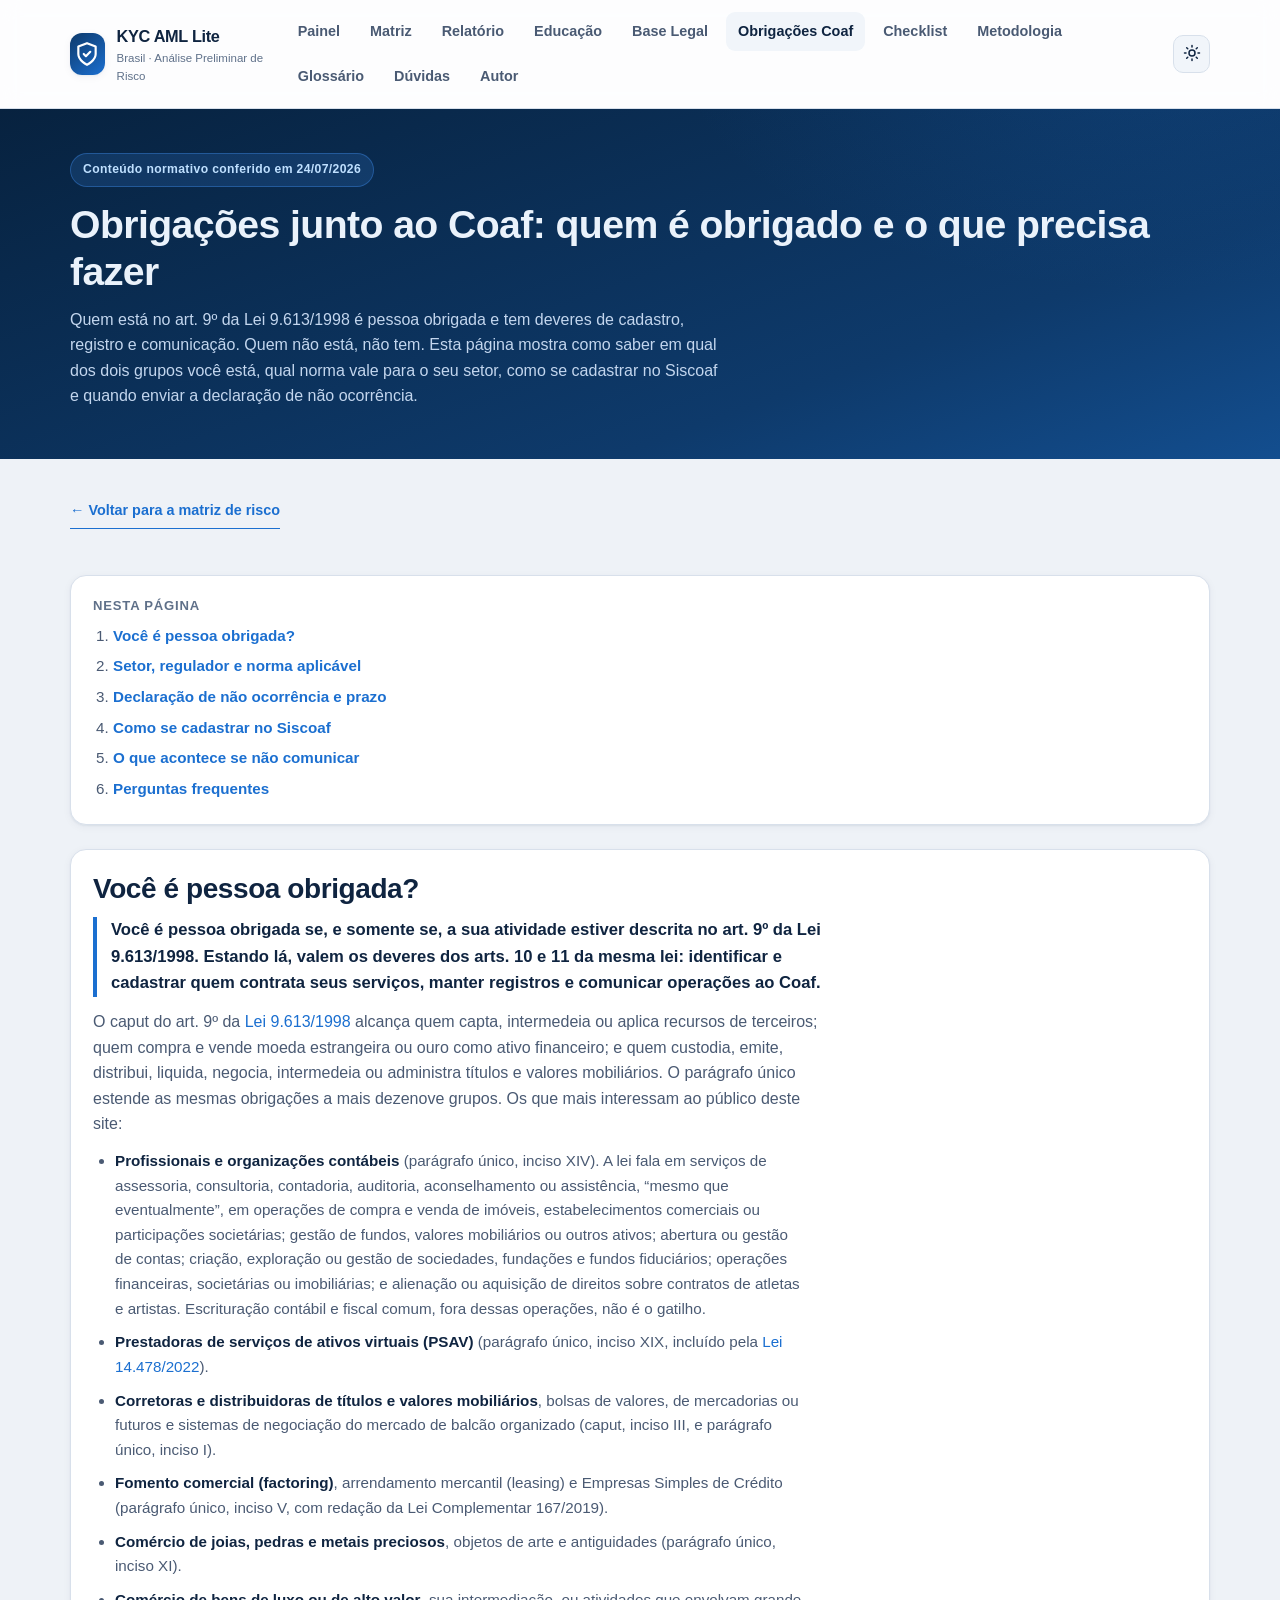
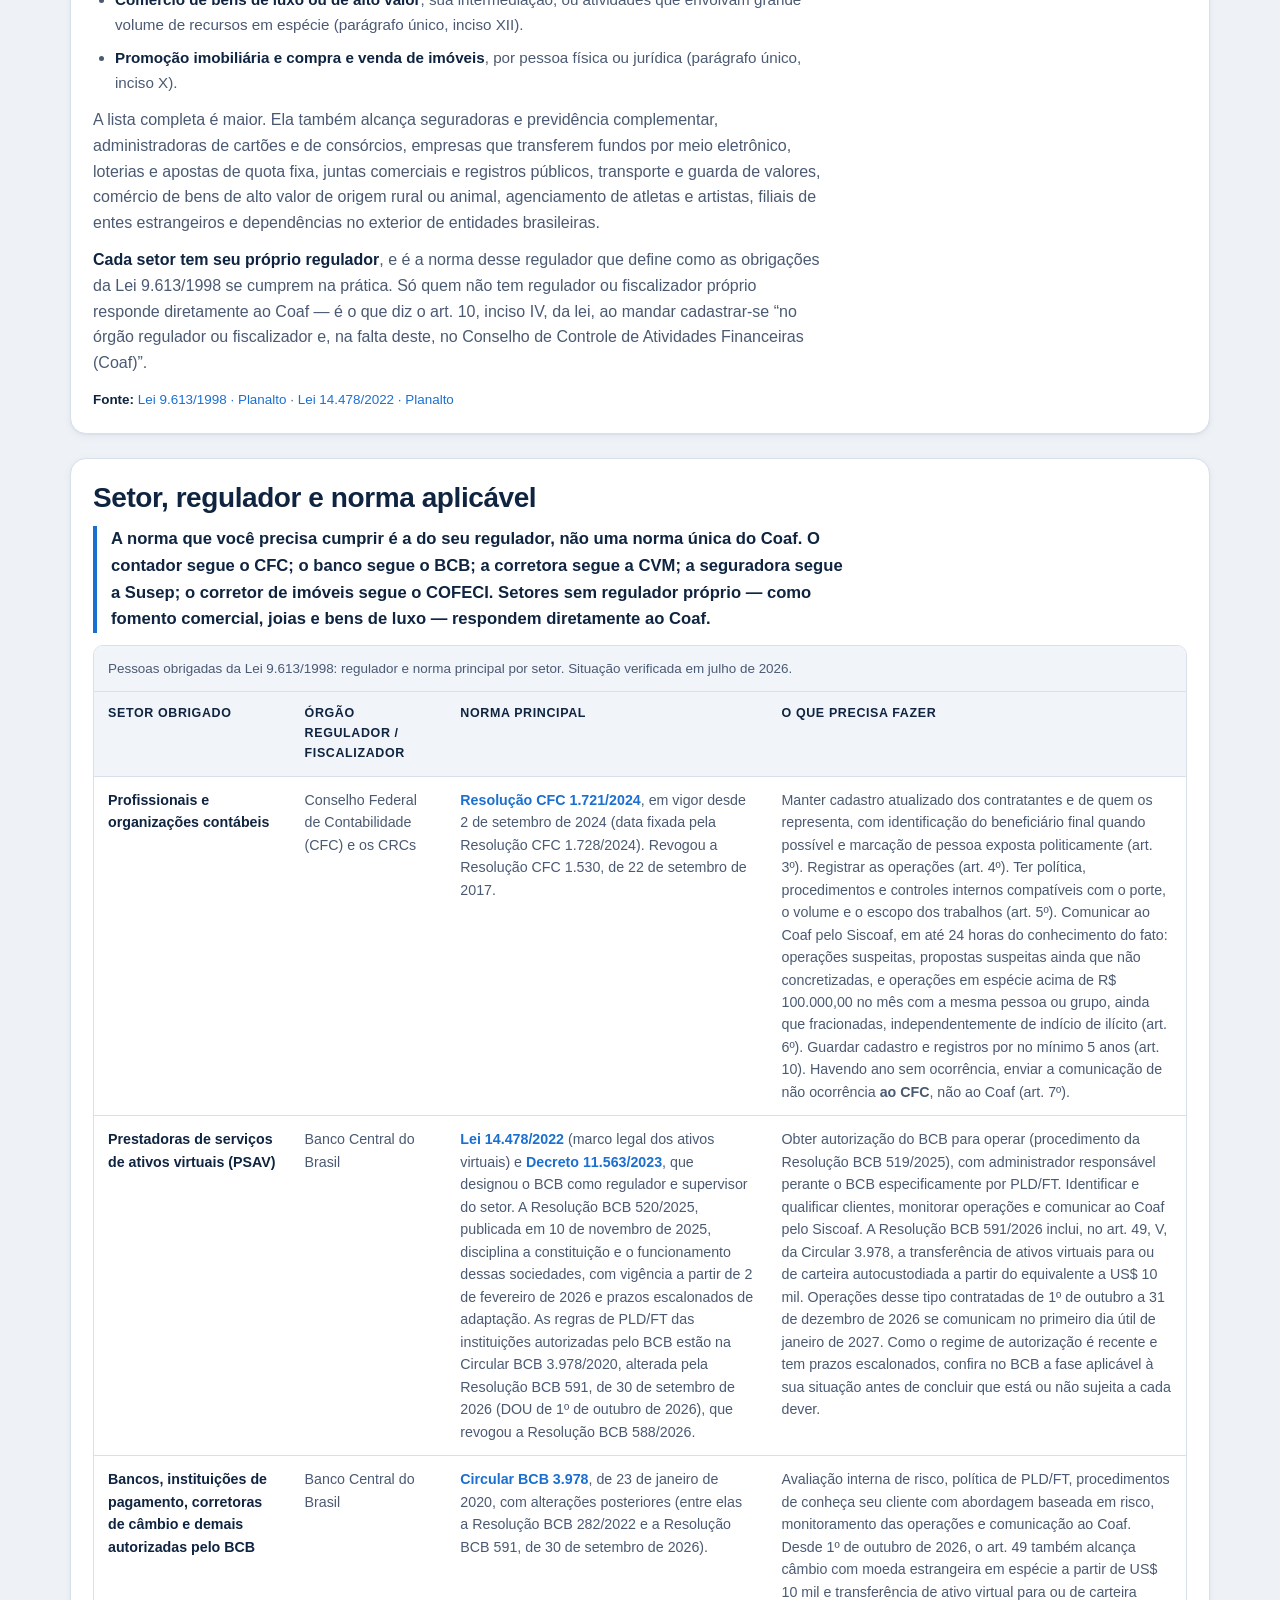
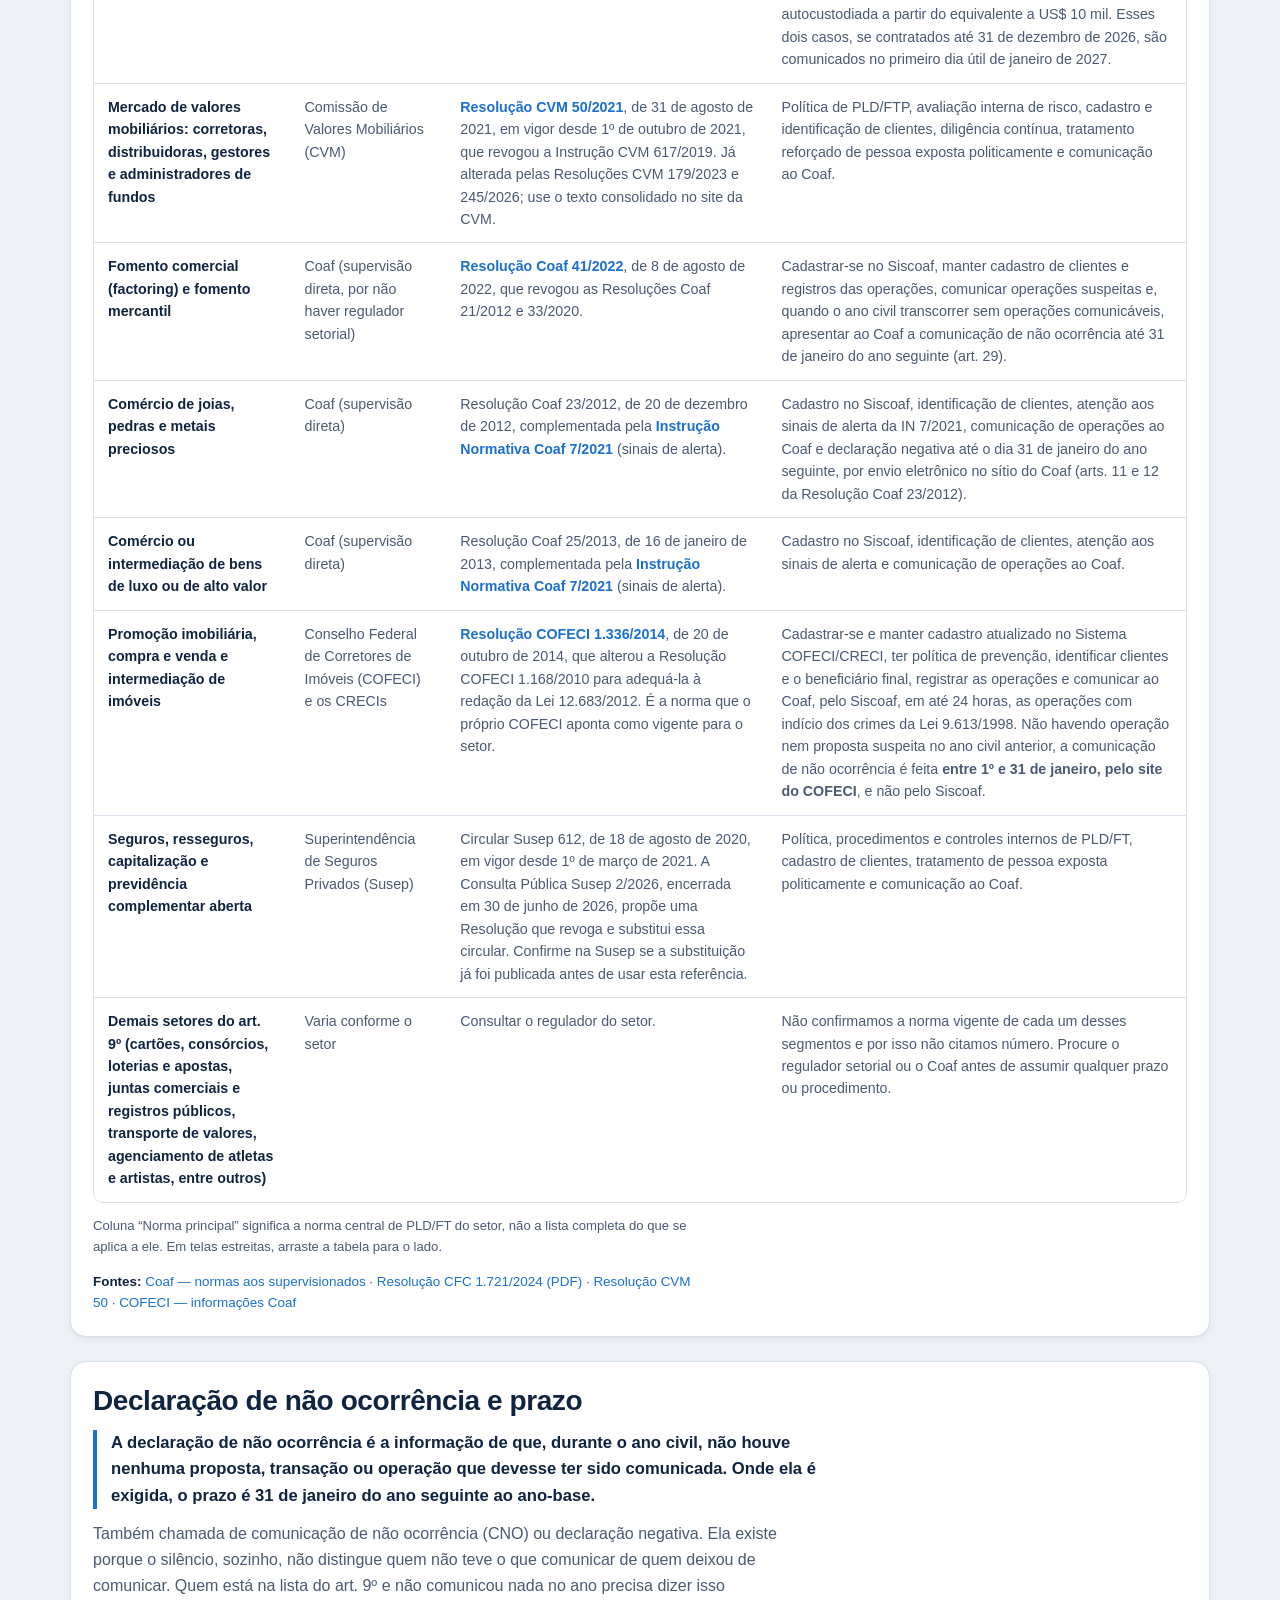
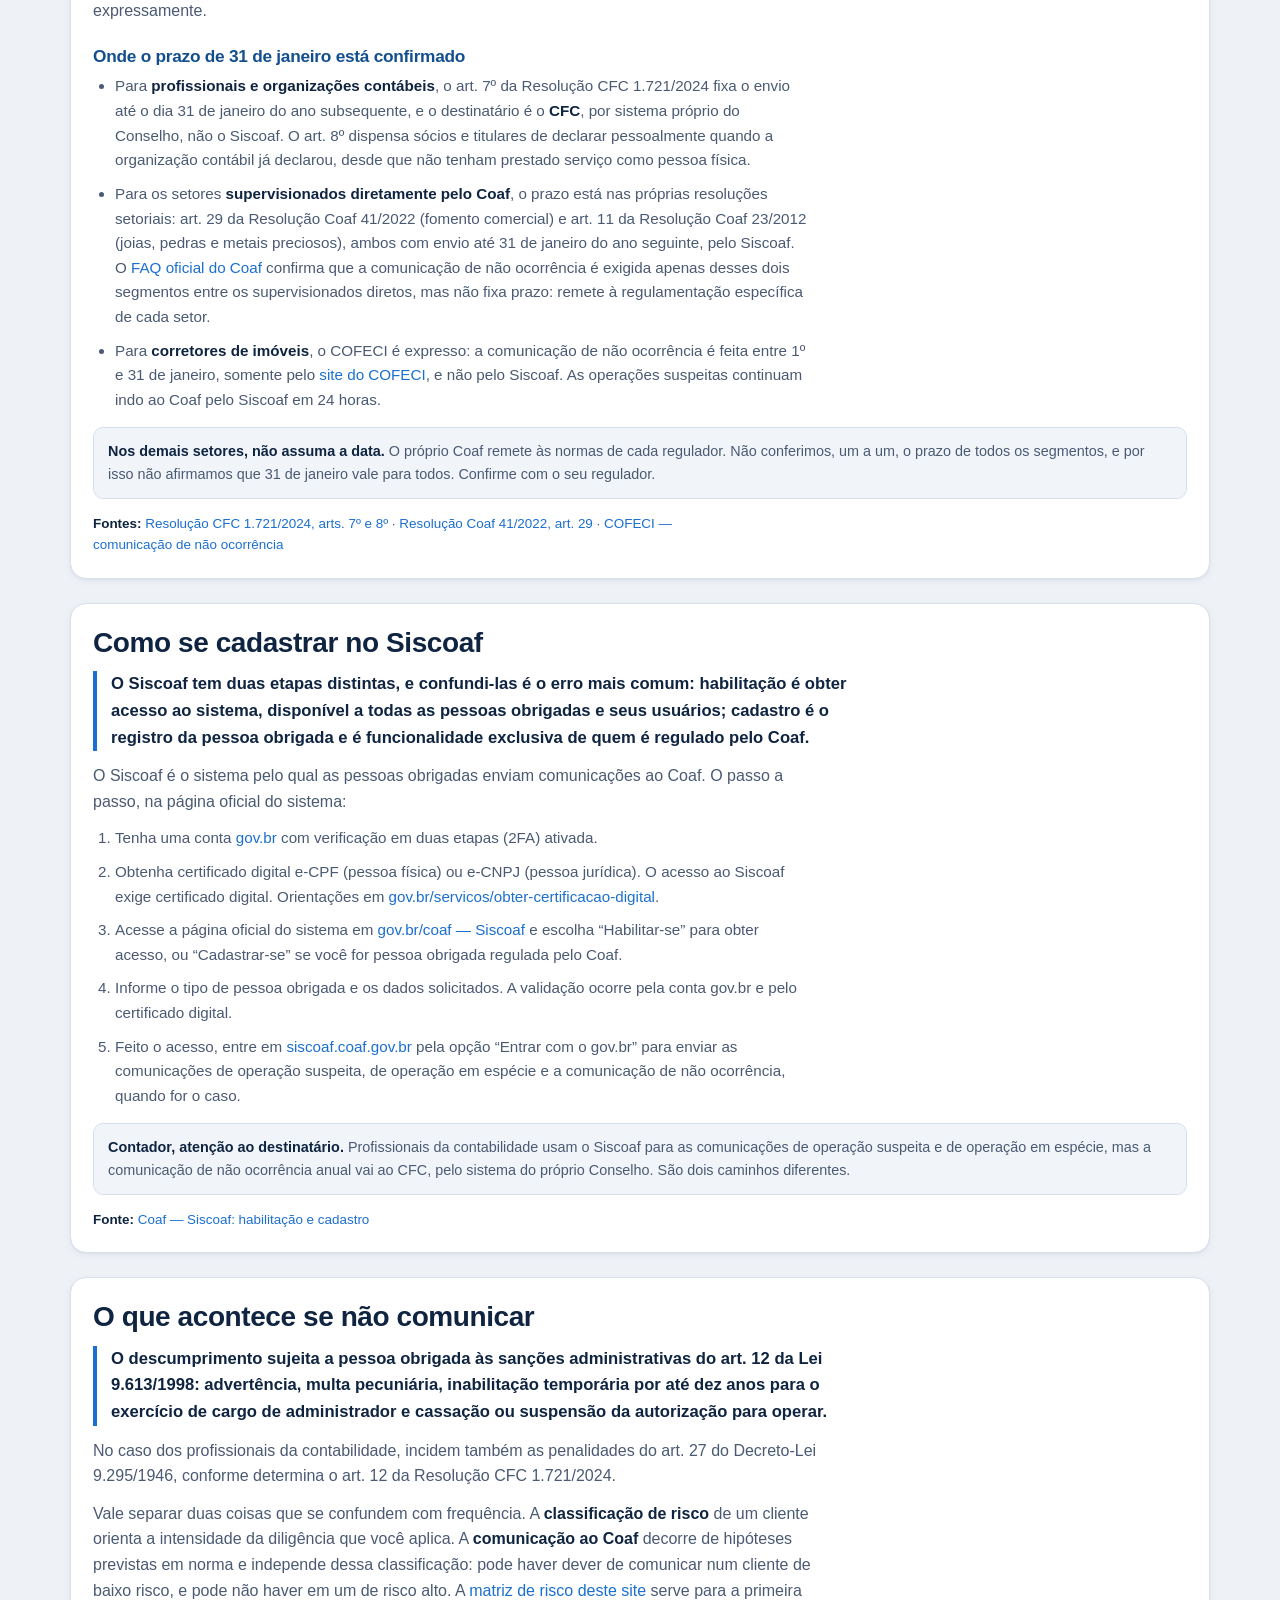
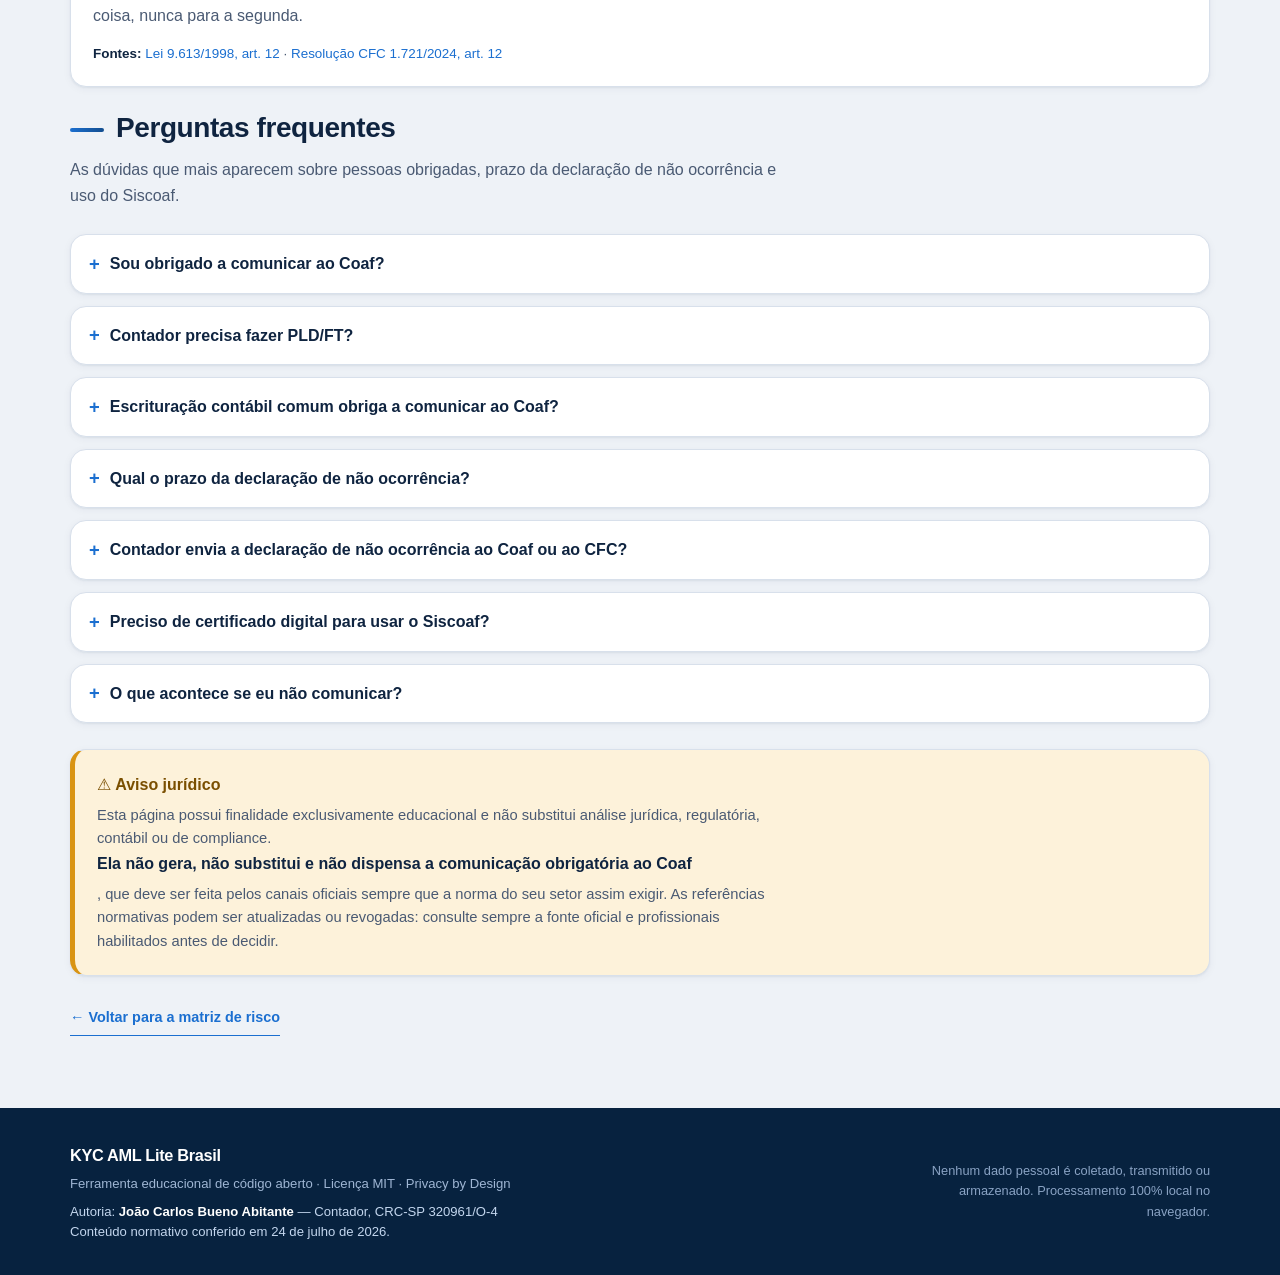
<file: obrigacoes-coaf.html>
<!DOCTYPE html>
<html lang="pt-BR">
<head>
  <meta charset="UTF-8" />
  <meta name="viewport" content="width=device-width, initial-scale=1.0" />
  <meta name="description" content="Quem é pessoa obrigada da Lei 9.613/1998, qual norma vale para cada setor, como se cadastrar no Siscoaf e o prazo da declaração de não ocorrência. Guia conferido." />
  <meta name="author" content="João Carlos Bueno Abitante" />
  <meta name="referrer" content="no-referrer" />
  <meta name="robots" content="index, follow" />
  <meta name="theme-color" content="#07223f" />
  <title>Obrigações junto ao Coaf: quem é obrigado e o que fazer</title>
  <link rel="canonical" href="https://kyc.contbit.tax/obrigacoes-coaf.html" />

  <link rel="icon" href="/favicon.ico" sizes="any" />
  <link rel="icon" type="image/png" href="/favicon.png" sizes="32x32" />
  <link rel="icon" type="image/png" href="/favicon-64.png" sizes="64x64" />
  <link rel="apple-touch-icon" href="/apple-touch-icon.png" />

  <!-- Open Graph / Twitter (imagem servida pelo próprio domínio) -->
  <meta property="og:type" content="article" />
  <meta property="og:site_name" content="KYC AML Lite Brasil" />
  <meta property="og:locale" content="pt_BR" />
  <meta property="og:title" content="Obrigações junto ao Coaf: quem é obrigado e o que fazer" />
  <meta property="og:description" content="Quem é pessoa obrigada da Lei 9.613/1998, qual norma vale para cada setor, como se cadastrar no Siscoaf e o prazo da declaração de não ocorrência." />
  <meta property="og:url" content="https://kyc.contbit.tax/obrigacoes-coaf.html" />
  <meta property="og:image" content="https://kyc.contbit.tax/og.png" />
  <meta property="og:image:width" content="1200" />
  <meta property="og:image:height" content="630" />
  <meta property="og:image:alt" content="KYC AML Lite Brasil — ferramenta educacional de análise preliminar de risco PLD/FT" />
  <meta name="twitter:card" content="summary_large_image" />
  <meta name="twitter:title" content="Obrigações junto ao Coaf: quem é obrigado e o que fazer" />
  <meta name="twitter:description" content="Pessoas obrigadas da Lei 9.613/1998, norma de cada setor, cadastro no Siscoaf e prazo da declaração de não ocorrência." />
  <meta name="twitter:image" content="https://kyc.contbit.tax/og.png" />
  <meta name="twitter:image:alt" content="KYC AML Lite Brasil — ferramenta educacional de análise preliminar de risco PLD/FT" />

  <script type="application/ld+json">
  {
    "@context": "https://schema.org",
    "@type": "WebPage",
    "name": "Obrigações junto ao Coaf: quem é obrigado e o que precisa fazer",
    "url": "https://kyc.contbit.tax/obrigacoes-coaf.html",
    "description": "Quem é pessoa obrigada da Lei 9.613/1998, qual norma vale para cada setor, como se cadastrar no Siscoaf e o prazo da declaração de não ocorrência.",
    "inLanguage": "pt-BR",
    "datePublished": "2026-07-24",
    "dateModified": "2026-07-24",
    "isAccessibleForFree": true,
    "isPartOf": {
      "@type": "WebSite",
      "name": "KYC AML Lite Brasil",
      "url": "https://kyc.contbit.tax/",
      "inLanguage": "pt-BR"
    },
    "publisher": {
      "@type": "Person",
      "@id": "https://joao.abitante.net/#pessoa",
      "name": "João Carlos Bueno Abitante"
    },
    "author": {
      "@type": "Person",
      "@id": "https://joao.abitante.net/#pessoa",
      "name": "João Carlos Bueno Abitante",
      "jobTitle": "Contador",
      "url": "https://joao.abitante.net/",
      "hasCredential": {
        "@type": "EducationalOccupationalCredential",
        "credentialCategory": "Registro profissional",
        "name": "CRC-SP 320961/O-4",
        "recognizedBy": {
          "@type": "Organization",
          "name": "Conselho Regional de Contabilidade do Estado de São Paulo"
        }
      },
      "sameAs": ["https://joao.abitante.net/", "https://github.com/joaoabitante"]
    },
    "about": [
      { "@type": "Thing", "name": "Prevenção à lavagem de dinheiro" },
      { "@type": "Thing", "name": "Pessoas obrigadas da Lei 9.613/1998" },
      { "@type": "Thing", "name": "Comunicação de não ocorrência" },
      { "@type": "Organization", "name": "Conselho de Controle de Atividades Financeiras (Coaf)" }
    ],
    "breadcrumb": {
      "@type": "BreadcrumbList",
      "itemListElement": [
        { "@type": "ListItem", "position": 1, "name": "Matriz de risco PLD/FT", "item": "https://kyc.contbit.tax/" },
        { "@type": "ListItem", "position": 2, "name": "Obrigações junto ao Coaf", "item": "https://kyc.contbit.tax/obrigacoes-coaf.html" }
      ]
    },
    "citation": [
      {
        "@type": "Legislation",
        "name": "Lei nº 9.613, de 3 de março de 1998",
        "url": "https://www.planalto.gov.br/ccivil_03/leis/l9613.htm"
      },
      {
        "@type": "Legislation",
        "name": "Lei nº 14.478, de 21 de dezembro de 2022",
        "url": "https://www.planalto.gov.br/ccivil_03/_ato2019-2022/2022/lei/l14478.htm"
      },
      {
        "@type": "Legislation",
        "name": "Decreto nº 11.563, de 13 de junho de 2023",
        "url": "https://www.planalto.gov.br/ccivil_03/_ato2023-2026/2023/decreto/d11563.htm"
      },
      {
        "@type": "Legislation",
        "name": "Resolução CFC nº 1.721/2024",
        "url": "https://www1.cfc.org.br/sisweb/SRE/docs/RES_1721.pdf"
      },
      {
        "@type": "Legislation",
        "name": "Resolução Coaf nº 41, de 8 de agosto de 2022",
        "url": "https://www.gov.br/coaf/pt-br/acesso-a-informacao/Institucional/a-atividade-de-supervisao/regulacao/supervisao/normas-1/resolucao-coaf-no-041-de-08-08.2022"
      },
      {
        "@type": "Legislation",
        "name": "Instrução Normativa Coaf nº 7, de 9 de abril de 2021",
        "url": "https://www.gov.br/coaf/pt-br/acesso-a-informacao/Institucional/a-atividade-de-supervisao/regulacao/supervisao/normas-1/instrucao-normativa-coaf-no-7-de-9-de-abril-de-202"
      },
      {
        "@type": "Legislation",
        "name": "Resolução CVM nº 50, de 31 de agosto de 2021",
        "url": "https://conteudo.cvm.gov.br/legislacao/resolucoes/resol050.html"
      },
      {
        "@type": "Legislation",
        "name": "Circular BCB nº 3.978, de 23 de janeiro de 2020",
        "url": "https://normativos.bcb.gov.br/Lists/Normativos/Attachments/50905/Circ_3978_v3_P.pdf"
      },
      {
        "@type": "Legislation",
        "name": "Resolução COFECI nº 1.336, de 20 de outubro de 2014",
        "url": "https://www.cofeci.gov.br/informacoes-coaf"
      },
      {
        "@type": "WebPage",
        "name": "Coaf — Siscoaf: habilitação e cadastro",
        "url": "https://www.gov.br/coaf/pt-br/sistemas/siscoaf/siscoaf-info_nova"
      },
      {
        "@type": "WebPage",
        "name": "Coaf — Normas aos supervisionados",
        "url": "https://www.gov.br/coaf/pt-br/centrais-de-conteudo/legislacao-e-normass/normas-aos-supervisionados-pelo-coaf"
      }
    ]
  }
  </script>
  <script type="application/ld+json">
  {
    "@context": "https://schema.org",
    "@type": "FAQPage",
    "inLanguage": "pt-BR",
    "url": "https://kyc.contbit.tax/obrigacoes-coaf.html",
    "datePublished": "2026-07-24",
    "dateModified": "2026-07-24",
    "author": {
      "@type": "Person",
      "@id": "https://joao.abitante.net/#pessoa",
      "name": "João Carlos Bueno Abitante"
    },
    "isPartOf": {
      "@type": "WebSite",
      "name": "KYC AML Lite Brasil",
      "url": "https://kyc.contbit.tax/"
    },
    "publisher": {
      "@type": "Person",
      "@id": "https://joao.abitante.net/#pessoa",
      "name": "João Carlos Bueno Abitante"
    },
    "mainEntity": [
      {
        "@type": "Question",
        "name": "Sou obrigado a comunicar ao Coaf?",
        "acceptedAnswer": { "@type": "Answer", "text": "Só se a sua atividade estiver no art. 9º da Lei 9.613/1998. Estando lá, você tem os deveres dos arts. 10 e 11 da mesma lei: identificar e cadastrar quem contrata seus serviços, manter registros e comunicar as operações previstas na norma do seu setor. Fora dessa lista não existe dever de comunicar ao Coaf. E quem está na lista comunica quando ocorre a hipótese prevista na norma, não por rotina." }
      },
      {
        "@type": "Question",
        "name": "Contador precisa fazer PLD/FT?",
        "acceptedAnswer": { "@type": "Answer", "text": "Sim. Profissionais e organizações contábeis estão no inciso XIV do parágrafo único do art. 9º da Lei 9.613/1998, e a Resolução CFC 1.721/2024 detalha o que isso exige: cadastro atualizado dos contratantes, registro das operações, política de prevenção proporcional ao porte e ao escopo dos trabalhos, comunicação ao Coaf em até 24 horas do conhecimento do fato e guarda de cadastro e registros por no mínimo cinco anos. A obrigação vale também para o profissional autônomo e para o escritório pequeno." }
      },
      {
        "@type": "Question",
        "name": "Escrituração contábil comum obriga a comunicar ao Coaf?",
        "acceptedAnswer": { "@type": "Answer", "text": "Não por si só. O inciso XIV alcança serviços de assessoria, consultoria, contadoria, auditoria, aconselhamento ou assistência prestados em operações específicas: compra e venda de imóveis, estabelecimentos comerciais ou participações societárias; gestão de fundos, valores mobiliários ou outros ativos; abertura ou gestão de contas; criação, exploração ou gestão de sociedades, fundações e fundos fiduciários; operações financeiras, societárias ou imobiliárias; e alienação ou aquisição de direitos sobre contratos de atletas e artistas. A lei diz “mesmo que eventualmente”, então uma única operação dessas já atrai o dever." }
      },
      {
        "@type": "Question",
        "name": "Qual o prazo da declaração de não ocorrência?",
        "acceptedAnswer": { "@type": "Answer", "text": "31 de janeiro do ano seguinte ao ano-base, nos setores em que essa comunicação está expressamente prevista. Para profissionais e organizações contábeis o prazo está no art. 7º da Resolução CFC 1.721/2024. Para o fomento comercial, no art. 29 da Resolução Coaf 41/2022. Para o comércio de joias, pedras e metais preciosos, no art. 11 da Resolução Coaf 23/2012. Para corretores de imóveis, o COFECI fixa a janela entre 1º e 31 de janeiro, no site do próprio COFECI. Nos demais setores, confirme com o regulador antes de assumir essa data." }
      },
      {
        "@type": "Question",
        "name": "Contador envia a declaração de não ocorrência ao Coaf ou ao CFC?",
        "acceptedAnswer": { "@type": "Answer", "text": "Ao CFC, por sistema próprio do Conselho, e não pelo Siscoaf. É o que determina o art. 7º da Resolução CFC 1.721/2024. As comunicações de operação suspeita e de operação em espécie, essas sim, vão ao Coaf pelo Siscoaf, em até 24 horas do conhecimento do fato. São dois caminhos diferentes e é comum confundi-los. O art. 8º dispensa sócios e titulares de declarar pessoalmente quando a organização contábil já declarou, desde que não tenham prestado serviço como pessoa física." }
      },
      {
        "@type": "Question",
        "name": "Preciso de certificado digital para usar o Siscoaf?",
        "acceptedAnswer": { "@type": "Answer", "text": "Sim. A página oficial do Siscoaf informa que a utilização de certificado digital é obrigatória, além de conta gov.br com verificação em duas etapas. Na mesma página, a opção “Habilitar-se” dá acesso ao sistema a todas as pessoas obrigadas e seus usuários, e a opção “Cadastrar-se” é funcionalidade exclusiva das pessoas obrigadas reguladas pelo Coaf." }
      },
      {
        "@type": "Question",
        "name": "O que acontece se eu não comunicar?",
        "acceptedAnswer": { "@type": "Answer", "text": "Aplicam-se as sanções administrativas do art. 12 da Lei 9.613/1998: advertência, multa pecuniária, inabilitação temporária por até dez anos para o exercício de cargo de administrador e cassação ou suspensão da autorização para operar. No caso dos profissionais da contabilidade, incidem também as penalidades do art. 27 do Decreto-Lei 9.295/1946, conforme o art. 12 da Resolução CFC 1.721/2024." }
      }
    ]
  }
  </script>
  <script>
  /* Aplica o tema ANTES de qualquer pintura: rodando só no DOMContentLoaded,
     quem usa modo escuro via um flash branco a cada carregamento. */
  (function () {
    try {
      var t = localStorage.getItem("kyc_theme");
      if (!t) {
        t = (window.matchMedia && window.matchMedia("(prefers-color-scheme: dark)").matches) ? "dark" : "light";
      }
      document.documentElement.setAttribute("data-theme", t);
    } catch (e) {
      document.documentElement.setAttribute("data-theme", "light");
    }
  })();
  </script>
  <style>
/* =====================================================================
   KYC AML Lite Brasil — style.css
   Tema institucional fintech: azul escuro, branco, cinza claro
   Suporte a modo claro/escuro via [data-theme]
   ===================================================================== */

:root {
  /* Paleta base (modo claro) */
  --navy-900: #07223f;
  --navy-800: #0a2c52;
  --navy-700: #0e3a6b;
  --navy-600: #134e8f;
  --blue-500: #1b6fd0;
  --blue-400: #3d8be8;

  --bg:        #eef2f7;
  --bg-soft:   #f7f9fc;
  --surface:   #ffffff;
  --surface-2: #f1f5fa;
  --border:    #d8e0eb;
  --text:      #0f2440;
  --text-soft: #4a5a73;
  --text-mute: #5f7089;

  /* --low/--med/--high: PREENCHIMENTO (gráficos, barras, botões ativos).
     --*-ink: TINTA sobre --*-bg, calibrada para contraste AA (>= 4.5:1). */
  --low:  #1f9d6b;
  --low-bg: #e3f6ee;
  --low-ink: #0f6b47;
  --low-solid: #0f6b47;
  --med:  #d99413;
  --med-bg: #fdf2da;
  --med-ink: #7a4f00;
  --high: #d6453f;
  --high-bg: #fbe5e4;
  --high-ink: #a3231d;
  --high-solid: #a3231d;

  --shadow-sm: 0 1px 2px rgba(10,44,82,.06), 0 2px 8px rgba(10,44,82,.05);
  --shadow-md: 0 10px 30px rgba(10,44,82,.10);
  --radius:    16px;
  --radius-sm: 10px;

  --font-sans: "Segoe UI", "Helvetica Neue", Helvetica, Arial, system-ui, sans-serif;
  --font-mono: ui-monospace, "SF Mono", "Cascadia Code", Consolas, "Liberation Mono", monospace;
}

[data-theme="dark"] {
  --bg:        #060f1c;
  --bg-soft:   #0a1626;
  --surface:   #0e1d33;
  --surface-2: #122742;
  --border:    #1d3354;
  --text:      #e8eef7;
  --text-soft: #aebdd2;
  --text-mute: #8fa2bd;

  --low-bg: #0d2a20;
  --low-ink: #4ddba0;
  --low-solid: #157a52;
  --med-bg: #2e2410;
  --med-ink: #f0b429;
  --high-bg: #321515;
  --high-ink: #ff8a84;
  --high-solid: #b3352f;

  --shadow-sm: 0 1px 2px rgba(0,0,0,.4);
  --shadow-md: 0 14px 40px rgba(0,0,0,.5);
}

* { box-sizing: border-box; margin: 0; padding: 0; }

html { scroll-behavior: smooth; scroll-padding-top: 86px; }

body {
  font-family: var(--font-sans);
  background: var(--bg);
  color: var(--text);
  line-height: 1.6;
  -webkit-font-smoothing: antialiased;
  transition: background .3s ease, color .3s ease;
}

.container { width: min(1140px, 92%); margin-inline: auto; }

a { color: var(--blue-500); text-decoration: none; }
a:hover { text-decoration: underline; }

h1, h2, h3, h4 { line-height: 1.2; letter-spacing: -.015em; }

/* ===================== HEADER ===================== */
.site-header {
  position: sticky; top: 0; z-index: 50;
  background: color-mix(in srgb, var(--surface) 86%, transparent);
  border-bottom: 1px solid var(--border);
}
/* blur no header fixo é o item mais caro por frame em celular fraco:
   só é aplicado onde há folga de tela e o usuário não pediu menos movimento */
@media (min-width: 981px) and (prefers-reduced-motion: no-preference) {
  .site-header { backdrop-filter: saturate(140%) blur(10px); }
}
.header-inner { display: flex; align-items: center; gap: 22px; padding: 12px 0; }
.brand { display: flex; align-items: center; gap: 12px; }
.brand-mark {
  width: 42px; height: 42px; border-radius: 12px;
  display: grid; place-items: center; color: #fff;
  background: linear-gradient(140deg, var(--navy-700), var(--blue-500));
  box-shadow: var(--shadow-sm);
}
.brand-text { display: flex; flex-direction: column; }
.brand-title { font-weight: 800; font-size: 1.02rem; color: var(--text); letter-spacing: -.02em; }
.brand-sub { font-size: .72rem; color: var(--text-mute); }

.main-nav { margin-left: auto; display: flex; gap: 6px; flex-wrap: wrap; }
.main-nav a {
  color: var(--text-soft); font-size: .9rem; font-weight: 600;
  padding: 8px 12px; border-radius: 9px; text-decoration: none;
  transition: background .2s, color .2s;
}
.main-nav a:hover { background: var(--surface-2); color: var(--text); }

.theme-toggle {
  width: 44px; height: 38px; border-radius: 10px; cursor: pointer;
  border: 1px solid var(--border); background: var(--surface-2); color: var(--text);
  display: grid; place-items: center; transition: background .2s, transform .1s;
}
.theme-toggle:hover { background: var(--surface); }
.theme-toggle:active { transform: scale(.94); }
.theme-icon-dark { display: none; }
[data-theme="dark"] .theme-icon-light { display: none; }
[data-theme="dark"] .theme-icon-dark { display: block; }

/* ===================== HERO ===================== */
.hero {
  background:
    radial-gradient(900px 500px at 88% -10%, rgba(27,111,208,.18), transparent 60%),
    linear-gradient(160deg, var(--navy-900), var(--navy-700) 60%, var(--navy-600));
  color: #eaf2fb; padding: 64px 0 84px;
  position: relative; overflow: hidden;
}
.hero::after {
  content: ""; position: absolute; inset: 0;
  background-image: linear-gradient(rgba(255,255,255,.04) 1px, transparent 1px),
                    linear-gradient(90deg, rgba(255,255,255,.04) 1px, transparent 1px);
  background-size: 44px 44px; mask-image: radial-gradient(700px 400px at 80% 0%, #000, transparent 70%);
  pointer-events: none;
}
.hero-inner { position: relative; display: grid; grid-template-columns: 1.25fr .9fr; gap: 48px; align-items: center; }
.pill {
  display: inline-block; font-size: .76rem; font-weight: 700; letter-spacing: .03em;
  padding: 6px 12px; border-radius: 999px; color: #bfe0ff;
  background: rgba(61,139,232,.18); border: 1px solid rgba(61,139,232,.4);
}
.hero h1 { font-size: clamp(1.9rem, 3.6vw, 3rem); margin: 18px 0 14px; font-weight: 800; }
.grad { background: linear-gradient(90deg, #6fb6ff, #b9d8ff); -webkit-background-clip: text; background-clip: text; color: transparent; }
.hero p { color: #c3d6ee; max-width: 60ch; }
.hero-actions { display: flex; gap: 12px; margin: 26px 0 22px; flex-wrap: wrap; }
.hero-badges { list-style: none; display: flex; gap: 18px; flex-wrap: wrap; font-size: .85rem; color: #b6cce8; }

/* Botões */
.btn {
  display: inline-flex; align-items: center; justify-content: center; gap: 8px;
  font: inherit; font-weight: 700; font-size: .92rem; cursor: pointer;
  padding: 12px 20px; border-radius: 11px; border: 1px solid transparent;
  transition: transform .08s, background .2s, box-shadow .2s, border-color .2s;
  text-decoration: none;
}
.btn:active { transform: translateY(1px); }
.btn-primary { background: linear-gradient(135deg, var(--blue-500), var(--navy-600)); color: #fff; box-shadow: var(--shadow-sm); }
.btn-primary:hover { box-shadow: 0 8px 24px rgba(27,111,208,.4); text-decoration: none; }
.btn-ghost { background: var(--surface); color: var(--text); border-color: var(--border); }
.btn-ghost:hover { background: var(--surface-2); text-decoration: none; }
.hero .btn-ghost { background: rgba(255,255,255,.08); color: #eaf2fb; border-color: rgba(255,255,255,.25); }
.hero .btn-ghost:hover { background: rgba(255,255,255,.16); }
.btn-sm { padding: 8px 14px; font-size: .84rem; border-radius: 9px; }
.btn-block { width: 100%; }

/* Card medidor no hero */
.hero-gauge { text-align: center; }
.card-mini-title { font-size: .82rem; text-transform: uppercase; letter-spacing: .06em; color: var(--text-mute); margin-bottom: 10px; font-weight: 700; }
.gauge-readout { margin-top: -10px; }
.gauge-score { font-size: 2.6rem; font-weight: 800; color: var(--text); }
.gauge-max { color: var(--text-mute); font-weight: 600; }

/* ===================== CARDS / SECTIONS ===================== */
.card {
  background: var(--surface); border: 1px solid var(--border);
  border-radius: var(--radius); padding: 22px; box-shadow: var(--shadow-sm);
}
.main-stack { display: flex; flex-direction: column; gap: 72px; padding: 70px 0; }
.section-head { margin-bottom: 26px; }
.section-head h2 { font-size: clamp(1.5rem, 2.6vw, 2.1rem); font-weight: 800; }
.section-head h2::before {
  content: ""; display: inline-block; width: 34px; height: 4px; border-radius: 4px;
  background: linear-gradient(90deg, var(--blue-500), var(--navy-600)); margin-right: 12px; vertical-align: middle;
}
.section-desc { color: var(--text-soft); max-width: 75ch; margin-top: 6px; }

/* ===================== DASHBOARD ===================== */
.stat-grid { display: grid; grid-template-columns: repeat(4, 1fr); gap: 16px; }
.stat-card {
  background: var(--surface); border: 1px solid var(--border); border-radius: var(--radius);
  padding: 20px; box-shadow: var(--shadow-sm); position: relative; overflow: hidden;
}
.stat-card::before { content: ""; position: absolute; left: 0; top: 0; bottom: 0; width: 4px; }
.stat-total::before { background: var(--blue-500); }
.stat-low::before   { background: var(--low); }
.stat-med::before   { background: var(--med); }
.stat-high::before  { background: var(--high); }
.stat-label { display: block; font-size: .8rem; color: var(--text-mute); font-weight: 600; margin-bottom: 6px; }
.stat-value { font-size: 2.3rem; font-weight: 800; }
.stat-low .stat-value { color: var(--low-ink); }
.stat-med .stat-value { color: var(--med-ink); }
.stat-high .stat-value { color: var(--high-ink); }

.dash-bottom { display: grid; grid-template-columns: 320px 1fr; gap: 20px; margin-top: 20px; }
.chart-card { text-align: center; }
.chart-legend { list-style: none; display: flex; justify-content: center; gap: 18px; margin-top: 12px; font-size: .85rem; color: var(--text-soft); flex-wrap: wrap; }
.dot { display: inline-block; width: 10px; height: 10px; border-radius: 50%; margin-right: 5px; }
.dot-low { background: var(--low); } .dot-med { background: var(--med); } .dot-high { background: var(--high); }
.howto { padding-left: 20px; color: var(--text-soft); display: flex; flex-direction: column; gap: 8px; margin-bottom: 16px; }

/* ===================== MATRIZ ===================== */
.matrix-layout { display: grid; grid-template-columns: 1fr 300px; gap: 24px; align-items: start; }
.matrix-form { display: flex; flex-direction: column; gap: 12px; }
.q-item {
  background: var(--surface); border: 1px solid var(--border); border-radius: var(--radius-sm);
  padding: 16px 18px; display: flex; align-items: center; gap: 16px; box-shadow: var(--shadow-sm);
  transition: border-color .2s, box-shadow .2s;
}
.q-item.is-risk { border-color: color-mix(in srgb, var(--high) 50%, var(--border)); }
.q-main { flex: 1; }
.q-text { font-weight: 600; font-size: .96rem; }
.q-meta { font-size: .76rem; color: var(--text-mute); margin-top: 2px; }
.q-weight { font-weight: 700; color: var(--blue-500); }

.segmented { display: inline-flex; background: var(--surface-2); border: 1px solid var(--border); border-radius: 10px; padding: 3px; }
.segmented button {
  font: inherit; font-weight: 700; font-size: .82rem; cursor: pointer; border: none; background: transparent;
  color: var(--text-soft); padding: 7px 16px; border-radius: 8px; transition: background .15s, color .15s;
}
.segmented button.active-no { background: var(--low-solid); color: #fff; }
.segmented button.active-yes { background: var(--high-solid); color: #fff; }
/* Para a pergunta invertida (origem comprovada), inverter as cores semânticas */
.segmented.inverted button.active-no { background: var(--high-solid); color: #fff; }
.segmented.inverted button.active-yes { background: var(--low-solid); color: #fff; }

/* Painel lateral */
.matrix-side { position: sticky; top: 90px; }
.side-score { margin-bottom: 10px; }
.side-score-value { font-size: 2.6rem; font-weight: 800; }
.side-score-max { color: var(--text-mute); font-size: .9rem; font-weight: 600; }
.side-sub { margin: 20px 0 10px; font-size: .82rem; text-transform: uppercase; letter-spacing: .05em; color: var(--text-mute); }
.bands { list-style: none; display: flex; flex-direction: column; gap: 8px; font-size: .88rem; color: var(--text-soft); }
.band-chip { display: inline-block; min-width: 64px; text-align: center; font-weight: 700; font-size: .78rem; padding: 3px 8px; border-radius: 7px; margin-right: 8px; }
.band-low { background: var(--low-bg); color: var(--low-ink); }
.band-med { background: var(--med-bg); color: var(--med-ink); }
.band-high { background: var(--high-bg); color: var(--high-ink); }
.side-actions { margin-top: 22px; display: flex; flex-direction: column; gap: 10px; }

/* Badge de risco + progresso */
.risk-badge {
  display: inline-block; font-weight: 800; font-size: .82rem; letter-spacing: .02em;
  padding: 7px 14px; border-radius: 999px; margin: 6px 0;
}
.risk-low  { background: var(--low-bg);  color: var(--low-ink); }
.risk-med  { background: var(--med-bg);  color: var(--med-ink); }
.risk-high { background: var(--high-bg); color: var(--high-ink); }

.progress-wrap { height: 10px; background: var(--surface-2); border: 1px solid var(--border); border-radius: 999px; overflow: hidden; margin-top: 12px; }
.progress-bar { height: 100%; width: 0%; border-radius: 999px; background: var(--low); transition: width .4s ease, background .4s ease; }

/* ===================== RELATÓRIO ===================== */
.report-toolbar { display: flex; gap: 10px; flex-wrap: wrap; align-items: center; margin-bottom: 16px; }
.toolbar-msg { font-size: .82rem; font-weight: 700; color: var(--low-ink); margin-left: auto; }
.report-output {
  font-family: var(--font-mono); font-size: .86rem; line-height: 1.7;
  white-space: pre-wrap; word-break: break-word; color: var(--text);
  background: var(--surface-2); border: 1px solid var(--border); border-radius: var(--radius-sm);
  padding: 20px; min-height: 200px; max-height: 560px; overflow: auto;
}

/* ===================== EDUCAÇÃO ===================== */
.edu-grid { display: grid; grid-template-columns: repeat(2, 1fr); gap: 18px; }
.edu-card h3 { font-size: 1.12rem; margin-bottom: 8px; color: var(--navy-600); }
[data-theme="dark"] .edu-card h3 { color: var(--blue-400); }
.edu-card p { color: var(--text-soft); font-size: .94rem; }
.edu-wide { grid-column: 1 / -1; }

/* ===================== REGULATÓRIO ===================== */
.reg-grid { display: grid; grid-template-columns: repeat(3, 1fr); gap: 18px; }
.reg-card { position: relative; }
.reg-tag {
  display: inline-block; font-size: .68rem; font-weight: 800; text-transform: uppercase; letter-spacing: .06em;
  padding: 3px 9px; border-radius: 7px; margin-bottom: 10px;
  background: var(--surface-2); color: var(--blue-500); border: 1px solid var(--border);
}
.reg-card h3 { font-size: 1.02rem; margin-bottom: 6px; }
.reg-card p { color: var(--text-soft); font-size: .9rem; }
/* Estado "não respondido" e regras de sobreposição */
.risk-badge.risk-pending { background: var(--surface-2); color: var(--text-soft); border: 1px dashed var(--border); }
.q-item.is-pending { opacity: .96; }
.q-item.is-pending .q-text::after { content: " • não respondida"; color: var(--text-soft); font-size: .8rem; font-weight: 500; }
.matrix-progress { font-size: .84rem; color: var(--text-soft); margin-top: 10px; line-height: 1.45; }
.matrix-progress.is-complete { color: var(--low-ink); font-weight: 600; }
.override-box { margin-top: 12px; padding: 10px 12px; border-radius: 8px; background: rgba(214, 158, 46, .10); border: 1px solid var(--med); }
.override-box strong { display: block; font-size: .85rem; color: var(--med-ink); margin-bottom: 6px; }
.override-box ul { margin: 0; padding-left: 18px; }
.override-box li { font-size: .82rem; color: var(--text-soft); line-height: 1.5; margin-bottom: 4px; }
.btn:disabled { opacity: .5; cursor: not-allowed; }
.revisao-box { margin-top: 12px; padding: 9px 11px; border-radius: 8px; background: rgba(27,111,208,.09); border: 1px solid var(--blue-500); font-size: .8rem; color: var(--text-soft); line-height: 1.5; }
.import-label { cursor: pointer; display: inline-flex; align-items: center; }
.import-label:focus-within { outline: 3px solid var(--blue-500); outline-offset: 2px; }
#importJson:focus-visible + .import-label, .sr-only:focus + .import-label { outline: 3px solid var(--blue-500); }
/* Card de sanções */
.sancoes-card { margin-top: 18px; border-left: 4px solid var(--high-solid); }
.sancoes-card h3 { font-size: 1.05rem; margin-bottom: 10px; }
.sancoes-card p { color: var(--text-soft); font-size: .91rem; line-height: 1.65; margin-bottom: 10px; }
.sancoes-card p:last-child { margin-bottom: 0; }

/* Sobre o autor e doação */
.sobre-grid { display: grid; grid-template-columns: 1.6fr 1fr; gap: 18px; align-items: start; }
.sobre-card h3 { font-size: 1.15rem; margin-bottom: 2px; }
.sobre-cargo { font-size: .84rem; font-weight: 700; color: var(--blue-500); margin-bottom: 12px; }
.sobre-card p { color: var(--text-soft); font-size: .93rem; line-height: 1.65; margin-bottom: 10px; }
.sobre-links { display: flex; flex-wrap: wrap; gap: 14px; margin-top: 14px; }
.sobre-links a { font-size: .86rem; font-weight: 700; color: var(--blue-500); text-decoration: none; border-bottom: 1px solid currentColor; }
.doacao-card .btn { margin: 6px 0 12px; }
.doacao-nota { font-size: .78rem !important; color: var(--text-mute) !important; line-height: 1.5 !important; }
@media (max-width: 980px) { .sobre-grid { grid-template-columns: 1fr; } }

/* Log de atualizações */
.log-list { display: flex; flex-direction: column; gap: 12px; }
.log-item { border-left: 4px solid var(--blue-500); }
.log-head { display: flex; align-items: center; gap: 10px; flex-wrap: wrap; margin-bottom: 8px; }
.log-versao { font-family: var(--font-mono); font-size: .84rem; font-weight: 700; color: var(--text); background: var(--surface-2); border: 1px solid var(--border); border-radius: 6px; padding: 2px 8px; }
.log-head time { font-size: .82rem; color: var(--text-soft); font-weight: 600; }
.log-tag { font-size: .7rem; font-weight: 800; text-transform: uppercase; letter-spacing: .06em; padding: 2px 8px; border-radius: 5px; }
.log-tag.log-novo { background: var(--low-bg); color: var(--low-ink); }
.log-tag.log-fix { background: var(--med-bg); color: var(--med-ink); }
.log-item p { color: var(--text-soft); font-size: .92rem; line-height: 1.65; margin: 0; }
.section-desc a { color: var(--blue-500); font-weight: 600; }

/* Canvas responsivo: sem max-width, o medidor de 300px estourava telas de ~370px */
#gaugeCanvas, #donutCanvas { max-width: 100%; height: auto; display: block; margin: 0 auto; }
/* Reserva de espaço do formulário injetado por JS, para não deslocar o layout */
#riskForm { min-height: 620px; }
@media (max-width: 720px) { #riskForm { min-height: 0; } }

/* Checklist documental */
.checklist-grid { display: grid; grid-template-columns: repeat(2, 1fr); gap: 18px; }
.check-card { opacity: .62; transition: opacity .2s, border-color .2s; }
.check-card.is-aplicavel { opacity: 1; border-color: var(--blue-500); box-shadow: var(--shadow-sm); }
.check-card h3 { font-size: 1rem; margin-bottom: 4px; }
.check-tag { display: inline-block; font-size: .7rem; font-weight: 700; text-transform: uppercase; letter-spacing: .05em; color: var(--text-mute); margin-bottom: 10px; }
.check-card.is-aplicavel .check-tag { color: var(--blue-500); }
.check-card ul { margin: 0; padding-left: 18px; }
.check-card li { font-size: .86rem; color: var(--text-soft); line-height: 1.6; margin-bottom: 6px; }
.checklist-nota { font-size: .8rem; color: var(--text-soft); margin-top: 16px; }
@media (max-width: 720px) { .checklist-grid { grid-template-columns: 1fr; } }

/* Painel do GAFI dentro da matriz */
.gafi-panel { margin-top: 10px; border: 1px solid var(--border); border-radius: var(--radius-sm); background: var(--surface-2); }
.gafi-panel summary { cursor: pointer; padding: 8px 12px; font-size: .82rem; font-weight: 700; color: var(--blue-500); list-style: none; }
.gafi-panel summary::-webkit-details-marker { display: none; }
.gafi-panel summary::before { content: "🌐 "; }
.gafi-panel[open] summary { border-bottom: 1px solid var(--border); }
.gafi-grupo { padding: 10px 12px 4px; }
.gafi-grupo strong { font-size: .78rem; text-transform: uppercase; letter-spacing: .04em; }
.gafi-grupo strong.gafi-alto { color: var(--high-ink); }
.gafi-grupo strong.gafi-cinza { color: var(--med-ink); }
.gafi-desc { font-size: .78rem; color: var(--text-soft); margin: 3px 0 6px; line-height: 1.5; }
.gafi-grupo ul { display: flex; flex-wrap: wrap; gap: 4px 6px; margin: 0; padding: 0; list-style: none; }
.gafi-grupo li { font-size: .78rem; background: var(--surface); border: 1px solid var(--border); border-radius: 5px; padding: 2px 7px; color: var(--text); }
.gafi-rodape { font-size: .74rem; color: var(--text-soft); padding: 8px 12px 0; margin: 0; line-height: 1.5; }
.gafi-link { display: inline-block; margin: 6px 12px 12px; font-size: .78rem; font-weight: 700; color: var(--blue-500); }

/* FAQ */
.faq-list { display: flex; flex-direction: column; gap: 12px; }
.faq-item { padding: 0; }
.faq-item summary {
  cursor: pointer; list-style: none; padding: 16px 18px;
  font-weight: 700; font-size: 1rem; color: var(--text);
  display: flex; align-items: center; gap: 10px;
}
.faq-item summary::-webkit-details-marker { display: none; }
.faq-item summary::before { content: "+"; color: var(--blue-500); font-weight: 800; font-size: 1.15rem; line-height: 1; }
.faq-item[open] summary::before { content: "–"; }
.faq-item summary:hover { color: var(--blue-500); }
.faq-item p { padding: 0 18px 16px 40px; margin: 0; color: var(--text-soft); font-size: .93rem; line-height: 1.65; }
@media print { .faq-item p { padding-left: 18px; } }

/* Identificação opcional do relatório */
.report-ident { display: grid; grid-template-columns: 1fr 1fr; gap: 14px; margin-bottom: 16px; }
.ident-field { display: flex; flex-direction: column; gap: 5px; }
.ident-field label { font-size: .8rem; font-weight: 700; color: var(--text-soft); }
.ident-opt { font-weight: 500; color: var(--text-mute); }
.ident-field input {
  font-family: inherit; font-size: .92rem; padding: 9px 11px; color: var(--text);
  background: var(--surface-2); border: 1px solid var(--border); border-radius: var(--radius-sm);
}
.ident-field input::placeholder { color: var(--text-mute); }
.ident-aviso { grid-column: 1 / -1; font-size: .78rem; color: var(--text-soft); line-height: 1.55; margin: 0; }
@media (max-width: 720px) { .report-ident { grid-template-columns: 1fr; } }
.reg-fonte { margin-top: 8px; }
.reg-fonte a { color: var(--blue-500); font-size: .84rem; font-weight: 600; text-decoration: none; border-bottom: 1px solid currentColor; }
.reg-fonte a:hover { color: var(--navy-700); }
[data-theme="dark"] .reg-fonte a { color: var(--blue-400); }
[data-theme="dark"] .reg-fonte a:hover { color: #8fc0f5; }

.disclaimer {
  margin-top: 26px; border-left: 5px solid var(--med);
  background: var(--med-bg);
}
.disclaimer strong { display: block; margin-bottom: 6px; color: var(--med-ink); font-size: 1rem; }
.disclaimer p { color: var(--text-soft); font-size: .92rem; }

/* ===================== FOOTER ===================== */
.site-footer { background: var(--navy-900); color: #c3d6ee; padding: 34px 0; margin-top: 40px; }
.footer-inner { display: flex; justify-content: space-between; align-items: center; gap: 20px; flex-wrap: wrap; }
.site-footer .brand-title { color: #fff; }
.footer-note { font-size: .82rem; color: #9fb6d4; margin-top: 4px; }
.footer-autor { font-size: .82rem; color: #c3d6ee; margin-top: 8px; line-height: 1.5; }
.footer-autor strong { color: #fff; }
.footer-mini { font-size: .8rem; color: #8aa3c4; max-width: 40ch; text-align: right; }

/* ===================== RESPONSIVO ===================== */
@media (max-width: 980px) {
  .hero-inner { grid-template-columns: 1fr; }
  .matrix-layout { grid-template-columns: 1fr; }
  .matrix-side { position: static; }
  .dash-bottom { grid-template-columns: 1fr; }
  .reg-grid { grid-template-columns: repeat(2, 1fr); }
}
@media (max-width: 720px) {
  /* O menu vira uma faixa rolável em vez de sumir */
  .main-nav {
    order: 3; width: 100%; overflow-x: auto; gap: 14px;
    padding-top: 8px; -webkit-overflow-scrolling: touch;
  }
  .main-nav a { white-space: nowrap; font-size: .84rem; }
  .header-inner { flex-wrap: wrap; }
  .stat-grid { grid-template-columns: repeat(2, 1fr); }
  .edu-grid, .reg-grid { grid-template-columns: 1fr; }
  .footer-mini { text-align: left; }
  .q-item { flex-direction: column; align-items: stretch; }
  /* Alvos de toque confortáveis (>= 44px) no celular */
  .segmented button { padding: 12px 20px; min-height: 44px; flex: 1; }
  .segmented { display: flex; }
  .btn-sm { min-height: 44px; }
}

/* Animação de entrada */
@keyframes rise { from { opacity: 0; transform: translateY(14px); } to { opacity: 1; transform: none; } }
.section, .hero-gauge { animation: rise .5s ease both; }

/* ===================== ACESSIBILIDADE ===================== */
:focus-visible { outline: 3px solid var(--blue-500); outline-offset: 2px; border-radius: 6px; }
[data-theme="dark"] :focus-visible { outline-color: var(--blue-400); }
.hero :focus-visible, .site-header :focus-visible, .site-footer :focus-visible { outline-color: #bfe0ff; }

/* Link para pular direto ao conteúdo (teclado / leitor de tela) */
.skip-link {
  position: absolute; left: 8px; top: -48px; z-index: 100;
  background: var(--navy-800); color: #fff; padding: 10px 16px;
  border-radius: 0 0 8px 8px; font-weight: 700; font-size: .9rem; text-decoration: none;
  transition: top .15s ease;
}
.skip-link:focus { top: 0; }

/* Descrição textual dos gráficos, só para leitores de tela */
.sr-only {
  position: absolute; width: 1px; height: 1px; padding: 0; margin: -1px;
  overflow: hidden; clip: rect(0 0 0 0); white-space: nowrap; border: 0;
}

@media (prefers-reduced-motion: reduce) {
  .section, .hero-gauge { animation: none; }
  html { scroll-behavior: auto; }
  *, *::before, *::after { transition-duration: .01ms !important; animation-duration: .01ms !important; }
}

/* ===================== IMPRESSÃO / PDF ===================== */
@media print {
  .site-header, .hero, .main-nav, .report-toolbar, .side-actions,
  #dashboard, #educacao, #sobre, #atualizacoes, #faq, #checklist,
  .theme-toggle, .site-footer, .skip-link { display: none !important; }
  body { background: #fff; color: #000; }
  .section { animation: none; padding: 0; }
  .card { box-shadow: none; border: 1px solid #999; page-break-inside: avoid; break-inside: avoid; }
  .report-output {
    max-height: none !important; overflow: visible !important;
    border: 0; background: #fff; color: #000; font-size: 11pt; white-space: pre-wrap;
  }
  #relatorio::after {
    content: "Gerado em kyc.contbit.tax";
    display: block; margin-top: 12pt; font-size: 9pt; color: #444;
  }
  @page { margin: 14mm; }
}

/* =====================================================================
   CSS EXCLUSIVO DESTA PÁGINA (obrigacoes-coaf.html)
   Nada acima foi alterado: o bloco anterior é o mesmo do index.html.
   ===================================================================== */

/* Página atual no menu */
.main-nav a[aria-current="page"] {
  background: var(--surface-2); color: var(--blue-500);
}

/* Cabeçalho compacto da página interna */
.page-hero {
  background:
    radial-gradient(800px 420px at 90% -20%, rgba(27,111,208,.16), transparent 60%),
    linear-gradient(160deg, var(--navy-900), var(--navy-700) 70%, var(--navy-600));
  color: #eaf2fb; padding: 44px 0 50px;
}
.page-hero h1 { font-size: clamp(1.6rem, 3.2vw, 2.45rem); font-weight: 800; margin: 14px 0 12px; }
.page-hero p { color: #c3d6ee; max-width: 74ch; }
.page-hero :focus-visible { outline-color: #bfe0ff; }

/* Bloco de retorno para a matriz */
.voltar { margin: 0 0 22px; font-size: .9rem; }
.voltar a {
  display: inline-block; font-weight: 700; color: var(--blue-500);
  padding: 6px 0; border-bottom: 1px solid currentColor; text-decoration: none;
}
.voltar a:hover { color: var(--navy-700); text-decoration: none; }
[data-theme="dark"] .voltar a { color: var(--blue-400); }
[data-theme="dark"] .voltar a:hover { color: #8fc0f5; }

/* Pilha de blocos do artigo */
.artigo-stack { display: flex; flex-direction: column; gap: 24px; padding: 34px 0 10px; }
.artigo h2 { font-size: clamp(1.32rem, 2.2vw, 1.75rem); font-weight: 800; margin-bottom: 12px; }
.artigo h3 { font-size: 1.08rem; margin: 22px 0 8px; color: var(--navy-600); }
[data-theme="dark"] .artigo h3 { color: var(--blue-400); }
.artigo p { color: var(--text-soft); max-width: 82ch; margin-bottom: 12px; }
.artigo p:last-child { margin-bottom: 0; }
.artigo p strong, .artigo li strong { color: var(--text); }
.artigo ul, .artigo ol { padding-left: 22px; margin: 0 0 12px; display: flex; flex-direction: column; gap: 9px; }
.artigo li { color: var(--text-soft); font-size: .95rem; line-height: 1.62; max-width: 82ch; }
.resposta-curta {
  font-size: 1.04rem; color: var(--text) !important; font-weight: 600;
  border-left: 4px solid var(--blue-500); padding-left: 14px; margin-bottom: 16px;
}

/* Sumário */
.sumario { font-size: .92rem; }
.sumario h2 { font-size: .82rem; text-transform: uppercase; letter-spacing: .06em; color: var(--text-mute); margin-bottom: 10px; }
.sumario ol { padding-left: 20px; gap: 6px; margin: 0; }
.sumario a { font-weight: 600; }

/* Tabela de setores obrigados: rola na horizontal em telas pequenas */
.tabela-scroll {
  overflow-x: auto; -webkit-overflow-scrolling: touch;
  border: 1px solid var(--border); border-radius: var(--radius-sm);
  background: var(--surface);
}
.tabela-scroll table { width: 100%; min-width: 900px; border-collapse: collapse; }
.tabela-scroll caption {
  caption-side: top; text-align: left; padding: 12px 14px;
  font-size: .84rem; color: var(--text-soft); background: var(--surface-2);
  border-bottom: 1px solid var(--border);
}
.tabela-scroll th, .tabela-scroll td {
  padding: 12px 14px; text-align: left; vertical-align: top;
  border-bottom: 1px solid var(--border); font-size: .89rem; line-height: 1.58;
}
.tabela-scroll thead th {
  background: var(--surface-2); color: var(--text); font-weight: 800;
  font-size: .78rem; text-transform: uppercase; letter-spacing: .05em;
}
.tabela-scroll td { color: var(--text-soft); }
.tabela-scroll tbody th, .tabela-scroll td:first-child { color: var(--text); font-weight: 600; }
.tabela-scroll tbody tr:last-child th, .tabela-scroll tbody tr:last-child td { border-bottom: 0; }
.tabela-scroll a { font-weight: 600; }
.tabela-nota { font-size: .82rem; color: var(--text-soft); margin-top: 12px; }

/* Caixa de alerta neutra dentro do artigo */
.nota-box {
  margin: 14px 0; padding: 12px 14px; border-radius: var(--radius-sm);
  background: var(--surface-2); border: 1px solid var(--border);
  font-size: .9rem; color: var(--text-soft); line-height: 1.6;
}
.nota-box strong { color: var(--text); }

/* Fontes oficiais no fim de cada bloco */
.fontes { font-size: .84rem; color: var(--text-soft); margin-top: 14px; }
.fontes strong { color: var(--text); }

@media (max-width: 720px) {
  .artigo-stack { gap: 18px; padding-top: 24px; }
  .card { padding: 18px; }
}
  .main-nav a.nav-atual { background: var(--surface-2); color: var(--text); font-weight: 700; }
  </style>
</head>
<body>
  <a class="skip-link" href="#conteudo">Pular para o conteúdo</a>
  <noscript>
    <div class="card" role="note" style="margin:24px auto;max-width:900px">
      <strong>JavaScript desativado</strong>
      <p style="margin-top:6px">Esta página é inteiramente estática: todo o conteúdo abaixo funciona sem JavaScript.
      A única função que depende dele é o botão de alternar entre modo claro e escuro.</p>
    </div>
  </noscript>

  <!-- ================= HEADER ================= -->
  <header class="site-header">
    <div class="container header-inner">
      <div class="brand">
        <div class="brand-mark" aria-hidden="true">
          <svg viewBox="0 0 24 24" width="26" height="26" fill="none" stroke="currentColor" stroke-width="2" stroke-linecap="round" stroke-linejoin="round">
            <path d="M12 22s8-4 8-10V5l-8-3-8 3v7c0 6 8 10 8 10z"></path>
            <path d="m9 12 2 2 4-4"></path>
          </svg>
        </div>
        <div class="brand-text">
          <span class="brand-title">KYC AML Lite</span>
          <span class="brand-sub">Brasil · Análise Preliminar de Risco</span>
        </div>
      </div>

      <nav class="main-nav" aria-label="Navegação principal">
        <a href="index.html#dashboard">Painel</a>
        <a href="index.html#matriz">Matriz</a>
        <a href="index.html#relatorio">Relatório</a>
        <a href="index.html#educacao">Educação</a>
        <a href="index.html#regulatorio">Base Legal</a>
        <a href="obrigacoes-coaf.html" aria-current="page" class="nav-atual">Obrigações Coaf</a>
        <a href="index.html#checklist">Checklist</a>
        <a href="metodologia.html">Metodologia</a>
        <a href="glossario.html">Glossário</a>
        <a href="index.html#faq">Dúvidas</a>
        <a href="index.html#sobre">Autor</a>
      </nav>

      <button id="themeToggle" class="theme-toggle" type="button" aria-label="Alternar modo escuro">
        <span class="theme-icon theme-icon-light" aria-hidden="true">
          <svg viewBox="0 0 24 24" width="18" height="18" fill="none" stroke="currentColor" stroke-width="2" stroke-linecap="round" stroke-linejoin="round"><circle cx="12" cy="12" r="4"/><path d="M12 2v2M12 20v2M4.93 4.93l1.41 1.41M17.66 17.66l1.41 1.41M2 12h2M20 12h2M6.34 17.66l-1.41 1.41M19.07 4.93l-1.41 1.41"/></svg>
        </span>
        <span class="theme-icon theme-icon-dark" aria-hidden="true">
          <svg viewBox="0 0 24 24" width="18" height="18" fill="none" stroke="currentColor" stroke-width="2" stroke-linecap="round" stroke-linejoin="round"><path d="M21 12.79A9 9 0 1 1 11.21 3 7 7 0 0 0 21 12.79z"/></svg>
        </span>
      </button>
    </div>
  </header>

  <!-- ================= TÍTULO DA PÁGINA ================= -->
  <section class="page-hero">
    <div class="container">
      <span class="pill">Conteúdo normativo conferido em 24/07/2026</span>
      <h1>Obrigações junto ao Coaf: quem é obrigado e o que precisa fazer</h1>
      <p>Quem está no art. 9º da Lei 9.613/1998 é pessoa obrigada e tem deveres de cadastro, registro e
      comunicação. Quem não está, não tem. Esta página mostra como saber em qual dos dois grupos você está,
      qual norma vale para o seu setor, como se cadastrar no Siscoaf e quando enviar a declaração de não ocorrência.</p>
    </div>
  </section>

  <main class="container artigo-stack" id="conteudo">

    <p class="voltar"><a href="index.html">← Voltar para a matriz de risco</a></p>

    <!-- ================= SUMÁRIO ================= -->
    <nav class="card sumario artigo" aria-label="Sumário da página">
      <h2>Nesta página</h2>
      <ol>
        <li><a href="#quem-e-obrigado">Você é pessoa obrigada?</a></li>
        <li><a href="#setores">Setor, regulador e norma aplicável</a></li>
        <li><a href="#nao-ocorrencia">Declaração de não ocorrência e prazo</a></li>
        <li><a href="#siscoaf">Como se cadastrar no Siscoaf</a></li>
        <li><a href="#sancoes">O que acontece se não comunicar</a></li>
        <li><a href="#perguntas">Perguntas frequentes</a></li>
      </ol>
    </nav>

    <!-- ================= QUEM É OBRIGADO ================= -->
    <section class="card artigo" id="quem-e-obrigado">
      <h2>Você é pessoa obrigada?</h2>
      <p class="resposta-curta">Você é pessoa obrigada se, e somente se, a sua atividade estiver descrita no
      art. 9º da Lei 9.613/1998. Estando lá, valem os deveres dos arts. 10 e 11 da mesma lei: identificar e
      cadastrar quem contrata seus serviços, manter registros e comunicar operações ao Coaf.</p>
      <p>O caput do art. 9º da
      <a href="https://www.planalto.gov.br/ccivil_03/leis/l9613.htm" target="_blank" rel="noopener noreferrer">Lei 9.613/1998</a>
      alcança quem capta, intermedeia ou aplica recursos de terceiros; quem compra e vende moeda estrangeira ou
      ouro como ativo financeiro; e quem custodia, emite, distribui, liquida, negocia, intermedeia ou administra
      títulos e valores mobiliários. O parágrafo único estende as mesmas obrigações a mais dezenove grupos.
      Os que mais interessam ao público deste site:</p>
      <ul>
        <li>
          <strong>Profissionais e organizações contábeis</strong> (parágrafo único, inciso XIV). A lei fala em
          serviços de assessoria, consultoria, contadoria, auditoria, aconselhamento ou assistência, “mesmo que
          eventualmente”, em operações de compra e venda de imóveis, estabelecimentos comerciais ou participações
          societárias; gestão de fundos, valores mobiliários ou outros ativos; abertura ou gestão de contas;
          criação, exploração ou gestão de sociedades, fundações e fundos fiduciários; operações financeiras,
          societárias ou imobiliárias; e alienação ou aquisição de direitos sobre contratos de atletas e artistas.
          Escrituração contábil e fiscal comum, fora dessas operações, não é o gatilho.
        </li>
        <li>
          <strong>Prestadoras de serviços de ativos virtuais (PSAV)</strong> (parágrafo único, inciso XIX, incluído
          pela <a href="https://www.planalto.gov.br/ccivil_03/_ato2019-2022/2022/lei/l14478.htm" target="_blank" rel="noopener noreferrer">Lei 14.478/2022</a>).
        </li>
        <li>
          <strong>Corretoras e distribuidoras de títulos e valores mobiliários</strong>, bolsas de valores, de
          mercadorias ou futuros e sistemas de negociação do mercado de balcão organizado (caput, inciso III, e
          parágrafo único, inciso I).
        </li>
        <li>
          <strong>Fomento comercial (factoring)</strong>, arrendamento mercantil (leasing) e Empresas Simples de
          Crédito (parágrafo único, inciso V, com redação da Lei Complementar 167/2019).
        </li>
        <li>
          <strong>Comércio de joias, pedras e metais preciosos</strong>, objetos de arte e antiguidades
          (parágrafo único, inciso XI).
        </li>
        <li>
          <strong>Comércio de bens de luxo ou de alto valor</strong>, sua intermediação, ou atividades que envolvam
          grande volume de recursos em espécie (parágrafo único, inciso XII).
        </li>
        <li>
          <strong>Promoção imobiliária e compra e venda de imóveis</strong>, por pessoa física ou jurídica
          (parágrafo único, inciso X).
        </li>
      </ul>
      <p>A lista completa é maior. Ela também alcança seguradoras e previdência complementar, administradoras de
      cartões e de consórcios, empresas que transferem fundos por meio eletrônico, loterias e apostas de quota
      fixa, juntas comerciais e registros públicos, transporte e guarda de valores, comércio de bens de alto valor
      de origem rural ou animal, agenciamento de atletas e artistas, filiais de entes estrangeiros e dependências
      no exterior de entidades brasileiras.</p>
      <p><strong>Cada setor tem seu próprio regulador</strong>, e é a norma desse regulador que define como as
      obrigações da Lei 9.613/1998 se cumprem na prática. Só quem não tem regulador ou fiscalizador próprio
      responde diretamente ao Coaf — é o que diz o art. 10, inciso IV, da lei, ao mandar cadastrar-se “no órgão
      regulador ou fiscalizador e, na falta deste, no Conselho de Controle de Atividades Financeiras (Coaf)”.</p>
      <p class="fontes"><strong>Fonte:</strong>
      <a href="https://www.planalto.gov.br/ccivil_03/leis/l9613.htm" target="_blank" rel="noopener noreferrer">Lei 9.613/1998 · Planalto</a> ·
      <a href="https://www.planalto.gov.br/ccivil_03/_ato2019-2022/2022/lei/l14478.htm" target="_blank" rel="noopener noreferrer">Lei 14.478/2022 · Planalto</a></p>
    </section>

    <!-- ================= TABELA DE SETORES ================= -->
    <section class="card artigo" id="setores">
      <h2>Setor, regulador e norma aplicável</h2>
      <p class="resposta-curta">A norma que você precisa cumprir é a do seu regulador, não uma norma única do
      Coaf. O contador segue o CFC; o banco segue o BCB; a corretora segue a CVM; a seguradora segue a Susep; o
      corretor de imóveis segue o COFECI. Setores sem regulador próprio — como fomento comercial, joias e bens de
      luxo — respondem diretamente ao Coaf.</p>
      <div class="tabela-scroll">
        <table>
          <caption>Pessoas obrigadas da Lei 9.613/1998: regulador e norma principal por setor. Situação verificada em julho de 2026.</caption>
          <thead>
            <tr>
              <th scope="col">Setor obrigado</th>
              <th scope="col">Órgão regulador / fiscalizador</th>
              <th scope="col">Norma principal</th>
              <th scope="col">O que precisa fazer</th>
            </tr>
          </thead>
          <tbody>
            <tr>
              <td>Profissionais e organizações contábeis</td>
              <td>Conselho Federal de Contabilidade (CFC) e os CRCs</td>
              <td>
                <a href="https://www1.cfc.org.br/sisweb/SRE/docs/RES_1721.pdf" target="_blank" rel="noopener noreferrer">Resolução CFC 1.721/2024</a>,
                em vigor desde 2 de setembro de 2024 (data fixada pela Resolução CFC 1.728/2024). Revogou a
                Resolução CFC 1.530, de 22 de setembro de 2017.
              </td>
              <td>
                Manter cadastro atualizado dos contratantes e de quem os representa, com identificação do
                beneficiário final quando possível e marcação de pessoa exposta politicamente (art. 3º). Registrar
                as operações (art. 4º). Ter política, procedimentos e controles internos compatíveis com o porte,
                o volume e o escopo dos trabalhos (art. 5º). Comunicar ao Coaf pelo Siscoaf, em até 24 horas do
                conhecimento do fato: operações suspeitas, propostas suspeitas ainda que não concretizadas, e
                operações em espécie acima de R$ 100.000,00 no mês com a mesma pessoa ou grupo, ainda que
                fracionadas, independentemente de indício de ilícito (art. 6º). Guardar cadastro e registros por
                no mínimo 5 anos (art. 10). Havendo ano sem ocorrência, enviar a comunicação de não ocorrência
                <strong>ao CFC</strong>, não ao Coaf (art. 7º).
              </td>
            </tr>
            <tr>
              <td>Prestadoras de serviços de ativos virtuais (PSAV)</td>
              <td>Banco Central do Brasil</td>
              <td>
                <a href="https://www.planalto.gov.br/ccivil_03/_ato2019-2022/2022/lei/l14478.htm" target="_blank" rel="noopener noreferrer">Lei 14.478/2022</a>
                (marco legal dos ativos virtuais) e
                <a href="https://www.planalto.gov.br/ccivil_03/_ato2023-2026/2023/decreto/d11563.htm" target="_blank" rel="noopener noreferrer">Decreto 11.563/2023</a>,
                que designou o BCB como regulador e supervisor do setor. A Resolução BCB 520/2025, publicada em
                10 de novembro de 2025, disciplina a constituição e o funcionamento dessas sociedades, com
                vigência a partir de 2 de fevereiro de 2026 e prazos escalonados de adaptação. As regras de
                PLD/FT das instituições autorizadas pelo BCB estão na Circular BCB 3.978/2020,
                alterada pela Resolução BCB 591, de 30 de setembro de 2026 (DOU de 1º de outubro de 2026),
                que revogou a Resolução BCB 588/2026.
              </td>
              <td>
                Obter autorização do BCB para operar (procedimento da Resolução BCB 519/2025), com administrador
                responsável perante o BCB especificamente por PLD/FT. Identificar e qualificar clientes, monitorar
                operações e comunicar ao Coaf pelo Siscoaf. A Resolução BCB 591/2026 inclui, no art. 49, V, da
                Circular 3.978, a transferência de ativos virtuais para ou de carteira autocustodiada a partir
                do equivalente a US$ 10 mil. Operações desse tipo contratadas de 1º de outubro a 31 de dezembro
                de 2026 se comunicam no primeiro dia útil de janeiro de 2027. Como o regime de autorização é
                recente e tem prazos escalonados, confira no BCB a fase aplicável à sua situação antes de
                concluir que está ou não sujeita a cada dever.
              </td>
            </tr>
            <tr>
              <td>Bancos, instituições de pagamento, corretoras de câmbio e demais autorizadas pelo BCB</td>
              <td>Banco Central do Brasil</td>
              <td>
                <a href="https://normativos.bcb.gov.br/Lists/Normativos/Attachments/50905/Circ_3978_v3_P.pdf" target="_blank" rel="noopener noreferrer">Circular BCB 3.978</a>,
                de 23 de janeiro de 2020, com alterações posteriores (entre elas a Resolução BCB 282/2022
                e a Resolução BCB 591, de 30 de setembro de 2026).
              </td>
              <td>
                Avaliação interna de risco, política de PLD/FT, procedimentos de conheça seu cliente com
                abordagem baseada em risco, monitoramento das operações e comunicação ao Coaf. Desde
                1º de outubro de 2026, o art. 49 também alcança câmbio com moeda estrangeira em espécie
                a partir de US$ 10 mil e transferência de ativo virtual para ou de carteira autocustodiada
                a partir do equivalente a US$ 10 mil. Esses dois casos, se contratados até 31 de dezembro
                de 2026, são comunicados no primeiro dia útil de janeiro de 2027.
              </td>
            </tr>
            <tr>
              <td>Mercado de valores mobiliários: corretoras, distribuidoras, gestores e administradores de fundos</td>
              <td>Comissão de Valores Mobiliários (CVM)</td>
              <td>
                <a href="https://conteudo.cvm.gov.br/legislacao/resolucoes/resol050.html" target="_blank" rel="noopener noreferrer">Resolução CVM 50/2021</a>,
                de 31 de agosto de 2021, em vigor desde 1º de outubro de 2021, que revogou a Instrução CVM 617/2019.
                Já alterada pelas Resoluções CVM 179/2023 e 245/2026; use o texto consolidado no site da CVM.
              </td>
              <td>
                Política de PLD/FTP, avaliação interna de risco, cadastro e identificação de clientes, diligência
                contínua, tratamento reforçado de pessoa exposta politicamente e comunicação ao Coaf.
              </td>
            </tr>
            <tr>
              <td>Fomento comercial (factoring) e fomento mercantil</td>
              <td>Coaf (supervisão direta, por não haver regulador setorial)</td>
              <td>
                <a href="https://www.gov.br/coaf/pt-br/acesso-a-informacao/Institucional/a-atividade-de-supervisao/regulacao/supervisao/normas-1/resolucao-coaf-no-041-de-08-08.2022" target="_blank" rel="noopener noreferrer">Resolução Coaf 41/2022</a>,
                de 8 de agosto de 2022, que revogou as Resoluções Coaf 21/2012 e 33/2020.
              </td>
              <td>
                Cadastrar-se no Siscoaf, manter cadastro de clientes e registros das operações, comunicar
                operações suspeitas e, quando o ano civil transcorrer sem operações comunicáveis, apresentar ao
                Coaf a comunicação de não ocorrência até 31 de janeiro do ano seguinte (art. 29).
              </td>
            </tr>
            <tr>
              <td>Comércio de joias, pedras e metais preciosos</td>
              <td>Coaf (supervisão direta)</td>
              <td>
                Resolução Coaf 23/2012, de 20 de dezembro de 2012, complementada pela
                <a href="https://www.gov.br/coaf/pt-br/acesso-a-informacao/Institucional/a-atividade-de-supervisao/regulacao/supervisao/normas-1/instrucao-normativa-coaf-no-7-de-9-de-abril-de-202" target="_blank" rel="noopener noreferrer">Instrução Normativa Coaf 7/2021</a>
                (sinais de alerta).
              </td>
              <td>
                Cadastro no Siscoaf, identificação de clientes, atenção aos sinais de alerta da IN 7/2021,
                comunicação de operações ao Coaf e declaração negativa até o dia 31 de janeiro do ano seguinte,
                por envio eletrônico no sítio do Coaf (arts. 11 e 12 da Resolução Coaf 23/2012).
              </td>
            </tr>
            <tr>
              <td>Comércio ou intermediação de bens de luxo ou de alto valor</td>
              <td>Coaf (supervisão direta)</td>
              <td>
                Resolução Coaf 25/2013, de 16 de janeiro de 2013, complementada pela
                <a href="https://www.gov.br/coaf/pt-br/acesso-a-informacao/Institucional/a-atividade-de-supervisao/regulacao/supervisao/normas-1/instrucao-normativa-coaf-no-7-de-9-de-abril-de-202" target="_blank" rel="noopener noreferrer">Instrução Normativa Coaf 7/2021</a>
                (sinais de alerta).
              </td>
              <td>
                Cadastro no Siscoaf, identificação de clientes, atenção aos sinais de alerta e comunicação de
                operações ao Coaf.
              </td>
            </tr>
            <tr>
              <td>Promoção imobiliária, compra e venda e intermediação de imóveis</td>
              <td>Conselho Federal de Corretores de Imóveis (COFECI) e os CRECIs</td>
              <td>
                <a href="https://www.cofeci.gov.br/informacoes-coaf" target="_blank" rel="noopener noreferrer">Resolução COFECI 1.336/2014</a>,
                de 20 de outubro de 2014, que alterou a Resolução COFECI 1.168/2010 para adequá-la à redação da
                Lei 12.683/2012. É a norma que o próprio COFECI aponta como vigente para o setor.
              </td>
              <td>
                Cadastrar-se e manter cadastro atualizado no Sistema COFECI/CRECI, ter política de prevenção,
                identificar clientes e o beneficiário final, registrar as operações e comunicar ao Coaf, pelo
                Siscoaf, em até 24 horas, as operações com indício dos crimes da Lei 9.613/1998. Não havendo
                operação nem proposta suspeita no ano civil anterior, a comunicação de não ocorrência é feita
                <strong>entre 1º e 31 de janeiro, pelo site do COFECI</strong>, e não pelo Siscoaf.
              </td>
            </tr>
            <tr>
              <td>Seguros, resseguros, capitalização e previdência complementar aberta</td>
              <td>Superintendência de Seguros Privados (Susep)</td>
              <td>
                Circular Susep 612, de 18 de agosto de 2020, em vigor desde 1º de março de 2021. A Consulta
                Pública Susep 2/2026, encerrada em 30 de junho de 2026, propõe uma Resolução que revoga e
                substitui essa circular. Confirme na Susep se a substituição já foi publicada antes de usar
                esta referência.
              </td>
              <td>
                Política, procedimentos e controles internos de PLD/FT, cadastro de clientes, tratamento de
                pessoa exposta politicamente e comunicação ao Coaf.
              </td>
            </tr>
            <tr>
              <td>Demais setores do art. 9º (cartões, consórcios, loterias e apostas, juntas comerciais e registros públicos, transporte de valores, agenciamento de atletas e artistas, entre outros)</td>
              <td>Varia conforme o setor</td>
              <td>Consultar o regulador do setor.</td>
              <td>
                Não confirmamos a norma vigente de cada um desses segmentos e por isso não citamos número.
                Procure o regulador setorial ou o Coaf antes de assumir qualquer prazo ou procedimento.
              </td>
            </tr>
          </tbody>
        </table>
      </div>
      <p class="tabela-nota">Coluna “Norma principal” significa a norma central de PLD/FT do setor, não a lista
      completa do que se aplica a ele. Em telas estreitas, arraste a tabela para o lado.</p>
      <p class="fontes"><strong>Fontes:</strong>
      <a href="https://www.gov.br/coaf/pt-br/centrais-de-conteudo/legislacao-e-normass/normas-aos-supervisionados-pelo-coaf" target="_blank" rel="noopener noreferrer">Coaf — normas aos supervisionados</a> ·
      <a href="https://www1.cfc.org.br/sisweb/SRE/docs/RES_1721.pdf" target="_blank" rel="noopener noreferrer">Resolução CFC 1.721/2024 (PDF)</a> ·
      <a href="https://conteudo.cvm.gov.br/legislacao/resolucoes/resol050.html" target="_blank" rel="noopener noreferrer">Resolução CVM 50</a> ·
      <a href="https://www.cofeci.gov.br/informacoes-coaf" target="_blank" rel="noopener noreferrer">COFECI — informações Coaf</a></p>
    </section>

    <!-- ================= NÃO OCORRÊNCIA ================= -->
    <section class="card artigo" id="nao-ocorrencia">
      <h2>Declaração de não ocorrência e prazo</h2>
      <p class="resposta-curta">A declaração de não ocorrência é a informação de que, durante o ano civil, não
      houve nenhuma proposta, transação ou operação que devesse ter sido comunicada. Onde ela é exigida, o prazo
      é 31 de janeiro do ano seguinte ao ano-base.</p>
      <p>Também chamada de comunicação de não ocorrência (CNO) ou declaração negativa. Ela existe porque o
      silêncio, sozinho, não distingue quem não teve o que comunicar de quem deixou de comunicar. Quem está na
      lista do art. 9º e não comunicou nada no ano precisa dizer isso expressamente.</p>

      <h3>Onde o prazo de 31 de janeiro está confirmado</h3>
      <ul>
        <li>
          Para <strong>profissionais e organizações contábeis</strong>, o art. 7º da Resolução CFC 1.721/2024 fixa
          o envio até o dia 31 de janeiro do ano subsequente, e o destinatário é o <strong>CFC</strong>, por
          sistema próprio do Conselho, não o Siscoaf. O art. 8º dispensa sócios e titulares de declarar
          pessoalmente quando a organização contábil já declarou, desde que não tenham prestado serviço como
          pessoa física.
        </li>
        <li>
          Para os setores <strong>supervisionados diretamente pelo Coaf</strong>, o prazo está nas próprias
          resoluções setoriais: art. 29 da Resolução Coaf 41/2022 (fomento comercial) e art. 11 da Resolução
          Coaf 23/2012 (joias, pedras e metais preciosos), ambos com envio até 31 de janeiro do ano seguinte,
          pelo Siscoaf. O
          <a href="https://www.gov.br/coaf/pt-br/acesso-a-informacao/perguntas-frequentes-3" target="_blank" rel="noopener noreferrer">FAQ oficial do Coaf</a>
          confirma que a comunicação de não ocorrência é exigida apenas desses dois segmentos entre os
          supervisionados diretos, mas não fixa prazo: remete à regulamentação específica de cada setor.
        </li>
        <li>
          Para <strong>corretores de imóveis</strong>, o COFECI é expresso: a comunicação de não ocorrência é
          feita entre 1º e 31 de janeiro, somente pelo
          <a href="https://www.cofeci.gov.br/comunicacao-de-nao-ocorrencia" target="_blank" rel="noopener noreferrer">site do COFECI</a>,
          e não pelo Siscoaf. As operações suspeitas continuam indo ao Coaf pelo Siscoaf em 24 horas.
        </li>
      </ul>
      <div class="nota-box">
        <strong>Nos demais setores, não assuma a data.</strong> O próprio Coaf remete às normas de cada
        regulador. Não conferimos, um a um, o prazo de todos os segmentos, e por isso não afirmamos que 31 de
        janeiro vale para todos. Confirme com o seu regulador.
      </div>
      <p class="fontes"><strong>Fontes:</strong>
      <a href="https://www1.cfc.org.br/sisweb/SRE/docs/RES_1721.pdf" target="_blank" rel="noopener noreferrer">Resolução CFC 1.721/2024, arts. 7º e 8º</a> ·
      <a href="https://www.gov.br/coaf/pt-br/acesso-a-informacao/Institucional/a-atividade-de-supervisao/regulacao/supervisao/normas-1/resolucao-coaf-no-041-de-08-08.2022" target="_blank" rel="noopener noreferrer">Resolução Coaf 41/2022, art. 29</a> ·
      <a href="https://www.cofeci.gov.br/comunicacao-de-nao-ocorrencia" target="_blank" rel="noopener noreferrer">COFECI — comunicação de não ocorrência</a></p>
    </section>

    <!-- ================= SISCOAF ================= -->
    <section class="card artigo" id="siscoaf">
      <h2>Como se cadastrar no Siscoaf</h2>
      <p class="resposta-curta">O Siscoaf tem duas etapas distintas, e confundi-las é o erro mais comum:
      <strong>habilitação</strong> é obter acesso ao sistema, disponível a todas as pessoas obrigadas e seus
      usuários; <strong>cadastro</strong> é o registro da pessoa obrigada e é funcionalidade exclusiva de quem é
      regulado pelo Coaf.</p>
      <p>O Siscoaf é o sistema pelo qual as pessoas obrigadas enviam comunicações ao Coaf. O passo a passo, na
      página oficial do sistema:</p>
      <ol>
        <li>
          Tenha uma conta <a href="https://www.gov.br/" target="_blank" rel="noopener noreferrer">gov.br</a> com
          verificação em duas etapas (2FA) ativada.
        </li>
        <li>
          Obtenha certificado digital e-CPF (pessoa física) ou e-CNPJ (pessoa jurídica). O acesso ao Siscoaf
          exige certificado digital. Orientações em
          <a href="https://www.gov.br/pt-br/servicos/obter-certificacao-digital" target="_blank" rel="noopener noreferrer">gov.br/servicos/obter-certificacao-digital</a>.
        </li>
        <li>
          Acesse a página oficial do sistema em
          <a href="https://www.gov.br/coaf/pt-br/sistemas/siscoaf/siscoaf-info_nova" target="_blank" rel="noopener noreferrer">gov.br/coaf — Siscoaf</a>
          e escolha “Habilitar-se” para obter acesso, ou “Cadastrar-se” se você for pessoa obrigada regulada
          pelo Coaf.
        </li>
        <li>
          Informe o tipo de pessoa obrigada e os dados solicitados. A validação ocorre pela conta gov.br e pelo
          certificado digital.
        </li>
        <li>
          Feito o acesso, entre em
          <a href="https://siscoaf.coaf.gov.br" target="_blank" rel="noopener noreferrer">siscoaf.coaf.gov.br</a>
          pela opção “Entrar com o gov.br” para enviar as comunicações de operação suspeita, de operação em
          espécie e a comunicação de não ocorrência, quando for o caso.
        </li>
      </ol>
      <div class="nota-box">
        <strong>Contador, atenção ao destinatário.</strong> Profissionais da contabilidade usam o Siscoaf para as
        comunicações de operação suspeita e de operação em espécie, mas a comunicação de não ocorrência anual vai
        ao CFC, pelo sistema do próprio Conselho. São dois caminhos diferentes.
      </div>
      <p class="fontes"><strong>Fonte:</strong>
      <a href="https://www.gov.br/coaf/pt-br/sistemas/siscoaf/siscoaf-info_nova" target="_blank" rel="noopener noreferrer">Coaf — Siscoaf: habilitação e cadastro</a></p>
    </section>

    <!-- ================= SANÇÕES ================= -->
    <section class="card artigo" id="sancoes">
      <h2>O que acontece se não comunicar</h2>
      <p class="resposta-curta">O descumprimento sujeita a pessoa obrigada às sanções administrativas do art. 12
      da Lei 9.613/1998: advertência, multa pecuniária, inabilitação temporária por até dez anos para o exercício
      de cargo de administrador e cassação ou suspensão da autorização para operar.</p>
      <p>No caso dos profissionais da contabilidade, incidem também as penalidades do art. 27 do
      Decreto-Lei 9.295/1946, conforme determina o art. 12 da Resolução CFC 1.721/2024.</p>
      <p>Vale separar duas coisas que se confundem com frequência. A <strong>classificação de risco</strong> de um
      cliente orienta a intensidade da diligência que você aplica. A <strong>comunicação ao Coaf</strong> decorre
      de hipóteses previstas em norma e independe dessa classificação: pode haver dever de comunicar num cliente
      de baixo risco, e pode não haver em um de risco alto. A
      <a href="index.html#matriz">matriz de risco deste site</a> serve para a primeira coisa, nunca para a segunda.</p>
      <p class="fontes"><strong>Fontes:</strong>
      <a href="https://www.planalto.gov.br/ccivil_03/leis/l9613.htm" target="_blank" rel="noopener noreferrer">Lei 9.613/1998, art. 12</a> ·
      <a href="https://www1.cfc.org.br/sisweb/SRE/docs/RES_1721.pdf" target="_blank" rel="noopener noreferrer">Resolução CFC 1.721/2024, art. 12</a></p>
    </section>

    <!-- ================= PERGUNTAS FREQUENTES ================= -->
    <section id="perguntas" class="artigo">
      <div class="section-head">
        <h2>Perguntas frequentes</h2>
        <p class="section-desc">As dúvidas que mais aparecem sobre pessoas obrigadas, prazo da declaração de não
        ocorrência e uso do Siscoaf.</p>
      </div>

      <div class="faq-list">
        <details class="card faq-item">
          <summary>Sou obrigado a comunicar ao Coaf?</summary>
          <p>Só se a sua atividade estiver no art. 9º da Lei 9.613/1998. Estando lá, você tem os deveres dos arts. 10 e 11 da mesma lei: identificar e cadastrar quem contrata seus serviços, manter registros e comunicar as operações previstas na norma do seu setor. Fora dessa lista não existe dever de comunicar ao Coaf. E quem está na lista comunica quando ocorre a hipótese prevista na norma, não por rotina.</p>
        </details>
        <details class="card faq-item">
          <summary>Contador precisa fazer PLD/FT?</summary>
          <p>Sim. Profissionais e organizações contábeis estão no inciso XIV do parágrafo único do art. 9º da Lei 9.613/1998, e a Resolução CFC 1.721/2024 detalha o que isso exige: cadastro atualizado dos contratantes, registro das operações, política de prevenção proporcional ao porte e ao escopo dos trabalhos, comunicação ao Coaf em até 24 horas do conhecimento do fato e guarda de cadastro e registros por no mínimo cinco anos. A obrigação vale também para o profissional autônomo e para o escritório pequeno.</p>
        </details>
        <details class="card faq-item">
          <summary>Escrituração contábil comum obriga a comunicar ao Coaf?</summary>
          <p>Não por si só. O inciso XIV alcança serviços de assessoria, consultoria, contadoria, auditoria, aconselhamento ou assistência prestados em operações específicas: compra e venda de imóveis, estabelecimentos comerciais ou participações societárias; gestão de fundos, valores mobiliários ou outros ativos; abertura ou gestão de contas; criação, exploração ou gestão de sociedades, fundações e fundos fiduciários; operações financeiras, societárias ou imobiliárias; e alienação ou aquisição de direitos sobre contratos de atletas e artistas. A lei diz “mesmo que eventualmente”, então uma única operação dessas já atrai o dever.</p>
        </details>
        <details class="card faq-item">
          <summary>Qual o prazo da declaração de não ocorrência?</summary>
          <p>31 de janeiro do ano seguinte ao ano-base, nos setores em que essa comunicação está expressamente prevista. Para profissionais e organizações contábeis o prazo está no art. 7º da Resolução CFC 1.721/2024. Para o fomento comercial, no art. 29 da Resolução Coaf 41/2022. Para o comércio de joias, pedras e metais preciosos, no art. 11 da Resolução Coaf 23/2012. Para corretores de imóveis, o COFECI fixa a janela entre 1º e 31 de janeiro, no site do próprio COFECI. Nos demais setores, confirme com o regulador antes de assumir essa data.</p>
        </details>
        <details class="card faq-item">
          <summary>Contador envia a declaração de não ocorrência ao Coaf ou ao CFC?</summary>
          <p>Ao CFC, por sistema próprio do Conselho, e não pelo Siscoaf. É o que determina o art. 7º da Resolução CFC 1.721/2024. As comunicações de operação suspeita e de operação em espécie, essas sim, vão ao Coaf pelo Siscoaf, em até 24 horas do conhecimento do fato. São dois caminhos diferentes e é comum confundi-los. O art. 8º dispensa sócios e titulares de declarar pessoalmente quando a organização contábil já declarou, desde que não tenham prestado serviço como pessoa física.</p>
        </details>
        <details class="card faq-item">
          <summary>Preciso de certificado digital para usar o Siscoaf?</summary>
          <p>Sim. A página oficial do Siscoaf informa que a utilização de certificado digital é obrigatória, além de conta gov.br com verificação em duas etapas. Na mesma página, a opção “Habilitar-se” dá acesso ao sistema a todas as pessoas obrigadas e seus usuários, e a opção “Cadastrar-se” é funcionalidade exclusiva das pessoas obrigadas reguladas pelo Coaf.</p>
        </details>
        <details class="card faq-item">
          <summary>O que acontece se eu não comunicar?</summary>
          <p>Aplicam-se as sanções administrativas do art. 12 da Lei 9.613/1998: advertência, multa pecuniária, inabilitação temporária por até dez anos para o exercício de cargo de administrador e cassação ou suspensão da autorização para operar. No caso dos profissionais da contabilidade, incidem também as penalidades do art. 27 do Decreto-Lei 9.295/1946, conforme o art. 12 da Resolução CFC 1.721/2024.</p>
        </details>
      </div>

      <div class="disclaimer card" role="note" id="aviso-juridico">
        <strong>⚠️ Aviso jurídico</strong>
        <p>Esta página possui finalidade exclusivamente educacional e não substitui análise jurídica, regulatória, contábil ou de compliance. <strong>Ela não gera, não substitui e não dispensa a comunicação obrigatória ao Coaf</strong>, que deve ser feita pelos canais oficiais sempre que a norma do seu setor assim exigir. As referências normativas podem ser atualizadas ou revogadas: consulte sempre a fonte oficial e profissionais habilitados antes de decidir.</p>
      </div>
    </section>

    <p class="voltar"><a href="index.html">← Voltar para a matriz de risco</a></p>

  </main>

  <!-- ================= FOOTER ================= -->
  <footer class="site-footer">
    <div class="container footer-inner">
      <div>
        <span class="brand-title">KYC AML Lite Brasil</span>
        <p class="footer-note">Ferramenta educacional de código aberto · Licença MIT · Privacy by Design</p>
        <p class="footer-autor">Autoria: <strong>João Carlos Bueno Abitante</strong> — Contador, CRC-SP 320961/O-4<br />
          Conteúdo normativo conferido em <time datetime="2026-07-24">24 de julho de 2026</time>.</p>
      </div>
      <p class="footer-mini">Nenhum dado pessoal é coletado, transmitido ou armazenado. Processamento 100% local no navegador.</p>
    </div>
  </footer>

  <script>
/* =====================================================================
   obrigacoes-coaf.html — único script da página: alternar tema.
   Sem requisição de rede, sem cookie, sem tracker.
   O único item em localStorage é a flag de UI "kyc_theme".
   ===================================================================== */
(function () {
  "use strict";
  var btn = document.getElementById("themeToggle");
  if (!btn) { return; }
  btn.addEventListener("click", function () {
    var atual = document.documentElement.getAttribute("data-theme");
    var novo = (atual === "dark") ? "light" : "dark";
    document.documentElement.setAttribute("data-theme", novo);
    try { localStorage.setItem("kyc_theme", novo); } catch (e) {}
  });
})();
  </script>
</body>
</html>
</file>
